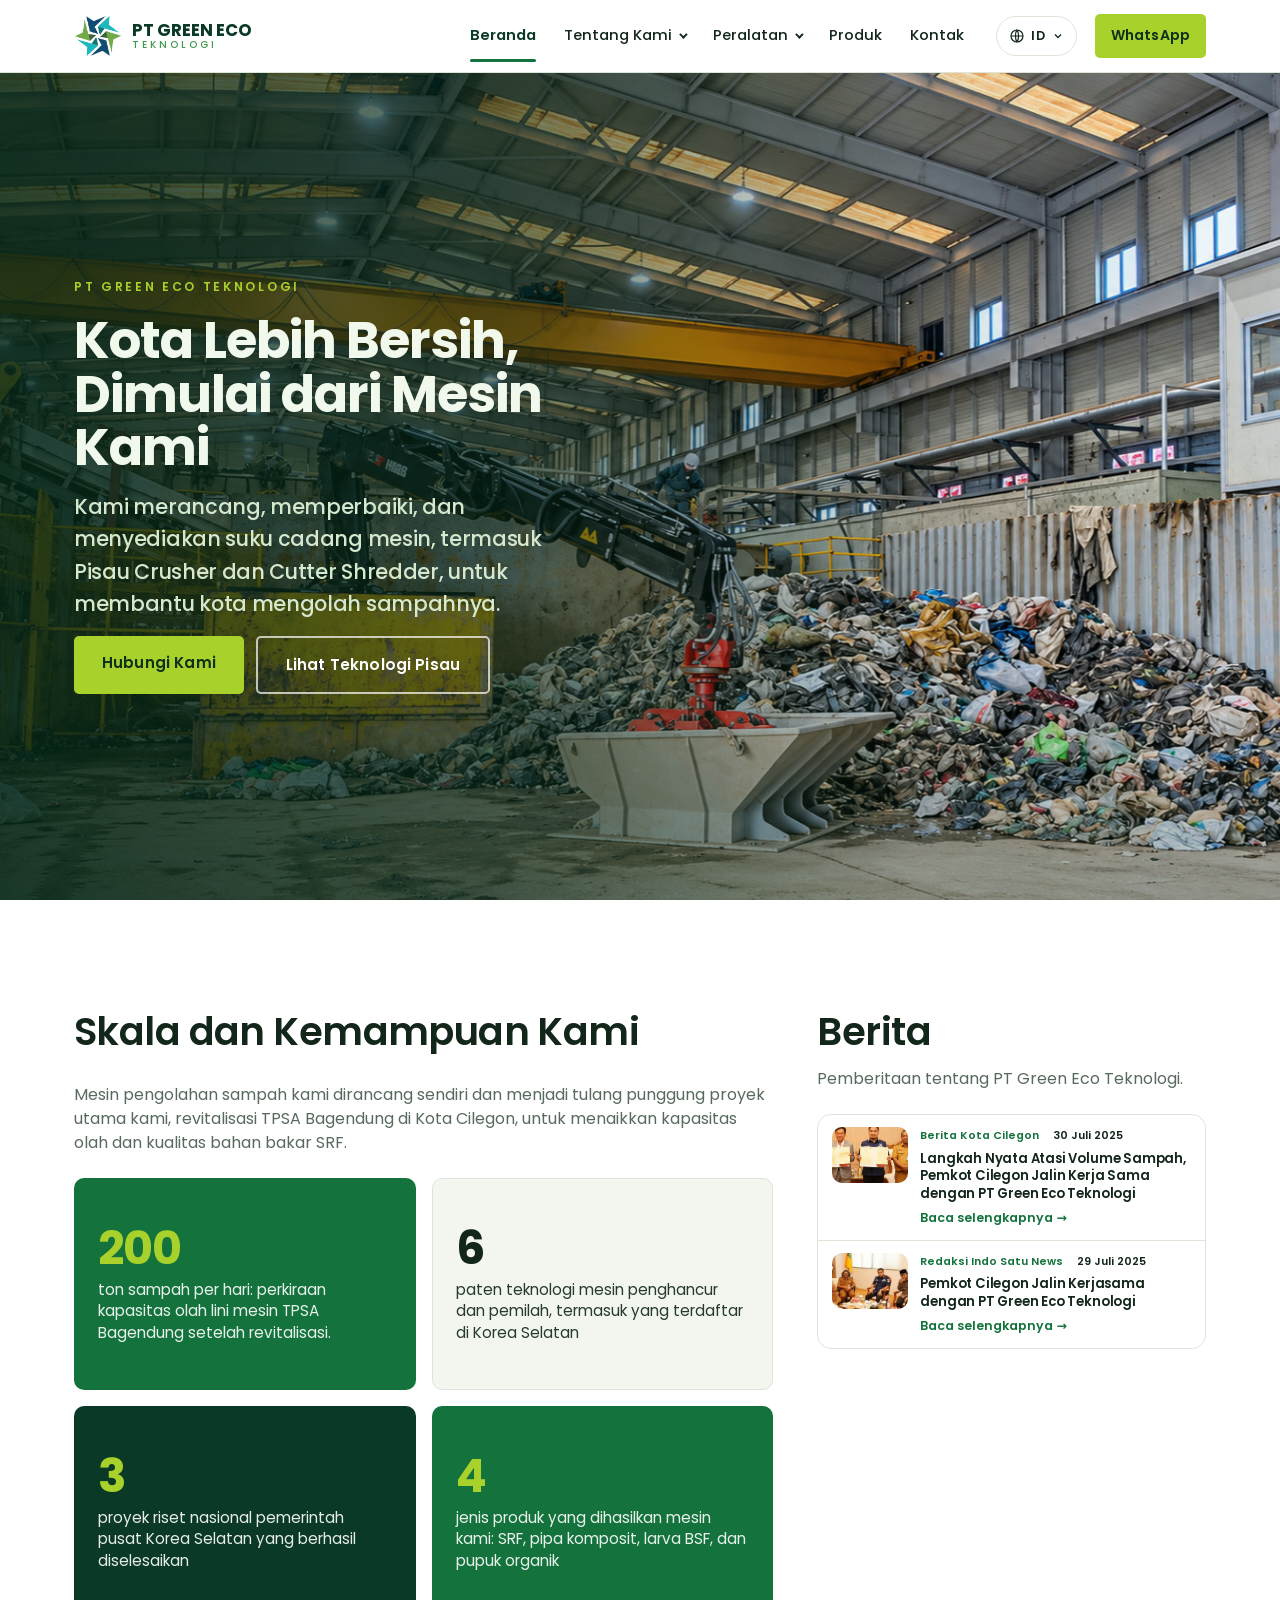
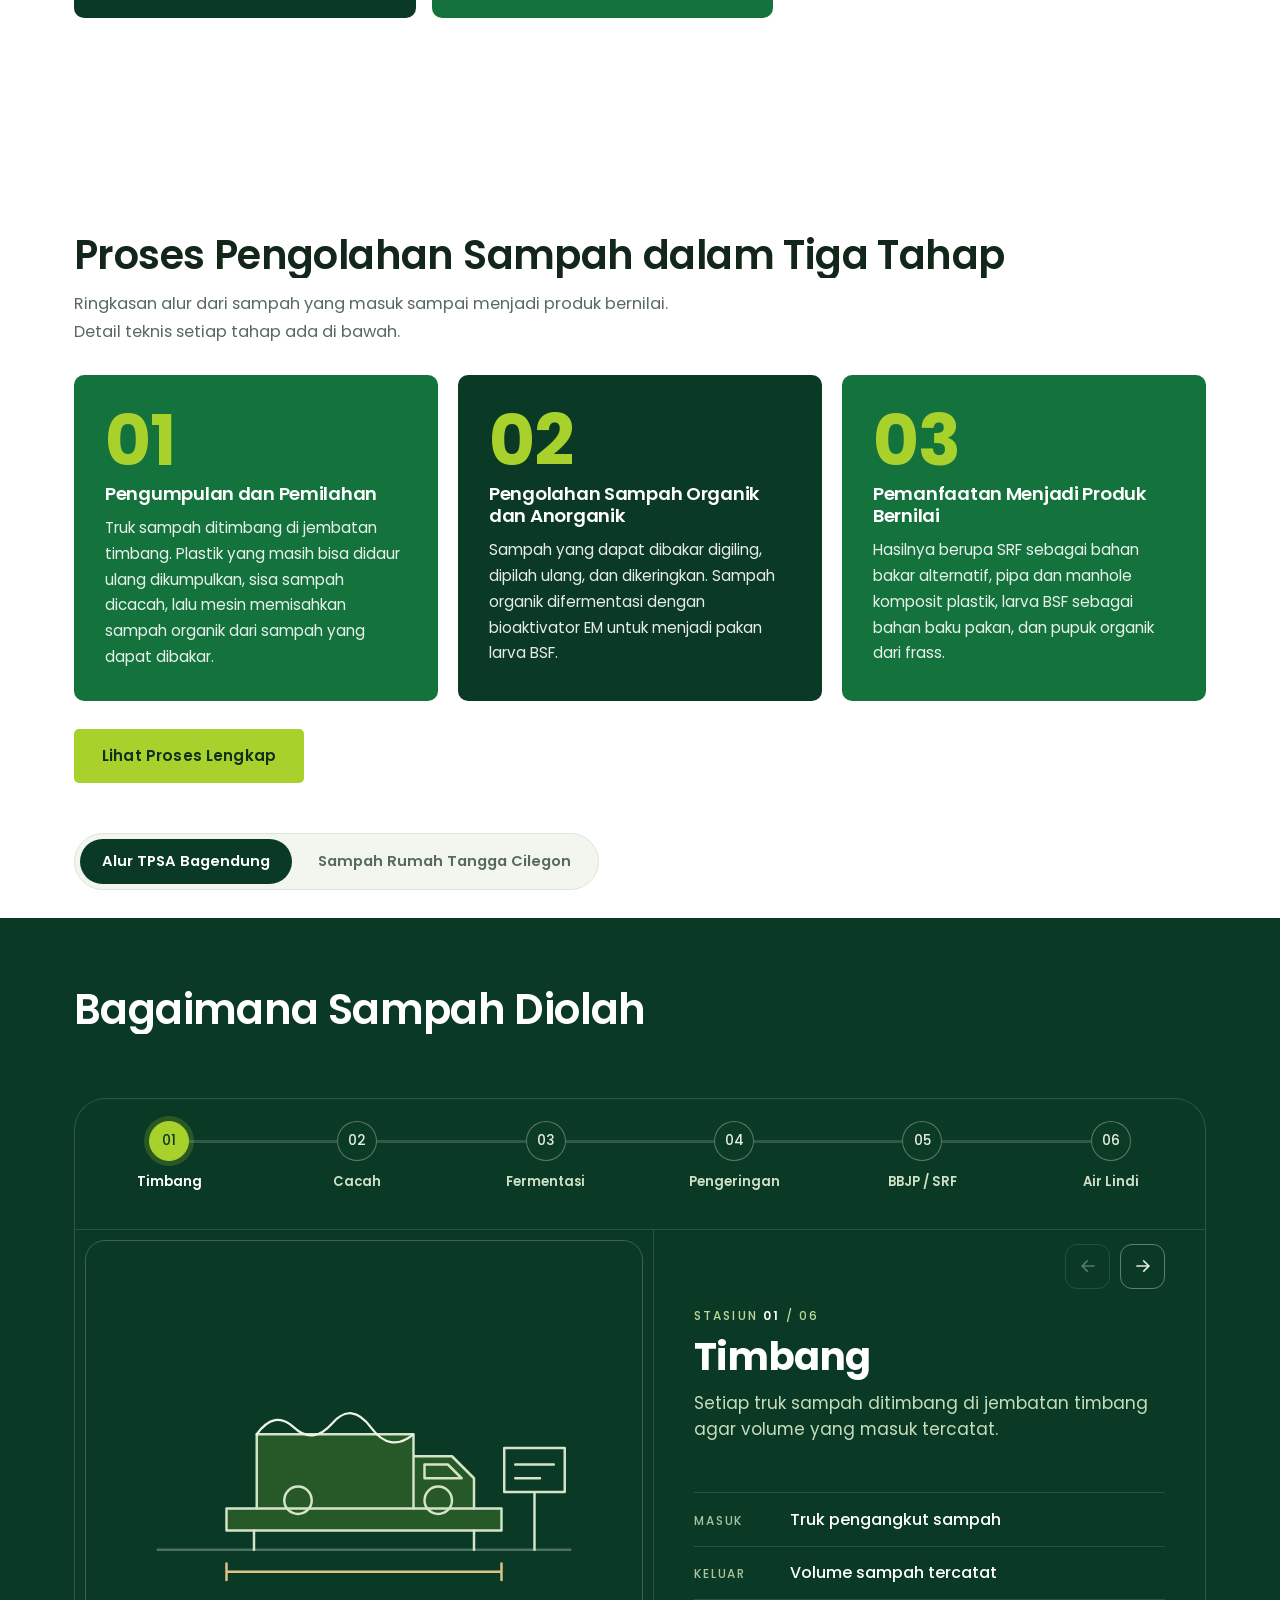
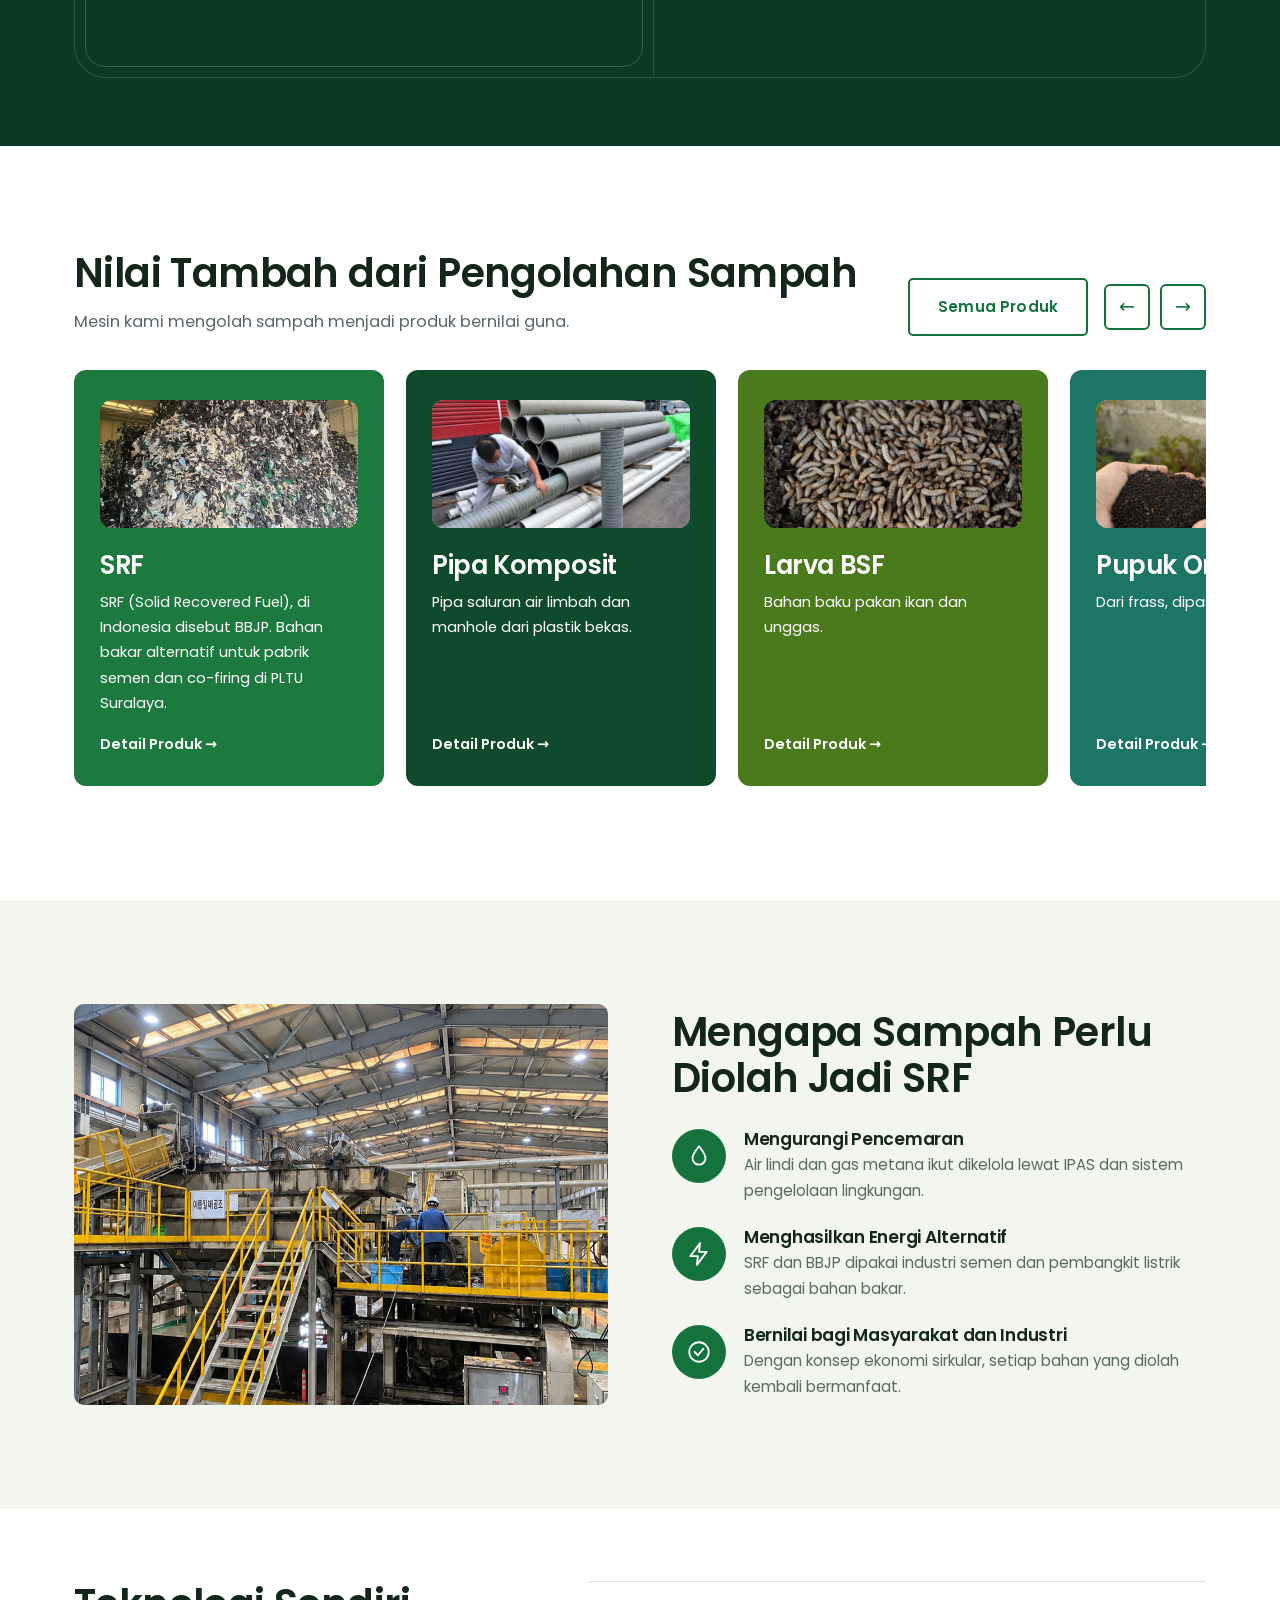
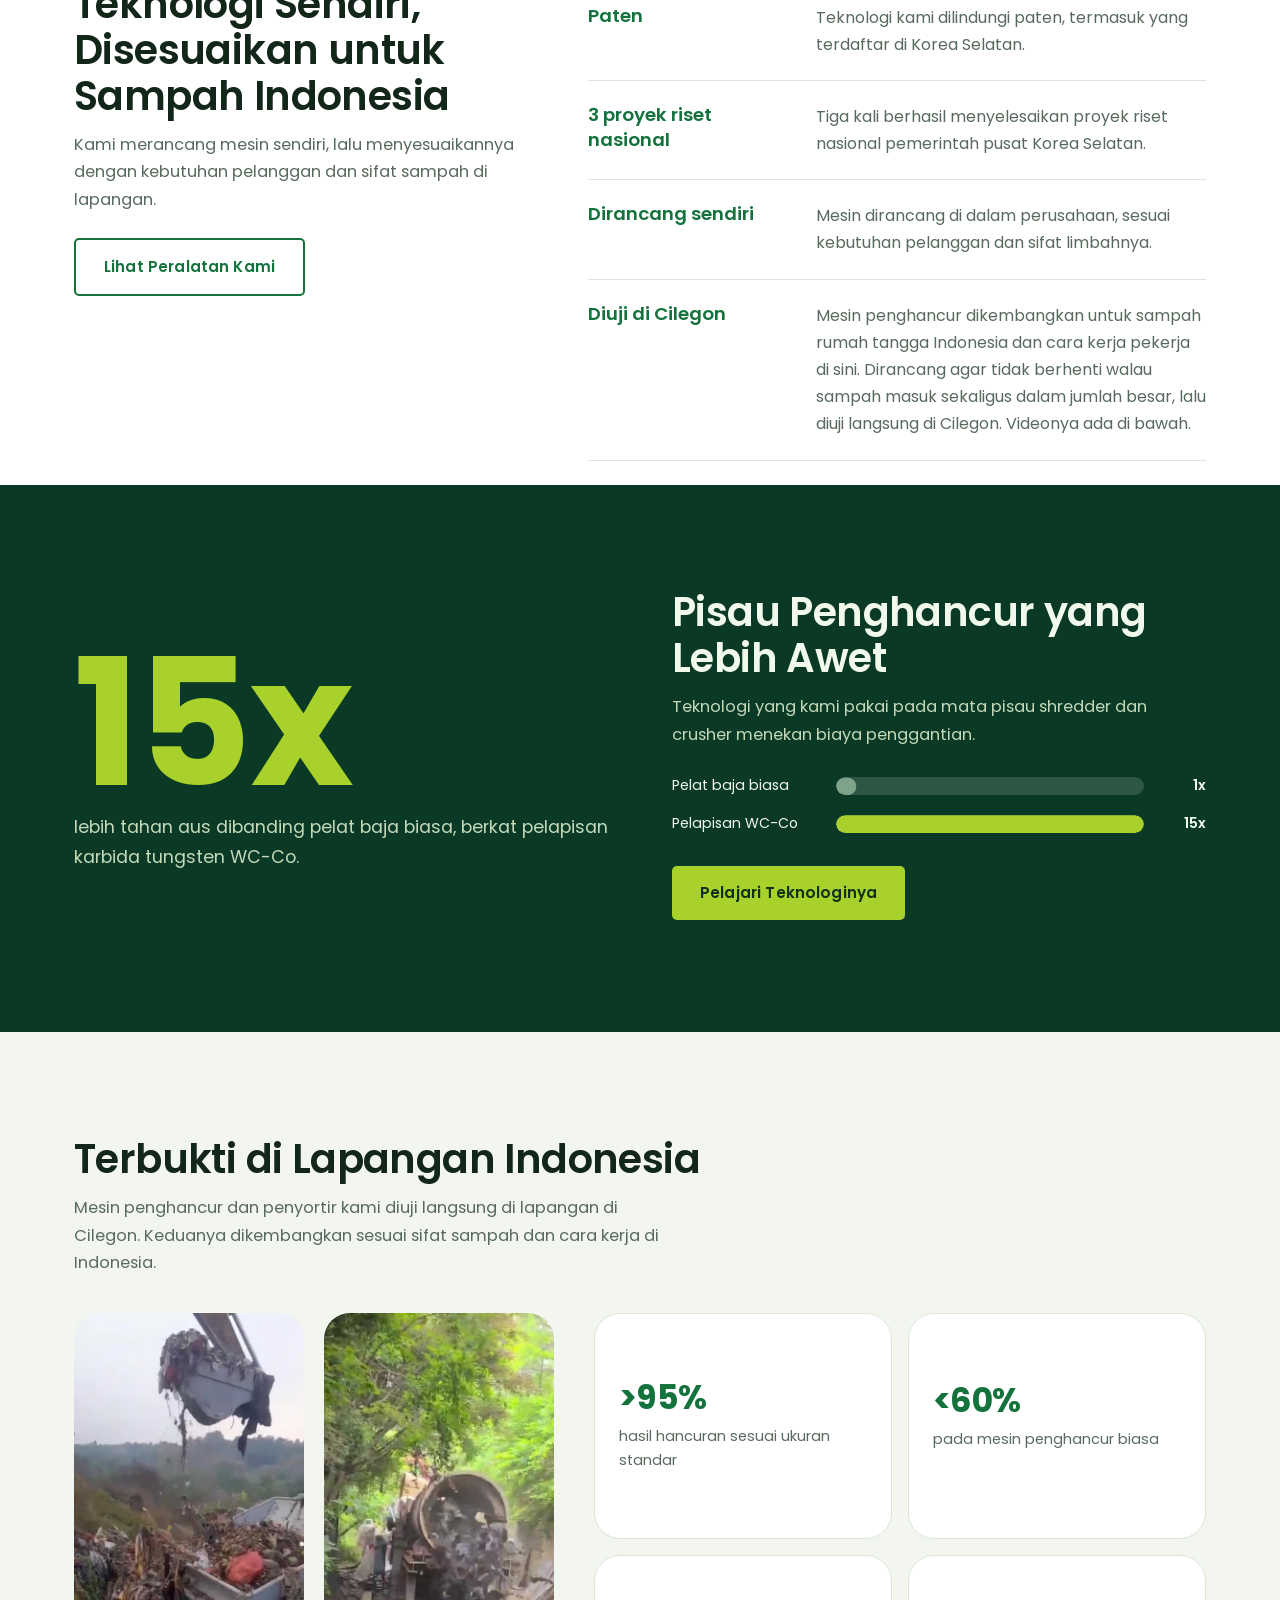
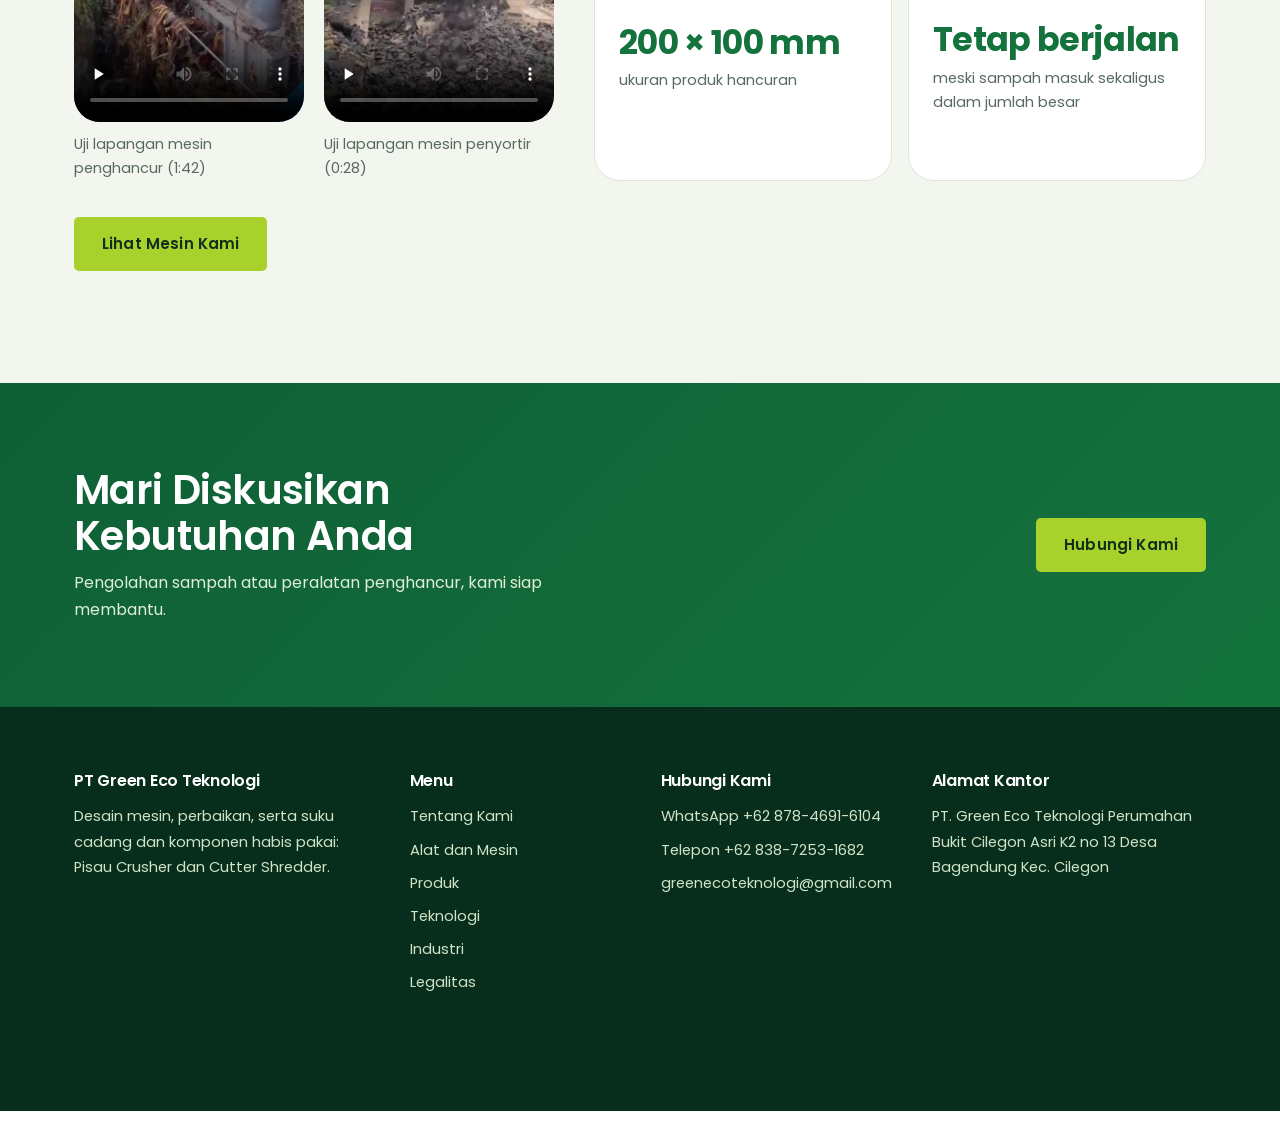
<file: index.html>
<!doctype html>
<html lang="id">
  <head>
    <meta charset="utf-8" />
    <meta
      name="viewport"
      content="width=device-width, initial-scale=1, viewport-fit=cover"
    />
    <title>
      PT Green Eco Teknologi | Desain Mesin, Perbaikan, dan Suku Cadang Crusher
      & Shredder
    </title>
    <meta
      name="description"
      content="Desain mesin, perbaikan, serta suku cadang dan komponen habis pakai. Penggantian dan pasokan Pisau Crusher dan Cutter Shredder. Konsultasi terbuka, Cilegon."
    />
    <meta name="robots" content="index, follow, max-image-preview:large" />
    <meta name="theme-color" content="#0f4a2a" />
    <meta name="color-scheme" content="light" />
    <link rel="canonical" href="https://greenecoteknologi.com/" />
    <link rel="icon" type="image/png" href="favicon.png" />
    <meta property="og:type" content="website" />
    <meta property="og:site_name" content="PT Green Eco Teknologi" />
    <meta property="og:locale" content="id_ID" />
    <meta
      property="og:title"
      content="PT Green Eco Teknologi | Desain Mesin, Perbaikan, dan Suku Cadang Crusher & Shredder"
    />
    <meta
      property="og:description"
      content="Desain mesin, perbaikan, serta suku cadang dan komponen habis pakai. Penggantian dan pasokan Pisau Crusher dan Cutter Shredder. Konsultasi terbuka, Cilegon."
    />
    <meta property="og:url" content="https://greenecoteknologi.com/" />
    <meta property="og:image" content="https://greenecoteknologi.com/og.jpg" />
    <meta property="og:image:width" content="1200" />
    <meta property="og:image:height" content="630" />
    <meta name="twitter:card" content="summary_large_image" />
    <meta
      name="twitter:title"
      content="PT Green Eco Teknologi | Desain Mesin, Perbaikan, dan Suku Cadang Crusher & Shredder"
    />
    <meta
      name="twitter:description"
      content="Desain mesin, perbaikan, serta suku cadang dan komponen habis pakai. Penggantian dan pasokan Pisau Crusher dan Cutter Shredder. Konsultasi terbuka, Cilegon."
    />
    <meta name="twitter:image" content="https://greenecoteknologi.com/og.jpg" />
    <link rel="preconnect" href="https://fonts.googleapis.com" />
    <link rel="preconnect" href="https://fonts.gstatic.com" crossorigin />
    <link
      href="https://fonts.googleapis.com/css2?family=Poppins:wght@400;500;600;700&display=swap"
      rel="stylesheet"
    />
    <link rel="preload" as="image" href="img/hero.jpg" fetchpriority="high" />
    <link rel="stylesheet" href="style.css" />
    <script type="application/ld+json">
      [
        {
          "@context": "https://schema.org",
          "@type": "Organization",
          "name": "PT Green Eco Teknologi",
          "url": "https://greenecoteknologi.com/",
          "logo": "https://greenecoteknologi.com/logo.png",
          "email": "greenecoteknologi@gmail.com",
          "telephone": "+62-838-7253-1682",
          "description": "PT Green Eco Teknologi bergerak di bidang desain mesin, perbaikan, serta penyediaan suku cadang dan komponen habis pakai. Penggantian dan pasokan Pisau Crusher dan Cutter Shredder.",
          "knowsAbout": [
            "Desain mesin",
            "Perbaikan mesin",
            "Suku cadang dan komponen habis pakai",
            "Pisau Crusher",
            "Cutter Shredder",
            "Teknologi pengolahan sampah"
          ],
          "address": {
            "@type": "PostalAddress",
            "streetAddress": "Perumahan Bukit Cilegon Asri K2 No. 13, Desa Bagendung",
            "addressLocality": "Cilegon",
            "addressRegion": "Banten",
            "addressCountry": "ID"
          },
          "geo": {
            "@type": "GeoCoordinates",
            "latitude": -6.049113,
            "longitude": 106.037613
          },
          "hasMap": "https://www.google.com/maps/search/?api=1&query=-6.049113,106.037613",
          "contactPoint": [
            {
              "@type": "ContactPoint",
              "contactType": "sales",
              "telephone": "+62-878-4691-6104",
              "availableLanguage": ["id", "en", "ko"]
            }
          ]
        },
        {
          "@context": "https://schema.org",
          "@type": "WebSite",
          "name": "PT Green Eco Teknologi",
          "url": "https://greenecoteknologi.com/",
          "inLanguage": "id"
        }
      ]
    </script>
  </head>
  <body data-p="beranda" data-pfx="">
    <div id="sp" aria-hidden="true"></div>
    <svg width="0" height="0" style="position: absolute" aria-hidden="true">
      <defs>
        <symbol id="s-fact" viewBox="0 0 600 420">
          <circle cx="480" cy="90" r="46" class="fd" opacity=".4" />
          <path d="M0 300Q120 230 240 290T480 270T600 290V420H0z" class="fb" />
          <path d="M0 345Q150 295 300 340T600 325V420H0z" class="fa" />
          <rect x="100" y="170" width="260" height="135" class="fd" />
          <path
            d="M100 170l43-42v42l43-42v42l43-42v42l43-42v42l43-42v42z"
            class="fw"
            opacity=".75"
          />
          <rect x="124" y="215" width="50" height="90" class="fb" />
          <rect x="196" y="210" width="134" height="36" rx="4" class="fc" />
          <rect x="206" y="262" width="114" height="14" class="fk" />
          <rect x="378" y="100" width="34" height="205" class="fd" />
          <rect x="374" y="94" width="42" height="12" class="fk" />
          <g class="fw">
            <circle class="puff" cx="395" cy="80" r="14" />
            <circle class="puff" cx="403" cy="80" r="12" />
            <circle class="puff" cx="389" cy="80" r="10" />
          </g>
          <path d="M360 290l125-72" stroke="#0b2e1a" stroke-width="10" />
          <rect
            x="400"
            y="236"
            width="16"
            height="12"
            class="fc"
            transform="rotate(-30 408 242)"
          />
          <rect
            x="442"
            y="212"
            width="16"
            height="12"
            class="fc"
            transform="rotate(-30 450 218)"
          />
          <rect x="452" y="322" width="110" height="40" rx="5" class="fw" />
          <rect x="522" y="304" width="40" height="30" rx="4" class="fc" />
          <circle cx="474" cy="366" r="12" class="fk" />
          <circle cx="542" cy="366" r="12" class="fk" />
          <rect x="62" y="300" width="8" height="42" class="fk" />
          <circle cx="66" cy="286" r="26" class="fb" />
          <rect x="560" y="268" width="8" height="34" class="fk" />
          <circle cx="564" cy="254" r="20" class="fb" />
        </symbol>
        <symbol id="s-truck" viewBox="0 0 480 400">
          <circle cx="380" cy="80" r="40" class="fd" opacity=".6" />
          <path d="M0 300Q140 240 260 290T480 270V400H0z" class="fb" />
          <path d="M0 340Q200 300 480 335V400H0z" class="fa" />
          <path
            d="M40 322l32-62 26 24 32-50 30 42 26-18 32 64z"
            class="fd"
            opacity=".8"
          />
          <rect x="290" y="250" width="140" height="66" rx="6" class="fa" />
          <rect x="408" y="270" width="52" height="46" rx="6" class="fc" />
          <rect x="300" y="226" width="34" height="26" rx="4" class="fb" />
          <rect x="344" y="214" width="40" height="38" rx="4" class="fc" />
          <circle cx="326" cy="320" r="15" class="fk" />
          <circle cx="430" cy="320" r="15" class="fk" />
        </symbol>
        <symbol id="s-shred" viewBox="0 0 400 300">
          <rect
            x="0"
            y="262"
            width="400"
            height="38"
            class="fk"
            opacity=".25"
          />
          <path d="M108 36h184l-42 84H150z" class="fb" />
          <rect x="118" y="120" width="164" height="96" rx="6" class="fa" />
          <circle cx="164" cy="168" r="32" class="fd" />
          <circle cx="236" cy="168" r="32" class="fd" />
          <g class="fc">
            <rect x="158" y="128" width="12" height="14" />
            <rect x="230" y="128" width="12" height="14" />
            <rect x="158" y="194" width="12" height="14" />
            <rect x="230" y="194" width="12" height="14" />
            <rect x="132" y="162" width="14" height="12" />
            <rect x="254" y="162" width="14" height="12" />
          </g>
          <rect x="296" y="150" width="62" height="54" rx="8" class="fy" />
          <rect x="104" y="216" width="192" height="30" class="fk" />
          <rect x="120" y="246" width="12" height="30" class="fk" />
          <rect x="268" y="246" width="12" height="30" class="fk" />
          <path d="M12 250l92-28v20l-92 28z" class="fb" />
          <g class="fc">
            <circle cx="40" cy="242" r="7" />
            <circle cx="66" cy="234" r="7" />
          </g>
        </symbol>
        <symbol id="s-dryer" viewBox="0 0 400 300">
          <rect
            x="0"
            y="268"
            width="400"
            height="32"
            class="fk"
            opacity=".25"
          />
          <g transform="rotate(-6 200 150)">
            <rect x="70" y="100" width="270" height="96" rx="48" class="fa" />
            <rect x="110" y="100" width="14" height="96" class="fc" />
            <rect x="250" y="100" width="14" height="96" class="fc" />
            <rect
              x="70"
              y="100"
              width="270"
              height="20"
              rx="10"
              class="fb"
              opacity=".6"
            />
          </g>
          <path d="M120 196l-20 76h40zM280 188l-20 84h40z" class="fk" />
          <rect x="14" y="140" width="52" height="70" rx="8" class="fb" />
          <circle cx="40" cy="175" r="12" class="fy" />
          <g
            fill="none"
            stroke="var(--c)"
            stroke-width="5"
            stroke-linecap="round"
          >
            <path d="M172 70q10-14 0-28q-10-14 0-28" />
            <path d="M212 62q10-14 0-28q-10-14 0-28" />
            <path d="M252 56q10-14 0-28" />
          </g>
        </symbol>
        <symbol id="s-pile" viewBox="0 0 400 300">
          <rect x="0" y="240" width="400" height="60" class="fk" opacity=".3" />
          <path d="M10 250Q80 120 190 250z" class="fa" />
          <path d="M120 250Q210 90 320 250z" class="fb" />
          <path d="M240 250Q310 140 395 250z" class="fa" />
          <g
            fill="none"
            stroke="var(--d)"
            stroke-width="5"
            stroke-linecap="round"
            opacity=".85"
          >
            <path d="M150 120q-10-14 0-28t0-28" />
            <path d="M220 90q-10-14 0-28t0-28" />
            <path d="M300 130q-10-14 0-28" />
          </g>
          <g class="fc">
            <circle cx="90" cy="215" r="6" />
            <circle cx="200" cy="190" r="6" />
            <circle cx="270" cy="220" r="6" />
            <circle cx="330" cy="225" r="5" />
          </g>
        </symbol>
        <symbol id="s-scale" viewBox="0 0 400 300">
          <rect
            x="0"
            y="262"
            width="400"
            height="38"
            class="fk"
            opacity=".25"
          />
          <rect x="30" y="232" width="260" height="30" rx="4" class="fk" />
          <rect x="50" y="170" width="150" height="62" rx="6" class="fw" />
          <rect x="200" y="186" width="56" height="46" rx="6" class="fc" />
          <circle cx="90" cy="236" r="14" class="fa" />
          <circle cx="228" cy="236" r="14" class="fa" />
          <rect x="310" y="80" width="64" height="182" rx="8" class="fa" />
          <rect x="320" y="94" width="44" height="30" rx="4" class="fc" />
          <rect x="322" y="140" width="40" height="6" class="fd" />
          <rect x="322" y="154" width="28" height="6" class="fd" />
          <path d="M60 150l14-20h50l14 20z" class="fb" opacity=".0" />
        </symbol>
        <symbol id="s-tank" viewBox="0 0 400 300">
          <rect
            x="0"
            y="258"
            width="400"
            height="42"
            class="fk"
            opacity=".25"
          />
          <rect x="40" y="110" width="130" height="150" class="fa" />
          <ellipse cx="105" cy="110" rx="65" ry="18" class="fb" />
          <rect x="210" y="70" width="150" height="190" class="fa" />
          <ellipse cx="285" cy="70" rx="75" ry="20" class="fb" />
          <g class="fc" opacity=".9">
            <rect x="40" y="196" width="130" height="64" />
            <rect x="210" y="190" width="150" height="70" />
          </g>
          <path
            d="M170 140h40M105 92V60h120V50"
            fill="none"
            stroke="#0b2e1a"
            stroke-width="8"
          />
          <g class="fd" opacity=".7">
            <rect x="62" y="130" width="10" height="50" rx="5" />
            <rect x="232" y="100" width="10" height="60" rx="5" />
          </g>
        </symbol>
      </defs>
    </svg>

    <div class="topbar">
      <div class="wrap">
        <span></span>
        <span
          ><a href="tel:+6283872531682">+62 838-7253-1682</a
          ><span class="sep">|</span
          ><a href="mailto:greenecoteknologi@gmail.com"
            >greenecoteknologi@gmail.com</a
          ></span
        >
      </div>
    </div>
    <header>
      <div class="wrap bar">
        <a
          class="brand"
          data-k="beranda"
          href="./"
          aria-label="PT Green Eco Teknologi, beranda"
        >
          <img
            class="brand-logo"
            src="logo.png"
            width="48"
            height="42"
            alt=""
            aria-hidden="true"
          />
          <span>PT GREEN ECO<small>TEKNOLOGI</small></span>
        </a>
        <button id="burger" aria-label="Buka menu" aria-expanded="false">
          <svg
            width="20"
            height="20"
            viewBox="0 0 24 24"
            fill="none"
            stroke="currentColor"
            stroke-width="2"
          >
            <path d="M3 7h18M3 12h18M3 17h18" />
          </svg>
        </button>
        <nav id="nav" aria-label="Menu utama">
          <ul>
            <li><a data-k="beranda" href="./">Beranda</a></li>
            <li class="dd">
              <button aria-haspopup="true">Tentang Kami</button>
              <ul class="sub">
                <li><a data-k="tentang" href="tentang/">Perusahaan</a></li>
                <li>
                  <a data-k="legalitas" href="legalitas/"
                    >Legalitas dan Sertifikasi</a
                  >
                </li>
              </ul>
            </li>
            <li class="dd">
              <button aria-haspopup="true">Peralatan</button>
              <ul class="sub">
                <li><a data-k="alat" href="alat/">Alat dan Mesin</a></li>
                <li><a data-k="teknologi" href="teknologi/">Teknologi</a></li>
                <li><a data-k="industri" href="industri/">Industri</a></li>
              </ul>
            </li>
            <li><a data-k="produk" href="produk/">Produk</a></li>
            <li><a data-k="kontak" href="kontak/">Kontak</a></li>
          </ul>
        </nav>
        <div class="lang">
          <button
            type="button"
            class="lg-cur"
            aria-haspopup="true"
            aria-expanded="false"
            aria-label="Language"
          >
            <svg
              width="16"
              height="16"
              viewBox="0 0 24 24"
              fill="none"
              stroke="currentColor"
              stroke-width="1.8"
              aria-hidden="true"
            >
              <circle cx="12" cy="12" r="9" />
              <path
                d="M3 12h18M12 3c3 3.2 3 14.8 0 18M12 3c-3 3.2-3 14.8 0 18"
              /></svg
            ><span id="lgc">ID</span
            ><svg
              class="cv"
              width="12"
              height="12"
              viewBox="0 0 24 24"
              fill="none"
              stroke="currentColor"
              stroke-width="2.5"
              aria-hidden="true"
            >
              <path d="M6 9l6 6 6-6" />
            </svg>
          </button>
          <ul class="lg-menu" role="list">
            <li>
              <button type="button" data-l="id" lang="id" aria-pressed="true">
                Bahasa Indonesia <small>ID</small>
              </button>
            </li>
            <li>
              <button type="button" data-l="en" lang="en" aria-pressed="false">
                English <small>EN</small>
              </button>
            </li>
            <li>
              <button type="button" data-l="ko" lang="ko" aria-pressed="false">
                한국어 <small>KO</small>
              </button>
            </li>
          </ul>
        </div>
        <a class="btn wa" href="https://wa.me/6287846916104">WhatsApp</a>
      </div>
    </header>

    <main id="main" tabindex="-1">
      <!-- BERANDA -->
      <div class="page on" data-p="beranda">
        <section class="hero">
          <div class="wrap">
            <div>
              <h1>Kota Lebih Bersih, Dimulai dari Mesin Kami</h1>
              <h2>
                Kami merancang, memperbaiki, dan menyediakan suku cadang mesin,
                termasuk Pisau Crusher dan Cutter Shredder, untuk membantu kota
                mengolah sampahnya.
              </h2>
              <div class="cta">
                <a class="btn" data-k="kontak" href="kontak/">Hubungi Kami</a
                ><a class="btn wl" data-k="teknologi" href="teknologi/"
                  >Lihat Teknologi Pisau</a
                >
              </div>
            </div>
            <div class="hv">
              <div class="frame hf">
                <img
                  class="ph"
                  data-i="hero"
                  src="img/hero.jpg"
                  alt="Fasilitas pengolahan sampah dengan crane grapple dan konveyor"
                  fetchpriority="high"
                />
              </div>
            </div>
          </div>
        </section>

        <section style="padding-bottom: 40px">
          <div class="wrap">
            <div class="sk-grid">
              <div class="sk-left">
                <div class="split">
                  <div class="rv">
                    <h2>Skala dan Kemampuan Kami</h2>
                  </div>
                  <p class="lede rv d1" style="margin: 0; max-width: none">
                    Mesin pengolahan sampah kami dirancang sendiri dan menjadi
                    tulang punggung proyek utama kami, revitalisasi TPSA
                    Bagendung di Kota Cilegon, untuk menaikkan kapasitas olah
                    dan kualitas bahan bakar SRF.
                  </p>
                </div>
                <div class="bento">
                  <div class="tile g span2 rv">
                    <div class="n"><span data-count="200">200</span></div>
                    <p style="font-size: 1.1rem">
                      ton sampah per hari: perkiraan kapasitas olah lini mesin
                      TPSA Bagendung setelah revitalisasi.
                    </p>
                  </div>
                  <div class="tile rv d1">
                    <div class="n"><span data-count="6">6</span></div>
                    <p>
                      paten teknologi mesin penghancur dan pemilah, termasuk
                      yang terdaftar di Korea Selatan
                    </p>
                  </div>
                  <div class="tile d rv d2">
                    <div class="n"><span data-count="3">3</span></div>
                    <p>
                      proyek riset nasional pemerintah pusat Korea Selatan yang
                      berhasil diselesaikan
                    </p>
                  </div>
                  <div class="tile g rv d1" style="grid-column: span 2">
                    <div class="n"><span data-count="4">4</span></div>
                    <p>
                      jenis produk yang dihasilkan mesin kami: SRF, pipa
                      komposit, larva BSF, dan pupuk organik
                    </p>
                  </div>
                </div>
              </div>
              <aside class="sk-right" aria-labelledby="press-h">
                <h2 id="press-h" class="rv">Berita</h2>
                <p
                  class="lede rv d1"
                  style="margin: 16px 0 0; font-size: 0.95rem"
                >
                  Pemberitaan tentang PT Green Eco Teknologi.
                </p>
                <div class="news-list">
                  <a
                    class="ni rv"
                    href="https://berita.cilegon.go.id/baca/Langkah-Nyata-Atasi-Volume-Sampah,-Pemkot-Cilegon-Jalin-Kerja-Sama-dengan-PT-Green-Eco-Teknologi/20261029/MTIwNjM4"
                    target="_blank"
                    rel="noopener"
                  >
                    <img
                      class="ni-img"
                      src="img/berita-kerja-sama.jpg"
                      alt="Foto dari berita: tiga orang memegang dokumen kerja sama Pemkot Cilegon dengan PT Green Eco Teknologi"
                      loading="lazy"
                    />
                    <div class="ni-body">
                      <div class="ni-meta">
                        <span class="ni-src">Berita Kota Cilegon</span
                        ><time datetime="2025-07-30">30 Juli 2025</time>
                      </div>
                      <h3>
                        Langkah Nyata Atasi Volume Sampah, Pemkot Cilegon Jalin
                        Kerja Sama dengan PT Green Eco Teknologi
                      </h3>
                      <span class="ni-more">Baca selengkapnya →</span>
                    </div>
                  </a>
                  <a
                    class="ni rv"
                    href="https://indosatunews.com/pemkot-cilegon-jalin-kerjasama-dengan-pt-green-eco-teknologi/"
                    target="_blank"
                    rel="noopener"
                  >
                    <img
                      class="ni-img"
                      src="img/berita-indosatunews.jpg"
                      alt="Foto dari berita: pertemuan di ruang kerja, beberapa orang duduk berbincang"
                      loading="lazy"
                    />
                    <div class="ni-body">
                      <div class="ni-meta">
                        <span class="ni-src">Redaksi Indo Satu News</span
                        ><time datetime="2025-07-29">29 Juli 2025</time>
                      </div>
                      <h3>
                        Pemkot Cilegon Jalin Kerjasama dengan PT Green Eco
                        Teknologi
                      </h3>
                      <span class="ni-more">Baca selengkapnya →</span>
                    </div>
                  </a>
                </div>
              </aside>
            </div>
          </div>
        </section>

        <section class="ps-sum" id="ringkasan-proses" style="padding-bottom: 0">
          <div class="wrap">
            <h2 class="rv">Proses Pengolahan Sampah dalam Tiga Tahap</h2>
            <p class="lede rv">
              Ringkasan alur dari sampah yang masuk sampai menjadi produk
              bernilai. Detail teknis setiap tahap ada di bawah.
            </p>
            <div class="ps3">
              <div class="tile g rv">
                <div class="n">01</div>
                <h3>Pengumpulan dan Pemilahan</h3>
                <p>
                  Truk sampah ditimbang di jembatan timbang. Plastik yang masih
                  bisa didaur ulang dikumpulkan, sisa sampah dicacah, lalu mesin
                  memisahkan sampah organik dari sampah yang dapat dibakar.
                </p>
              </div>
              <div class="tile d rv d1">
                <div class="n">02</div>
                <h3>Pengolahan Sampah Organik dan Anorganik</h3>
                <p>
                  Sampah yang dapat dibakar digiling, dipilah ulang, dan
                  dikeringkan. Sampah organik difermentasi dengan bioaktivator
                  EM untuk menjadi pakan larva BSF.
                </p>
              </div>
              <div class="tile g rv d2">
                <div class="n">03</div>
                <h3>Pemanfaatan Menjadi Produk Bernilai</h3>
                <p>
                  Hasilnya berupa SRF sebagai bahan bakar alternatif, pipa dan
                  manhole komposit plastik, larva BSF sebagai bahan baku pakan,
                  dan pupuk organik dari frass.
                </p>
              </div>
            </div>
            <div class="rv" style="margin: 28px 0 34px">
              <a class="btn" href="#proses-lengkap">Lihat Proses Lengkap</a>
            </div>
          </div>
        </section>

        <div class="hh-tabbar" id="proses-lengkap">
          <div class="wrap">
            <div
              class="hh-tabs"
              role="tablist"
              aria-label="Pilih alur pengolahan"
            >
              <button
                type="button"
                role="tab"
                id="hh-ta"
                aria-selected="true"
                aria-controls="pfd-sec"
              >
                Alur TPSA Bagendung</button
              ><button
                type="button"
                role="tab"
                id="hh-tb"
                aria-selected="false"
                aria-controls="metode-cilegon"
              >
                Sampah Rumah Tangga Cilegon
              </button>
            </div>
          </div>
        </div>
        <section id="pfd-sec" class="proc pfd-sec" style="margin-top: 40px">
          <div class="wrap">
            <h2 class="rv">Bagaimana Sampah Diolah</h2>
            <p class="lede rv">
              Klik tiap tahap untuk melihat apa yang terjadi di TPSA Bagendung.
            </p>
            <div class="pfd" id="pfd"></div>
          </div>
        </section>

        <!-- METODE PENGOLAHAN SAMPAH RUMAH TANGGA CILEGON -->
        <div id="metode-cilegon">
          <section
            class="proc pfd-sec cf-sec"
            aria-labelledby="hh-h"
            style="margin-top: 40px"
          >
            <div class="wrap">
              <h2 class="rv" id="hh-h">
                Dari Sampah Rumah Tangga Cilegon Menjadi Empat Produk
              </h2>
              <p class="lede rv">
                Sampah rumah tangga dipilah, dicacah, dan digiling secara
                bertahap. Plastik, bahan bakar, dan sisa makanan masing-masing
                mengalir ke jalur pengolahannya sendiri.
              </p>
              <div class="pfd cf" id="cfd"></div>
              <div class="cf-src" hidden>
                <h3 class="hh-lab rv">
                  Tahap awal: pengumpulan, pencacahan, dan pemilahan
                </h3>
                <ol class="hh-stem">
                  <li class="hh-c rv">
                    <div class="hh-i">
                      <svg
                        class="hh-s"
                        viewBox="0 0 160 110"
                        aria-hidden="true"
                        focusable="false"
                      >
                        <path class="s" d="M8 96H152" />
                        <rect
                          class="a f1"
                          x="10"
                          y="68"
                          width="140"
                          height="13"
                          rx="6.5"
                        />
                        <circle class="a f3" cx="20" cy="74.5" r="4" />
                        <circle class="a f3" cx="140" cy="74.5" r="4" />
                        <path class="s" d="M30 81V96M130 81V96" />
                        <rect
                          class="a f2"
                          x="30"
                          y="46"
                          width="12"
                          height="22"
                          rx="3"
                        />
                        <rect
                          class="a f2"
                          x="33"
                          y="39"
                          width="6"
                          height="7"
                          rx="1.5"
                        />
                        <path
                          class="a f1"
                          d="M52 68c-4-10 0-18 8-20 8 2 12 10 8 20z"
                        />
                        <rect
                          class="a f4"
                          x="112"
                          y="52"
                          width="12"
                          height="16"
                          rx="3"
                        />
                        <circle class="a f1" cx="90" cy="26" r="8" />
                        <path
                          class="a f3"
                          d="M76 62c0-14 5-24 14-24s14 10 14 24z"
                        />
                        <path class="a" d="M98 46l10 12" />
                      </svg>
                    </div>
                    <div class="hh-t">
                      <span class="hh-n">01</span>
                      <h4>Pengumpulan Plastik</h4>
                      <p>
                        Plastik yang masih bisa didaur ulang diletakkan di ban
                        berjalan datar, lalu dipilah dan dikumpulkan secara
                        manual oleh tenaga kerja.
                      </p>
                    </div>
                  </li>
                  <li class="hh-c rv">
                    <div class="hh-i">
                      <svg
                        class="hh-s"
                        viewBox="0 0 160 110"
                        aria-hidden="true"
                        focusable="false"
                      >
                        <path class="s" d="M8 96H152" />
                        <path class="s" d="M70 10l5 8M88 6l-4 9M100 14l-6 5" />
                        <path class="a f1" d="M42 24H118L98 52H62z" />
                        <rect
                          class="a f3"
                          x="54"
                          y="52"
                          width="52"
                          height="30"
                          rx="5"
                        />
                        <circle class="a f1" cx="70" cy="67" r="9" />
                        <circle class="a f1" cx="92" cy="67" r="9" />
                        <path
                          class="s"
                          d="M70 58v18M61 67h18M92 58v18M83 67h18"
                        />
                        <path class="a f2" d="M34 96Q80 72 126 96z" />
                      </svg>
                    </div>
                    <div class="hh-t">
                      <span class="hh-n">02</span>
                      <h4>Pencacahan</h4>
                      <p>
                        Sisa sampah rumah tangga dicacah sampai ukuran tertentu
                        sesuai kebutuhan proses berikutnya.
                      </p>
                    </div>
                  </li>
                  <li class="hh-c rv">
                    <div class="hh-i">
                      <svg
                        class="hh-s"
                        viewBox="0 0 160 110"
                        aria-hidden="true"
                        focusable="false"
                      >
                        <path class="s" d="M80 4V16M75 11l5 5 5-5" />
                        <rect
                          class="a f1"
                          x="48"
                          y="18"
                          width="64"
                          height="34"
                          rx="6"
                        />
                        <circle class="a f3" cx="68" cy="35" r="8" />
                        <circle class="a f3" cx="92" cy="35" r="8" />
                        <path class="a" d="M62 52L40 78M98 52L120 78" />
                        <rect
                          class="a f2"
                          x="14"
                          y="78"
                          width="40"
                          height="18"
                          rx="4"
                        />
                        <rect
                          class="a f4"
                          x="106"
                          y="78"
                          width="40"
                          height="18"
                          rx="4"
                        />
                        <path
                          class="a f1"
                          d="M28 91c0-7 5-10 12-10 0 7-5 10-12 10zM28 91l6-5"
                        />
                        <path
                          class="a f2"
                          d="M126 92c-4 0-6-3-6-6 0-4 6-8 6-8s6 4 6 8c0 3-2 6-6 6z"
                        />
                      </svg>
                    </div>
                    <div class="hh-t">
                      <span class="hh-n">03</span>
                      <h4>Pemilahan Tahap Pertama</h4>
                      <p>
                        Mesin memisahkan sampah organik, seperti sisa makanan
                        dan sayuran, dari sampah yang dapat dibakar. Keduanya
                        keluar otomatis lewat jalur berbeda.
                      </p>
                    </div>
                  </li>
                </ol>
                <svg
                  class="hh-fork"
                  viewBox="0 0 1000 56"
                  preserveAspectRatio="none"
                  aria-hidden="true"
                  focusable="false"
                >
                  <path
                    d="M500 0V20Q500 28 492 28H268Q250 28 250 44V56M500 20Q500 28 508 28H732Q750 28 750 44V56"
                    fill="none"
                    stroke="var(--green)"
                    stroke-width="2.5"
                    stroke-linecap="round"
                    vector-effect="non-scaling-stroke"
                  />
                </svg>
                <div class="hh-lanes">
                  <div class="hh-lane">
                    <div class="hh-lh rv">
                      <h3>Jalur sampah yang dapat dibakar</h3>
                      <span>Hasil: SRF</span>
                    </div>
                    <ol class="hh-col" start="4">
                      <li class="hh-c rv">
                        <div class="hh-i">
                          <svg
                            class="hh-s"
                            viewBox="0 0 160 110"
                            aria-hidden="true"
                            focusable="false"
                          >
                            <path class="s" d="M8 96H152" />
                            <path class="a f1" d="M46 8H114L98 38H62z" />
                            <rect
                              class="a f3"
                              x="30"
                              y="38"
                              width="100"
                              height="34"
                              rx="9"
                            />
                            <circle class="a f1" cx="80" cy="55" r="13" />
                            <circle class="a f1" cx="52" cy="55" r="6" />
                            <circle class="a f1" cx="108" cy="55" r="6" />
                            <path
                              class="s"
                              d="M80 42v26M67 55h26M73 46l14 18M87 46L73 64"
                            />
                            <g class="a f2">
                              <rect
                                x="38"
                                y="78"
                                width="12"
                                height="9"
                                rx="1.5"
                              />
                              <rect
                                x="56"
                                y="78"
                                width="12"
                                height="9"
                                rx="1.5"
                              />
                              <rect
                                x="74"
                                y="78"
                                width="12"
                                height="9"
                                rx="1.5"
                              />
                              <rect
                                x="92"
                                y="78"
                                width="12"
                                height="9"
                                rx="1.5"
                              />
                              <rect
                                x="110"
                                y="78"
                                width="12"
                                height="9"
                                rx="1.5"
                              />
                            </g>
                            <path class="s" d="M38 92H122M38 89v6M122 89v6" />
                          </svg>
                        </div>
                        <div class="hh-t">
                          <span class="hh-n">04</span>
                          <h4>Penggilingan</h4>
                          <p>
                            Sampah yang dapat dibakar digiling sampai ukurannya
                            seragam, kurang dari 100 mm.
                          </p>
                        </div>
                      </li>
                      <li class="hh-c rv">
                        <div class="hh-i">
                          <svg
                            class="hh-s"
                            viewBox="0 0 160 110"
                            aria-hidden="true"
                            focusable="false"
                          >
                            <path class="s" d="M8 96H152" />
                            <g transform="rotate(-9 70 50)">
                              <rect
                                class="a f1"
                                x="22"
                                y="30"
                                width="92"
                                height="38"
                                rx="16"
                              />
                              <path
                                class="s"
                                d="M42 32v34M60 32v34M78 32v34M96 32v34M24 49H112"
                              />
                            </g>
                            <path
                              class="a w"
                              d="M32 80c-3 5-5 7-5 10a5 5 0 0010 0c0-3-2-5-5-10z"
                            />
                            <path
                              class="a w"
                              d="M52 82c-3 5-5 7-5 10a5 5 0 0010 0c0-3-2-5-5-10z"
                            />
                            <circle class="a f4" cx="84" cy="84" r="3.5" />
                            <circle class="a f4" cx="96" cy="90" r="3" />
                            <path class="s" d="M118 50h24M136 44l6 6-6 6" />
                            <g class="a f2">
                              <rect
                                x="124"
                                y="64"
                                width="10"
                                height="8"
                                rx="1.5"
                              />
                              <rect
                                x="138"
                                y="64"
                                width="10"
                                height="8"
                                rx="1.5"
                              />
                            </g>
                          </svg>
                        </div>
                        <div class="hh-t">
                          <span class="hh-n">05</span>
                          <h4>Pemilahan Tahap Kedua</h4>
                          <p>
                            Sisa bahan organik dan kadar air dalam sampah hasil
                            gilingan dipisahkan dan dikeluarkan secara otomatis.
                          </p>
                        </div>
                      </li>
                      <li class="hh-c rv">
                        <div class="hh-i">
                          <svg
                            class="hh-s"
                            viewBox="0 0 160 110"
                            aria-hidden="true"
                            focusable="false"
                          >
                            <path class="s" d="M8 96H152" />
                            <rect
                              class="a f3"
                              x="14"
                              y="34"
                              width="74"
                              height="46"
                              rx="6"
                            />
                            <path
                              class="a h"
                              d="M30 28c-4-5 4-8 0-13M46 28c-4-5 4-8 0-13M62 28c-4-5 4-8 0-13"
                            />
                            <path class="s" d="M26 70H76M26 58H76M26 46H76" />
                            <path class="s" d="M88 62H100M96 56l6 6-6 6" />
                            <rect
                              class="a f2"
                              x="104"
                              y="60"
                              width="34"
                              height="26"
                              rx="3"
                            />
                            <path
                              class="s"
                              d="M104 69H138M104 78H138M115 60v26M127 60v26"
                            />
                            <rect
                              class="a f1"
                              x="120"
                              y="24"
                              width="12"
                              height="30"
                              rx="2"
                            />
                            <path class="a" d="M118 24h16" />
                          </svg>
                        </div>
                        <div class="hh-t">
                          <span class="hh-n">06</span>
                          <h4>Produksi SRF</h4>
                          <p>
                            Sampah dikeringkan sampai kadar airnya sesuai
                            spesifikasi. Hasilnya, SRF (Solid Recovered Fuel),
                            dijual ke pabrik semen sebagai bahan bakar
                            alternatif.
                          </p>
                        </div>
                      </li>
                    </ol>
                  </div>
                  <div class="hh-lane">
                    <div class="hh-lh rv">
                      <h3>Jalur sampah organik</h3>
                      <span>Hasil: larva BSF dan pupuk organik</span>
                    </div>
                    <ol class="hh-col" start="7">
                      <li class="hh-c rv">
                        <div class="hh-i">
                          <svg
                            class="hh-s"
                            viewBox="0 0 160 110"
                            aria-hidden="true"
                            focusable="false"
                          >
                            <path class="s" d="M8 96H152" />
                            <circle class="a f4" cx="52" cy="22" r="8" />
                            <path class="a f2" d="M80 14l10 4-6 12-8-6z" />
                            <path
                              class="a f1"
                              d="M108 28c0-9 5-14 14-14 0 9-5 14-14 14z"
                            />
                            <path
                              class="s"
                              d="M62 30l8 12M88 32l-4 10M110 30l-8 12"
                            />
                            <path
                              class="a f1"
                              d="M34 42H126L120 90Q119 94 114 94H46Q41 94 40 90z"
                            />
                            <path
                              class="a f2"
                              d="M37.5 64H122.5L120 90Q119 94 114 94H46Q41 94 40 90z"
                            />
                            <circle class="a f1" cx="62" cy="76" r="3" />
                            <circle class="a f1" cx="82" cy="82" r="3.5" />
                            <circle class="a f1" cx="102" cy="74" r="3" />
                            <circle class="a f1" cx="92" cy="86" r="2.5" />
                            <path class="s" d="M30 42H130" />
                          </svg>
                        </div>
                        <div class="hh-t">
                          <span class="hh-n">07</span>
                          <h4>Fermentasi Sampah Organik</h4>
                          <p>
                            Sisa makanan dan sayuran diolah sampai ukuran
                            sesuai, diberi bioaktivator seperti EM (Effective
                            Microorganisms), lalu kadar airnya diatur agar cocok
                            untuk pakan larva.
                          </p>
                        </div>
                      </li>
                      <li class="hh-c rv">
                        <div class="hh-i">
                          <svg
                            class="hh-s"
                            viewBox="0 0 160 110"
                            aria-hidden="true"
                            focusable="false"
                          >
                            <path class="s" d="M8 96H152" />
                            <ellipse
                              class="a f1"
                              cx="112"
                              cy="26"
                              rx="6"
                              ry="9"
                              transform="rotate(20 112 26)"
                            />
                            <ellipse
                              class="a f1"
                              cx="132"
                              cy="22"
                              rx="5"
                              ry="10"
                              transform="rotate(-25 132 22)"
                            />
                            <ellipse
                              class="a f3"
                              cx="122"
                              cy="34"
                              rx="6"
                              ry="11"
                            />
                            <circle class="a f3" cx="122" cy="20" r="4" />
                            <path
                              class="a f1"
                              d="M14 64H146V84Q146 94 136 94H24Q14 94 14 84z"
                            />
                            <path class="a f3" d="M15 66H145V80Q80 70 15 80z" />
                            <g transform="translate(26 52) rotate(-8)">
                              <rect
                                class="a f2"
                                width="22"
                                height="9"
                                rx="4.5"
                              />
                              <path class="s" d="M7 1V8M12 1V8M17 1V8" />
                            </g>
                            <g transform="translate(56 48) rotate(6)">
                              <rect
                                class="a f2"
                                width="22"
                                height="9"
                                rx="4.5"
                              />
                              <path class="s" d="M7 1V8M12 1V8M17 1V8" />
                            </g>
                            <g transform="translate(84 53) rotate(-4)">
                              <rect
                                class="a f2"
                                width="22"
                                height="9"
                                rx="4.5"
                              />
                              <path class="s" d="M7 1V8M12 1V8M17 1V8" />
                            </g>
                            <g transform="translate(40 66) rotate(10)">
                              <rect
                                class="a f2"
                                width="22"
                                height="9"
                                rx="4.5"
                              />
                              <path class="s" d="M7 1V8M12 1V8M17 1V8" />
                            </g>
                            <g transform="translate(70 66) rotate(-6)">
                              <rect
                                class="a f2"
                                width="22"
                                height="9"
                                rx="4.5"
                              />
                              <path class="s" d="M7 1V8M12 1V8M17 1V8" />
                            </g>
                            <g transform="translate(104 60) rotate(12)">
                              <rect
                                class="a f2"
                                width="22"
                                height="9"
                                rx="4.5"
                              />
                              <path class="s" d="M7 1V8M12 1V8M17 1V8" />
                            </g>
                          </svg>
                        </div>
                        <div class="hh-t">
                          <span class="hh-n">08</span>
                          <h4>Budidaya Larva BSF</h4>
                          <p>
                            Sampah organik hasil fermentasi menjadi pakan larva
                            BSF (Black Soldier Fly). Larvanya dimanfaatkan
                            sebagai bahan baku pakan ikan dan unggas, sesuai
                            standar keamanan dan mutu pakan.
                          </p>
                        </div>
                      </li>
                      <li class="hh-c rv">
                        <div class="hh-i">
                          <svg
                            class="hh-s"
                            viewBox="0 0 160 110"
                            aria-hidden="true"
                            focusable="false"
                          >
                            <path class="s" d="M8 96H152" />
                            <path
                              class="a f2"
                              d="M80 34C80 22 72 16 62 16c0 10 6 18 18 18zM80 34C80 22 88 14 100 14c0 12-8 20-20 20z"
                            />
                            <path class="s" d="M80 34V44" />
                            <path
                              class="a f1"
                              d="M50 50Q50 42 58 42H102Q110 42 110 50L114 88Q114 95 107 95H53Q46 95 46 88z"
                            />
                            <path class="a" d="M52 50H108" />
                            <path
                              class="a f3"
                              d="M80 82c-8 0-12-5-12-11 8-1 14 3 14 9 0-6 4-10 12-9 0 6-4 11-14 11z"
                            />
                            <path
                              class="a f4"
                              d="M14 96Q30 80 46 96zM114 96Q130 82 146 96z"
                            />
                          </svg>
                        </div>
                        <div class="hh-t">
                          <span class="hh-n">09</span>
                          <h4>Pupuk Organik dari Frass</h4>
                          <p>
                            Frass, residu budidaya larva BSF, dimatangkan dan
                            dikeringkan, lalu dipasok ke petani sebagai pupuk
                            organik.
                          </p>
                        </div>
                      </li>
                    </ol>
                  </div>
                </div>
              </div>
            </div>
          </section>
          <section class="hh cf-outsec">
            <div class="wrap">
              <div class="hh-out">
                <h3 class="rv">Empat Produk Akhir</h3>
                <ul class="hh-og">
                  <li class="hh-o rv">
                    <div class="hh-i">
                      <svg
                        class="hh-s"
                        viewBox="0 0 160 110"
                        aria-hidden="true"
                        focusable="false"
                      >
                        <path class="s" d="M8 96H152" />
                        <rect
                          class="a f3"
                          x="10"
                          y="52"
                          width="88"
                          height="28"
                          rx="5"
                        />
                        <path
                          class="s"
                          d="M26 52v28M42 52v28M58 52v28M74 52v28M90 52v28"
                        />
                        <ellipse class="a f1" cx="98" cy="66" rx="7" ry="14" />
                        <ellipse class="a f1" cx="124" cy="44" rx="24" ry="9" />
                        <path class="a f3" d="M100 44V90Q124 100 148 90V44" />
                        <ellipse
                          class="a f2"
                          cx="124"
                          cy="44"
                          rx="16"
                          ry="5.5"
                        />
                      </svg>
                    </div>
                    <span class="hh-b">Dari tahap 1</span>
                    <h4>Pipa dan Manhole Komposit Plastik</h4>
                    <p>
                      Pipa saluran air limbah dan manhole dari plastik bekas.
                    </p>
                  </li>
                  <li class="hh-o rv">
                    <div class="hh-i">
                      <svg
                        class="hh-s"
                        viewBox="0 0 160 110"
                        aria-hidden="true"
                        focusable="false"
                      >
                        <path class="s" d="M8 96H152" />
                        <path
                          class="a f2"
                          d="M18 96C28 62 56 52 80 52s52 10 62 44z"
                        />
                        <path
                          class="s"
                          d="M40 84l8-4M60 74l9 3M84 66l-7 5M104 78l9-3M120 88l-8-3M52 90l7-2M92 84l8 2"
                        />
                        <path
                          class="a h"
                          d="M80 44c-12-8-12-18 0-28 12 10 12 20 0 28z"
                        />
                      </svg>
                    </div>
                    <span class="hh-b">Dari tahap 6</span>
                    <h4>SRF (Solid Recovered Fuel)</h4>
                    <p>Bahan bakar alternatif untuk pabrik semen.</p>
                  </li>
                  <li class="hh-o rv">
                    <div class="hh-i">
                      <svg
                        class="hh-s"
                        viewBox="0 0 160 110"
                        aria-hidden="true"
                        focusable="false"
                      >
                        <path
                          class="a f1"
                          d="M26 56H134Q132 92 80 92Q28 92 26 56z"
                        />
                        <g transform="translate(46 46) rotate(-6)">
                          <rect class="a f2" width="22" height="9" rx="4.5" />
                          <path class="s" d="M7 1V8M12 1V8M17 1V8" />
                        </g>
                        <g transform="translate(74 42) rotate(4)">
                          <rect class="a f2" width="22" height="9" rx="4.5" />
                          <path class="s" d="M7 1V8M12 1V8M17 1V8" />
                        </g>
                        <g transform="translate(96 47) rotate(-8)">
                          <rect class="a f2" width="22" height="9" rx="4.5" />
                          <path class="s" d="M7 1V8M12 1V8M17 1V8" />
                        </g>
                        <g transform="translate(60 34) rotate(8)">
                          <rect class="a f2" width="22" height="9" rx="4.5" />
                          <path class="s" d="M7 1V8M12 1V8M17 1V8" />
                        </g>
                        <ellipse class="a f4" cx="124" cy="24" rx="14" ry="8" />
                        <path class="a f4" d="M138 24l10-7v14z" />
                        <circle class="a f1" cx="115" cy="22" r="2" />
                      </svg>
                    </div>
                    <span class="hh-b">Dari tahap 8</span>
                    <h4>Larva BSF</h4>
                    <p>Bahan baku pakan ikan dan unggas.</p>
                  </li>
                  <li class="hh-o rv">
                    <div class="hh-i">
                      <svg
                        class="hh-s"
                        viewBox="0 0 160 110"
                        aria-hidden="true"
                        focusable="false"
                      >
                        <path class="s" d="M8 96H152" />
                        <rect
                          class="a f3"
                          x="8"
                          y="76"
                          width="144"
                          height="20"
                          rx="3"
                        />
                        <path class="s" d="M8 86H152" />
                        <path
                          class="a f2"
                          d="M36 76V54M36 62c-10 0-14-6-14-12 10 0 14 6 14 12zM36 58c8 0 12-6 12-12-9 0-12 6-12 12z"
                        />
                        <path
                          class="a f2"
                          d="M80 76V44M80 56c-12 0-17-7-17-14 12 0 17 7 17 14zM80 50c10 0 15-8 15-16-11 0-15 8-15 16z"
                        />
                        <path
                          class="a f2"
                          d="M124 76V56M124 64c-10 0-13-6-13-12 9 0 13 6 13 12zM124 60c8 0 11-6 11-11-8 0-11 5-11 11z"
                        />
                      </svg>
                    </div>
                    <span class="hh-b">Dari tahap 9</span>
                    <h4>Pupuk Organik</h4>
                    <p>Dari frass, dipasok ke petani.</p>
                  </li>
                </ul>
                <p class="hh-close rv">
                  Hasilnya, volume sampah berkurang dan sampah berubah menjadi
                  produk bernilai ekonomi.
                </p>
              </div>
            </div>
          </section>
        </div>

        <section>
          <div class="wrap">
            <div class="prodhead">
              <div class="rv">
                <h2>Nilai Tambah dari Pengolahan Sampah</h2>
                <p class="lede">
                  Mesin kami mengolah sampah menjadi produk bernilai guna.
                </p>
              </div>
              <div
                style="
                  display: flex;
                  gap: 16px;
                  align-items: center;
                  flex-wrap: wrap;
                "
              >
                <a class="btn line" data-k="produk" href="produk/"
                  >Semua Produk</a
                >
                <div class="arrows">
                  <button id="prev" aria-label="Produk sebelumnya">
                    &#8592;</button
                  ><button id="next" aria-label="Produk berikutnya">
                    &#8594;
                  </button>
                </div>
              </div>
            </div>
            <div
              class="track"
              id="track"
              tabindex="0"
              aria-label="Daftar produk"
            ></div>
          </div>
        </section>

        <section style="background: var(--soft)">
          <div class="wrap split">
            <div class="rel rv">
              <div class="frame">
                <img
                  class="ph"
                  data-i="dtop"
                  src="img/dtop.jpg"
                  alt="Jalur konveyor dan peralatan di dalam fasilitas pengolahan"
                  style="aspect-ratio: 4/3; object-position: 50% 50%"
                />
              </div>
            </div>
            <div class="rv d1">
              <h2>Mengapa Sampah Perlu Diolah Jadi SRF</h2>
              <ul class="pts" id="why"></ul>
            </div>
          </div>
        </section>

        <section class="tk">
          <div class="wrap">
            <div class="tk-h rv">
              <h2>Teknologi Sendiri, Disesuaikan untuk Sampah Indonesia</h2>
              <p class="lede">
                Kami merancang mesin sendiri, lalu menyesuaikannya dengan
                kebutuhan pelanggan dan sifat sampah di lapangan.
              </p>
              <a class="btn line" data-k="alat" href="alat/"
                >Lihat Peralatan Kami</a
              >
            </div>
            <ul class="tk-l">
              <li class="rv">
                <b>Paten</b>
                <p>
                  Teknologi kami dilindungi paten, termasuk yang terdaftar di
                  Korea Selatan.
                </p>
              </li>
              <li class="rv">
                <b>3 proyek riset nasional</b>
                <p>
                  Tiga kali berhasil menyelesaikan proyek riset nasional
                  pemerintah pusat Korea Selatan.
                </p>
              </li>
              <li class="rv">
                <b>Dirancang sendiri</b>
                <p>
                  Mesin dirancang di dalam perusahaan, sesuai kebutuhan
                  pelanggan dan sifat limbahnya.
                </p>
              </li>
              <li class="rv">
                <b>Diuji di Cilegon</b>
                <p>
                  Mesin penghancur dikembangkan untuk sampah rumah tangga
                  Indonesia dan cara kerja pekerja di sini. Dirancang agar tidak
                  berhenti walau sampah masuk sekaligus dalam jumlah besar, lalu
                  diuji langsung di Cilegon. Videonya ada di bawah.
                </p>
              </li>
            </ul>
          </div>
        </section>
        <section class="dk">
          <div class="wrap split">
            <div class="rv">
              <div class="hugenum">15x</div>
              <p style="font-size: 1.1rem; margin-top: 10px; color: #c3d9b9">
                lebih tahan aus dibanding pelat baja biasa, berkat pelapisan
                karbida tungsten WC-Co.
              </p>
            </div>
            <div class="rv d1">
              <h2>Pisau Penghancur yang Lebih Awet</h2>
              <p class="lede">
                Teknologi yang kami pakai pada mata pisau shredder dan crusher
                menekan biaya penggantian.
              </p>
              <div class="bars" data-bars>
                <div class="b">
                  <span>Pelat baja biasa</span>
                  <div class="tr"><i style="--w: 6.6%"></i></div>
                  <b>1x</b>
                </div>
                <div class="b">
                  <span>Pelapisan WC-Co</span>
                  <div class="tr"><i style="--w: 100%"></i></div>
                  <b>15x</b>
                </div>
              </div>
              <a
                class="btn"
                style="margin-top: 30px"
                data-k="teknologi"
                href="teknologi/"
                >Pelajari Teknologinya</a
              >
            </div>
          </div>
        </section>

        <section style="background: var(--soft)">
          <div class="wrap">
            <div class="ft-head rv">
              <h2>Terbukti di Lapangan Indonesia</h2>
              <p class="lede">
                Mesin penghancur dan penyortir kami diuji langsung di lapangan
                di Cilegon. Keduanya dikembangkan sesuai sifat sampah dan cara
                kerja di Indonesia.
              </p>
            </div>
            <div class="proof rv">
              <div class="vids">
                <figure class="vid">
                  <video
                    controls
                    playsinline
                    preload="none"
                    poster="video/uji-crusher.jpg"
                    src="video/uji-crusher.mp4"
                    aria-label="Video uji lapangan mesin penghancur"
                  ></video>
                  <figcaption>Uji lapangan mesin penghancur (1:42)</figcaption>
                </figure>
                <figure class="vid">
                  <video
                    controls
                    playsinline
                    preload="none"
                    poster="video/uji-sorter.jpg"
                    src="video/uji-sorter.mp4"
                    aria-label="Video uji lapangan mesin penyortir"
                  ></video>
                  <figcaption>Uji lapangan mesin penyortir (0:28)</figcaption>
                </figure>
              </div>
              <div class="fstats">
                <div>
                  <b>&gt;95%</b>
                  <p>hasil hancuran sesuai ukuran standar</p>
                </div>
                <div>
                  <b>&lt;60%</b>
                  <p>pada mesin penghancur biasa</p>
                </div>
                <div>
                  <b>200 × 100 mm</b>
                  <p>ukuran produk hancuran</p>
                </div>
                <div>
                  <b>Tetap berjalan</b>
                  <p>meski sampah masuk sekaligus dalam jumlah besar</p>
                </div>
              </div>
            </div>
            <a class="btn" style="margin-top: 36px" data-k="alat" href="alat/"
              >Lihat Mesin Kami</a
            >
          </div>
        </section>

        <section class="band">
          <div class="wrap">
            <div>
              <h2>Mari Diskusikan Kebutuhan Anda</h2>
              <p>
                Pengolahan sampah atau peralatan penghancur, kami siap membantu.
              </p>
            </div>
            <a class="btn" data-k="kontak" href="kontak/">Hubungi Kami</a>
          </div>
        </section>
      </div>
    </main>
    <footer>
      <div class="wrap">
        <div class="fg">
          <div>
            <h4>PT Green Eco Teknologi</h4>
            <p>
              Desain mesin, perbaikan, serta suku cadang dan komponen habis
              pakai: Pisau Crusher dan Cutter Shredder.
            </p>
          </div>
          <div>
            <h4>Menu</h4>
            <ul>
              <li><a data-k="tentang" href="tentang/">Tentang Kami</a></li>
              <li><a data-k="alat" href="alat/">Alat dan Mesin</a></li>
              <li><a data-k="produk" href="produk/">Produk</a></li>
              <li><a data-k="teknologi" href="teknologi/">Teknologi</a></li>
              <li><a data-k="industri" href="industri/">Industri</a></li>
              <li><a data-k="legalitas" href="legalitas/">Legalitas</a></li>
            </ul>
          </div>
          <div>
            <h4>Hubungi Kami</h4>
            <ul>
              <li>
                <a href="https://wa.me/6287846916104"
                  >WhatsApp +62 878-4691-6104</a
                >
              </li>
              <li>
                <a href="tel:+6283872531682">Telepon +62 838-7253-1682</a>
              </li>
              <li>
                <a href="mailto:greenecoteknologi@gmail.com"
                  >greenecoteknologi@gmail.com</a
                >
              </li>
            </ul>
          </div>
          <div>
            <h4>Alamat Kantor</h4>
            <p>
              PT. Green Eco Teknologi Perumahan Bukit Cilegon Asri K2 no 13 Desa
              Bagendung Kec. Cilegon
            </p>
          </div>
        </div>
        <div class="copy">
          PT Green Eco Teknologi © 2026. Hak cipta dilindungi.
        </div>
      </div>
    </footer>
    <script src="app.js"></script>
  </body>
</html>
</file>
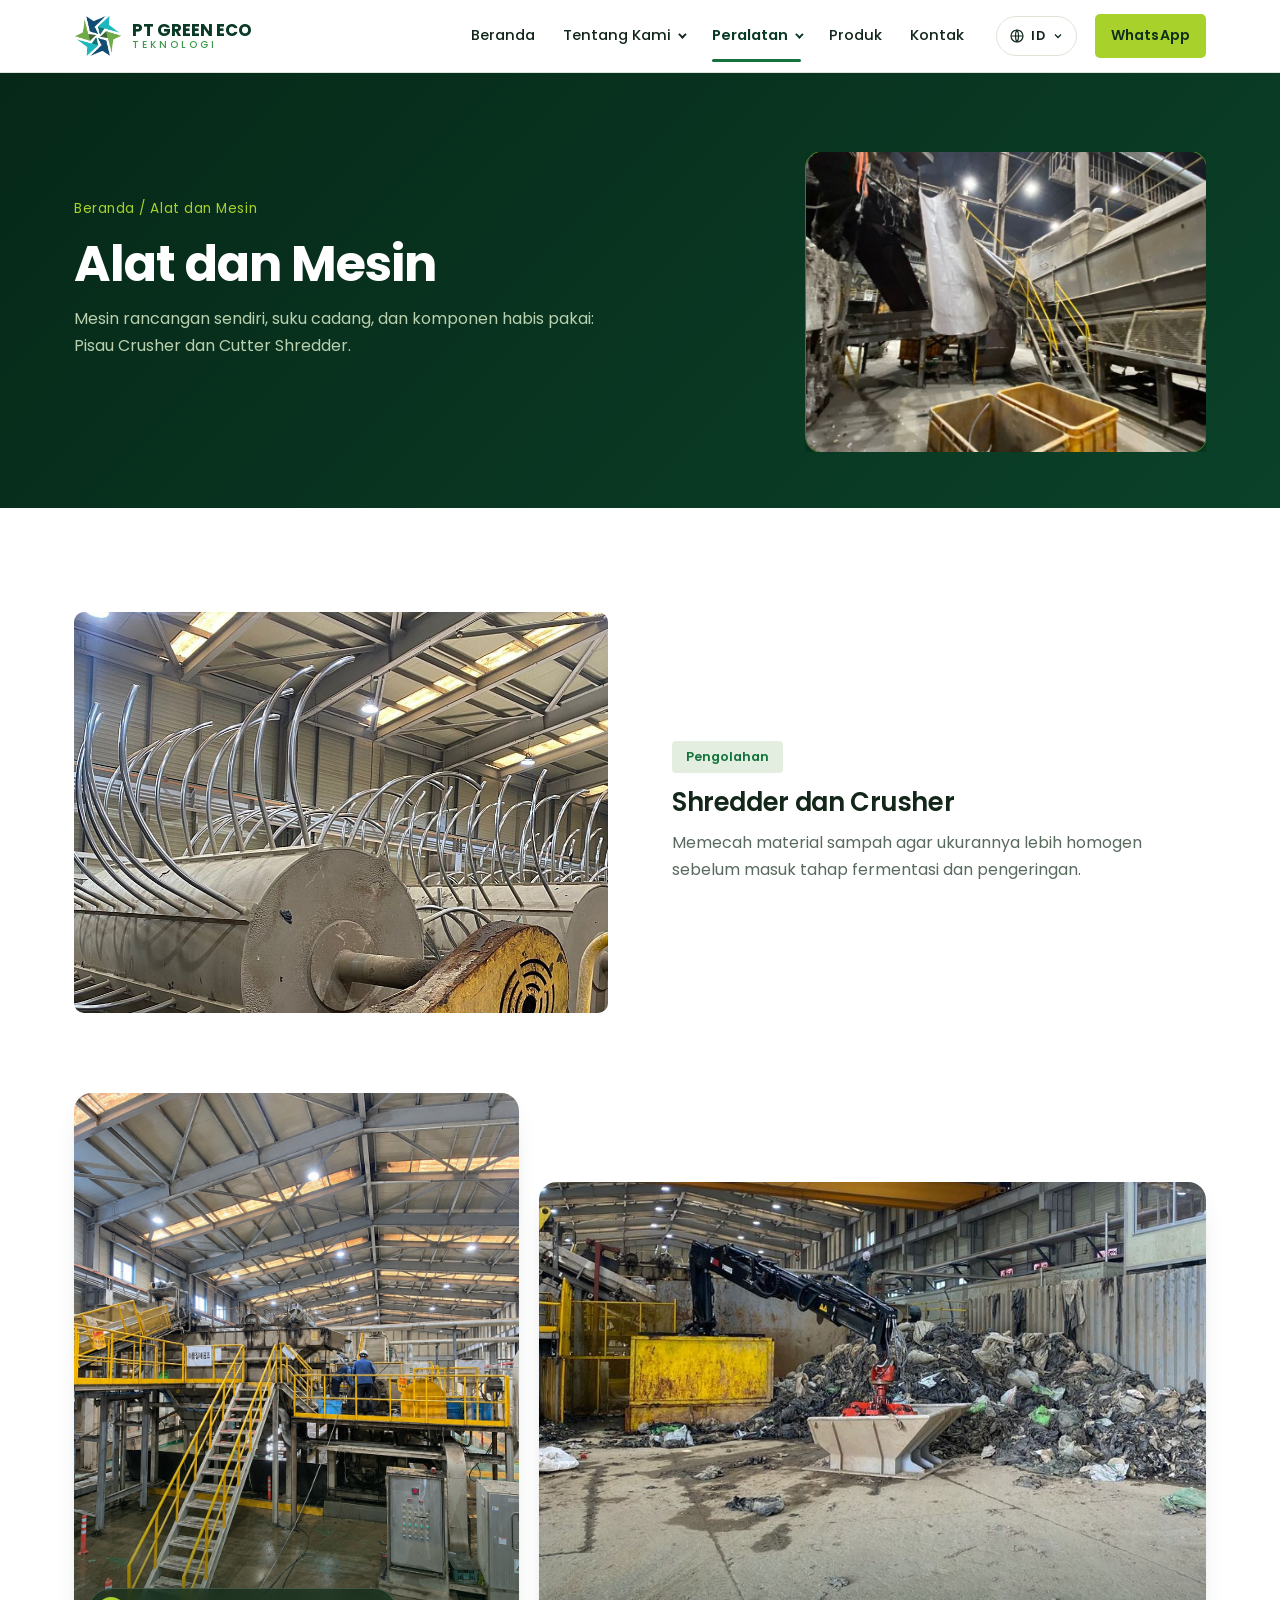
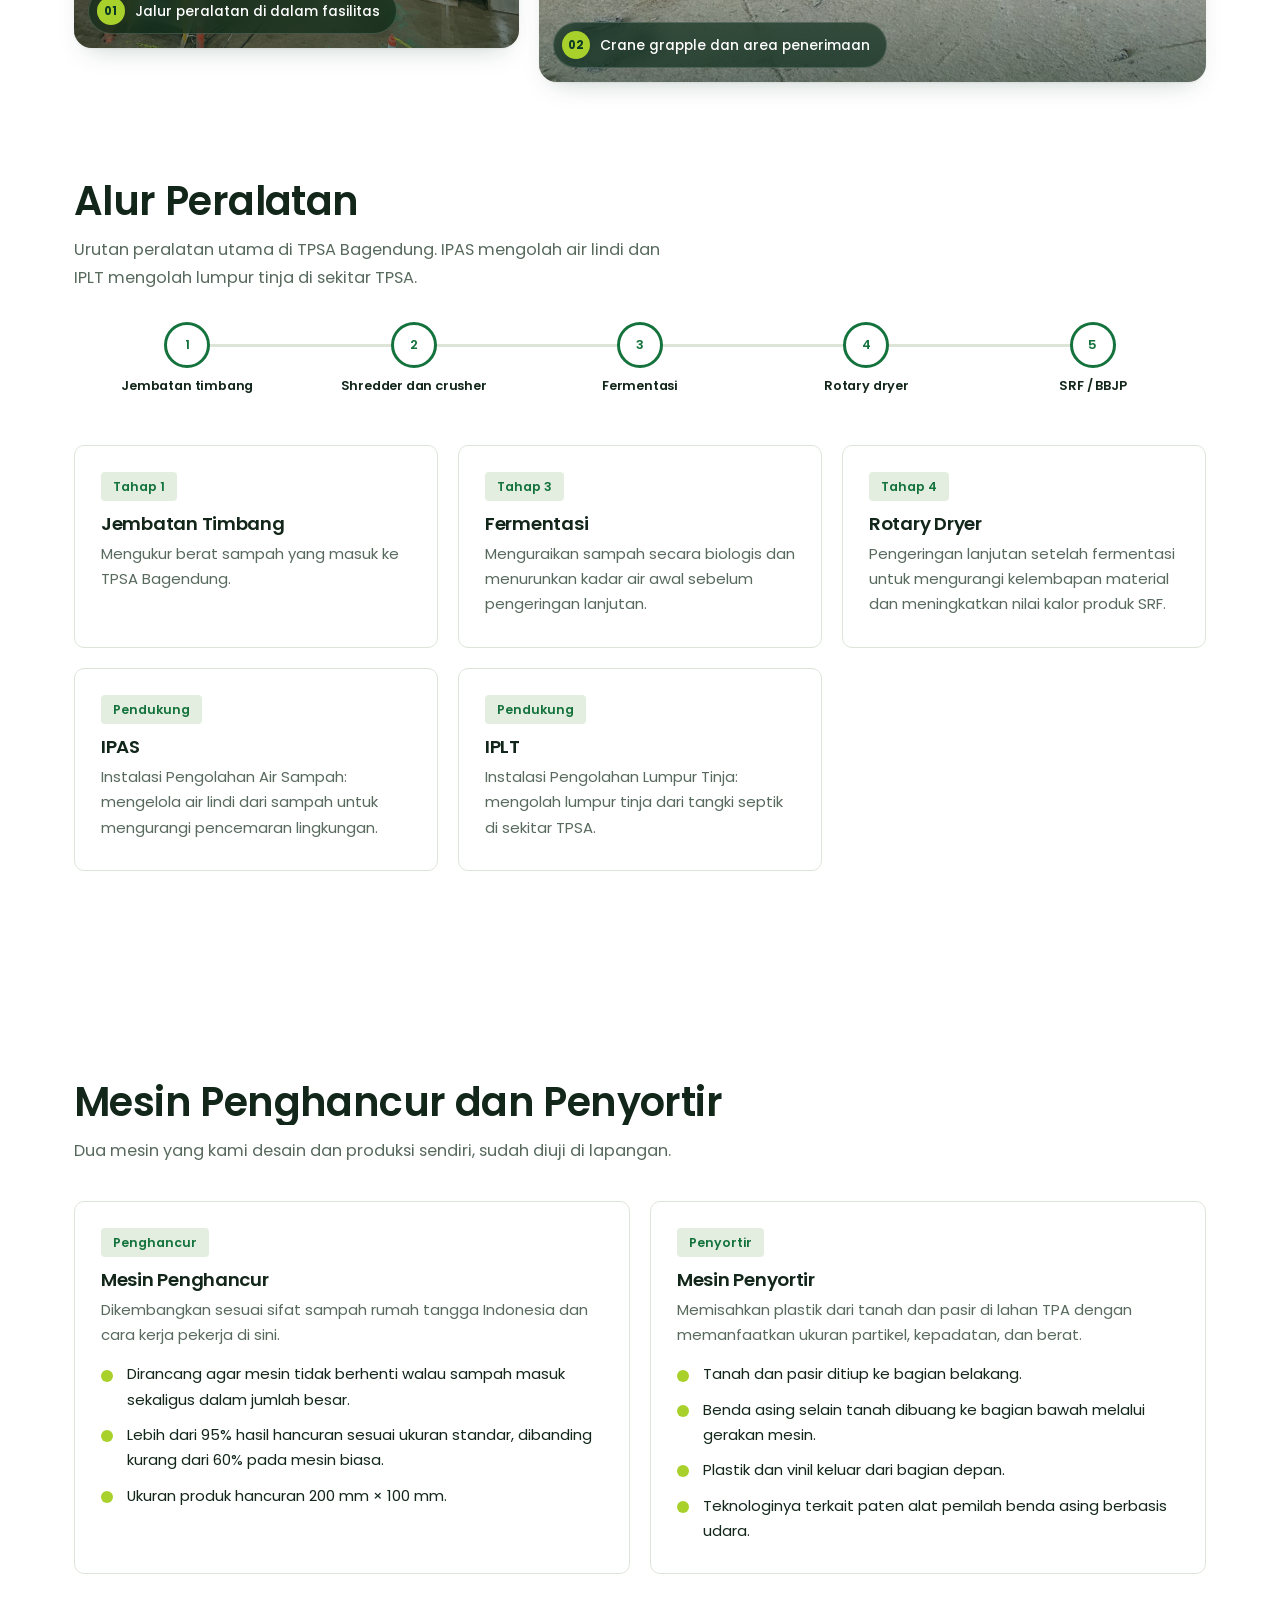
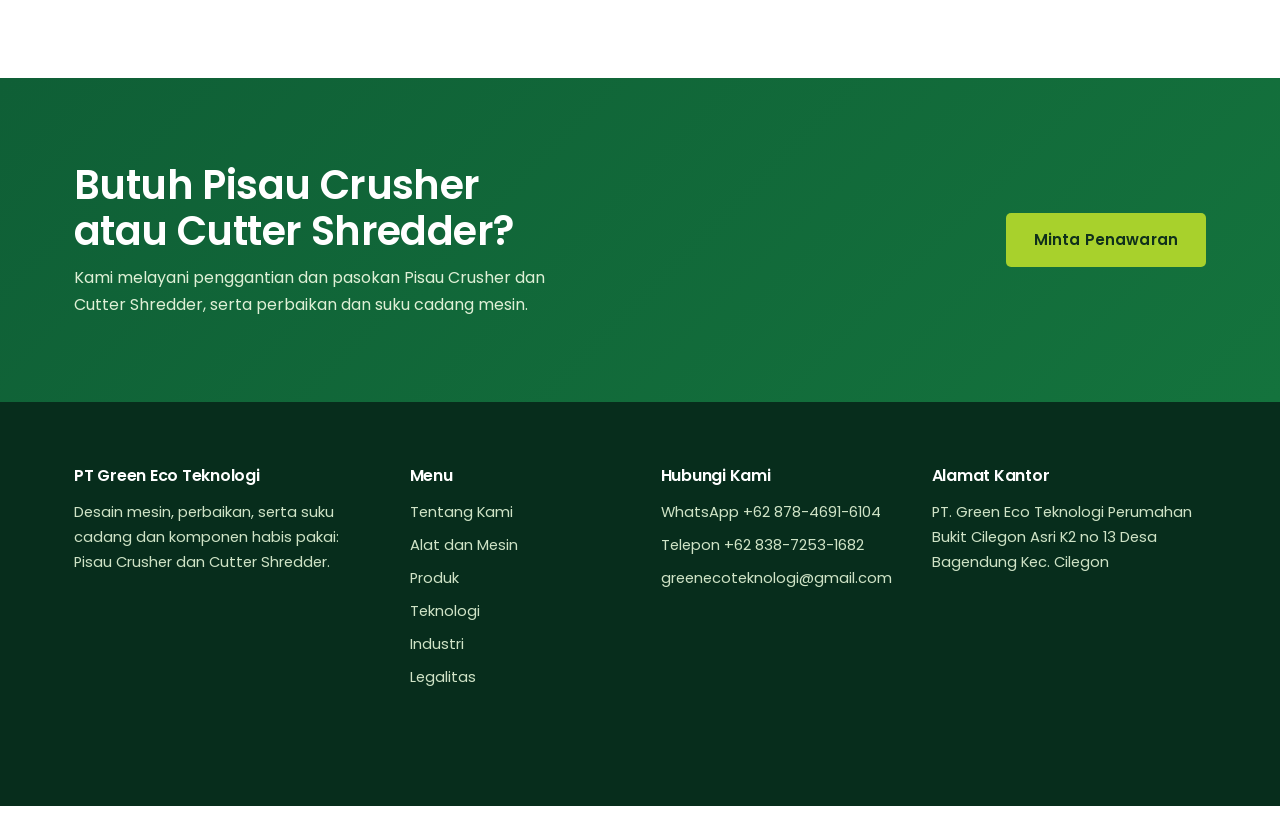
<file: alat/index.html>
<!doctype html>
<html lang="id">
  <head>
    <meta charset="utf-8" />
    <meta name="viewport" content="width=device-width, initial-scale=1, viewport-fit=cover" />
    <title>Alat dan Mesin Pengolah Sampah | PT Green Eco Teknologi</title>
    <meta name="description" content="Peralatan pengolahan sampah di TPSA Bagendung serta mesin penghancur dan penyortir sampah desain sendiri yang sudah diuji di lapangan di Cilegon." />
    <meta name="robots" content="index, follow, max-image-preview:large" />
    <meta name="theme-color" content="#0f4a2a" />
    <meta name="color-scheme" content="light" />
    <link rel="canonical" href="https://greenecoteknologi.com/alat/" />
    <link rel="icon" type="image/png" href="../favicon.png" />
    <meta property="og:type" content="website" />
    <meta property="og:site_name" content="PT Green Eco Teknologi" />
    <meta property="og:locale" content="id_ID" />
    <meta property="og:title" content="Alat dan Mesin Pengolah Sampah | PT Green Eco Teknologi" />
    <meta property="og:description" content="Peralatan pengolahan sampah di TPSA Bagendung serta mesin penghancur dan penyortir sampah desain sendiri yang sudah diuji di lapangan di Cilegon." />
    <meta property="og:url" content="https://greenecoteknologi.com/alat/" />
    <meta property="og:image" content="https://greenecoteknologi.com/og.jpg" />
    <meta property="og:image:width" content="1200" />
    <meta property="og:image:height" content="630" />
    <meta name="twitter:card" content="summary_large_image" />
    <meta name="twitter:title" content="Alat dan Mesin Pengolah Sampah | PT Green Eco Teknologi" />
    <meta name="twitter:description" content="Peralatan pengolahan sampah di TPSA Bagendung serta mesin penghancur dan penyortir sampah desain sendiri yang sudah diuji di lapangan di Cilegon." />
    <meta name="twitter:image" content="https://greenecoteknologi.com/og.jpg" />
    <link rel="preconnect" href="https://fonts.googleapis.com" />
    <link rel="preconnect" href="https://fonts.gstatic.com" crossorigin />
    <link href="https://fonts.googleapis.com/css2?family=Poppins:wght@400;500;600;700&display=swap" rel="stylesheet" />
    <link rel="stylesheet" href="../style.css" />
    <script type="application/ld+json">{"@context": "https://schema.org", "@type": "BreadcrumbList", "itemListElement": [{"@type": "ListItem", "position": 1, "name": "Beranda", "item": "https://greenecoteknologi.com/"}, {"@type": "ListItem", "position": 2, "name": "Alat dan Mesin", "item": "https://greenecoteknologi.com/alat/"}]}</script>
  </head>
  <body data-p="alat" data-pfx="../">
    <div id="sp" aria-hidden="true"></div>
        <svg width="0" height="0" style="position: absolute" aria-hidden="true">
          <defs>
            <symbol id="s-fact" viewBox="0 0 600 420">
              <circle cx="480" cy="90" r="46" class="fd" opacity=".4" />
              <path
                d="M0 300Q120 230 240 290T480 270T600 290V420H0z"
                class="fb"
              />
              <path d="M0 345Q150 295 300 340T600 325V420H0z" class="fa" />
              <rect x="100" y="170" width="260" height="135" class="fd" />
              <path
                d="M100 170l43-42v42l43-42v42l43-42v42l43-42v42l43-42v42z"
                class="fw"
                opacity=".75"
              />
              <rect x="124" y="215" width="50" height="90" class="fb" />
              <rect x="196" y="210" width="134" height="36" rx="4" class="fc" />
              <rect x="206" y="262" width="114" height="14" class="fk" />
              <rect x="378" y="100" width="34" height="205" class="fd" />
              <rect x="374" y="94" width="42" height="12" class="fk" />
              <g class="fw">
                <circle class="puff" cx="395" cy="80" r="14" />
                <circle class="puff" cx="403" cy="80" r="12" />
                <circle class="puff" cx="389" cy="80" r="10" />
              </g>
              <path d="M360 290l125-72" stroke="#0b2e1a" stroke-width="10" />
              <rect
                x="400"
                y="236"
                width="16"
                height="12"
                class="fc"
                transform="rotate(-30 408 242)"
              />
              <rect
                x="442"
                y="212"
                width="16"
                height="12"
                class="fc"
                transform="rotate(-30 450 218)"
              />
              <rect x="452" y="322" width="110" height="40" rx="5" class="fw" />
              <rect x="522" y="304" width="40" height="30" rx="4" class="fc" />
              <circle cx="474" cy="366" r="12" class="fk" />
              <circle cx="542" cy="366" r="12" class="fk" />
              <rect x="62" y="300" width="8" height="42" class="fk" />
              <circle cx="66" cy="286" r="26" class="fb" />
              <rect x="560" y="268" width="8" height="34" class="fk" />
              <circle cx="564" cy="254" r="20" class="fb" />
            </symbol>
            <symbol id="s-truck" viewBox="0 0 480 400">
              <circle cx="380" cy="80" r="40" class="fd" opacity=".6" />
              <path d="M0 300Q140 240 260 290T480 270V400H0z" class="fb" />
              <path d="M0 340Q200 300 480 335V400H0z" class="fa" />
              <path
                d="M40 322l32-62 26 24 32-50 30 42 26-18 32 64z"
                class="fd"
                opacity=".8"
              />
              <rect x="290" y="250" width="140" height="66" rx="6" class="fa" />
              <rect x="408" y="270" width="52" height="46" rx="6" class="fc" />
              <rect x="300" y="226" width="34" height="26" rx="4" class="fb" />
              <rect x="344" y="214" width="40" height="38" rx="4" class="fc" />
              <circle cx="326" cy="320" r="15" class="fk" />
              <circle cx="430" cy="320" r="15" class="fk" />
            </symbol>
            <symbol id="s-shred" viewBox="0 0 400 300">
              <rect
                x="0"
                y="262"
                width="400"
                height="38"
                class="fk"
                opacity=".25"
              />
              <path d="M108 36h184l-42 84H150z" class="fb" />
              <rect x="118" y="120" width="164" height="96" rx="6" class="fa" />
              <circle cx="164" cy="168" r="32" class="fd" />
              <circle cx="236" cy="168" r="32" class="fd" />
              <g class="fc">
                <rect x="158" y="128" width="12" height="14" />
                <rect x="230" y="128" width="12" height="14" />
                <rect x="158" y="194" width="12" height="14" />
                <rect x="230" y="194" width="12" height="14" />
                <rect x="132" y="162" width="14" height="12" />
                <rect x="254" y="162" width="14" height="12" />
              </g>
              <rect x="296" y="150" width="62" height="54" rx="8" class="fy" />
              <rect x="104" y="216" width="192" height="30" class="fk" />
              <rect x="120" y="246" width="12" height="30" class="fk" />
              <rect x="268" y="246" width="12" height="30" class="fk" />
              <path d="M12 250l92-28v20l-92 28z" class="fb" />
              <g class="fc">
                <circle cx="40" cy="242" r="7" />
                <circle cx="66" cy="234" r="7" />
              </g>
            </symbol>
            <symbol id="s-dryer" viewBox="0 0 400 300">
              <rect
                x="0"
                y="268"
                width="400"
                height="32"
                class="fk"
                opacity=".25"
              />
              <g transform="rotate(-6 200 150)">
                <rect
                  x="70"
                  y="100"
                  width="270"
                  height="96"
                  rx="48"
                  class="fa"
                />
                <rect x="110" y="100" width="14" height="96" class="fc" />
                <rect x="250" y="100" width="14" height="96" class="fc" />
                <rect
                  x="70"
                  y="100"
                  width="270"
                  height="20"
                  rx="10"
                  class="fb"
                  opacity=".6"
                />
              </g>
              <path d="M120 196l-20 76h40zM280 188l-20 84h40z" class="fk" />
              <rect x="14" y="140" width="52" height="70" rx="8" class="fb" />
              <circle cx="40" cy="175" r="12" class="fy" />
              <g
                fill="none"
                stroke="var(--c)"
                stroke-width="5"
                stroke-linecap="round"
              >
                <path d="M172 70q10-14 0-28q-10-14 0-28" />
                <path d="M212 62q10-14 0-28q-10-14 0-28" />
                <path d="M252 56q10-14 0-28" />
              </g>
            </symbol>
            <symbol id="s-pile" viewBox="0 0 400 300">
              <rect
                x="0"
                y="240"
                width="400"
                height="60"
                class="fk"
                opacity=".3"
              />
              <path d="M10 250Q80 120 190 250z" class="fa" />
              <path d="M120 250Q210 90 320 250z" class="fb" />
              <path d="M240 250Q310 140 395 250z" class="fa" />
              <g
                fill="none"
                stroke="var(--d)"
                stroke-width="5"
                stroke-linecap="round"
                opacity=".85"
              >
                <path d="M150 120q-10-14 0-28t0-28" />
                <path d="M220 90q-10-14 0-28t0-28" />
                <path d="M300 130q-10-14 0-28" />
              </g>
              <g class="fc">
                <circle cx="90" cy="215" r="6" />
                <circle cx="200" cy="190" r="6" />
                <circle cx="270" cy="220" r="6" />
                <circle cx="330" cy="225" r="5" />
              </g>
            </symbol>
            <symbol id="s-scale" viewBox="0 0 400 300">
              <rect
                x="0"
                y="262"
                width="400"
                height="38"
                class="fk"
                opacity=".25"
              />
              <rect x="30" y="232" width="260" height="30" rx="4" class="fk" />
              <rect x="50" y="170" width="150" height="62" rx="6" class="fw" />
              <rect x="200" y="186" width="56" height="46" rx="6" class="fc" />
              <circle cx="90" cy="236" r="14" class="fa" />
              <circle cx="228" cy="236" r="14" class="fa" />
              <rect x="310" y="80" width="64" height="182" rx="8" class="fa" />
              <rect x="320" y="94" width="44" height="30" rx="4" class="fc" />
              <rect x="322" y="140" width="40" height="6" class="fd" />
              <rect x="322" y="154" width="28" height="6" class="fd" />
              <path d="M60 150l14-20h50l14 20z" class="fb" opacity=".0" />
            </symbol>
            <symbol id="s-tank" viewBox="0 0 400 300">
              <rect
                x="0"
                y="258"
                width="400"
                height="42"
                class="fk"
                opacity=".25"
              />
              <rect x="40" y="110" width="130" height="150" class="fa" />
              <ellipse cx="105" cy="110" rx="65" ry="18" class="fb" />
              <rect x="210" y="70" width="150" height="190" class="fa" />
              <ellipse cx="285" cy="70" rx="75" ry="20" class="fb" />
              <g class="fc" opacity=".9">
                <rect x="40" y="196" width="130" height="64" />
                <rect x="210" y="190" width="150" height="70" />
              </g>
              <path
                d="M170 140h40M105 92V60h120V50"
                fill="none"
                stroke="#0b2e1a"
                stroke-width="8"
              />
              <g class="fd" opacity=".7">
                <rect x="62" y="130" width="10" height="50" rx="5" />
                <rect x="232" y="100" width="10" height="60" rx="5" />
              </g>
            </symbol>
          </defs>
        </svg>

        <div class="topbar">
          <div class="wrap">
            <span></span>
            <span
              ><a href="tel:+6283872531682">+62 838-7253-1682</a
              ><span class="sep">|</span
              ><a href="mailto:greenecoteknologi@gmail.com"
                >greenecoteknologi@gmail.com</a
              ></span
            >
          </div>
        </div>
        <header>
          <div class="wrap bar">
            <a
              class="brand"
              data-k="beranda" href="../"
              aria-label="PT Green Eco Teknologi, beranda"
            >
              <img
                class="brand-logo"
                src="../logo.png"
                width="48"
                height="42"
                alt=""
                aria-hidden="true"
              />
              <span>PT GREEN ECO<small>TEKNOLOGI</small></span>
            </a>
            <button id="burger" aria-label="Buka menu" aria-expanded="false">
              <svg
                width="20"
                height="20"
                viewBox="0 0 24 24"
                fill="none"
                stroke="currentColor"
                stroke-width="2"
              >
                <path d="M3 7h18M3 12h18M3 17h18" />
              </svg>
            </button>
            <nav id="nav" aria-label="Menu utama">
              <ul>
                <li><a data-k="beranda" href="../">Beranda</a></li>
                <li class="dd">
                  <button aria-haspopup="true">Tentang Kami</button>
                  <ul class="sub">
                    <li><a data-k="tentang" href="../tentang/">Perusahaan</a></li>
                    <li><a data-k="legalitas" href="../legalitas/">Legalitas dan Sertifikasi</a></li>
                  </ul>
                </li>
                <li class="dd">
                  <button aria-haspopup="true">Peralatan</button>
                  <ul class="sub">
                    <li><a data-k="alat" href="../alat/">Alat dan Mesin</a></li>
                    <li><a data-k="teknologi" href="../teknologi/">Teknologi</a></li>
                    <li><a data-k="industri" href="../industri/">Industri</a></li>
                  </ul>
                </li>
                <li><a data-k="produk" href="../produk/">Produk</a></li>
                <li><a data-k="kontak" href="../kontak/">Kontak</a></li>
              </ul>
            </nav>
            <div class="lang">
              <button
                type="button"
                class="lg-cur"
                aria-haspopup="true"
                aria-expanded="false"
                aria-label="Language"
              >
                <svg
                  width="16"
                  height="16"
                  viewBox="0 0 24 24"
                  fill="none"
                  stroke="currentColor"
                  stroke-width="1.8"
                  aria-hidden="true"
                >
                  <circle cx="12" cy="12" r="9" />
                  <path
                    d="M3 12h18M12 3c3 3.2 3 14.8 0 18M12 3c-3 3.2-3 14.8 0 18"
                  /></svg
                ><span id="lgc">ID</span
                ><svg
                  class="cv"
                  width="12"
                  height="12"
                  viewBox="0 0 24 24"
                  fill="none"
                  stroke="currentColor"
                  stroke-width="2.5"
                  aria-hidden="true"
                >
                  <path d="M6 9l6 6 6-6" />
                </svg>
              </button>
              <ul class="lg-menu" role="list">
                <li>
                  <button
                    type="button"
                    data-l="id"
                    lang="id"
                    aria-pressed="true"
                  >
                    Bahasa Indonesia <small>ID</small>
                  </button>
                </li>
                <li>
                  <button
                    type="button"
                    data-l="en"
                    lang="en"
                    aria-pressed="false"
                  >
                    English <small>EN</small>
                  </button>
                </li>
                <li>
                  <button
                    type="button"
                    data-l="ko"
                    lang="ko"
                    aria-pressed="false"
                  >
                    한국어 <small>KO</small>
                  </button>
                </li>
              </ul>
            </div>
            <a class="btn wa" href="https://wa.me/6287846916104">WhatsApp</a>
          </div>
        </header>

        
    <main id="main" tabindex="-1">
<!-- ALAT -->
          <div class="page on" data-p="alat">
            <div class="phead v-tools">
              <div class="wrap">
                <div>
                  <div class="crumb">
                    <a data-k="beranda" href="../">Beranda</a> / Alat dan Mesin
                  </div>
                  <h1>Alat dan Mesin</h1>
                  <p>
                    Mesin rancangan sendiri, suku cadang, dan komponen habis pakai: Pisau Crusher dan Cutter Shredder.
                  </p>
                </div>
                <img
                  class="pimg"
                  data-i="line" src="../img/line.jpg"
                  alt="Konveyor dan peralatan pemilahan di dalam fasilitas"
                />
              </div>
            </div>
            <section>
              <div class="wrap">
                <div id="toolsZ"></div>
                <div class="mos mos-c" style="margin-top: 80px">
                  <figure class="m1 rv">
                    <img data-i="dtop" src="../img/dtop.jpg" alt="Jalur peralatan di dalam fasilitas" loading="lazy" />
                    <figcaption data-n="01">Jalur peralatan di dalam fasilitas</figcaption>
                  </figure>
                  <figure class="m2 rv d1">
                    <img data-i="atop" src="../img/atop.jpg" alt="Crane grapple di area penerimaan sampah" loading="lazy" />
                    <figcaption data-n="02">Crane grapple dan area penerimaan</figcaption>
                  </figure>
                </div>
                <h2 style="margin-top: 96px" class="rv">Alur Peralatan</h2>
                <p class="lede rv">
                  Urutan peralatan utama di TPSA Bagendung. IPAS mengolah air
                  lindi dan IPLT mengolah lumpur tinja di sekitar TPSA.
                </p>
                <ol class="fg2 rv" id="toolsG"></ol>
                <div class="cards3" id="toolsC" style="margin-top: 50px"></div>
              </div>
            </section>
            <section>
              <div class="wrap">
                <h2 class="rv">Mesin Penghancur dan Penyortir</h2>
                <p class="lede rv">
                  Dua mesin yang kami desain dan produksi sendiri, sudah diuji
                  di lapangan.
                </p>
                <div class="cards2">
                  <div class="cc rv">
                    <div class="tx" style="padding: 26px 26px 30px">
                      <span class="stg">Penghancur</span>
                      <h3>Mesin Penghancur</h3>
                      <p>
                        Dikembangkan sesuai sifat sampah rumah tangga Indonesia
                        dan cara kerja pekerja di sini.
                      </p>
                      <ul class="mlist">
                        <li>
                          Dirancang agar mesin tidak berhenti walau sampah masuk
                          sekaligus dalam jumlah besar.
                        </li>
                        <li>
                          Lebih dari 95% hasil hancuran sesuai ukuran standar,
                          dibanding kurang dari 60% pada mesin biasa.
                        </li>
                        <li>Ukuran produk hancuran 200 mm × 100 mm.</li>
                      </ul>
                    </div>
                  </div>
                  <div class="cc rv d1">
                    <div class="tx" style="padding: 26px 26px 30px">
                      <span class="stg">Penyortir</span>
                      <h3>Mesin Penyortir</h3>
                      <p>
                        Memisahkan plastik dari tanah dan pasir di lahan TPA
                        dengan memanfaatkan ukuran partikel, kepadatan, dan
                        berat.
                      </p>
                      <ul class="mlist">
                        <li>Tanah dan pasir ditiup ke bagian belakang.</li>
                        <li>
                          Benda asing selain tanah dibuang ke bagian bawah
                          melalui gerakan mesin.
                        </li>
                        <li>Plastik dan vinil keluar dari bagian depan.</li>
                        <li>
                          Teknologinya terkait paten alat pemilah benda asing
                          berbasis udara.
                        </li>
                      </ul>
                    </div>
                  </div>
                </div>
              </div>
            </section>
            <section class="band">
              <div class="wrap">
                <div>
                  <h2>Butuh Pisau Crusher atau Cutter Shredder?</h2>
                  <p>
                    Kami melayani penggantian dan pasokan Pisau Crusher dan Cutter Shredder, serta perbaikan dan suku cadang mesin.
                  </p>
                </div>
                <a class="btn" data-k="kontak" href="../kontak/">Minta Penawaran</a>
              </div>
            </section>
          </div>

          
    </main>
    <footer>
          <div class="wrap">
            <div class="fg">
              <div>
                <h4>PT Green Eco Teknologi</h4>
                <p>
                  Desain mesin, perbaikan, serta suku cadang dan komponen habis pakai: Pisau Crusher dan Cutter Shredder.
                </p>
              </div>
              <div>
                <h4>Menu</h4>
                <ul>
                  <li><a data-k="tentang" href="../tentang/">Tentang Kami</a></li>
                  <li><a data-k="alat" href="../alat/">Alat dan Mesin</a></li>
                  <li><a data-k="produk" href="../produk/">Produk</a></li>
                  <li><a data-k="teknologi" href="../teknologi/">Teknologi</a></li>
                  <li><a data-k="industri" href="../industri/">Industri</a></li>
                  <li><a data-k="legalitas" href="../legalitas/">Legalitas</a></li>
                </ul>
              </div>
              <div>
                <h4>Hubungi Kami</h4>
                <ul>
                  <li>
                    <a href="https://wa.me/6287846916104"
                      >WhatsApp +62 878-4691-6104</a
                    >
                  </li>
                  <li>
                    <a href="tel:+6283872531682">Telepon +62 838-7253-1682</a>
                  </li>
                  <li>
                    <a href="mailto:greenecoteknologi@gmail.com"
                      >greenecoteknologi@gmail.com</a
                    >
                  </li>
                </ul>
              </div>
              <div>
                <h4>Alamat Kantor</h4>
                <p>
                  PT. Green Eco Teknologi Perumahan Bukit Cilegon Asri K2 no 13
                  Desa Bagendung Kec. Cilegon
                </p>
              </div>
            </div>
            <div class="copy">
              PT Green Eco Teknologi © 2026. Hak cipta dilindungi.
            </div>
          </div>
        </footer>
    <script src="../app.js"></script>
  </body>
</html>
</file>
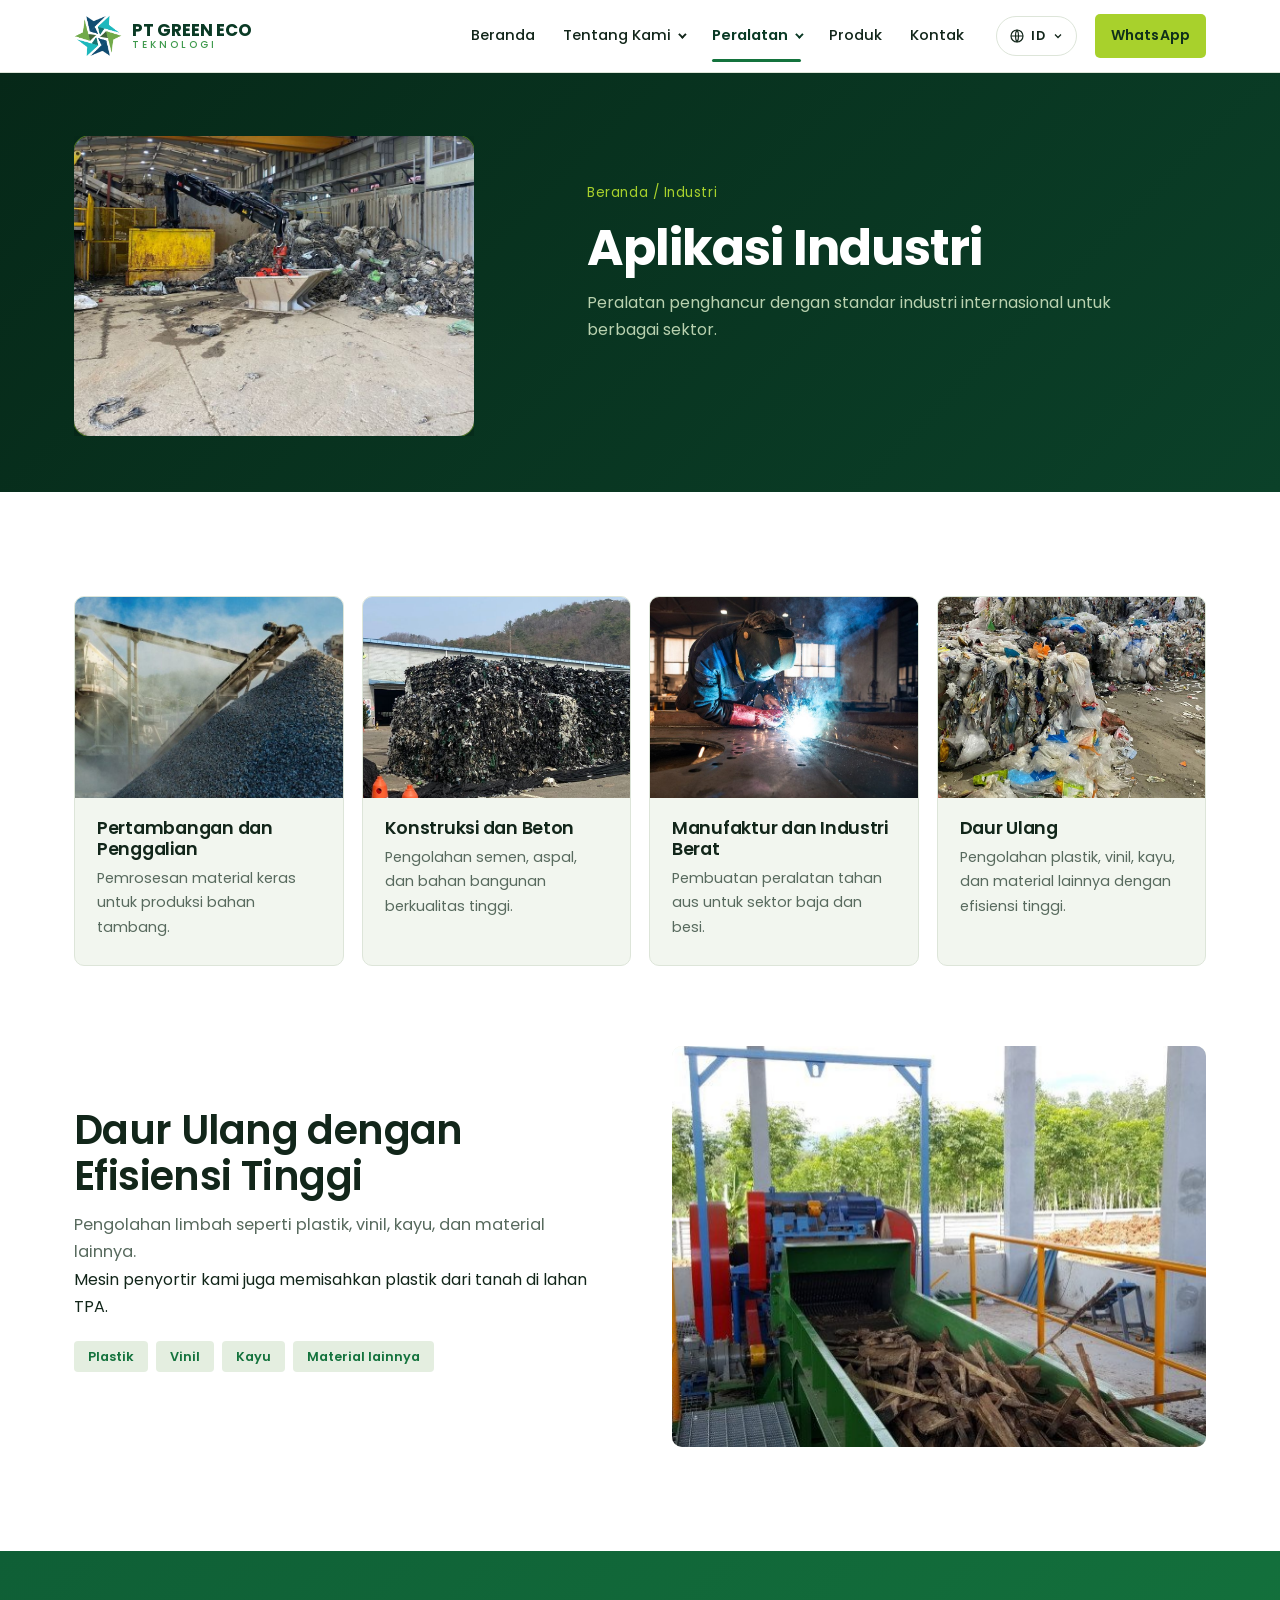
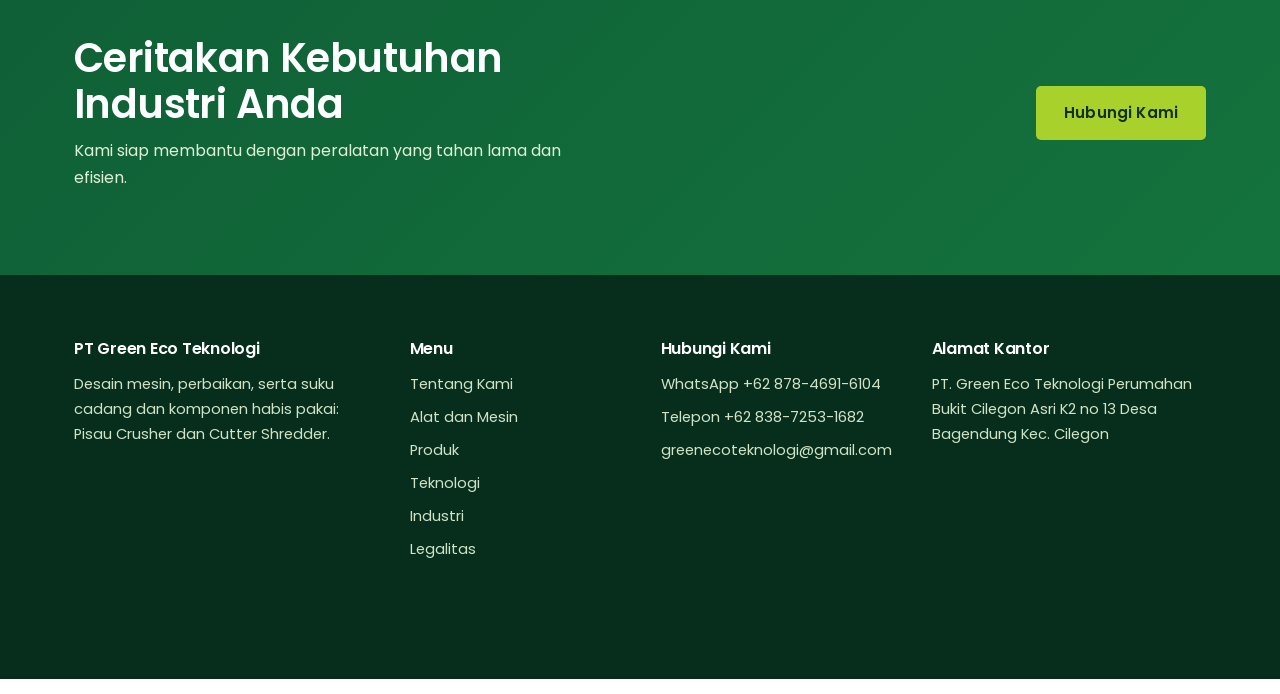
<file: industri/index.html>
<!doctype html>
<html lang="id">
  <head>
    <meta charset="utf-8" />
    <meta name="viewport" content="width=device-width, initial-scale=1, viewport-fit=cover" />
    <title>Aplikasi Industri Peralatan Penghancur | PT Green Eco Teknologi</title>
    <meta name="description" content="Peralatan penghancur dan penyortir untuk daur ulang plastik, vinil, kayu, dan material lain, termasuk memisahkan plastik dari tanah di lahan TPA." />
    <meta name="robots" content="index, follow, max-image-preview:large" />
    <meta name="theme-color" content="#0f4a2a" />
    <meta name="color-scheme" content="light" />
    <link rel="canonical" href="https://greenecoteknologi.com/industri/" />
    <link rel="icon" type="image/png" href="../favicon.png" />
    <meta property="og:type" content="website" />
    <meta property="og:site_name" content="PT Green Eco Teknologi" />
    <meta property="og:locale" content="id_ID" />
    <meta property="og:title" content="Aplikasi Industri Peralatan Penghancur | PT Green Eco Teknologi" />
    <meta property="og:description" content="Peralatan penghancur dan penyortir untuk daur ulang plastik, vinil, kayu, dan material lain, termasuk memisahkan plastik dari tanah di lahan TPA." />
    <meta property="og:url" content="https://greenecoteknologi.com/industri/" />
    <meta property="og:image" content="https://greenecoteknologi.com/og.jpg" />
    <meta property="og:image:width" content="1200" />
    <meta property="og:image:height" content="630" />
    <meta name="twitter:card" content="summary_large_image" />
    <meta name="twitter:title" content="Aplikasi Industri Peralatan Penghancur | PT Green Eco Teknologi" />
    <meta name="twitter:description" content="Peralatan penghancur dan penyortir untuk daur ulang plastik, vinil, kayu, dan material lain, termasuk memisahkan plastik dari tanah di lahan TPA." />
    <meta name="twitter:image" content="https://greenecoteknologi.com/og.jpg" />
    <link rel="preconnect" href="https://fonts.googleapis.com" />
    <link rel="preconnect" href="https://fonts.gstatic.com" crossorigin />
    <link href="https://fonts.googleapis.com/css2?family=Poppins:wght@400;500;600;700&display=swap" rel="stylesheet" />
    <link rel="stylesheet" href="../style.css" />
    <script type="application/ld+json">{"@context": "https://schema.org", "@type": "BreadcrumbList", "itemListElement": [{"@type": "ListItem", "position": 1, "name": "Beranda", "item": "https://greenecoteknologi.com/"}, {"@type": "ListItem", "position": 2, "name": "Industri", "item": "https://greenecoteknologi.com/industri/"}]}</script>
  </head>
  <body data-p="industri" data-pfx="../">
    <div id="sp" aria-hidden="true"></div>
        <svg width="0" height="0" style="position: absolute" aria-hidden="true">
          <defs>
            <symbol id="s-fact" viewBox="0 0 600 420">
              <circle cx="480" cy="90" r="46" class="fd" opacity=".4" />
              <path
                d="M0 300Q120 230 240 290T480 270T600 290V420H0z"
                class="fb"
              />
              <path d="M0 345Q150 295 300 340T600 325V420H0z" class="fa" />
              <rect x="100" y="170" width="260" height="135" class="fd" />
              <path
                d="M100 170l43-42v42l43-42v42l43-42v42l43-42v42l43-42v42z"
                class="fw"
                opacity=".75"
              />
              <rect x="124" y="215" width="50" height="90" class="fb" />
              <rect x="196" y="210" width="134" height="36" rx="4" class="fc" />
              <rect x="206" y="262" width="114" height="14" class="fk" />
              <rect x="378" y="100" width="34" height="205" class="fd" />
              <rect x="374" y="94" width="42" height="12" class="fk" />
              <g class="fw">
                <circle class="puff" cx="395" cy="80" r="14" />
                <circle class="puff" cx="403" cy="80" r="12" />
                <circle class="puff" cx="389" cy="80" r="10" />
              </g>
              <path d="M360 290l125-72" stroke="#0b2e1a" stroke-width="10" />
              <rect
                x="400"
                y="236"
                width="16"
                height="12"
                class="fc"
                transform="rotate(-30 408 242)"
              />
              <rect
                x="442"
                y="212"
                width="16"
                height="12"
                class="fc"
                transform="rotate(-30 450 218)"
              />
              <rect x="452" y="322" width="110" height="40" rx="5" class="fw" />
              <rect x="522" y="304" width="40" height="30" rx="4" class="fc" />
              <circle cx="474" cy="366" r="12" class="fk" />
              <circle cx="542" cy="366" r="12" class="fk" />
              <rect x="62" y="300" width="8" height="42" class="fk" />
              <circle cx="66" cy="286" r="26" class="fb" />
              <rect x="560" y="268" width="8" height="34" class="fk" />
              <circle cx="564" cy="254" r="20" class="fb" />
            </symbol>
            <symbol id="s-truck" viewBox="0 0 480 400">
              <circle cx="380" cy="80" r="40" class="fd" opacity=".6" />
              <path d="M0 300Q140 240 260 290T480 270V400H0z" class="fb" />
              <path d="M0 340Q200 300 480 335V400H0z" class="fa" />
              <path
                d="M40 322l32-62 26 24 32-50 30 42 26-18 32 64z"
                class="fd"
                opacity=".8"
              />
              <rect x="290" y="250" width="140" height="66" rx="6" class="fa" />
              <rect x="408" y="270" width="52" height="46" rx="6" class="fc" />
              <rect x="300" y="226" width="34" height="26" rx="4" class="fb" />
              <rect x="344" y="214" width="40" height="38" rx="4" class="fc" />
              <circle cx="326" cy="320" r="15" class="fk" />
              <circle cx="430" cy="320" r="15" class="fk" />
            </symbol>
            <symbol id="s-shred" viewBox="0 0 400 300">
              <rect
                x="0"
                y="262"
                width="400"
                height="38"
                class="fk"
                opacity=".25"
              />
              <path d="M108 36h184l-42 84H150z" class="fb" />
              <rect x="118" y="120" width="164" height="96" rx="6" class="fa" />
              <circle cx="164" cy="168" r="32" class="fd" />
              <circle cx="236" cy="168" r="32" class="fd" />
              <g class="fc">
                <rect x="158" y="128" width="12" height="14" />
                <rect x="230" y="128" width="12" height="14" />
                <rect x="158" y="194" width="12" height="14" />
                <rect x="230" y="194" width="12" height="14" />
                <rect x="132" y="162" width="14" height="12" />
                <rect x="254" y="162" width="14" height="12" />
              </g>
              <rect x="296" y="150" width="62" height="54" rx="8" class="fy" />
              <rect x="104" y="216" width="192" height="30" class="fk" />
              <rect x="120" y="246" width="12" height="30" class="fk" />
              <rect x="268" y="246" width="12" height="30" class="fk" />
              <path d="M12 250l92-28v20l-92 28z" class="fb" />
              <g class="fc">
                <circle cx="40" cy="242" r="7" />
                <circle cx="66" cy="234" r="7" />
              </g>
            </symbol>
            <symbol id="s-dryer" viewBox="0 0 400 300">
              <rect
                x="0"
                y="268"
                width="400"
                height="32"
                class="fk"
                opacity=".25"
              />
              <g transform="rotate(-6 200 150)">
                <rect
                  x="70"
                  y="100"
                  width="270"
                  height="96"
                  rx="48"
                  class="fa"
                />
                <rect x="110" y="100" width="14" height="96" class="fc" />
                <rect x="250" y="100" width="14" height="96" class="fc" />
                <rect
                  x="70"
                  y="100"
                  width="270"
                  height="20"
                  rx="10"
                  class="fb"
                  opacity=".6"
                />
              </g>
              <path d="M120 196l-20 76h40zM280 188l-20 84h40z" class="fk" />
              <rect x="14" y="140" width="52" height="70" rx="8" class="fb" />
              <circle cx="40" cy="175" r="12" class="fy" />
              <g
                fill="none"
                stroke="var(--c)"
                stroke-width="5"
                stroke-linecap="round"
              >
                <path d="M172 70q10-14 0-28q-10-14 0-28" />
                <path d="M212 62q10-14 0-28q-10-14 0-28" />
                <path d="M252 56q10-14 0-28" />
              </g>
            </symbol>
            <symbol id="s-pile" viewBox="0 0 400 300">
              <rect
                x="0"
                y="240"
                width="400"
                height="60"
                class="fk"
                opacity=".3"
              />
              <path d="M10 250Q80 120 190 250z" class="fa" />
              <path d="M120 250Q210 90 320 250z" class="fb" />
              <path d="M240 250Q310 140 395 250z" class="fa" />
              <g
                fill="none"
                stroke="var(--d)"
                stroke-width="5"
                stroke-linecap="round"
                opacity=".85"
              >
                <path d="M150 120q-10-14 0-28t0-28" />
                <path d="M220 90q-10-14 0-28t0-28" />
                <path d="M300 130q-10-14 0-28" />
              </g>
              <g class="fc">
                <circle cx="90" cy="215" r="6" />
                <circle cx="200" cy="190" r="6" />
                <circle cx="270" cy="220" r="6" />
                <circle cx="330" cy="225" r="5" />
              </g>
            </symbol>
            <symbol id="s-scale" viewBox="0 0 400 300">
              <rect
                x="0"
                y="262"
                width="400"
                height="38"
                class="fk"
                opacity=".25"
              />
              <rect x="30" y="232" width="260" height="30" rx="4" class="fk" />
              <rect x="50" y="170" width="150" height="62" rx="6" class="fw" />
              <rect x="200" y="186" width="56" height="46" rx="6" class="fc" />
              <circle cx="90" cy="236" r="14" class="fa" />
              <circle cx="228" cy="236" r="14" class="fa" />
              <rect x="310" y="80" width="64" height="182" rx="8" class="fa" />
              <rect x="320" y="94" width="44" height="30" rx="4" class="fc" />
              <rect x="322" y="140" width="40" height="6" class="fd" />
              <rect x="322" y="154" width="28" height="6" class="fd" />
              <path d="M60 150l14-20h50l14 20z" class="fb" opacity=".0" />
            </symbol>
            <symbol id="s-tank" viewBox="0 0 400 300">
              <rect
                x="0"
                y="258"
                width="400"
                height="42"
                class="fk"
                opacity=".25"
              />
              <rect x="40" y="110" width="130" height="150" class="fa" />
              <ellipse cx="105" cy="110" rx="65" ry="18" class="fb" />
              <rect x="210" y="70" width="150" height="190" class="fa" />
              <ellipse cx="285" cy="70" rx="75" ry="20" class="fb" />
              <g class="fc" opacity=".9">
                <rect x="40" y="196" width="130" height="64" />
                <rect x="210" y="190" width="150" height="70" />
              </g>
              <path
                d="M170 140h40M105 92V60h120V50"
                fill="none"
                stroke="#0b2e1a"
                stroke-width="8"
              />
              <g class="fd" opacity=".7">
                <rect x="62" y="130" width="10" height="50" rx="5" />
                <rect x="232" y="100" width="10" height="60" rx="5" />
              </g>
            </symbol>
          </defs>
        </svg>

        <div class="topbar">
          <div class="wrap">
            <span></span>
            <span
              ><a href="tel:+6283872531682">+62 838-7253-1682</a
              ><span class="sep">|</span
              ><a href="mailto:greenecoteknologi@gmail.com"
                >greenecoteknologi@gmail.com</a
              ></span
            >
          </div>
        </div>
        <header>
          <div class="wrap bar">
            <a
              class="brand"
              data-k="beranda" href="../"
              aria-label="PT Green Eco Teknologi, beranda"
            >
              <img
                class="brand-logo"
                src="../logo.png"
                width="48"
                height="42"
                alt=""
                aria-hidden="true"
              />
              <span>PT GREEN ECO<small>TEKNOLOGI</small></span>
            </a>
            <button id="burger" aria-label="Buka menu" aria-expanded="false">
              <svg
                width="20"
                height="20"
                viewBox="0 0 24 24"
                fill="none"
                stroke="currentColor"
                stroke-width="2"
              >
                <path d="M3 7h18M3 12h18M3 17h18" />
              </svg>
            </button>
            <nav id="nav" aria-label="Menu utama">
              <ul>
                <li><a data-k="beranda" href="../">Beranda</a></li>
                <li class="dd">
                  <button aria-haspopup="true">Tentang Kami</button>
                  <ul class="sub">
                    <li><a data-k="tentang" href="../tentang/">Perusahaan</a></li>
                    <li><a data-k="legalitas" href="../legalitas/">Legalitas dan Sertifikasi</a></li>
                  </ul>
                </li>
                <li class="dd">
                  <button aria-haspopup="true">Peralatan</button>
                  <ul class="sub">
                    <li><a data-k="alat" href="../alat/">Alat dan Mesin</a></li>
                    <li><a data-k="teknologi" href="../teknologi/">Teknologi</a></li>
                    <li><a data-k="industri" href="../industri/">Industri</a></li>
                  </ul>
                </li>
                <li><a data-k="produk" href="../produk/">Produk</a></li>
                <li><a data-k="kontak" href="../kontak/">Kontak</a></li>
              </ul>
            </nav>
            <div class="lang">
              <button
                type="button"
                class="lg-cur"
                aria-haspopup="true"
                aria-expanded="false"
                aria-label="Language"
              >
                <svg
                  width="16"
                  height="16"
                  viewBox="0 0 24 24"
                  fill="none"
                  stroke="currentColor"
                  stroke-width="1.8"
                  aria-hidden="true"
                >
                  <circle cx="12" cy="12" r="9" />
                  <path
                    d="M3 12h18M12 3c3 3.2 3 14.8 0 18M12 3c-3 3.2-3 14.8 0 18"
                  /></svg
                ><span id="lgc">ID</span
                ><svg
                  class="cv"
                  width="12"
                  height="12"
                  viewBox="0 0 24 24"
                  fill="none"
                  stroke="currentColor"
                  stroke-width="2.5"
                  aria-hidden="true"
                >
                  <path d="M6 9l6 6 6-6" />
                </svg>
              </button>
              <ul class="lg-menu" role="list">
                <li>
                  <button
                    type="button"
                    data-l="id"
                    lang="id"
                    aria-pressed="true"
                  >
                    Bahasa Indonesia <small>ID</small>
                  </button>
                </li>
                <li>
                  <button
                    type="button"
                    data-l="en"
                    lang="en"
                    aria-pressed="false"
                  >
                    English <small>EN</small>
                  </button>
                </li>
                <li>
                  <button
                    type="button"
                    data-l="ko"
                    lang="ko"
                    aria-pressed="false"
                  >
                    한국어 <small>KO</small>
                  </button>
                </li>
              </ul>
            </div>
            <a class="btn wa" href="https://wa.me/6287846916104">WhatsApp</a>
          </div>
        </header>

        
    <main id="main" tabindex="-1">
<!-- INDUSTRI -->
          <div class="page on" data-p="industri">
            <div class="phead v-bleed">
              <div class="wrap">
                <div>
                  <div class="crumb"><a data-k="beranda" href="../">Beranda</a> / Industri</div>
                  <h1>Aplikasi Industri</h1>
                  <p>
                    Peralatan penghancur dengan standar industri internasional
                    untuk berbagai sektor.
                  </p>
                </div>
                <img
                  class="pimg"
                  data-i="atop" src="../img/atop.jpg"
                  alt="Crane grapple di area penerimaan sampah"
                />
              </div>
            </div>
            <section>
              <div class="wrap">
                <div class="tiles" id="tilesInd" style="margin-top: 0"></div>
                <div class="split" style="margin-top: 80px">
                  <div class="rv">
                    <h2>Daur Ulang dengan Efisiensi Tinggi</h2>
                    <p class="lede">
                      Pengolahan limbah seperti plastik, vinil, kayu, dan
                      material lainnya.
                    </p>
                    <p>
                      Mesin penyortir kami juga memisahkan plastik dari tanah di
                      lahan TPA.
                    </p>
                    <div class="chips" style="margin-top: 20px">
                      <span class="tag">Plastik</span>
                      <span class="tag">Vinil</span>
                      <span class="tag">Kayu</span>
                      <span class="tag">Material lainnya</span>
                    </div>
                  </div>
                  <div class="frame rv d1">
                    <img
                      class="ph"
                      data-i="chipper" src="../img/chipper.jpg"
                      alt="Mesin pencacah kayu"
                      loading="lazy"
                    />
                  </div>
                </div>
              </div>
            </section>
            <section class="band">
              <div class="wrap">
                <div>
                  <h2>Ceritakan Kebutuhan Industri Anda</h2>
                  <p>
                    Kami siap membantu dengan peralatan yang tahan lama dan
                    efisien.
                  </p>
                </div>
                <a class="btn" data-k="kontak" href="../kontak/">Hubungi Kami</a>
              </div>
            </section>
          </div>

          
    </main>
    <footer>
          <div class="wrap">
            <div class="fg">
              <div>
                <h4>PT Green Eco Teknologi</h4>
                <p>
                  Desain mesin, perbaikan, serta suku cadang dan komponen habis pakai: Pisau Crusher dan Cutter Shredder.
                </p>
              </div>
              <div>
                <h4>Menu</h4>
                <ul>
                  <li><a data-k="tentang" href="../tentang/">Tentang Kami</a></li>
                  <li><a data-k="alat" href="../alat/">Alat dan Mesin</a></li>
                  <li><a data-k="produk" href="../produk/">Produk</a></li>
                  <li><a data-k="teknologi" href="../teknologi/">Teknologi</a></li>
                  <li><a data-k="industri" href="../industri/">Industri</a></li>
                  <li><a data-k="legalitas" href="../legalitas/">Legalitas</a></li>
                </ul>
              </div>
              <div>
                <h4>Hubungi Kami</h4>
                <ul>
                  <li>
                    <a href="https://wa.me/6287846916104"
                      >WhatsApp +62 878-4691-6104</a
                    >
                  </li>
                  <li>
                    <a href="tel:+6283872531682">Telepon +62 838-7253-1682</a>
                  </li>
                  <li>
                    <a href="mailto:greenecoteknologi@gmail.com"
                      >greenecoteknologi@gmail.com</a
                    >
                  </li>
                </ul>
              </div>
              <div>
                <h4>Alamat Kantor</h4>
                <p>
                  PT. Green Eco Teknologi Perumahan Bukit Cilegon Asri K2 no 13
                  Desa Bagendung Kec. Cilegon
                </p>
              </div>
            </div>
            <div class="copy">
              PT Green Eco Teknologi © 2026. Hak cipta dilindungi.
            </div>
          </div>
        </footer>
    <script src="../app.js"></script>
  </body>
</html>
</file>
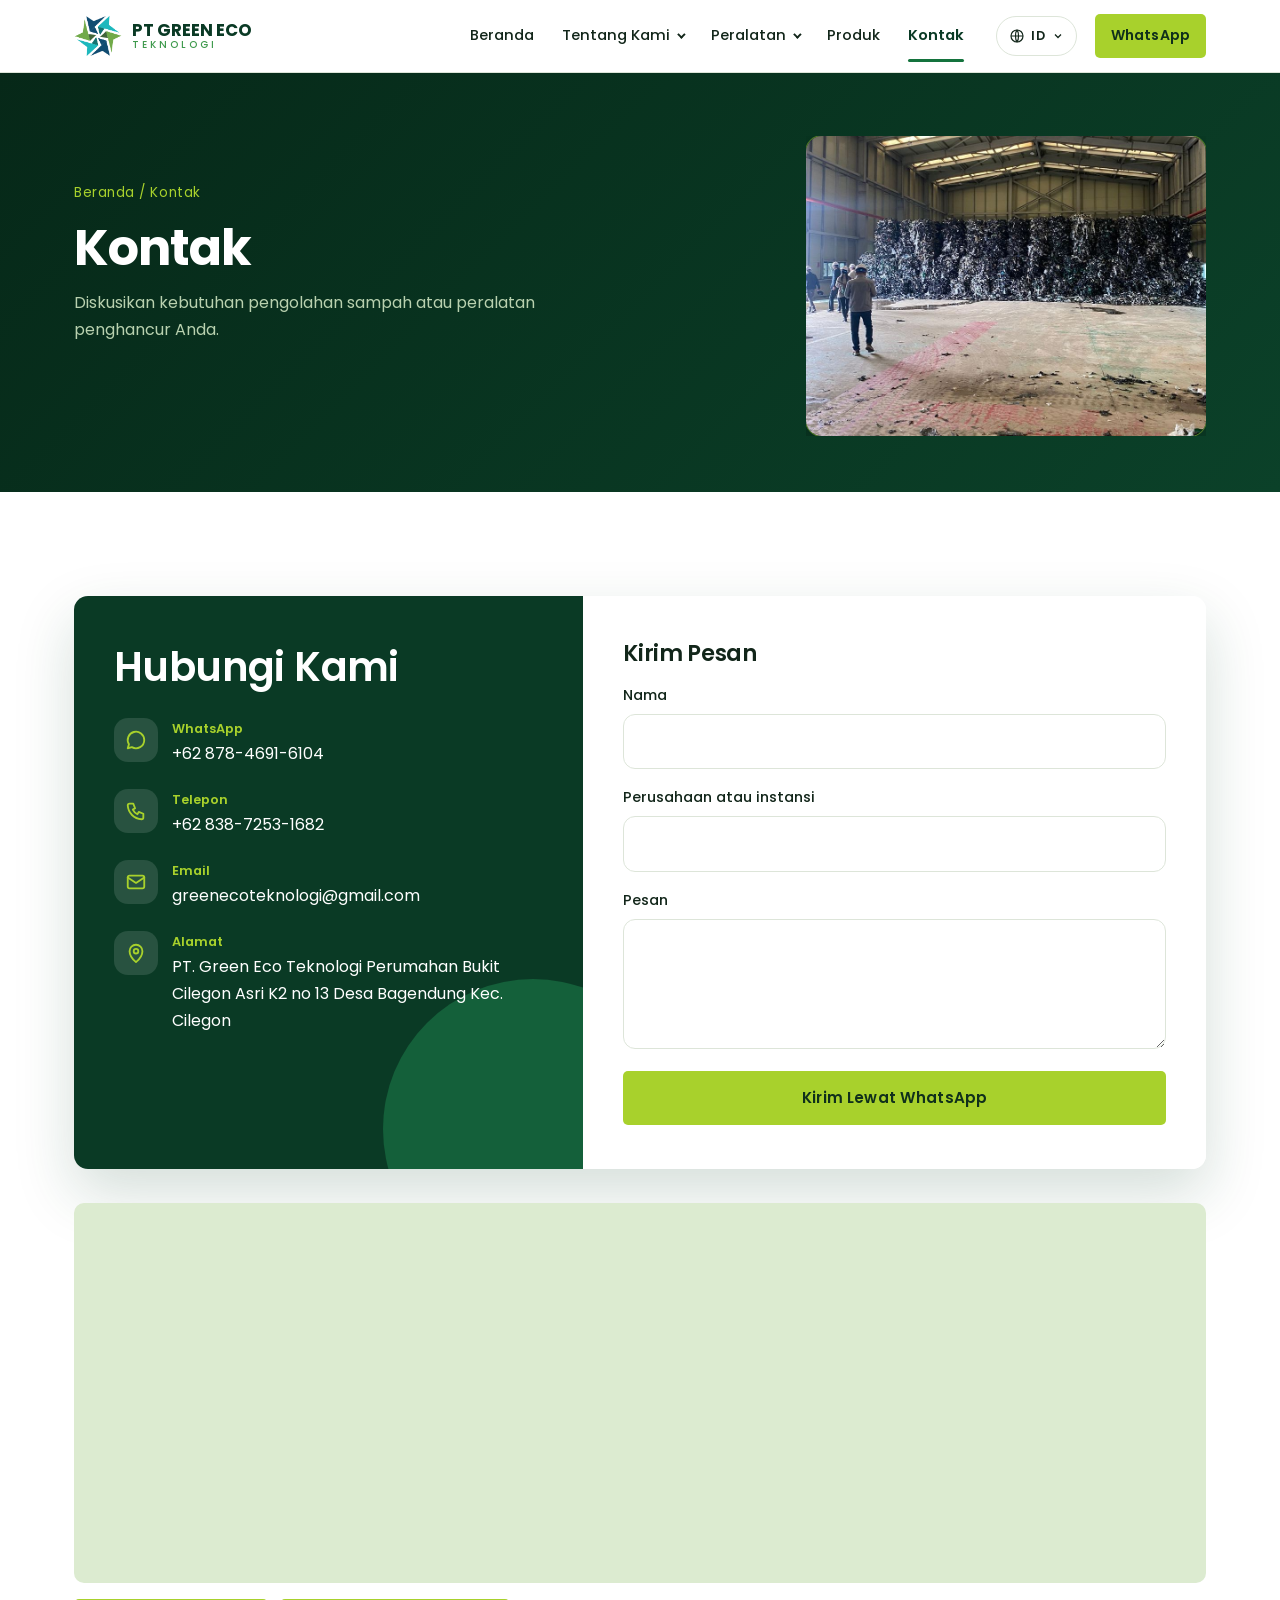
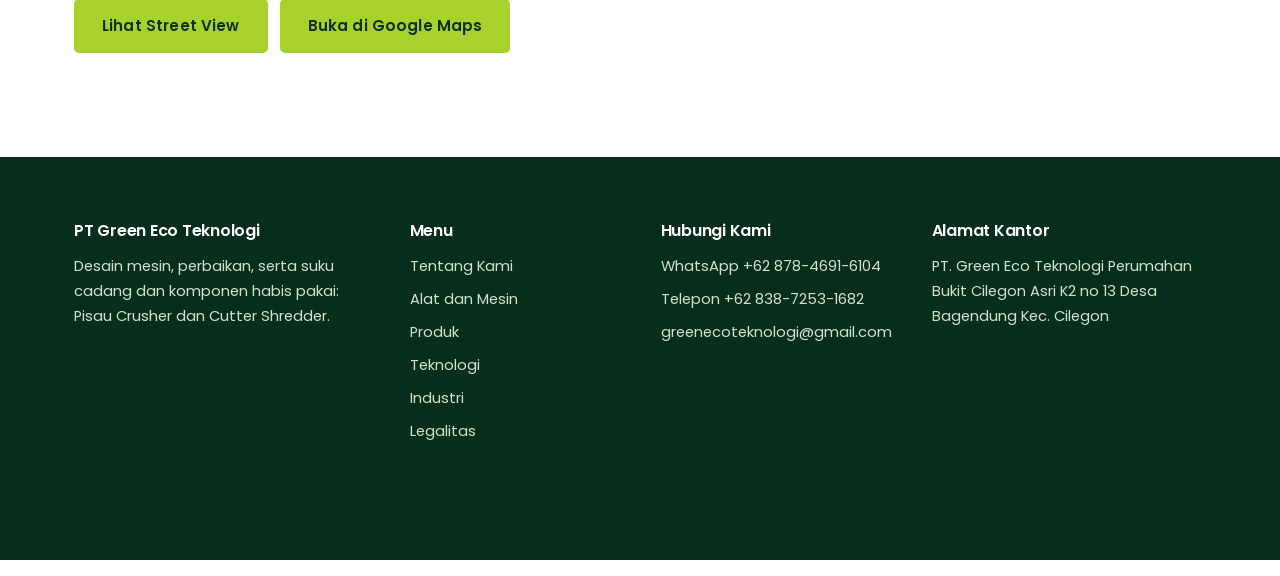
<file: kontak/index.html>
<!doctype html>
<html lang="id">
  <head>
    <meta charset="utf-8" />
    <meta name="viewport" content="width=device-width, initial-scale=1, viewport-fit=cover" />
    <title>Kontak dan Minta Penawaran | PT Green Eco Teknologi</title>
    <meta name="description" content="Hubungi PT Green Eco Teknologi untuk kebutuhan pengolahan sampah dan peralatan penghancur. WhatsApp, telepon, email, dan alamat kantor di Bagendung, Cilegon." />
    <meta name="robots" content="index, follow, max-image-preview:large" />
    <meta name="theme-color" content="#0f4a2a" />
    <meta name="color-scheme" content="light" />
    <link rel="canonical" href="https://greenecoteknologi.com/kontak/" />
    <link rel="icon" type="image/png" href="../favicon.png" />
    <meta property="og:type" content="website" />
    <meta property="og:site_name" content="PT Green Eco Teknologi" />
    <meta property="og:locale" content="id_ID" />
    <meta property="og:title" content="Kontak dan Minta Penawaran | PT Green Eco Teknologi" />
    <meta property="og:description" content="Hubungi PT Green Eco Teknologi untuk kebutuhan pengolahan sampah dan peralatan penghancur. WhatsApp, telepon, email, dan alamat kantor di Bagendung, Cilegon." />
    <meta property="og:url" content="https://greenecoteknologi.com/kontak/" />
    <meta property="og:image" content="https://greenecoteknologi.com/og.jpg" />
    <meta property="og:image:width" content="1200" />
    <meta property="og:image:height" content="630" />
    <meta name="twitter:card" content="summary_large_image" />
    <meta name="twitter:title" content="Kontak dan Minta Penawaran | PT Green Eco Teknologi" />
    <meta name="twitter:description" content="Hubungi PT Green Eco Teknologi untuk kebutuhan pengolahan sampah dan peralatan penghancur. WhatsApp, telepon, email, dan alamat kantor di Bagendung, Cilegon." />
    <meta name="twitter:image" content="https://greenecoteknologi.com/og.jpg" />
    <link rel="preconnect" href="https://fonts.googleapis.com" />
    <link rel="preconnect" href="https://fonts.gstatic.com" crossorigin />
    <link href="https://fonts.googleapis.com/css2?family=Poppins:wght@400;500;600;700&display=swap" rel="stylesheet" />
    <link rel="stylesheet" href="../style.css" />
    <script type="application/ld+json">{"@context": "https://schema.org", "@type": "BreadcrumbList", "itemListElement": [{"@type": "ListItem", "position": 1, "name": "Beranda", "item": "https://greenecoteknologi.com/"}, {"@type": "ListItem", "position": 2, "name": "Kontak", "item": "https://greenecoteknologi.com/kontak/"}]}</script>
  </head>
  <body data-p="kontak" data-pfx="../">
    <div id="sp" aria-hidden="true"></div>
        <svg width="0" height="0" style="position: absolute" aria-hidden="true">
          <defs>
            <symbol id="s-fact" viewBox="0 0 600 420">
              <circle cx="480" cy="90" r="46" class="fd" opacity=".4" />
              <path
                d="M0 300Q120 230 240 290T480 270T600 290V420H0z"
                class="fb"
              />
              <path d="M0 345Q150 295 300 340T600 325V420H0z" class="fa" />
              <rect x="100" y="170" width="260" height="135" class="fd" />
              <path
                d="M100 170l43-42v42l43-42v42l43-42v42l43-42v42l43-42v42z"
                class="fw"
                opacity=".75"
              />
              <rect x="124" y="215" width="50" height="90" class="fb" />
              <rect x="196" y="210" width="134" height="36" rx="4" class="fc" />
              <rect x="206" y="262" width="114" height="14" class="fk" />
              <rect x="378" y="100" width="34" height="205" class="fd" />
              <rect x="374" y="94" width="42" height="12" class="fk" />
              <g class="fw">
                <circle class="puff" cx="395" cy="80" r="14" />
                <circle class="puff" cx="403" cy="80" r="12" />
                <circle class="puff" cx="389" cy="80" r="10" />
              </g>
              <path d="M360 290l125-72" stroke="#0b2e1a" stroke-width="10" />
              <rect
                x="400"
                y="236"
                width="16"
                height="12"
                class="fc"
                transform="rotate(-30 408 242)"
              />
              <rect
                x="442"
                y="212"
                width="16"
                height="12"
                class="fc"
                transform="rotate(-30 450 218)"
              />
              <rect x="452" y="322" width="110" height="40" rx="5" class="fw" />
              <rect x="522" y="304" width="40" height="30" rx="4" class="fc" />
              <circle cx="474" cy="366" r="12" class="fk" />
              <circle cx="542" cy="366" r="12" class="fk" />
              <rect x="62" y="300" width="8" height="42" class="fk" />
              <circle cx="66" cy="286" r="26" class="fb" />
              <rect x="560" y="268" width="8" height="34" class="fk" />
              <circle cx="564" cy="254" r="20" class="fb" />
            </symbol>
            <symbol id="s-truck" viewBox="0 0 480 400">
              <circle cx="380" cy="80" r="40" class="fd" opacity=".6" />
              <path d="M0 300Q140 240 260 290T480 270V400H0z" class="fb" />
              <path d="M0 340Q200 300 480 335V400H0z" class="fa" />
              <path
                d="M40 322l32-62 26 24 32-50 30 42 26-18 32 64z"
                class="fd"
                opacity=".8"
              />
              <rect x="290" y="250" width="140" height="66" rx="6" class="fa" />
              <rect x="408" y="270" width="52" height="46" rx="6" class="fc" />
              <rect x="300" y="226" width="34" height="26" rx="4" class="fb" />
              <rect x="344" y="214" width="40" height="38" rx="4" class="fc" />
              <circle cx="326" cy="320" r="15" class="fk" />
              <circle cx="430" cy="320" r="15" class="fk" />
            </symbol>
            <symbol id="s-shred" viewBox="0 0 400 300">
              <rect
                x="0"
                y="262"
                width="400"
                height="38"
                class="fk"
                opacity=".25"
              />
              <path d="M108 36h184l-42 84H150z" class="fb" />
              <rect x="118" y="120" width="164" height="96" rx="6" class="fa" />
              <circle cx="164" cy="168" r="32" class="fd" />
              <circle cx="236" cy="168" r="32" class="fd" />
              <g class="fc">
                <rect x="158" y="128" width="12" height="14" />
                <rect x="230" y="128" width="12" height="14" />
                <rect x="158" y="194" width="12" height="14" />
                <rect x="230" y="194" width="12" height="14" />
                <rect x="132" y="162" width="14" height="12" />
                <rect x="254" y="162" width="14" height="12" />
              </g>
              <rect x="296" y="150" width="62" height="54" rx="8" class="fy" />
              <rect x="104" y="216" width="192" height="30" class="fk" />
              <rect x="120" y="246" width="12" height="30" class="fk" />
              <rect x="268" y="246" width="12" height="30" class="fk" />
              <path d="M12 250l92-28v20l-92 28z" class="fb" />
              <g class="fc">
                <circle cx="40" cy="242" r="7" />
                <circle cx="66" cy="234" r="7" />
              </g>
            </symbol>
            <symbol id="s-dryer" viewBox="0 0 400 300">
              <rect
                x="0"
                y="268"
                width="400"
                height="32"
                class="fk"
                opacity=".25"
              />
              <g transform="rotate(-6 200 150)">
                <rect
                  x="70"
                  y="100"
                  width="270"
                  height="96"
                  rx="48"
                  class="fa"
                />
                <rect x="110" y="100" width="14" height="96" class="fc" />
                <rect x="250" y="100" width="14" height="96" class="fc" />
                <rect
                  x="70"
                  y="100"
                  width="270"
                  height="20"
                  rx="10"
                  class="fb"
                  opacity=".6"
                />
              </g>
              <path d="M120 196l-20 76h40zM280 188l-20 84h40z" class="fk" />
              <rect x="14" y="140" width="52" height="70" rx="8" class="fb" />
              <circle cx="40" cy="175" r="12" class="fy" />
              <g
                fill="none"
                stroke="var(--c)"
                stroke-width="5"
                stroke-linecap="round"
              >
                <path d="M172 70q10-14 0-28q-10-14 0-28" />
                <path d="M212 62q10-14 0-28q-10-14 0-28" />
                <path d="M252 56q10-14 0-28" />
              </g>
            </symbol>
            <symbol id="s-pile" viewBox="0 0 400 300">
              <rect
                x="0"
                y="240"
                width="400"
                height="60"
                class="fk"
                opacity=".3"
              />
              <path d="M10 250Q80 120 190 250z" class="fa" />
              <path d="M120 250Q210 90 320 250z" class="fb" />
              <path d="M240 250Q310 140 395 250z" class="fa" />
              <g
                fill="none"
                stroke="var(--d)"
                stroke-width="5"
                stroke-linecap="round"
                opacity=".85"
              >
                <path d="M150 120q-10-14 0-28t0-28" />
                <path d="M220 90q-10-14 0-28t0-28" />
                <path d="M300 130q-10-14 0-28" />
              </g>
              <g class="fc">
                <circle cx="90" cy="215" r="6" />
                <circle cx="200" cy="190" r="6" />
                <circle cx="270" cy="220" r="6" />
                <circle cx="330" cy="225" r="5" />
              </g>
            </symbol>
            <symbol id="s-scale" viewBox="0 0 400 300">
              <rect
                x="0"
                y="262"
                width="400"
                height="38"
                class="fk"
                opacity=".25"
              />
              <rect x="30" y="232" width="260" height="30" rx="4" class="fk" />
              <rect x="50" y="170" width="150" height="62" rx="6" class="fw" />
              <rect x="200" y="186" width="56" height="46" rx="6" class="fc" />
              <circle cx="90" cy="236" r="14" class="fa" />
              <circle cx="228" cy="236" r="14" class="fa" />
              <rect x="310" y="80" width="64" height="182" rx="8" class="fa" />
              <rect x="320" y="94" width="44" height="30" rx="4" class="fc" />
              <rect x="322" y="140" width="40" height="6" class="fd" />
              <rect x="322" y="154" width="28" height="6" class="fd" />
              <path d="M60 150l14-20h50l14 20z" class="fb" opacity=".0" />
            </symbol>
            <symbol id="s-tank" viewBox="0 0 400 300">
              <rect
                x="0"
                y="258"
                width="400"
                height="42"
                class="fk"
                opacity=".25"
              />
              <rect x="40" y="110" width="130" height="150" class="fa" />
              <ellipse cx="105" cy="110" rx="65" ry="18" class="fb" />
              <rect x="210" y="70" width="150" height="190" class="fa" />
              <ellipse cx="285" cy="70" rx="75" ry="20" class="fb" />
              <g class="fc" opacity=".9">
                <rect x="40" y="196" width="130" height="64" />
                <rect x="210" y="190" width="150" height="70" />
              </g>
              <path
                d="M170 140h40M105 92V60h120V50"
                fill="none"
                stroke="#0b2e1a"
                stroke-width="8"
              />
              <g class="fd" opacity=".7">
                <rect x="62" y="130" width="10" height="50" rx="5" />
                <rect x="232" y="100" width="10" height="60" rx="5" />
              </g>
            </symbol>
          </defs>
        </svg>

        <div class="topbar">
          <div class="wrap">
            <span></span>
            <span
              ><a href="tel:+6283872531682">+62 838-7253-1682</a
              ><span class="sep">|</span
              ><a href="mailto:greenecoteknologi@gmail.com"
                >greenecoteknologi@gmail.com</a
              ></span
            >
          </div>
        </div>
        <header>
          <div class="wrap bar">
            <a
              class="brand"
              data-k="beranda" href="../"
              aria-label="PT Green Eco Teknologi, beranda"
            >
              <img
                class="brand-logo"
                src="../logo.png"
                width="48"
                height="42"
                alt=""
                aria-hidden="true"
              />
              <span>PT GREEN ECO<small>TEKNOLOGI</small></span>
            </a>
            <button id="burger" aria-label="Buka menu" aria-expanded="false">
              <svg
                width="20"
                height="20"
                viewBox="0 0 24 24"
                fill="none"
                stroke="currentColor"
                stroke-width="2"
              >
                <path d="M3 7h18M3 12h18M3 17h18" />
              </svg>
            </button>
            <nav id="nav" aria-label="Menu utama">
              <ul>
                <li><a data-k="beranda" href="../">Beranda</a></li>
                <li class="dd">
                  <button aria-haspopup="true">Tentang Kami</button>
                  <ul class="sub">
                    <li><a data-k="tentang" href="../tentang/">Perusahaan</a></li>
                    <li><a data-k="legalitas" href="../legalitas/">Legalitas dan Sertifikasi</a></li>
                  </ul>
                </li>
                <li class="dd">
                  <button aria-haspopup="true">Peralatan</button>
                  <ul class="sub">
                    <li><a data-k="alat" href="../alat/">Alat dan Mesin</a></li>
                    <li><a data-k="teknologi" href="../teknologi/">Teknologi</a></li>
                    <li><a data-k="industri" href="../industri/">Industri</a></li>
                  </ul>
                </li>
                <li><a data-k="produk" href="../produk/">Produk</a></li>
                <li><a data-k="kontak" href="../kontak/">Kontak</a></li>
              </ul>
            </nav>
            <div class="lang">
              <button
                type="button"
                class="lg-cur"
                aria-haspopup="true"
                aria-expanded="false"
                aria-label="Language"
              >
                <svg
                  width="16"
                  height="16"
                  viewBox="0 0 24 24"
                  fill="none"
                  stroke="currentColor"
                  stroke-width="1.8"
                  aria-hidden="true"
                >
                  <circle cx="12" cy="12" r="9" />
                  <path
                    d="M3 12h18M12 3c3 3.2 3 14.8 0 18M12 3c-3 3.2-3 14.8 0 18"
                  /></svg
                ><span id="lgc">ID</span
                ><svg
                  class="cv"
                  width="12"
                  height="12"
                  viewBox="0 0 24 24"
                  fill="none"
                  stroke="currentColor"
                  stroke-width="2.5"
                  aria-hidden="true"
                >
                  <path d="M6 9l6 6 6-6" />
                </svg>
              </button>
              <ul class="lg-menu" role="list">
                <li>
                  <button
                    type="button"
                    data-l="id"
                    lang="id"
                    aria-pressed="true"
                  >
                    Bahasa Indonesia <small>ID</small>
                  </button>
                </li>
                <li>
                  <button
                    type="button"
                    data-l="en"
                    lang="en"
                    aria-pressed="false"
                  >
                    English <small>EN</small>
                  </button>
                </li>
                <li>
                  <button
                    type="button"
                    data-l="ko"
                    lang="ko"
                    aria-pressed="false"
                  >
                    한국어 <small>KO</small>
                  </button>
                </li>
              </ul>
            </div>
            <a class="btn wa" href="https://wa.me/6287846916104">WhatsApp</a>
          </div>
        </header>

        
    <main id="main" tabindex="-1">
<!-- KONTAK -->
          <div class="page on" data-p="kontak">
            <div class="phead v-contact">
              <div class="wrap">
                <div>
                  <div class="crumb"><a data-k="beranda" href="../">Beranda</a> / Kontak</div>
                  <h1>Kontak</h1>
                  <p>
                    Diskusikan kebutuhan pengolahan sampah atau peralatan
                    penghancur Anda.
                  </p>
                </div>
                <img
                  class="pimg"
                  data-i="hall" src="../img/hall.jpg"
                  alt="Gudang penyimpanan produk SRF"
                />
              </div>
            </div>
            <section>
              <div class="wrap">
                <div class="cg">
                  <div class="cl">
                    <h2>Hubungi Kami</h2>
                    <ul class="ci">
                      <li>
                        <i
                          ><svg
                            viewBox="0 0 24 24"
                            fill="none"
                            stroke="currentColor"
                            stroke-width="2"
                            stroke-linecap="round"
                            stroke-linejoin="round"
                          >
                            <path
                              d="M21 12a9 9 0 01-13.5 7.8L3 21l1.3-4.4A9 9 0 1121 12z"
                            /></svg
                        ></i>
                        <div>
                          <b>WhatsApp</b
                          ><a href="https://wa.me/6287846916104"
                            >+62 878-4691-6104</a
                          >
                        </div>
                      </li>
                      <li>
                        <i
                          ><svg
                            viewBox="0 0 24 24"
                            fill="none"
                            stroke="currentColor"
                            stroke-width="2"
                            stroke-linecap="round"
                            stroke-linejoin="round"
                          >
                            <path
                              d="M5 4h4l2 5-2.5 1.5a11 11 0 005 5L15 13l5 2v4a2 2 0 01-2 2A16 16 0 013 6a2 2 0 012-2z"
                            /></svg
                        ></i>
                        <div>
                          <b>Telepon</b
                          ><a href="tel:+6283872531682">+62 838-7253-1682</a>
                        </div>
                      </li>
                      <li>
                        <i
                          ><svg
                            viewBox="0 0 24 24"
                            fill="none"
                            stroke="currentColor"
                            stroke-width="2"
                            stroke-linecap="round"
                            stroke-linejoin="round"
                          >
                            <rect x="3" y="5" width="18" height="14" rx="2" />
                            <path d="M3 7l9 6 9-6" /></svg
                        ></i>
                        <div>
                          <b>Email</b
                          ><a href="mailto:greenecoteknologi@gmail.com"
                            >greenecoteknologi@gmail.com</a
                          >
                        </div>
                      </li>
                      <li>
                        <i
                          ><svg
                            viewBox="0 0 24 24"
                            fill="none"
                            stroke="currentColor"
                            stroke-width="2"
                            stroke-linecap="round"
                            stroke-linejoin="round"
                          >
                            <path
                              d="M12 22s7-6 7-12a7 7 0 10-14 0c0 6 7 12 7 12z"
                            />
                            <circle cx="12" cy="10" r="2.5" /></svg
                        ></i>
                        <div>
                          <b>Alamat</b>PT. Green Eco Teknologi Perumahan Bukit
                          Cilegon Asri K2 no 13 Desa Bagendung Kec. Cilegon
                        </div>
                      </li>
                    </ul>
                  </div>
                  <form id="form">
                    <h3 style="font-size: 1.4rem">Kirim Pesan</h3>
                    <div>
                      <label for="n">Nama</label
                      ><input id="n" required autocomplete="name" />
                    </div>
                    <div>
                      <label for="c">Perusahaan atau instansi</label
                      ><input id="c" autocomplete="organization" />
                    </div>
                    <div>
                      <label for="m">Pesan</label
                      ><textarea id="m" required></textarea>
                    </div>
                    <button class="btn" type="submit">
                      Kirim Lewat WhatsApp
                    </button>
                  </form>
                </div>
                <div class="map sv">
                  <iframe src="https://www.google.com/maps/embed?pb=!1m14!1m12!1m3!1d247.97516496729725!2d106.0374626083278!3d-6.049125658723261!2m3!1f0!2f0!3f0!3m2!1i1024!2i768!4f13.1!5e0!3m2!1sid!2sid!4v1793942842268!5m2!1sid!2sid" title="Peta lokasi kantor PT Green Eco Teknologi" loading="lazy" allowfullscreen referrerpolicy="strict-origin-when-cross-origin"></iframe>
                </div>
                <div class="mapbtns">
                  <a class="btn" href="https://www.google.com/maps/@?api=1&amp;map_action=pano&amp;viewpoint=-6.049113,106.037613" target="_blank" rel="noopener">Lihat Street View</a>
                  <a class="btn" href="https://www.google.com/maps/search/?api=1&amp;query=-6.049113,106.037613" target="_blank" rel="noopener">Buka di Google Maps</a>
                </div>
              </div>
            </section>
          </div>
        
    </main>
    <footer>
          <div class="wrap">
            <div class="fg">
              <div>
                <h4>PT Green Eco Teknologi</h4>
                <p>
                  Desain mesin, perbaikan, serta suku cadang dan komponen habis pakai: Pisau Crusher dan Cutter Shredder.
                </p>
              </div>
              <div>
                <h4>Menu</h4>
                <ul>
                  <li><a data-k="tentang" href="../tentang/">Tentang Kami</a></li>
                  <li><a data-k="alat" href="../alat/">Alat dan Mesin</a></li>
                  <li><a data-k="produk" href="../produk/">Produk</a></li>
                  <li><a data-k="teknologi" href="../teknologi/">Teknologi</a></li>
                  <li><a data-k="industri" href="../industri/">Industri</a></li>
                  <li><a data-k="legalitas" href="../legalitas/">Legalitas</a></li>
                </ul>
              </div>
              <div>
                <h4>Hubungi Kami</h4>
                <ul>
                  <li>
                    <a href="https://wa.me/6287846916104"
                      >WhatsApp +62 878-4691-6104</a
                    >
                  </li>
                  <li>
                    <a href="tel:+6283872531682">Telepon +62 838-7253-1682</a>
                  </li>
                  <li>
                    <a href="mailto:greenecoteknologi@gmail.com"
                      >greenecoteknologi@gmail.com</a
                    >
                  </li>
                </ul>
              </div>
              <div>
                <h4>Alamat Kantor</h4>
                <p>
                  PT. Green Eco Teknologi Perumahan Bukit Cilegon Asri K2 no 13
                  Desa Bagendung Kec. Cilegon
                </p>
              </div>
            </div>
            <div class="copy">
              PT Green Eco Teknologi © 2026. Hak cipta dilindungi.
            </div>
          </div>
        </footer>
    <script src="../app.js"></script>
  </body>
</html>
</file>
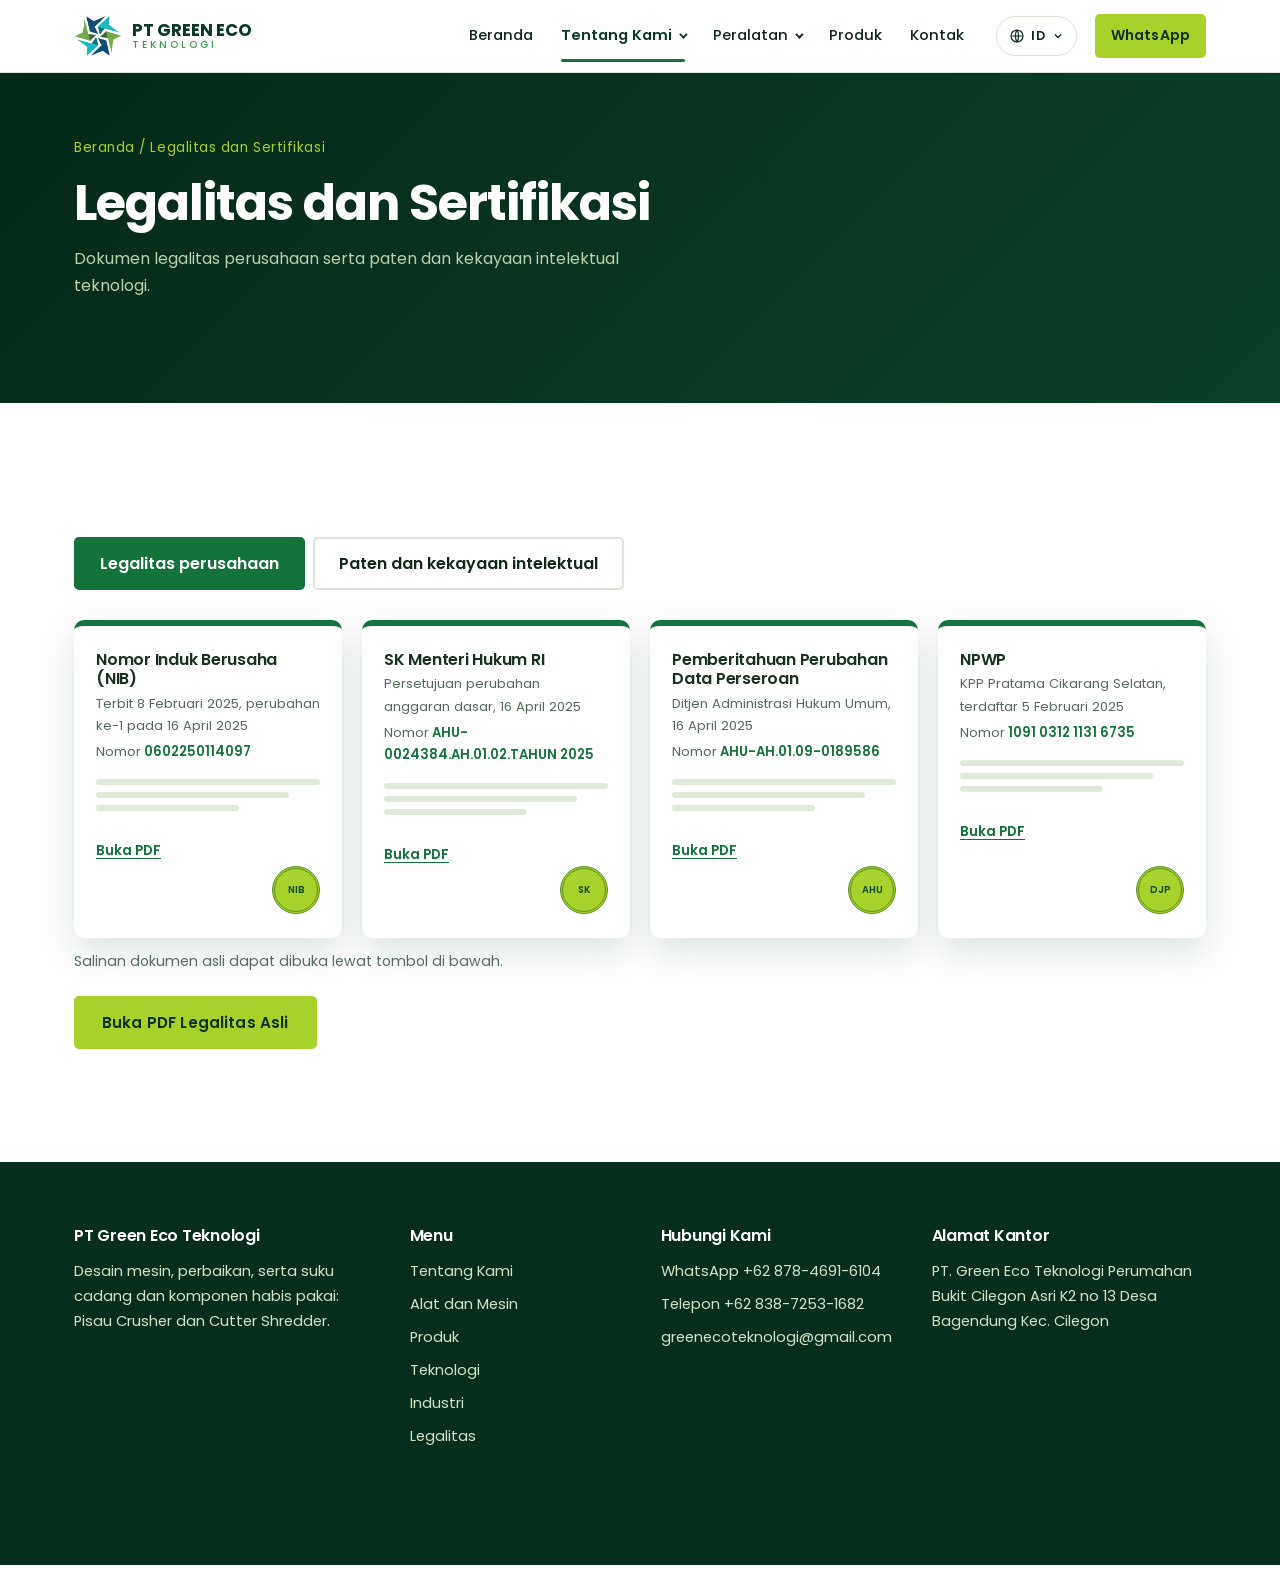
<file: legalitas/index.html>
<!doctype html>
<html lang="id">
  <head>
    <meta charset="utf-8" />
    <meta name="viewport" content="width=device-width, initial-scale=1, viewport-fit=cover" />
    <title>Legalitas dan Sertifikasi | PT Green Eco Teknologi</title>
    <meta name="description" content="Dokumen legalitas perusahaan dan paten teknologi penghancur dan pemilah PT Green Eco Teknologi, termasuk paten yang terdaftar di Korea Selatan." />
    <meta name="robots" content="index, follow, max-image-preview:large" />
    <meta name="theme-color" content="#0f4a2a" />
    <meta name="color-scheme" content="light" />
    <link rel="canonical" href="https://greenecoteknologi.com/legalitas/" />
    <link rel="icon" type="image/png" href="../favicon.png" />
    <meta property="og:type" content="website" />
    <meta property="og:site_name" content="PT Green Eco Teknologi" />
    <meta property="og:locale" content="id_ID" />
    <meta property="og:title" content="Legalitas dan Sertifikasi | PT Green Eco Teknologi" />
    <meta property="og:description" content="Dokumen legalitas perusahaan dan paten teknologi penghancur dan pemilah PT Green Eco Teknologi, termasuk paten yang terdaftar di Korea Selatan." />
    <meta property="og:url" content="https://greenecoteknologi.com/legalitas/" />
    <meta property="og:image" content="https://greenecoteknologi.com/og.jpg" />
    <meta property="og:image:width" content="1200" />
    <meta property="og:image:height" content="630" />
    <meta name="twitter:card" content="summary_large_image" />
    <meta name="twitter:title" content="Legalitas dan Sertifikasi | PT Green Eco Teknologi" />
    <meta name="twitter:description" content="Dokumen legalitas perusahaan dan paten teknologi penghancur dan pemilah PT Green Eco Teknologi, termasuk paten yang terdaftar di Korea Selatan." />
    <meta name="twitter:image" content="https://greenecoteknologi.com/og.jpg" />
    <link rel="preconnect" href="https://fonts.googleapis.com" />
    <link rel="preconnect" href="https://fonts.gstatic.com" crossorigin />
    <link href="https://fonts.googleapis.com/css2?family=Poppins:wght@400;500;600;700&display=swap" rel="stylesheet" />
    <link rel="stylesheet" href="../style.css" />
    <script type="application/ld+json">{"@context": "https://schema.org", "@type": "BreadcrumbList", "itemListElement": [{"@type": "ListItem", "position": 1, "name": "Beranda", "item": "https://greenecoteknologi.com/"}, {"@type": "ListItem", "position": 2, "name": "Legalitas dan Sertifikasi", "item": "https://greenecoteknologi.com/legalitas/"}]}</script>
  </head>
  <body data-p="legalitas" data-pfx="../">
    <div id="sp" aria-hidden="true"></div>
        <svg width="0" height="0" style="position: absolute" aria-hidden="true">
          <defs>
            <symbol id="s-fact" viewBox="0 0 600 420">
              <circle cx="480" cy="90" r="46" class="fd" opacity=".4" />
              <path
                d="M0 300Q120 230 240 290T480 270T600 290V420H0z"
                class="fb"
              />
              <path d="M0 345Q150 295 300 340T600 325V420H0z" class="fa" />
              <rect x="100" y="170" width="260" height="135" class="fd" />
              <path
                d="M100 170l43-42v42l43-42v42l43-42v42l43-42v42l43-42v42z"
                class="fw"
                opacity=".75"
              />
              <rect x="124" y="215" width="50" height="90" class="fb" />
              <rect x="196" y="210" width="134" height="36" rx="4" class="fc" />
              <rect x="206" y="262" width="114" height="14" class="fk" />
              <rect x="378" y="100" width="34" height="205" class="fd" />
              <rect x="374" y="94" width="42" height="12" class="fk" />
              <g class="fw">
                <circle class="puff" cx="395" cy="80" r="14" />
                <circle class="puff" cx="403" cy="80" r="12" />
                <circle class="puff" cx="389" cy="80" r="10" />
              </g>
              <path d="M360 290l125-72" stroke="#0b2e1a" stroke-width="10" />
              <rect
                x="400"
                y="236"
                width="16"
                height="12"
                class="fc"
                transform="rotate(-30 408 242)"
              />
              <rect
                x="442"
                y="212"
                width="16"
                height="12"
                class="fc"
                transform="rotate(-30 450 218)"
              />
              <rect x="452" y="322" width="110" height="40" rx="5" class="fw" />
              <rect x="522" y="304" width="40" height="30" rx="4" class="fc" />
              <circle cx="474" cy="366" r="12" class="fk" />
              <circle cx="542" cy="366" r="12" class="fk" />
              <rect x="62" y="300" width="8" height="42" class="fk" />
              <circle cx="66" cy="286" r="26" class="fb" />
              <rect x="560" y="268" width="8" height="34" class="fk" />
              <circle cx="564" cy="254" r="20" class="fb" />
            </symbol>
            <symbol id="s-truck" viewBox="0 0 480 400">
              <circle cx="380" cy="80" r="40" class="fd" opacity=".6" />
              <path d="M0 300Q140 240 260 290T480 270V400H0z" class="fb" />
              <path d="M0 340Q200 300 480 335V400H0z" class="fa" />
              <path
                d="M40 322l32-62 26 24 32-50 30 42 26-18 32 64z"
                class="fd"
                opacity=".8"
              />
              <rect x="290" y="250" width="140" height="66" rx="6" class="fa" />
              <rect x="408" y="270" width="52" height="46" rx="6" class="fc" />
              <rect x="300" y="226" width="34" height="26" rx="4" class="fb" />
              <rect x="344" y="214" width="40" height="38" rx="4" class="fc" />
              <circle cx="326" cy="320" r="15" class="fk" />
              <circle cx="430" cy="320" r="15" class="fk" />
            </symbol>
            <symbol id="s-shred" viewBox="0 0 400 300">
              <rect
                x="0"
                y="262"
                width="400"
                height="38"
                class="fk"
                opacity=".25"
              />
              <path d="M108 36h184l-42 84H150z" class="fb" />
              <rect x="118" y="120" width="164" height="96" rx="6" class="fa" />
              <circle cx="164" cy="168" r="32" class="fd" />
              <circle cx="236" cy="168" r="32" class="fd" />
              <g class="fc">
                <rect x="158" y="128" width="12" height="14" />
                <rect x="230" y="128" width="12" height="14" />
                <rect x="158" y="194" width="12" height="14" />
                <rect x="230" y="194" width="12" height="14" />
                <rect x="132" y="162" width="14" height="12" />
                <rect x="254" y="162" width="14" height="12" />
              </g>
              <rect x="296" y="150" width="62" height="54" rx="8" class="fy" />
              <rect x="104" y="216" width="192" height="30" class="fk" />
              <rect x="120" y="246" width="12" height="30" class="fk" />
              <rect x="268" y="246" width="12" height="30" class="fk" />
              <path d="M12 250l92-28v20l-92 28z" class="fb" />
              <g class="fc">
                <circle cx="40" cy="242" r="7" />
                <circle cx="66" cy="234" r="7" />
              </g>
            </symbol>
            <symbol id="s-dryer" viewBox="0 0 400 300">
              <rect
                x="0"
                y="268"
                width="400"
                height="32"
                class="fk"
                opacity=".25"
              />
              <g transform="rotate(-6 200 150)">
                <rect
                  x="70"
                  y="100"
                  width="270"
                  height="96"
                  rx="48"
                  class="fa"
                />
                <rect x="110" y="100" width="14" height="96" class="fc" />
                <rect x="250" y="100" width="14" height="96" class="fc" />
                <rect
                  x="70"
                  y="100"
                  width="270"
                  height="20"
                  rx="10"
                  class="fb"
                  opacity=".6"
                />
              </g>
              <path d="M120 196l-20 76h40zM280 188l-20 84h40z" class="fk" />
              <rect x="14" y="140" width="52" height="70" rx="8" class="fb" />
              <circle cx="40" cy="175" r="12" class="fy" />
              <g
                fill="none"
                stroke="var(--c)"
                stroke-width="5"
                stroke-linecap="round"
              >
                <path d="M172 70q10-14 0-28q-10-14 0-28" />
                <path d="M212 62q10-14 0-28q-10-14 0-28" />
                <path d="M252 56q10-14 0-28" />
              </g>
            </symbol>
            <symbol id="s-pile" viewBox="0 0 400 300">
              <rect
                x="0"
                y="240"
                width="400"
                height="60"
                class="fk"
                opacity=".3"
              />
              <path d="M10 250Q80 120 190 250z" class="fa" />
              <path d="M120 250Q210 90 320 250z" class="fb" />
              <path d="M240 250Q310 140 395 250z" class="fa" />
              <g
                fill="none"
                stroke="var(--d)"
                stroke-width="5"
                stroke-linecap="round"
                opacity=".85"
              >
                <path d="M150 120q-10-14 0-28t0-28" />
                <path d="M220 90q-10-14 0-28t0-28" />
                <path d="M300 130q-10-14 0-28" />
              </g>
              <g class="fc">
                <circle cx="90" cy="215" r="6" />
                <circle cx="200" cy="190" r="6" />
                <circle cx="270" cy="220" r="6" />
                <circle cx="330" cy="225" r="5" />
              </g>
            </symbol>
            <symbol id="s-scale" viewBox="0 0 400 300">
              <rect
                x="0"
                y="262"
                width="400"
                height="38"
                class="fk"
                opacity=".25"
              />
              <rect x="30" y="232" width="260" height="30" rx="4" class="fk" />
              <rect x="50" y="170" width="150" height="62" rx="6" class="fw" />
              <rect x="200" y="186" width="56" height="46" rx="6" class="fc" />
              <circle cx="90" cy="236" r="14" class="fa" />
              <circle cx="228" cy="236" r="14" class="fa" />
              <rect x="310" y="80" width="64" height="182" rx="8" class="fa" />
              <rect x="320" y="94" width="44" height="30" rx="4" class="fc" />
              <rect x="322" y="140" width="40" height="6" class="fd" />
              <rect x="322" y="154" width="28" height="6" class="fd" />
              <path d="M60 150l14-20h50l14 20z" class="fb" opacity=".0" />
            </symbol>
            <symbol id="s-tank" viewBox="0 0 400 300">
              <rect
                x="0"
                y="258"
                width="400"
                height="42"
                class="fk"
                opacity=".25"
              />
              <rect x="40" y="110" width="130" height="150" class="fa" />
              <ellipse cx="105" cy="110" rx="65" ry="18" class="fb" />
              <rect x="210" y="70" width="150" height="190" class="fa" />
              <ellipse cx="285" cy="70" rx="75" ry="20" class="fb" />
              <g class="fc" opacity=".9">
                <rect x="40" y="196" width="130" height="64" />
                <rect x="210" y="190" width="150" height="70" />
              </g>
              <path
                d="M170 140h40M105 92V60h120V50"
                fill="none"
                stroke="#0b2e1a"
                stroke-width="8"
              />
              <g class="fd" opacity=".7">
                <rect x="62" y="130" width="10" height="50" rx="5" />
                <rect x="232" y="100" width="10" height="60" rx="5" />
              </g>
            </symbol>
          </defs>
        </svg>

        <div class="topbar">
          <div class="wrap">
            <span></span>
            <span
              ><a href="tel:+6283872531682">+62 838-7253-1682</a
              ><span class="sep">|</span
              ><a href="mailto:greenecoteknologi@gmail.com"
                >greenecoteknologi@gmail.com</a
              ></span
            >
          </div>
        </div>
        <header>
          <div class="wrap bar">
            <a
              class="brand"
              data-k="beranda" href="../"
              aria-label="PT Green Eco Teknologi, beranda"
            >
              <img
                class="brand-logo"
                src="../logo.png"
                width="48"
                height="42"
                alt=""
                aria-hidden="true"
              />
              <span>PT GREEN ECO<small>TEKNOLOGI</small></span>
            </a>
            <button id="burger" aria-label="Buka menu" aria-expanded="false">
              <svg
                width="20"
                height="20"
                viewBox="0 0 24 24"
                fill="none"
                stroke="currentColor"
                stroke-width="2"
              >
                <path d="M3 7h18M3 12h18M3 17h18" />
              </svg>
            </button>
            <nav id="nav" aria-label="Menu utama">
              <ul>
                <li><a data-k="beranda" href="../">Beranda</a></li>
                <li class="dd">
                  <button aria-haspopup="true">Tentang Kami</button>
                  <ul class="sub">
                    <li><a data-k="tentang" href="../tentang/">Perusahaan</a></li>
                    <li><a data-k="legalitas" href="../legalitas/">Legalitas dan Sertifikasi</a></li>
                  </ul>
                </li>
                <li class="dd">
                  <button aria-haspopup="true">Peralatan</button>
                  <ul class="sub">
                    <li><a data-k="alat" href="../alat/">Alat dan Mesin</a></li>
                    <li><a data-k="teknologi" href="../teknologi/">Teknologi</a></li>
                    <li><a data-k="industri" href="../industri/">Industri</a></li>
                  </ul>
                </li>
                <li><a data-k="produk" href="../produk/">Produk</a></li>
                <li><a data-k="kontak" href="../kontak/">Kontak</a></li>
              </ul>
            </nav>
            <div class="lang">
              <button
                type="button"
                class="lg-cur"
                aria-haspopup="true"
                aria-expanded="false"
                aria-label="Language"
              >
                <svg
                  width="16"
                  height="16"
                  viewBox="0 0 24 24"
                  fill="none"
                  stroke="currentColor"
                  stroke-width="1.8"
                  aria-hidden="true"
                >
                  <circle cx="12" cy="12" r="9" />
                  <path
                    d="M3 12h18M12 3c3 3.2 3 14.8 0 18M12 3c-3 3.2-3 14.8 0 18"
                  /></svg
                ><span id="lgc">ID</span
                ><svg
                  class="cv"
                  width="12"
                  height="12"
                  viewBox="0 0 24 24"
                  fill="none"
                  stroke="currentColor"
                  stroke-width="2.5"
                  aria-hidden="true"
                >
                  <path d="M6 9l6 6 6-6" />
                </svg>
              </button>
              <ul class="lg-menu" role="list">
                <li>
                  <button
                    type="button"
                    data-l="id"
                    lang="id"
                    aria-pressed="true"
                  >
                    Bahasa Indonesia <small>ID</small>
                  </button>
                </li>
                <li>
                  <button
                    type="button"
                    data-l="en"
                    lang="en"
                    aria-pressed="false"
                  >
                    English <small>EN</small>
                  </button>
                </li>
                <li>
                  <button
                    type="button"
                    data-l="ko"
                    lang="ko"
                    aria-pressed="false"
                  >
                    한국어 <small>KO</small>
                  </button>
                </li>
              </ul>
            </div>
            <a class="btn wa" href="https://wa.me/6287846916104">WhatsApp</a>
          </div>
        </header>

        
    <main id="main" tabindex="-1">
<!-- LEGALITAS -->
          <div class="page on" data-p="legalitas">
            <div class="phead">
              <div class="wrap">
                <div>
                  <div class="crumb">
                    <a data-k="beranda" href="../">Beranda</a> / Legalitas dan Sertifikasi
                  </div>
                  <h1>Legalitas dan Sertifikasi</h1>
                  <p>Dokumen legalitas perusahaan serta paten dan kekayaan intelektual teknologi.</p>
                </div>
              </div>
            </div>
            <section>
              <div class="wrap">
                <div class="ltabs" role="tablist" id="ltabs">
                  <button role="tab" aria-selected="true" data-k="doc">
                    Legalitas perusahaan</button
                  ><button role="tab" aria-selected="false" data-k="pat">
                    Paten dan kekayaan intelektual
                  </button>
                </div>
                <div class="docs" id="docs"></div>
                <p class="lede" id="lnote" style="font-size: 0.88rem"></p>
                <div style="margin-top: 22px">
                  <a
                    class="btn"
                    id="pdfbtn"
                    href="../Legalitas_PT_Green_Eco_Teknologi.pdf"
                    target="_blank"
                    rel="noopener"
                    ><span id="pdfbtnt">Buka PDF Legalitas Asli</span></a
                  >
                </div>
              </div>
            </section>
          </div>

          
    </main>
    <footer>
          <div class="wrap">
            <div class="fg">
              <div>
                <h4>PT Green Eco Teknologi</h4>
                <p>
                  Desain mesin, perbaikan, serta suku cadang dan komponen habis pakai: Pisau Crusher dan Cutter Shredder.
                </p>
              </div>
              <div>
                <h4>Menu</h4>
                <ul>
                  <li><a data-k="tentang" href="../tentang/">Tentang Kami</a></li>
                  <li><a data-k="alat" href="../alat/">Alat dan Mesin</a></li>
                  <li><a data-k="produk" href="../produk/">Produk</a></li>
                  <li><a data-k="teknologi" href="../teknologi/">Teknologi</a></li>
                  <li><a data-k="industri" href="../industri/">Industri</a></li>
                  <li><a data-k="legalitas" href="../legalitas/">Legalitas</a></li>
                </ul>
              </div>
              <div>
                <h4>Hubungi Kami</h4>
                <ul>
                  <li>
                    <a href="https://wa.me/6287846916104"
                      >WhatsApp +62 878-4691-6104</a
                    >
                  </li>
                  <li>
                    <a href="tel:+6283872531682">Telepon +62 838-7253-1682</a>
                  </li>
                  <li>
                    <a href="mailto:greenecoteknologi@gmail.com"
                      >greenecoteknologi@gmail.com</a
                    >
                  </li>
                </ul>
              </div>
              <div>
                <h4>Alamat Kantor</h4>
                <p>
                  PT. Green Eco Teknologi Perumahan Bukit Cilegon Asri K2 no 13
                  Desa Bagendung Kec. Cilegon
                </p>
              </div>
            </div>
            <div class="copy">
              PT Green Eco Teknologi © 2026. Hak cipta dilindungi.
            </div>
          </div>
        </footer>
    <script src="../app.js"></script>
  </body>
</html>
</file>
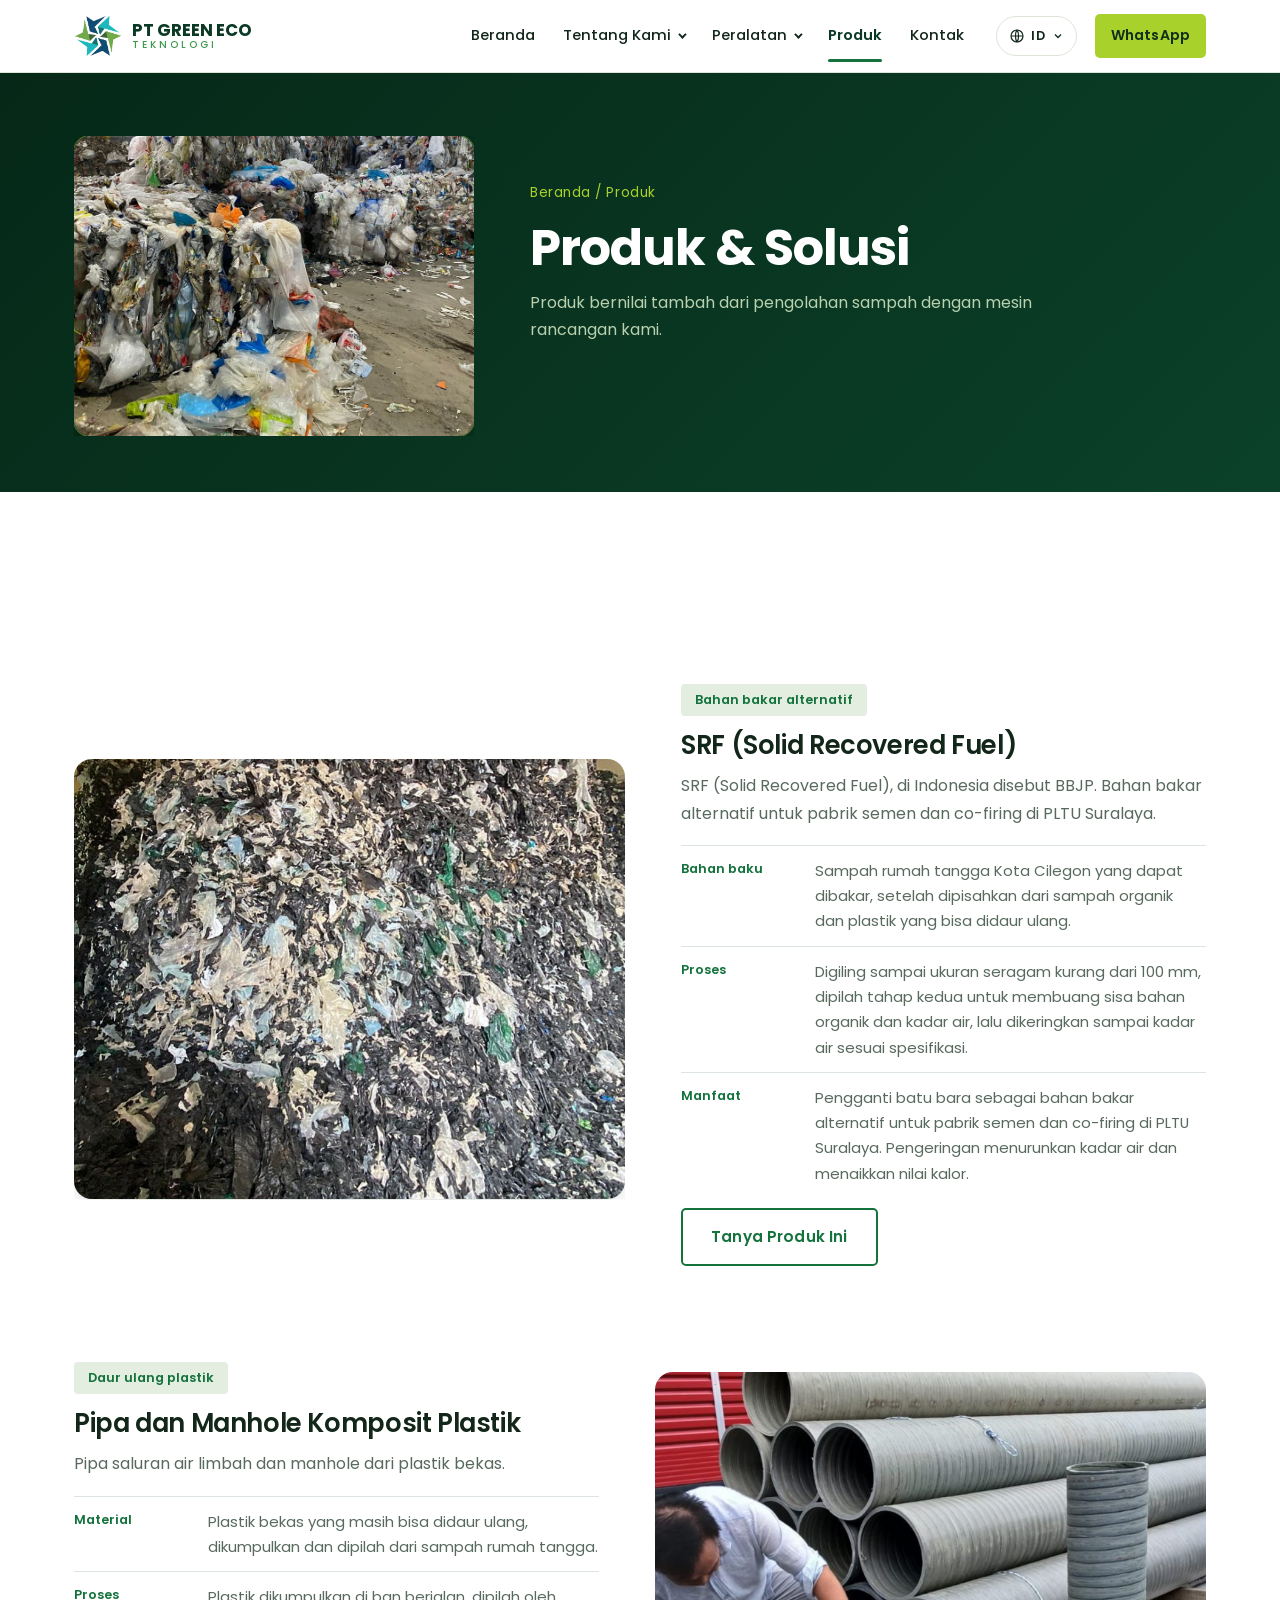
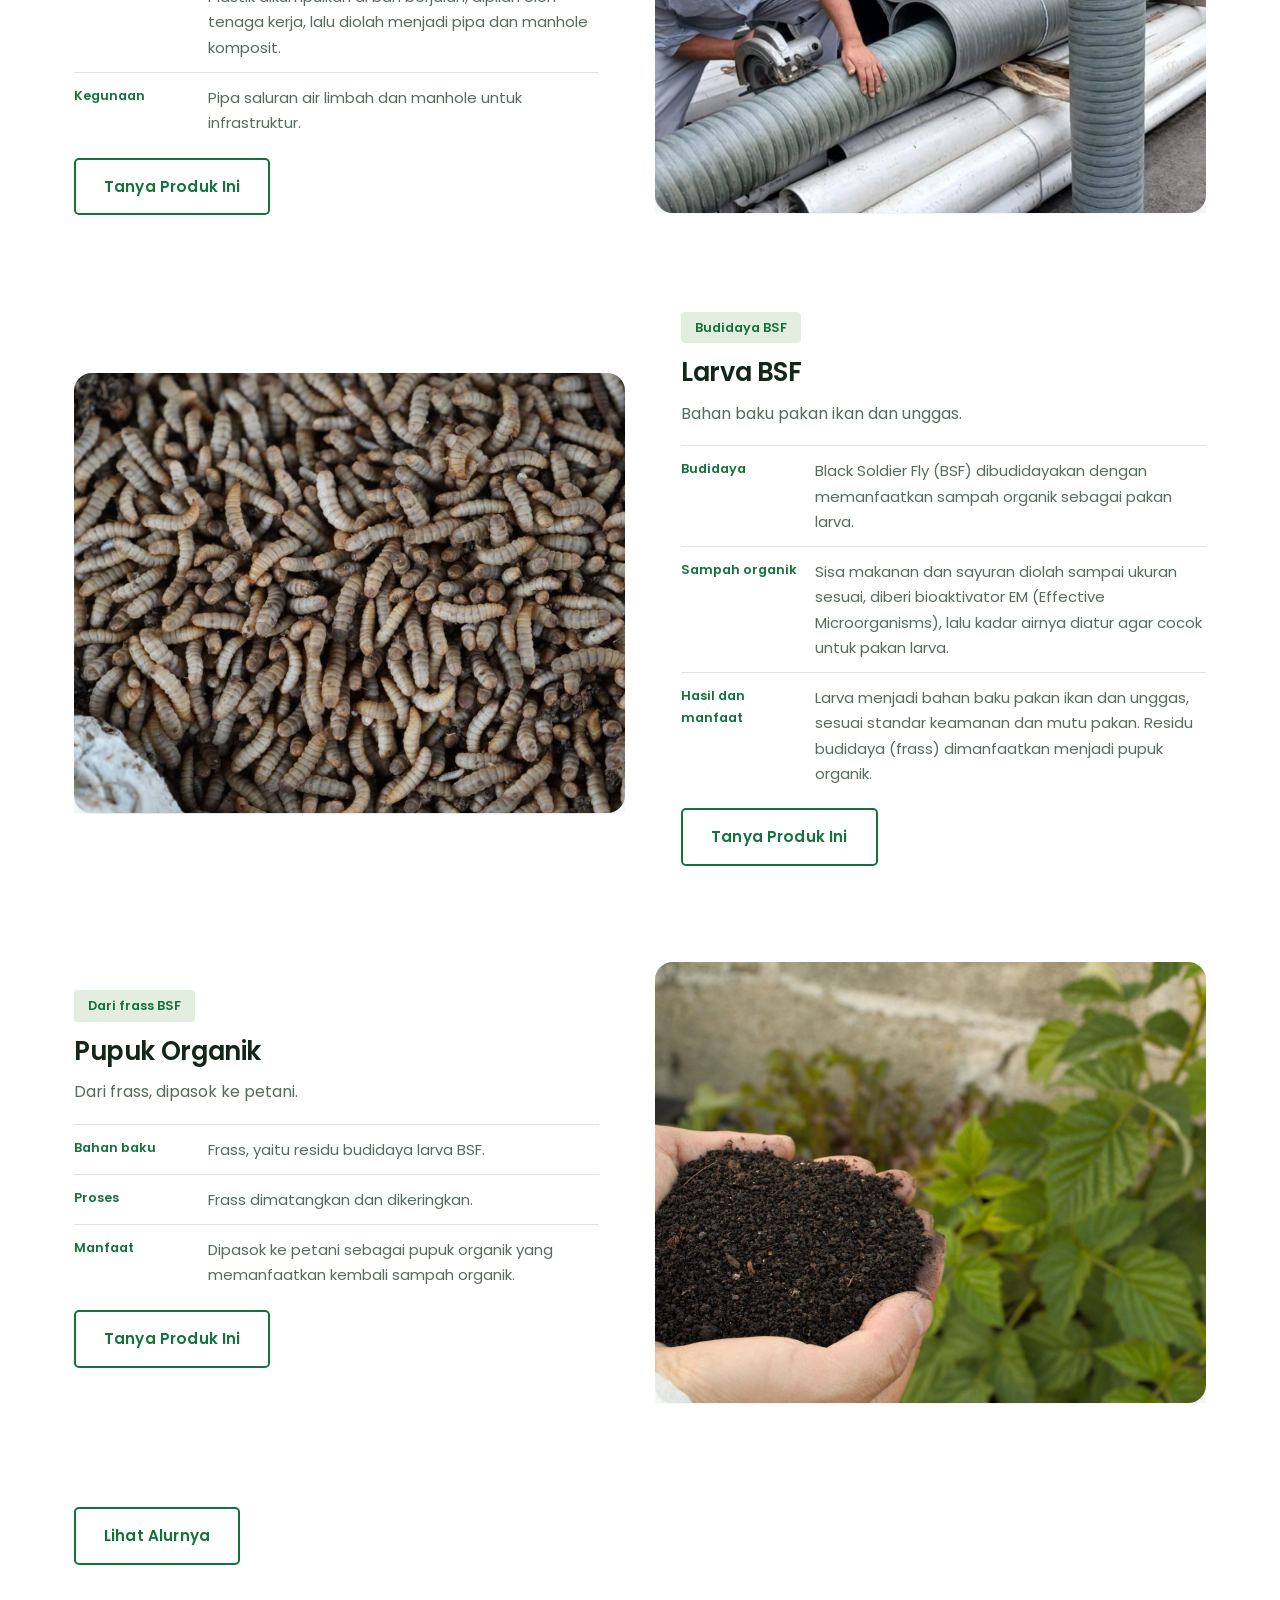
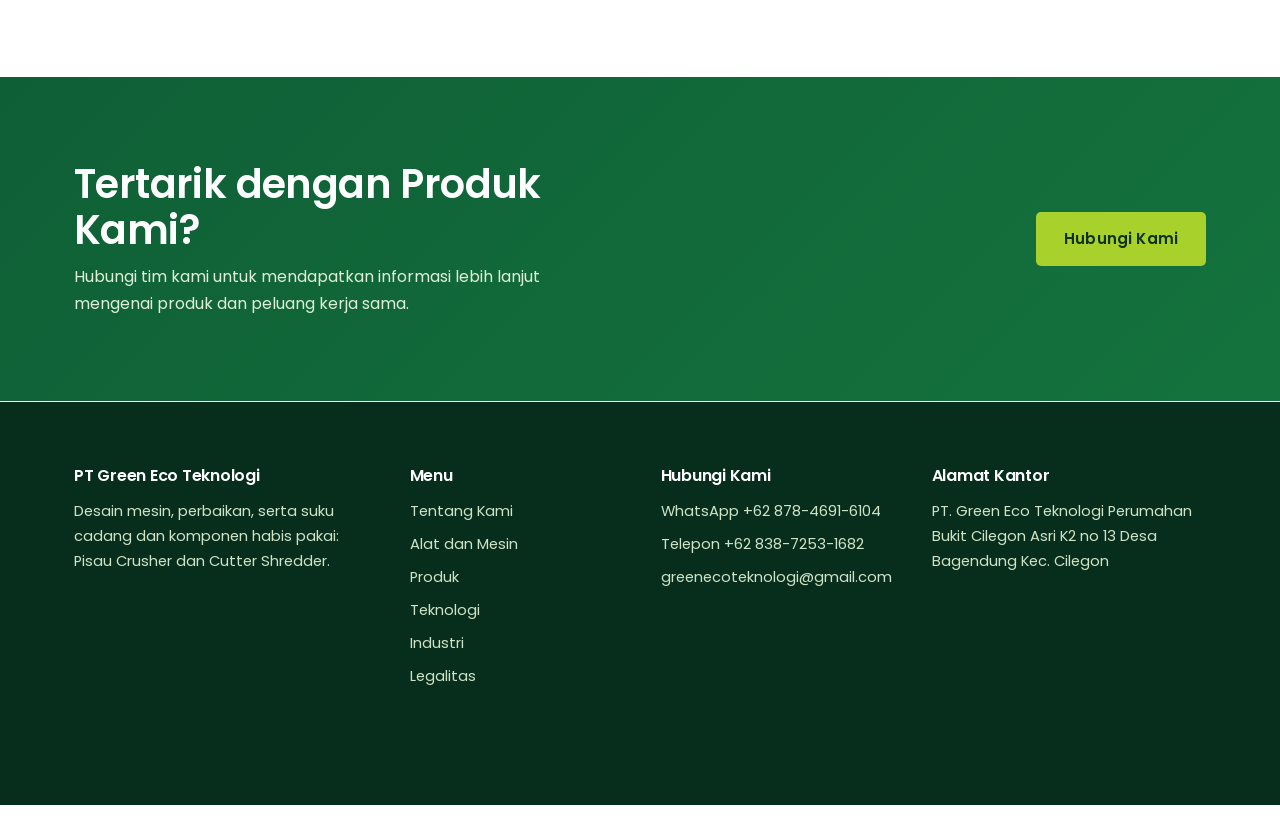
<file: produk/index.html>
<!doctype html>
<html lang="id">
  <head>
    <meta charset="utf-8" />
    <meta name="viewport" content="width=device-width, initial-scale=1, viewport-fit=cover" />
    <title>Produk &amp; Solusi: SRF, Pipa Komposit, Larva BSF, Pupuk Organik | PT Green Eco Teknologi</title>
    <meta name="description" content="Produk dari pengolahan sampah: SRF (Solid Recovered Fuel), pipa dan manhole komposit plastik, larva BSF, dan pupuk organik. Hubungi kami untuk kerja sama." />
    <meta name="robots" content="index, follow, max-image-preview:large" />
    <meta name="theme-color" content="#0f4a2a" />
    <meta name="color-scheme" content="light" />
    <link rel="canonical" href="https://greenecoteknologi.com/produk/" />
    <link rel="icon" type="image/png" href="../favicon.png" />
    <meta property="og:type" content="website" />
    <meta property="og:site_name" content="PT Green Eco Teknologi" />
    <meta property="og:locale" content="id_ID" />
    <meta property="og:title" content="Produk &amp; Solusi: SRF, Pipa Komposit, Larva BSF, Pupuk Organik | PT Green Eco Teknologi" />
    <meta property="og:description" content="Produk dari pengolahan sampah: SRF (Solid Recovered Fuel), pipa dan manhole komposit plastik, larva BSF, dan pupuk organik. Hubungi kami untuk kerja sama." />
    <meta property="og:url" content="https://greenecoteknologi.com/produk/" />
    <meta property="og:image" content="https://greenecoteknologi.com/og.jpg" />
    <meta property="og:image:width" content="1200" />
    <meta property="og:image:height" content="630" />
    <meta name="twitter:card" content="summary_large_image" />
    <meta name="twitter:title" content="Produk &amp; Solusi: SRF, Pipa Komposit, Larva BSF, Pupuk Organik | PT Green Eco Teknologi" />
    <meta name="twitter:description" content="Produk dari pengolahan sampah: SRF (Solid Recovered Fuel), pipa dan manhole komposit plastik, larva BSF, dan pupuk organik. Hubungi kami untuk kerja sama." />
    <meta name="twitter:image" content="https://greenecoteknologi.com/og.jpg" />
    <link rel="preconnect" href="https://fonts.googleapis.com" />
    <link rel="preconnect" href="https://fonts.gstatic.com" crossorigin />
    <link href="https://fonts.googleapis.com/css2?family=Poppins:wght@400;500;600;700&display=swap" rel="stylesheet" />
    <link rel="stylesheet" href="../style.css" />
    <script type="application/ld+json">{"@context": "https://schema.org", "@type": "BreadcrumbList", "itemListElement": [{"@type": "ListItem", "position": 1, "name": "Beranda", "item": "https://greenecoteknologi.com/"}, {"@type": "ListItem", "position": 2, "name": "Produk", "item": "https://greenecoteknologi.com/produk/"}]}</script>
    <script type="application/ld+json">{"@context": "https://schema.org", "@type": "ItemList", "name": "Produk PT Green Eco Teknologi", "itemListElement": [{"@type": "ListItem", "position": 1, "item": {"@type": "Product", "name": "SRF (Solid Recovered Fuel)", "description": "Bahan bakar alternatif dari sampah rumah tangga untuk pabrik semen dan co-firing.", "brand": {"@type": "Brand", "name": "PT Green Eco Teknologi"}, "url": "https://greenecoteknologi.com/produk/#srf"}}, {"@type": "ListItem", "position": 2, "item": {"@type": "Product", "name": "Pipa dan Manhole Komposit Plastik", "description": "Pipa saluran air limbah dan manhole dari plastik bekas.", "brand": {"@type": "Brand", "name": "PT Green Eco Teknologi"}, "url": "https://greenecoteknologi.com/produk/#pipa"}}, {"@type": "ListItem", "position": 3, "item": {"@type": "Product", "name": "Larva BSF", "description": "Bahan baku pakan ikan dan unggas dari budidaya Black Soldier Fly.", "brand": {"@type": "Brand", "name": "PT Green Eco Teknologi"}, "url": "https://greenecoteknologi.com/produk/#bsf"}}, {"@type": "ListItem", "position": 4, "item": {"@type": "Product", "name": "Pupuk Organik", "description": "Pupuk organik dari frass budidaya larva BSF.", "brand": {"@type": "Brand", "name": "PT Green Eco Teknologi"}, "url": "https://greenecoteknologi.com/produk/#pupuk"}}]}</script>
  </head>
  <body data-p="produk" data-pfx="../">
    <div id="sp" aria-hidden="true"></div>
        <svg width="0" height="0" style="position: absolute" aria-hidden="true">
          <defs>
            <symbol id="s-fact" viewBox="0 0 600 420">
              <circle cx="480" cy="90" r="46" class="fd" opacity=".4" />
              <path
                d="M0 300Q120 230 240 290T480 270T600 290V420H0z"
                class="fb"
              />
              <path d="M0 345Q150 295 300 340T600 325V420H0z" class="fa" />
              <rect x="100" y="170" width="260" height="135" class="fd" />
              <path
                d="M100 170l43-42v42l43-42v42l43-42v42l43-42v42l43-42v42z"
                class="fw"
                opacity=".75"
              />
              <rect x="124" y="215" width="50" height="90" class="fb" />
              <rect x="196" y="210" width="134" height="36" rx="4" class="fc" />
              <rect x="206" y="262" width="114" height="14" class="fk" />
              <rect x="378" y="100" width="34" height="205" class="fd" />
              <rect x="374" y="94" width="42" height="12" class="fk" />
              <g class="fw">
                <circle class="puff" cx="395" cy="80" r="14" />
                <circle class="puff" cx="403" cy="80" r="12" />
                <circle class="puff" cx="389" cy="80" r="10" />
              </g>
              <path d="M360 290l125-72" stroke="#0b2e1a" stroke-width="10" />
              <rect
                x="400"
                y="236"
                width="16"
                height="12"
                class="fc"
                transform="rotate(-30 408 242)"
              />
              <rect
                x="442"
                y="212"
                width="16"
                height="12"
                class="fc"
                transform="rotate(-30 450 218)"
              />
              <rect x="452" y="322" width="110" height="40" rx="5" class="fw" />
              <rect x="522" y="304" width="40" height="30" rx="4" class="fc" />
              <circle cx="474" cy="366" r="12" class="fk" />
              <circle cx="542" cy="366" r="12" class="fk" />
              <rect x="62" y="300" width="8" height="42" class="fk" />
              <circle cx="66" cy="286" r="26" class="fb" />
              <rect x="560" y="268" width="8" height="34" class="fk" />
              <circle cx="564" cy="254" r="20" class="fb" />
            </symbol>
            <symbol id="s-truck" viewBox="0 0 480 400">
              <circle cx="380" cy="80" r="40" class="fd" opacity=".6" />
              <path d="M0 300Q140 240 260 290T480 270V400H0z" class="fb" />
              <path d="M0 340Q200 300 480 335V400H0z" class="fa" />
              <path
                d="M40 322l32-62 26 24 32-50 30 42 26-18 32 64z"
                class="fd"
                opacity=".8"
              />
              <rect x="290" y="250" width="140" height="66" rx="6" class="fa" />
              <rect x="408" y="270" width="52" height="46" rx="6" class="fc" />
              <rect x="300" y="226" width="34" height="26" rx="4" class="fb" />
              <rect x="344" y="214" width="40" height="38" rx="4" class="fc" />
              <circle cx="326" cy="320" r="15" class="fk" />
              <circle cx="430" cy="320" r="15" class="fk" />
            </symbol>
            <symbol id="s-shred" viewBox="0 0 400 300">
              <rect
                x="0"
                y="262"
                width="400"
                height="38"
                class="fk"
                opacity=".25"
              />
              <path d="M108 36h184l-42 84H150z" class="fb" />
              <rect x="118" y="120" width="164" height="96" rx="6" class="fa" />
              <circle cx="164" cy="168" r="32" class="fd" />
              <circle cx="236" cy="168" r="32" class="fd" />
              <g class="fc">
                <rect x="158" y="128" width="12" height="14" />
                <rect x="230" y="128" width="12" height="14" />
                <rect x="158" y="194" width="12" height="14" />
                <rect x="230" y="194" width="12" height="14" />
                <rect x="132" y="162" width="14" height="12" />
                <rect x="254" y="162" width="14" height="12" />
              </g>
              <rect x="296" y="150" width="62" height="54" rx="8" class="fy" />
              <rect x="104" y="216" width="192" height="30" class="fk" />
              <rect x="120" y="246" width="12" height="30" class="fk" />
              <rect x="268" y="246" width="12" height="30" class="fk" />
              <path d="M12 250l92-28v20l-92 28z" class="fb" />
              <g class="fc">
                <circle cx="40" cy="242" r="7" />
                <circle cx="66" cy="234" r="7" />
              </g>
            </symbol>
            <symbol id="s-dryer" viewBox="0 0 400 300">
              <rect
                x="0"
                y="268"
                width="400"
                height="32"
                class="fk"
                opacity=".25"
              />
              <g transform="rotate(-6 200 150)">
                <rect
                  x="70"
                  y="100"
                  width="270"
                  height="96"
                  rx="48"
                  class="fa"
                />
                <rect x="110" y="100" width="14" height="96" class="fc" />
                <rect x="250" y="100" width="14" height="96" class="fc" />
                <rect
                  x="70"
                  y="100"
                  width="270"
                  height="20"
                  rx="10"
                  class="fb"
                  opacity=".6"
                />
              </g>
              <path d="M120 196l-20 76h40zM280 188l-20 84h40z" class="fk" />
              <rect x="14" y="140" width="52" height="70" rx="8" class="fb" />
              <circle cx="40" cy="175" r="12" class="fy" />
              <g
                fill="none"
                stroke="var(--c)"
                stroke-width="5"
                stroke-linecap="round"
              >
                <path d="M172 70q10-14 0-28q-10-14 0-28" />
                <path d="M212 62q10-14 0-28q-10-14 0-28" />
                <path d="M252 56q10-14 0-28" />
              </g>
            </symbol>
            <symbol id="s-pile" viewBox="0 0 400 300">
              <rect
                x="0"
                y="240"
                width="400"
                height="60"
                class="fk"
                opacity=".3"
              />
              <path d="M10 250Q80 120 190 250z" class="fa" />
              <path d="M120 250Q210 90 320 250z" class="fb" />
              <path d="M240 250Q310 140 395 250z" class="fa" />
              <g
                fill="none"
                stroke="var(--d)"
                stroke-width="5"
                stroke-linecap="round"
                opacity=".85"
              >
                <path d="M150 120q-10-14 0-28t0-28" />
                <path d="M220 90q-10-14 0-28t0-28" />
                <path d="M300 130q-10-14 0-28" />
              </g>
              <g class="fc">
                <circle cx="90" cy="215" r="6" />
                <circle cx="200" cy="190" r="6" />
                <circle cx="270" cy="220" r="6" />
                <circle cx="330" cy="225" r="5" />
              </g>
            </symbol>
            <symbol id="s-scale" viewBox="0 0 400 300">
              <rect
                x="0"
                y="262"
                width="400"
                height="38"
                class="fk"
                opacity=".25"
              />
              <rect x="30" y="232" width="260" height="30" rx="4" class="fk" />
              <rect x="50" y="170" width="150" height="62" rx="6" class="fw" />
              <rect x="200" y="186" width="56" height="46" rx="6" class="fc" />
              <circle cx="90" cy="236" r="14" class="fa" />
              <circle cx="228" cy="236" r="14" class="fa" />
              <rect x="310" y="80" width="64" height="182" rx="8" class="fa" />
              <rect x="320" y="94" width="44" height="30" rx="4" class="fc" />
              <rect x="322" y="140" width="40" height="6" class="fd" />
              <rect x="322" y="154" width="28" height="6" class="fd" />
              <path d="M60 150l14-20h50l14 20z" class="fb" opacity=".0" />
            </symbol>
            <symbol id="s-tank" viewBox="0 0 400 300">
              <rect
                x="0"
                y="258"
                width="400"
                height="42"
                class="fk"
                opacity=".25"
              />
              <rect x="40" y="110" width="130" height="150" class="fa" />
              <ellipse cx="105" cy="110" rx="65" ry="18" class="fb" />
              <rect x="210" y="70" width="150" height="190" class="fa" />
              <ellipse cx="285" cy="70" rx="75" ry="20" class="fb" />
              <g class="fc" opacity=".9">
                <rect x="40" y="196" width="130" height="64" />
                <rect x="210" y="190" width="150" height="70" />
              </g>
              <path
                d="M170 140h40M105 92V60h120V50"
                fill="none"
                stroke="#0b2e1a"
                stroke-width="8"
              />
              <g class="fd" opacity=".7">
                <rect x="62" y="130" width="10" height="50" rx="5" />
                <rect x="232" y="100" width="10" height="60" rx="5" />
              </g>
            </symbol>
          </defs>
        </svg>

        <div class="topbar">
          <div class="wrap">
            <span></span>
            <span
              ><a href="tel:+6283872531682">+62 838-7253-1682</a
              ><span class="sep">|</span
              ><a href="mailto:greenecoteknologi@gmail.com"
                >greenecoteknologi@gmail.com</a
              ></span
            >
          </div>
        </div>
        <header>
          <div class="wrap bar">
            <a
              class="brand"
              data-k="beranda" href="../"
              aria-label="PT Green Eco Teknologi, beranda"
            >
              <img
                class="brand-logo"
                src="../logo.png"
                width="48"
                height="42"
                alt=""
                aria-hidden="true"
              />
              <span>PT GREEN ECO<small>TEKNOLOGI</small></span>
            </a>
            <button id="burger" aria-label="Buka menu" aria-expanded="false">
              <svg
                width="20"
                height="20"
                viewBox="0 0 24 24"
                fill="none"
                stroke="currentColor"
                stroke-width="2"
              >
                <path d="M3 7h18M3 12h18M3 17h18" />
              </svg>
            </button>
            <nav id="nav" aria-label="Menu utama">
              <ul>
                <li><a data-k="beranda" href="../">Beranda</a></li>
                <li class="dd">
                  <button aria-haspopup="true">Tentang Kami</button>
                  <ul class="sub">
                    <li><a data-k="tentang" href="../tentang/">Perusahaan</a></li>
                    <li><a data-k="legalitas" href="../legalitas/">Legalitas dan Sertifikasi</a></li>
                  </ul>
                </li>
                <li class="dd">
                  <button aria-haspopup="true">Peralatan</button>
                  <ul class="sub">
                    <li><a data-k="alat" href="../alat/">Alat dan Mesin</a></li>
                    <li><a data-k="teknologi" href="../teknologi/">Teknologi</a></li>
                    <li><a data-k="industri" href="../industri/">Industri</a></li>
                  </ul>
                </li>
                <li><a data-k="produk" href="../produk/">Produk</a></li>
                <li><a data-k="kontak" href="../kontak/">Kontak</a></li>
              </ul>
            </nav>
            <div class="lang">
              <button
                type="button"
                class="lg-cur"
                aria-haspopup="true"
                aria-expanded="false"
                aria-label="Language"
              >
                <svg
                  width="16"
                  height="16"
                  viewBox="0 0 24 24"
                  fill="none"
                  stroke="currentColor"
                  stroke-width="1.8"
                  aria-hidden="true"
                >
                  <circle cx="12" cy="12" r="9" />
                  <path
                    d="M3 12h18M12 3c3 3.2 3 14.8 0 18M12 3c-3 3.2-3 14.8 0 18"
                  /></svg
                ><span id="lgc">ID</span
                ><svg
                  class="cv"
                  width="12"
                  height="12"
                  viewBox="0 0 24 24"
                  fill="none"
                  stroke="currentColor"
                  stroke-width="2.5"
                  aria-hidden="true"
                >
                  <path d="M6 9l6 6 6-6" />
                </svg>
              </button>
              <ul class="lg-menu" role="list">
                <li>
                  <button
                    type="button"
                    data-l="id"
                    lang="id"
                    aria-pressed="true"
                  >
                    Bahasa Indonesia <small>ID</small>
                  </button>
                </li>
                <li>
                  <button
                    type="button"
                    data-l="en"
                    lang="en"
                    aria-pressed="false"
                  >
                    English <small>EN</small>
                  </button>
                </li>
                <li>
                  <button
                    type="button"
                    data-l="ko"
                    lang="ko"
                    aria-pressed="false"
                  >
                    한국어 <small>KO</small>
                  </button>
                </li>
              </ul>
            </div>
            <a class="btn wa" href="https://wa.me/6287846916104">WhatsApp</a>
          </div>
        </header>

        
    <main id="main" tabindex="-1">
<!-- PRODUK -->
          <div class="page on" data-p="produk">
            <div class="phead v-rev">
              <div class="wrap">
                <div>
                  <div class="crumb"><a data-k="beranda" href="../">Beranda</a> / Produk</div>
                  <h1>Produk &amp; Solusi</h1>
                  <p>
                    Produk bernilai tambah dari pengolahan sampah dengan mesin rancangan kami.
                  </p>
                </div>
                <img
                  class="pimg"
                  data-i="daur" src="../img/daur.jpg"
                  alt="Lini pengolahan daur ulang"
                />
              </div>
            </div>
            <section><div class="wrap" id="prodZ"></div></section>
            <section style="padding-top: 0">
              <div class="wrap">
                <a class="btn line" data-k="beranda" href="../" id="hh-go">Lihat Alurnya</a>
              </div>
            </section>
            <section class="band">
              <div class="wrap">
                <div>
                  <h2>Tertarik dengan Produk Kami?</h2>
                  <p>
                    Hubungi tim kami untuk mendapatkan informasi lebih lanjut
                    mengenai produk dan peluang kerja sama.
                  </p>
                </div>
                <a class="btn" data-k="kontak" href="../kontak/">Hubungi Kami</a>
              </div>
            </section>
          </div>

          
    </main>
    <footer>
          <div class="wrap">
            <div class="fg">
              <div>
                <h4>PT Green Eco Teknologi</h4>
                <p>
                  Desain mesin, perbaikan, serta suku cadang dan komponen habis pakai: Pisau Crusher dan Cutter Shredder.
                </p>
              </div>
              <div>
                <h4>Menu</h4>
                <ul>
                  <li><a data-k="tentang" href="../tentang/">Tentang Kami</a></li>
                  <li><a data-k="alat" href="../alat/">Alat dan Mesin</a></li>
                  <li><a data-k="produk" href="../produk/">Produk</a></li>
                  <li><a data-k="teknologi" href="../teknologi/">Teknologi</a></li>
                  <li><a data-k="industri" href="../industri/">Industri</a></li>
                  <li><a data-k="legalitas" href="../legalitas/">Legalitas</a></li>
                </ul>
              </div>
              <div>
                <h4>Hubungi Kami</h4>
                <ul>
                  <li>
                    <a href="https://wa.me/6287846916104"
                      >WhatsApp +62 878-4691-6104</a
                    >
                  </li>
                  <li>
                    <a href="tel:+6283872531682">Telepon +62 838-7253-1682</a>
                  </li>
                  <li>
                    <a href="mailto:greenecoteknologi@gmail.com"
                      >greenecoteknologi@gmail.com</a
                    >
                  </li>
                </ul>
              </div>
              <div>
                <h4>Alamat Kantor</h4>
                <p>
                  PT. Green Eco Teknologi Perumahan Bukit Cilegon Asri K2 no 13
                  Desa Bagendung Kec. Cilegon
                </p>
              </div>
            </div>
            <div class="copy">
              PT Green Eco Teknologi © 2026. Hak cipta dilindungi.
            </div>
          </div>
        </footer>
    <script src="../app.js"></script>
  </body>
</html>
</file>
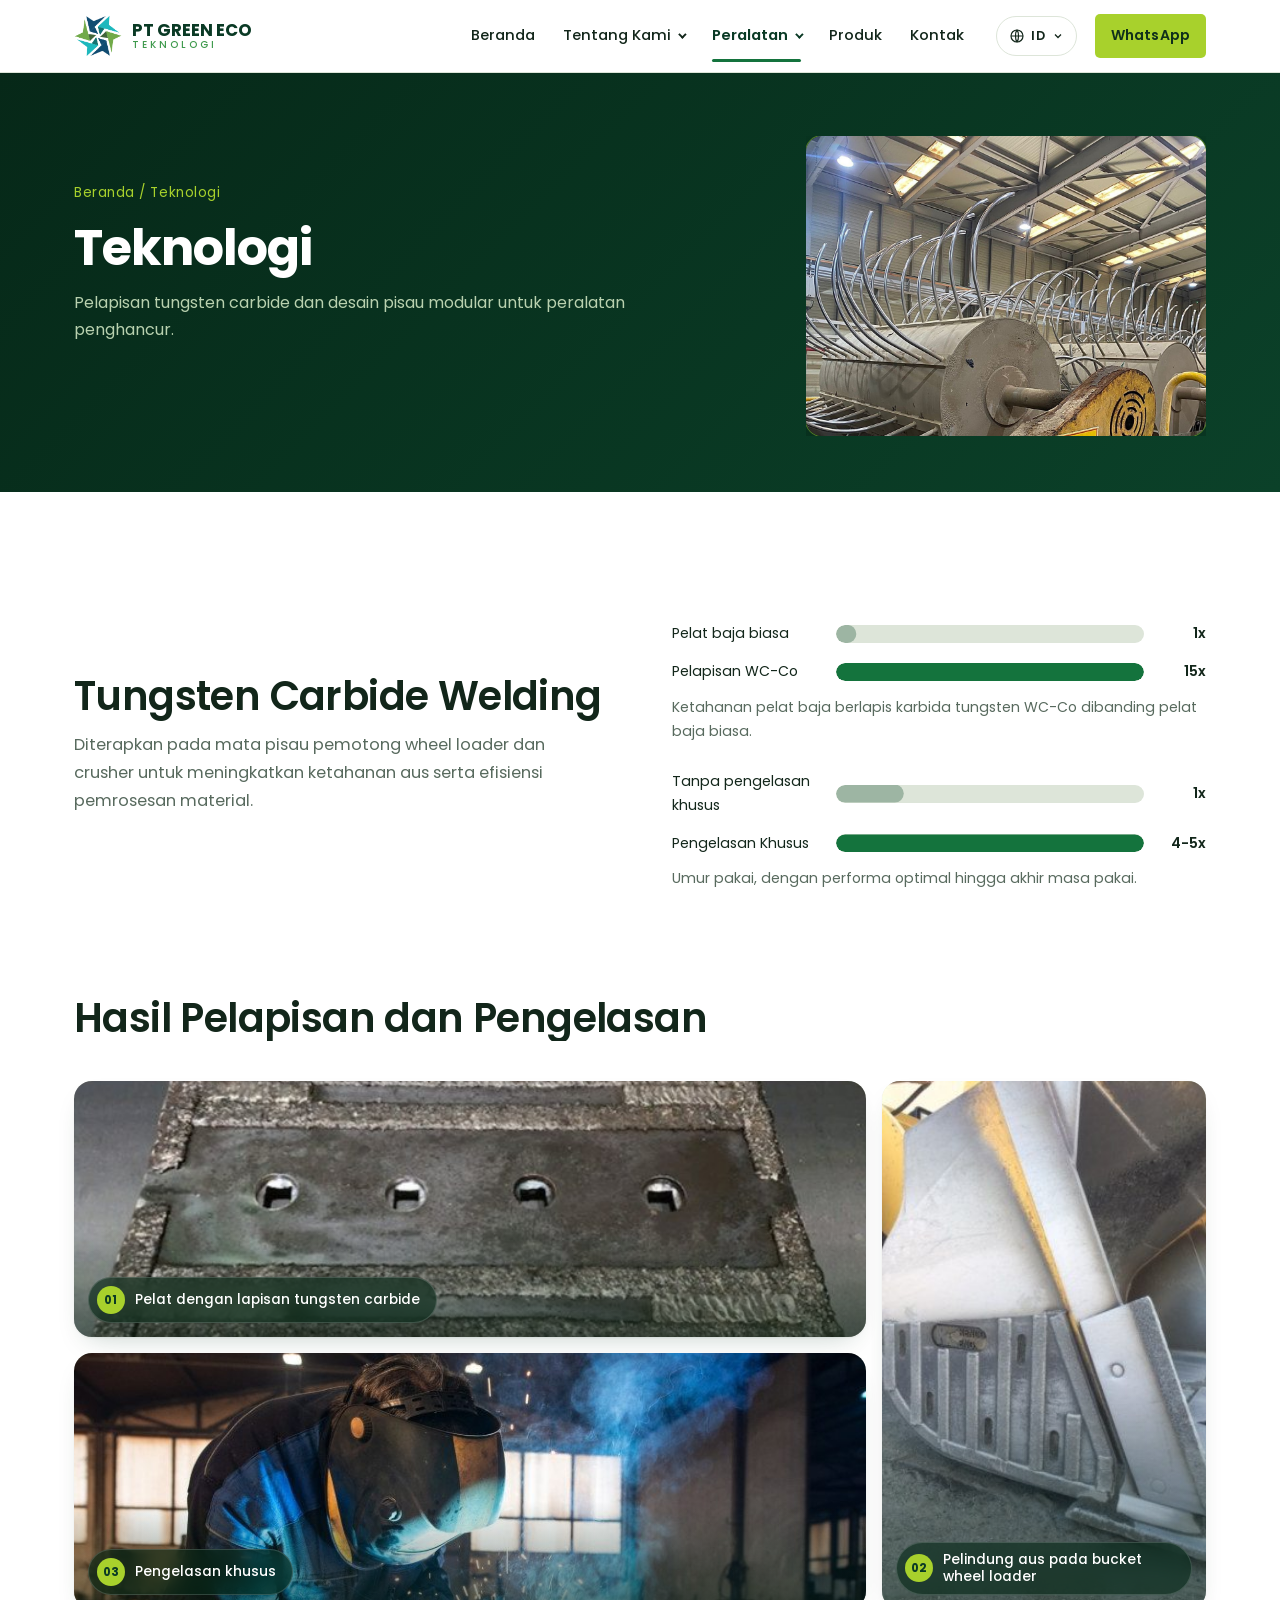
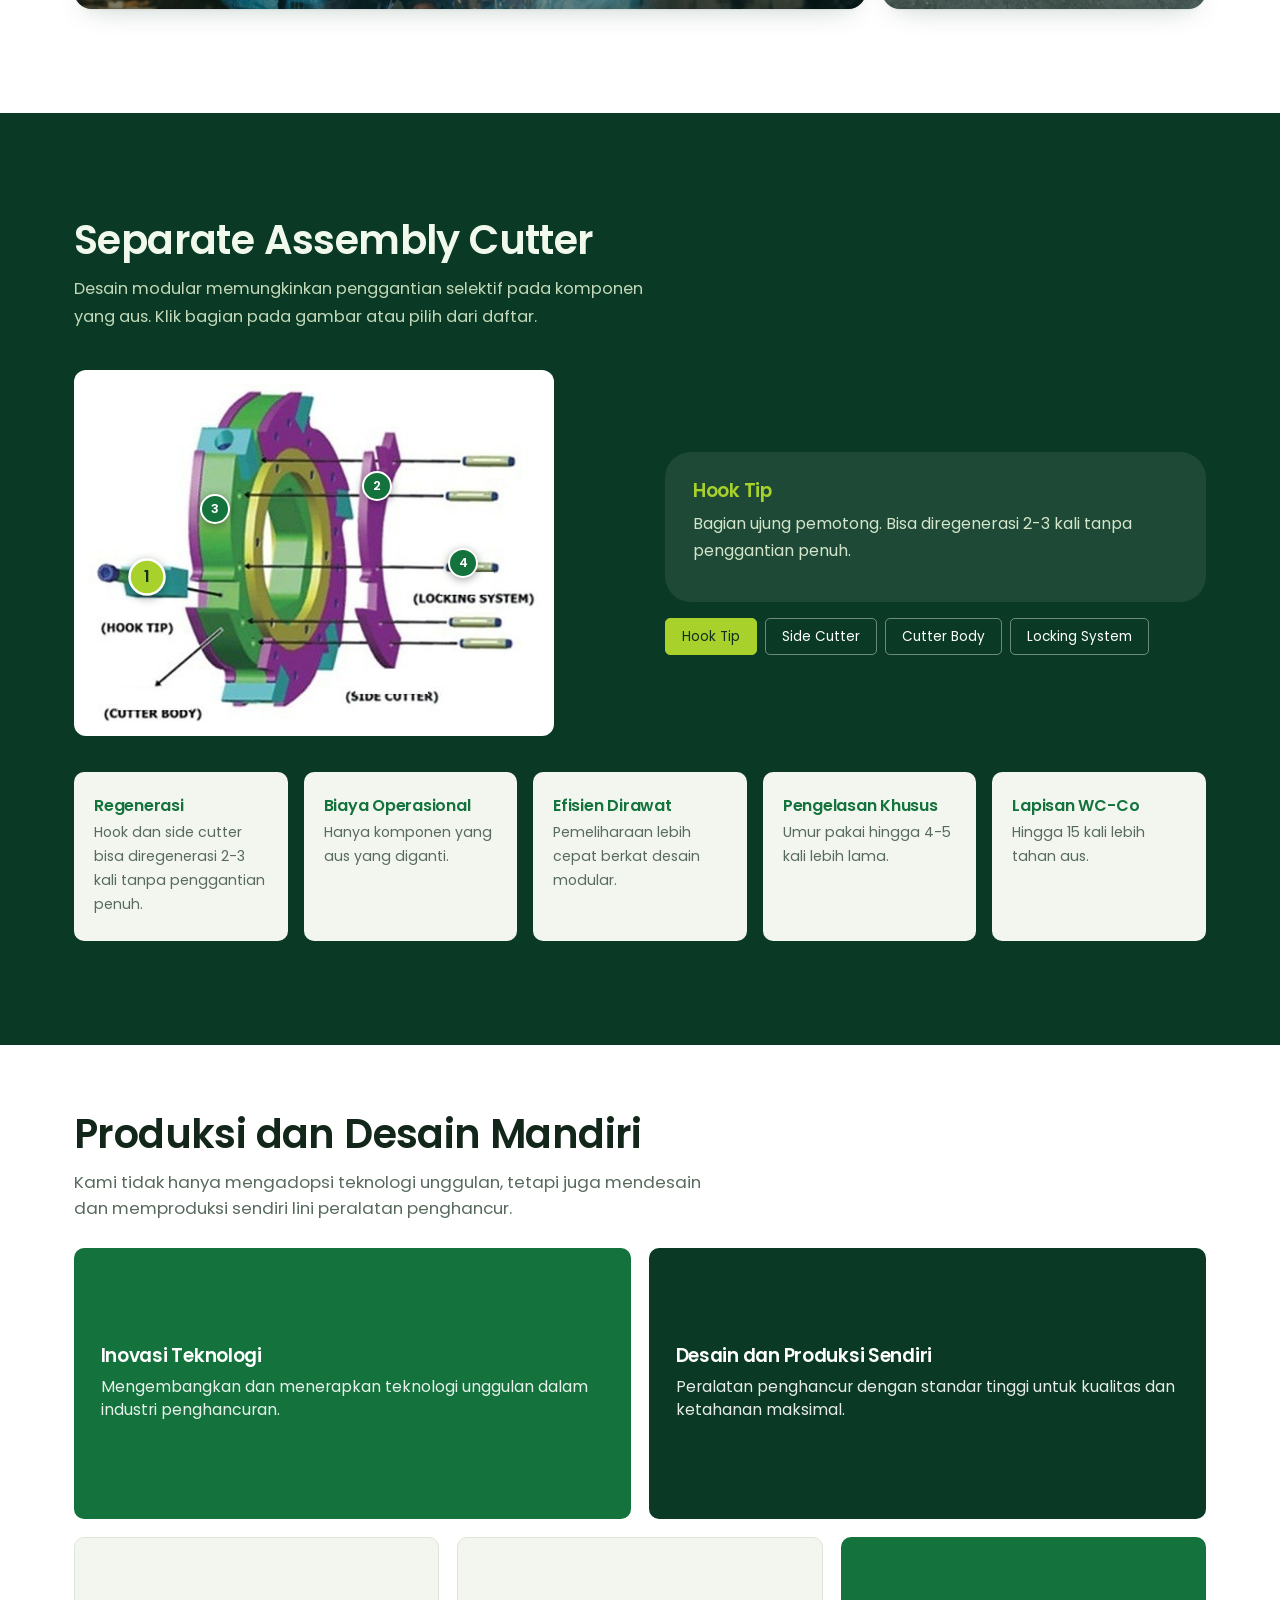
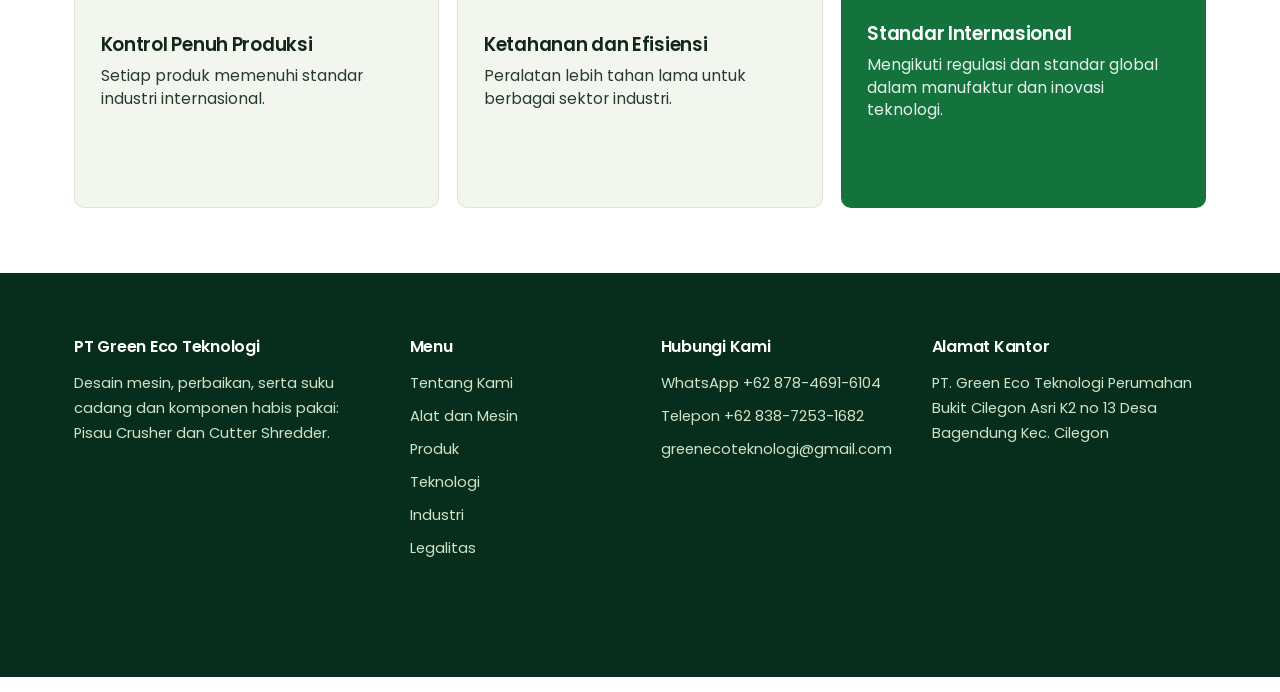
<file: teknologi/index.html>
<!doctype html>
<html lang="id">
  <head>
    <meta charset="utf-8" />
    <meta name="viewport" content="width=device-width, initial-scale=1, viewport-fit=cover" />
    <title>Teknologi Tungsten Carbide dan Pisau Modular | Green Eco Teknologi</title>
    <meta name="description" content="Pelapisan tungsten carbide WC-Co dan desain pisau modular untuk crusher dan wheel loader: ketahanan aus hingga 15x dibanding pelat baja biasa." />
    <meta name="robots" content="index, follow, max-image-preview:large" />
    <meta name="theme-color" content="#0f4a2a" />
    <meta name="color-scheme" content="light" />
    <link rel="canonical" href="https://greenecoteknologi.com/teknologi/" />
    <link rel="icon" type="image/png" href="../favicon.png" />
    <meta property="og:type" content="website" />
    <meta property="og:site_name" content="PT Green Eco Teknologi" />
    <meta property="og:locale" content="id_ID" />
    <meta property="og:title" content="Teknologi Tungsten Carbide dan Pisau Modular | Green Eco Teknologi" />
    <meta property="og:description" content="Pelapisan tungsten carbide WC-Co dan desain pisau modular untuk crusher dan wheel loader: ketahanan aus hingga 15x dibanding pelat baja biasa." />
    <meta property="og:url" content="https://greenecoteknologi.com/teknologi/" />
    <meta property="og:image" content="https://greenecoteknologi.com/og.jpg" />
    <meta property="og:image:width" content="1200" />
    <meta property="og:image:height" content="630" />
    <meta name="twitter:card" content="summary_large_image" />
    <meta name="twitter:title" content="Teknologi Tungsten Carbide dan Pisau Modular | Green Eco Teknologi" />
    <meta name="twitter:description" content="Pelapisan tungsten carbide WC-Co dan desain pisau modular untuk crusher dan wheel loader: ketahanan aus hingga 15x dibanding pelat baja biasa." />
    <meta name="twitter:image" content="https://greenecoteknologi.com/og.jpg" />
    <link rel="preconnect" href="https://fonts.googleapis.com" />
    <link rel="preconnect" href="https://fonts.gstatic.com" crossorigin />
    <link href="https://fonts.googleapis.com/css2?family=Poppins:wght@400;500;600;700&display=swap" rel="stylesheet" />
    <link rel="stylesheet" href="../style.css" />
    <script type="application/ld+json">{"@context": "https://schema.org", "@type": "BreadcrumbList", "itemListElement": [{"@type": "ListItem", "position": 1, "name": "Beranda", "item": "https://greenecoteknologi.com/"}, {"@type": "ListItem", "position": 2, "name": "Teknologi", "item": "https://greenecoteknologi.com/teknologi/"}]}</script>
  </head>
  <body data-p="teknologi" data-pfx="../">
    <div id="sp" aria-hidden="true"></div>
        <svg width="0" height="0" style="position: absolute" aria-hidden="true">
          <defs>
            <symbol id="s-fact" viewBox="0 0 600 420">
              <circle cx="480" cy="90" r="46" class="fd" opacity=".4" />
              <path
                d="M0 300Q120 230 240 290T480 270T600 290V420H0z"
                class="fb"
              />
              <path d="M0 345Q150 295 300 340T600 325V420H0z" class="fa" />
              <rect x="100" y="170" width="260" height="135" class="fd" />
              <path
                d="M100 170l43-42v42l43-42v42l43-42v42l43-42v42l43-42v42z"
                class="fw"
                opacity=".75"
              />
              <rect x="124" y="215" width="50" height="90" class="fb" />
              <rect x="196" y="210" width="134" height="36" rx="4" class="fc" />
              <rect x="206" y="262" width="114" height="14" class="fk" />
              <rect x="378" y="100" width="34" height="205" class="fd" />
              <rect x="374" y="94" width="42" height="12" class="fk" />
              <g class="fw">
                <circle class="puff" cx="395" cy="80" r="14" />
                <circle class="puff" cx="403" cy="80" r="12" />
                <circle class="puff" cx="389" cy="80" r="10" />
              </g>
              <path d="M360 290l125-72" stroke="#0b2e1a" stroke-width="10" />
              <rect
                x="400"
                y="236"
                width="16"
                height="12"
                class="fc"
                transform="rotate(-30 408 242)"
              />
              <rect
                x="442"
                y="212"
                width="16"
                height="12"
                class="fc"
                transform="rotate(-30 450 218)"
              />
              <rect x="452" y="322" width="110" height="40" rx="5" class="fw" />
              <rect x="522" y="304" width="40" height="30" rx="4" class="fc" />
              <circle cx="474" cy="366" r="12" class="fk" />
              <circle cx="542" cy="366" r="12" class="fk" />
              <rect x="62" y="300" width="8" height="42" class="fk" />
              <circle cx="66" cy="286" r="26" class="fb" />
              <rect x="560" y="268" width="8" height="34" class="fk" />
              <circle cx="564" cy="254" r="20" class="fb" />
            </symbol>
            <symbol id="s-truck" viewBox="0 0 480 400">
              <circle cx="380" cy="80" r="40" class="fd" opacity=".6" />
              <path d="M0 300Q140 240 260 290T480 270V400H0z" class="fb" />
              <path d="M0 340Q200 300 480 335V400H0z" class="fa" />
              <path
                d="M40 322l32-62 26 24 32-50 30 42 26-18 32 64z"
                class="fd"
                opacity=".8"
              />
              <rect x="290" y="250" width="140" height="66" rx="6" class="fa" />
              <rect x="408" y="270" width="52" height="46" rx="6" class="fc" />
              <rect x="300" y="226" width="34" height="26" rx="4" class="fb" />
              <rect x="344" y="214" width="40" height="38" rx="4" class="fc" />
              <circle cx="326" cy="320" r="15" class="fk" />
              <circle cx="430" cy="320" r="15" class="fk" />
            </symbol>
            <symbol id="s-shred" viewBox="0 0 400 300">
              <rect
                x="0"
                y="262"
                width="400"
                height="38"
                class="fk"
                opacity=".25"
              />
              <path d="M108 36h184l-42 84H150z" class="fb" />
              <rect x="118" y="120" width="164" height="96" rx="6" class="fa" />
              <circle cx="164" cy="168" r="32" class="fd" />
              <circle cx="236" cy="168" r="32" class="fd" />
              <g class="fc">
                <rect x="158" y="128" width="12" height="14" />
                <rect x="230" y="128" width="12" height="14" />
                <rect x="158" y="194" width="12" height="14" />
                <rect x="230" y="194" width="12" height="14" />
                <rect x="132" y="162" width="14" height="12" />
                <rect x="254" y="162" width="14" height="12" />
              </g>
              <rect x="296" y="150" width="62" height="54" rx="8" class="fy" />
              <rect x="104" y="216" width="192" height="30" class="fk" />
              <rect x="120" y="246" width="12" height="30" class="fk" />
              <rect x="268" y="246" width="12" height="30" class="fk" />
              <path d="M12 250l92-28v20l-92 28z" class="fb" />
              <g class="fc">
                <circle cx="40" cy="242" r="7" />
                <circle cx="66" cy="234" r="7" />
              </g>
            </symbol>
            <symbol id="s-dryer" viewBox="0 0 400 300">
              <rect
                x="0"
                y="268"
                width="400"
                height="32"
                class="fk"
                opacity=".25"
              />
              <g transform="rotate(-6 200 150)">
                <rect
                  x="70"
                  y="100"
                  width="270"
                  height="96"
                  rx="48"
                  class="fa"
                />
                <rect x="110" y="100" width="14" height="96" class="fc" />
                <rect x="250" y="100" width="14" height="96" class="fc" />
                <rect
                  x="70"
                  y="100"
                  width="270"
                  height="20"
                  rx="10"
                  class="fb"
                  opacity=".6"
                />
              </g>
              <path d="M120 196l-20 76h40zM280 188l-20 84h40z" class="fk" />
              <rect x="14" y="140" width="52" height="70" rx="8" class="fb" />
              <circle cx="40" cy="175" r="12" class="fy" />
              <g
                fill="none"
                stroke="var(--c)"
                stroke-width="5"
                stroke-linecap="round"
              >
                <path d="M172 70q10-14 0-28q-10-14 0-28" />
                <path d="M212 62q10-14 0-28q-10-14 0-28" />
                <path d="M252 56q10-14 0-28" />
              </g>
            </symbol>
            <symbol id="s-pile" viewBox="0 0 400 300">
              <rect
                x="0"
                y="240"
                width="400"
                height="60"
                class="fk"
                opacity=".3"
              />
              <path d="M10 250Q80 120 190 250z" class="fa" />
              <path d="M120 250Q210 90 320 250z" class="fb" />
              <path d="M240 250Q310 140 395 250z" class="fa" />
              <g
                fill="none"
                stroke="var(--d)"
                stroke-width="5"
                stroke-linecap="round"
                opacity=".85"
              >
                <path d="M150 120q-10-14 0-28t0-28" />
                <path d="M220 90q-10-14 0-28t0-28" />
                <path d="M300 130q-10-14 0-28" />
              </g>
              <g class="fc">
                <circle cx="90" cy="215" r="6" />
                <circle cx="200" cy="190" r="6" />
                <circle cx="270" cy="220" r="6" />
                <circle cx="330" cy="225" r="5" />
              </g>
            </symbol>
            <symbol id="s-scale" viewBox="0 0 400 300">
              <rect
                x="0"
                y="262"
                width="400"
                height="38"
                class="fk"
                opacity=".25"
              />
              <rect x="30" y="232" width="260" height="30" rx="4" class="fk" />
              <rect x="50" y="170" width="150" height="62" rx="6" class="fw" />
              <rect x="200" y="186" width="56" height="46" rx="6" class="fc" />
              <circle cx="90" cy="236" r="14" class="fa" />
              <circle cx="228" cy="236" r="14" class="fa" />
              <rect x="310" y="80" width="64" height="182" rx="8" class="fa" />
              <rect x="320" y="94" width="44" height="30" rx="4" class="fc" />
              <rect x="322" y="140" width="40" height="6" class="fd" />
              <rect x="322" y="154" width="28" height="6" class="fd" />
              <path d="M60 150l14-20h50l14 20z" class="fb" opacity=".0" />
            </symbol>
            <symbol id="s-tank" viewBox="0 0 400 300">
              <rect
                x="0"
                y="258"
                width="400"
                height="42"
                class="fk"
                opacity=".25"
              />
              <rect x="40" y="110" width="130" height="150" class="fa" />
              <ellipse cx="105" cy="110" rx="65" ry="18" class="fb" />
              <rect x="210" y="70" width="150" height="190" class="fa" />
              <ellipse cx="285" cy="70" rx="75" ry="20" class="fb" />
              <g class="fc" opacity=".9">
                <rect x="40" y="196" width="130" height="64" />
                <rect x="210" y="190" width="150" height="70" />
              </g>
              <path
                d="M170 140h40M105 92V60h120V50"
                fill="none"
                stroke="#0b2e1a"
                stroke-width="8"
              />
              <g class="fd" opacity=".7">
                <rect x="62" y="130" width="10" height="50" rx="5" />
                <rect x="232" y="100" width="10" height="60" rx="5" />
              </g>
            </symbol>
          </defs>
        </svg>

        <div class="topbar">
          <div class="wrap">
            <span></span>
            <span
              ><a href="tel:+6283872531682">+62 838-7253-1682</a
              ><span class="sep">|</span
              ><a href="mailto:greenecoteknologi@gmail.com"
                >greenecoteknologi@gmail.com</a
              ></span
            >
          </div>
        </div>
        <header>
          <div class="wrap bar">
            <a
              class="brand"
              data-k="beranda" href="../"
              aria-label="PT Green Eco Teknologi, beranda"
            >
              <img
                class="brand-logo"
                src="../logo.png"
                width="48"
                height="42"
                alt=""
                aria-hidden="true"
              />
              <span>PT GREEN ECO<small>TEKNOLOGI</small></span>
            </a>
            <button id="burger" aria-label="Buka menu" aria-expanded="false">
              <svg
                width="20"
                height="20"
                viewBox="0 0 24 24"
                fill="none"
                stroke="currentColor"
                stroke-width="2"
              >
                <path d="M3 7h18M3 12h18M3 17h18" />
              </svg>
            </button>
            <nav id="nav" aria-label="Menu utama">
              <ul>
                <li><a data-k="beranda" href="../">Beranda</a></li>
                <li class="dd">
                  <button aria-haspopup="true">Tentang Kami</button>
                  <ul class="sub">
                    <li><a data-k="tentang" href="../tentang/">Perusahaan</a></li>
                    <li><a data-k="legalitas" href="../legalitas/">Legalitas dan Sertifikasi</a></li>
                  </ul>
                </li>
                <li class="dd">
                  <button aria-haspopup="true">Peralatan</button>
                  <ul class="sub">
                    <li><a data-k="alat" href="../alat/">Alat dan Mesin</a></li>
                    <li><a data-k="teknologi" href="../teknologi/">Teknologi</a></li>
                    <li><a data-k="industri" href="../industri/">Industri</a></li>
                  </ul>
                </li>
                <li><a data-k="produk" href="../produk/">Produk</a></li>
                <li><a data-k="kontak" href="../kontak/">Kontak</a></li>
              </ul>
            </nav>
            <div class="lang">
              <button
                type="button"
                class="lg-cur"
                aria-haspopup="true"
                aria-expanded="false"
                aria-label="Language"
              >
                <svg
                  width="16"
                  height="16"
                  viewBox="0 0 24 24"
                  fill="none"
                  stroke="currentColor"
                  stroke-width="1.8"
                  aria-hidden="true"
                >
                  <circle cx="12" cy="12" r="9" />
                  <path
                    d="M3 12h18M12 3c3 3.2 3 14.8 0 18M12 3c-3 3.2-3 14.8 0 18"
                  /></svg
                ><span id="lgc">ID</span
                ><svg
                  class="cv"
                  width="12"
                  height="12"
                  viewBox="0 0 24 24"
                  fill="none"
                  stroke="currentColor"
                  stroke-width="2.5"
                  aria-hidden="true"
                >
                  <path d="M6 9l6 6 6-6" />
                </svg>
              </button>
              <ul class="lg-menu" role="list">
                <li>
                  <button
                    type="button"
                    data-l="id"
                    lang="id"
                    aria-pressed="true"
                  >
                    Bahasa Indonesia <small>ID</small>
                  </button>
                </li>
                <li>
                  <button
                    type="button"
                    data-l="en"
                    lang="en"
                    aria-pressed="false"
                  >
                    English <small>EN</small>
                  </button>
                </li>
                <li>
                  <button
                    type="button"
                    data-l="ko"
                    lang="ko"
                    aria-pressed="false"
                  >
                    한국어 <small>KO</small>
                  </button>
                </li>
              </ul>
            </div>
            <a class="btn wa" href="https://wa.me/6287846916104">WhatsApp</a>
          </div>
        </header>

        
    <main id="main" tabindex="-1">
<!-- TEKNOLOGI -->
          <div class="page on" data-p="teknologi">
            <div class="phead v-tech">
              <div class="wrap">
                <div>
                  <div class="crumb"><a data-k="beranda" href="../">Beranda</a> / Teknologi</div>
                  <h1>Teknologi</h1>
                  <p>
                    Pelapisan tungsten carbide dan desain pisau modular untuk
                    peralatan penghancur.
                  </p>
                </div>
                <img
                  class="pimg"
                  data-i="shred" src="../img/shred.jpg"
                  alt="Mesin shredder dan jalur konveyor"
                />
              </div>
            </div>
            <section>
              <div class="wrap split">
                <div class="rv">
                  <h2>Tungsten Carbide Welding</h2>
                  <p class="lede">
                    Diterapkan pada mata pisau pemotong wheel loader dan crusher
                    untuk meningkatkan ketahanan aus serta efisiensi pemrosesan
                    material.
                  </p>
                </div>
                <div class="lt rv d1">
                  <div class="bars" data-bars>
                    <div class="b">
                      <span>Pelat baja biasa</span>
                      <div class="tr"><i style="--w: 6.6%"></i></div>
                      <b>1x</b>
                    </div>
                    <div class="b">
                      <span>Pelapisan WC-Co</span>
                      <div class="tr"><i style="--w: 100%"></i></div>
                      <b>15x</b>
                    </div>
                  </div>
                  <p class="lede" style="font-size: 0.88rem">
                    Ketahanan pelat baja berlapis karbida tungsten WC-Co
                    dibanding pelat baja biasa.
                  </p>
                  <div class="bars" data-bars style="margin-top: 26px">
                    <div class="b">
                      <span>Tanpa pengelasan khusus</span>
                      <div class="tr"><i style="--w: 22%"></i></div>
                      <b>1x</b>
                    </div>
                    <div class="b">
                      <span>Pengelasan Khusus</span>
                      <div class="tr"><i style="--w: 100%"></i></div>
                      <b>4-5x</b>
                    </div>
                  </div>
                  <p class="lede" style="font-size: 0.88rem">
                    Umur pakai, dengan performa optimal hingga akhir masa pakai.
                  </p>
                </div>
              </div>
            </section>
            <section style="padding-top: 0">
              <div class="wrap">
                <h2 class="rv">Hasil Pelapisan dan Pengelasan</h2>
                <div class="mos mos-b">
                  <figure class="m1 rv">
                    <img data-i="tungsten" src="../img/tungsten.jpg" alt="Pelat baja berlapis tungsten carbide" loading="lazy" />
                    <figcaption data-n="01">Pelat dengan lapisan tungsten carbide</figcaption>
                  </figure>
                  <figure class="m2 rv d1">
                    <img data-i="bucket" src="../img/bucket.jpg" alt="Bucket wheel loader dengan pelindung aus" loading="lazy" />
                    <figcaption data-n="02">Pelindung aus pada bucket wheel loader</figcaption>
                  </figure>
                  <figure class="m3 rv d2">
                    <img data-i="las" src="../img/las.jpg" alt="Pengelasan logam" loading="lazy" />
                    <figcaption data-n="03">Pengelasan khusus</figcaption>
                  </figure>
                </div>
              </div>
            </section>
            <section class="dk" style="border-radius: 48px">
              <div class="wrap">
                <h2 class="rv">Separate Assembly Cutter</h2>
                <p class="lede rv">
                  Desain modular memungkinkan penggantian selektif pada komponen
                  yang aus. Klik bagian pada gambar atau pilih dari daftar.
                </p>
                <div class="cut">
                  <div class="cutimg">
                    <div class="cutin" id="cutter">
                      <img
                        data-i="cutter" src="../img/cutter.jpg"
                        alt="Diagram rakitan cutter: hook tip, cutter body, side cutter, dan locking system"
                      />
                      <button
                        class="mk"
                        data-k="hook"
                        style="left: 13%; top: 57%"
                        aria-label="Hook Tip"
                      >
                        1
                      </button>
                      <button
                        class="mk"
                        data-k="side"
                        style="left: 64%; top: 30%"
                        aria-label="Side Cutter"
                      >
                        2
                      </button>
                      <button
                        class="mk"
                        data-k="body"
                        style="left: 28%; top: 37%"
                        aria-label="Cutter Body"
                      >
                        3
                      </button>
                      <button
                        class="mk"
                        data-k="lock"
                        style="left: 83%; top: 53%"
                        aria-label="Locking System"
                      >
                        4
                      </button>
                    </div>
                  </div>
                  <div>
                    <div class="cinfo" id="cinfo" aria-live="polite"></div>
                    <div class="chips" id="cchips"></div>
                  </div>
                </div>
                <div class="ow">
                  <div class="rv">
                    <h3>Regenerasi</h3>
                    <p>
                      Hook dan side cutter bisa diregenerasi 2-3 kali tanpa
                      penggantian penuh.
                    </p>
                  </div>
                  <div class="rv d1">
                    <h3>Biaya Operasional</h3>
                    <p>Hanya komponen yang aus yang diganti.</p>
                  </div>
                  <div class="rv d2">
                    <h3>Efisien Dirawat</h3>
                    <p>Pemeliharaan lebih cepat berkat desain modular.</p>
                  </div>
                  <div class="rv d3">
                    <h3>Pengelasan Khusus</h3>
                    <p>Umur pakai hingga 4-5 kali lebih lama.</p>
                  </div>
                  <div class="rv">
                    <h3>Lapisan WC-Co</h3>
                    <p>Hingga 15 kali lebih tahan aus.</p>
                  </div>
                </div>
              </div>
            </section>
            <section>
              <div class="wrap">
                <h2 class="rv">Produksi dan Desain Mandiri</h2>
                <p class="lede rv">
                  Kami tidak hanya mengadopsi teknologi unggulan, tetapi juga
                  mendesain dan memproduksi sendiri lini peralatan penghancur.
                </p>
                <div
                  class="bento"
                  style="grid-template-columns: repeat(6, 1fr)"
                  id="mand"
                ></div>
              </div>
            </section>
          </div>

          
    </main>
    <footer>
          <div class="wrap">
            <div class="fg">
              <div>
                <h4>PT Green Eco Teknologi</h4>
                <p>
                  Desain mesin, perbaikan, serta suku cadang dan komponen habis pakai: Pisau Crusher dan Cutter Shredder.
                </p>
              </div>
              <div>
                <h4>Menu</h4>
                <ul>
                  <li><a data-k="tentang" href="../tentang/">Tentang Kami</a></li>
                  <li><a data-k="alat" href="../alat/">Alat dan Mesin</a></li>
                  <li><a data-k="produk" href="../produk/">Produk</a></li>
                  <li><a data-k="teknologi" href="../teknologi/">Teknologi</a></li>
                  <li><a data-k="industri" href="../industri/">Industri</a></li>
                  <li><a data-k="legalitas" href="../legalitas/">Legalitas</a></li>
                </ul>
              </div>
              <div>
                <h4>Hubungi Kami</h4>
                <ul>
                  <li>
                    <a href="https://wa.me/6287846916104"
                      >WhatsApp +62 878-4691-6104</a
                    >
                  </li>
                  <li>
                    <a href="tel:+6283872531682">Telepon +62 838-7253-1682</a>
                  </li>
                  <li>
                    <a href="mailto:greenecoteknologi@gmail.com"
                      >greenecoteknologi@gmail.com</a
                    >
                  </li>
                </ul>
              </div>
              <div>
                <h4>Alamat Kantor</h4>
                <p>
                  PT. Green Eco Teknologi Perumahan Bukit Cilegon Asri K2 no 13
                  Desa Bagendung Kec. Cilegon
                </p>
              </div>
            </div>
            <div class="copy">
              PT Green Eco Teknologi © 2026. Hak cipta dilindungi.
            </div>
          </div>
        </footer>
    <script src="../app.js"></script>
  </body>
</html>
</file>
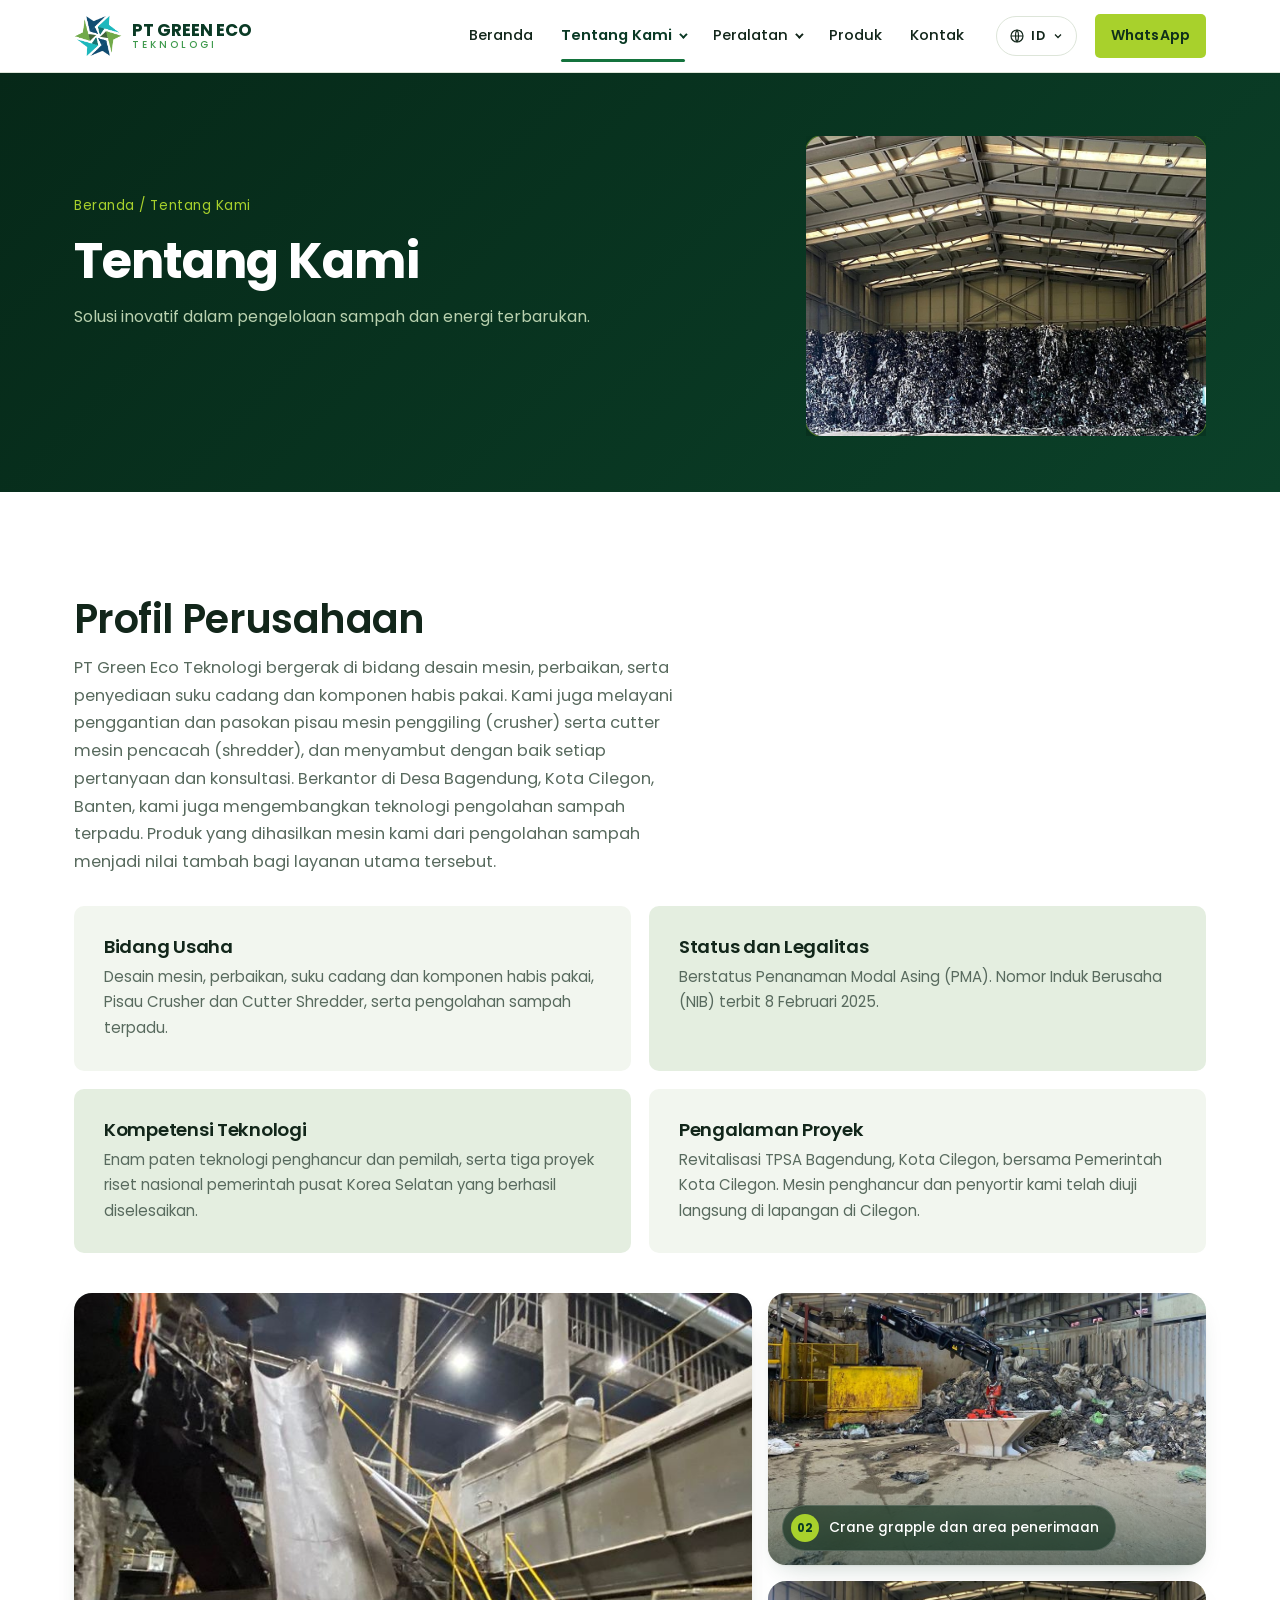
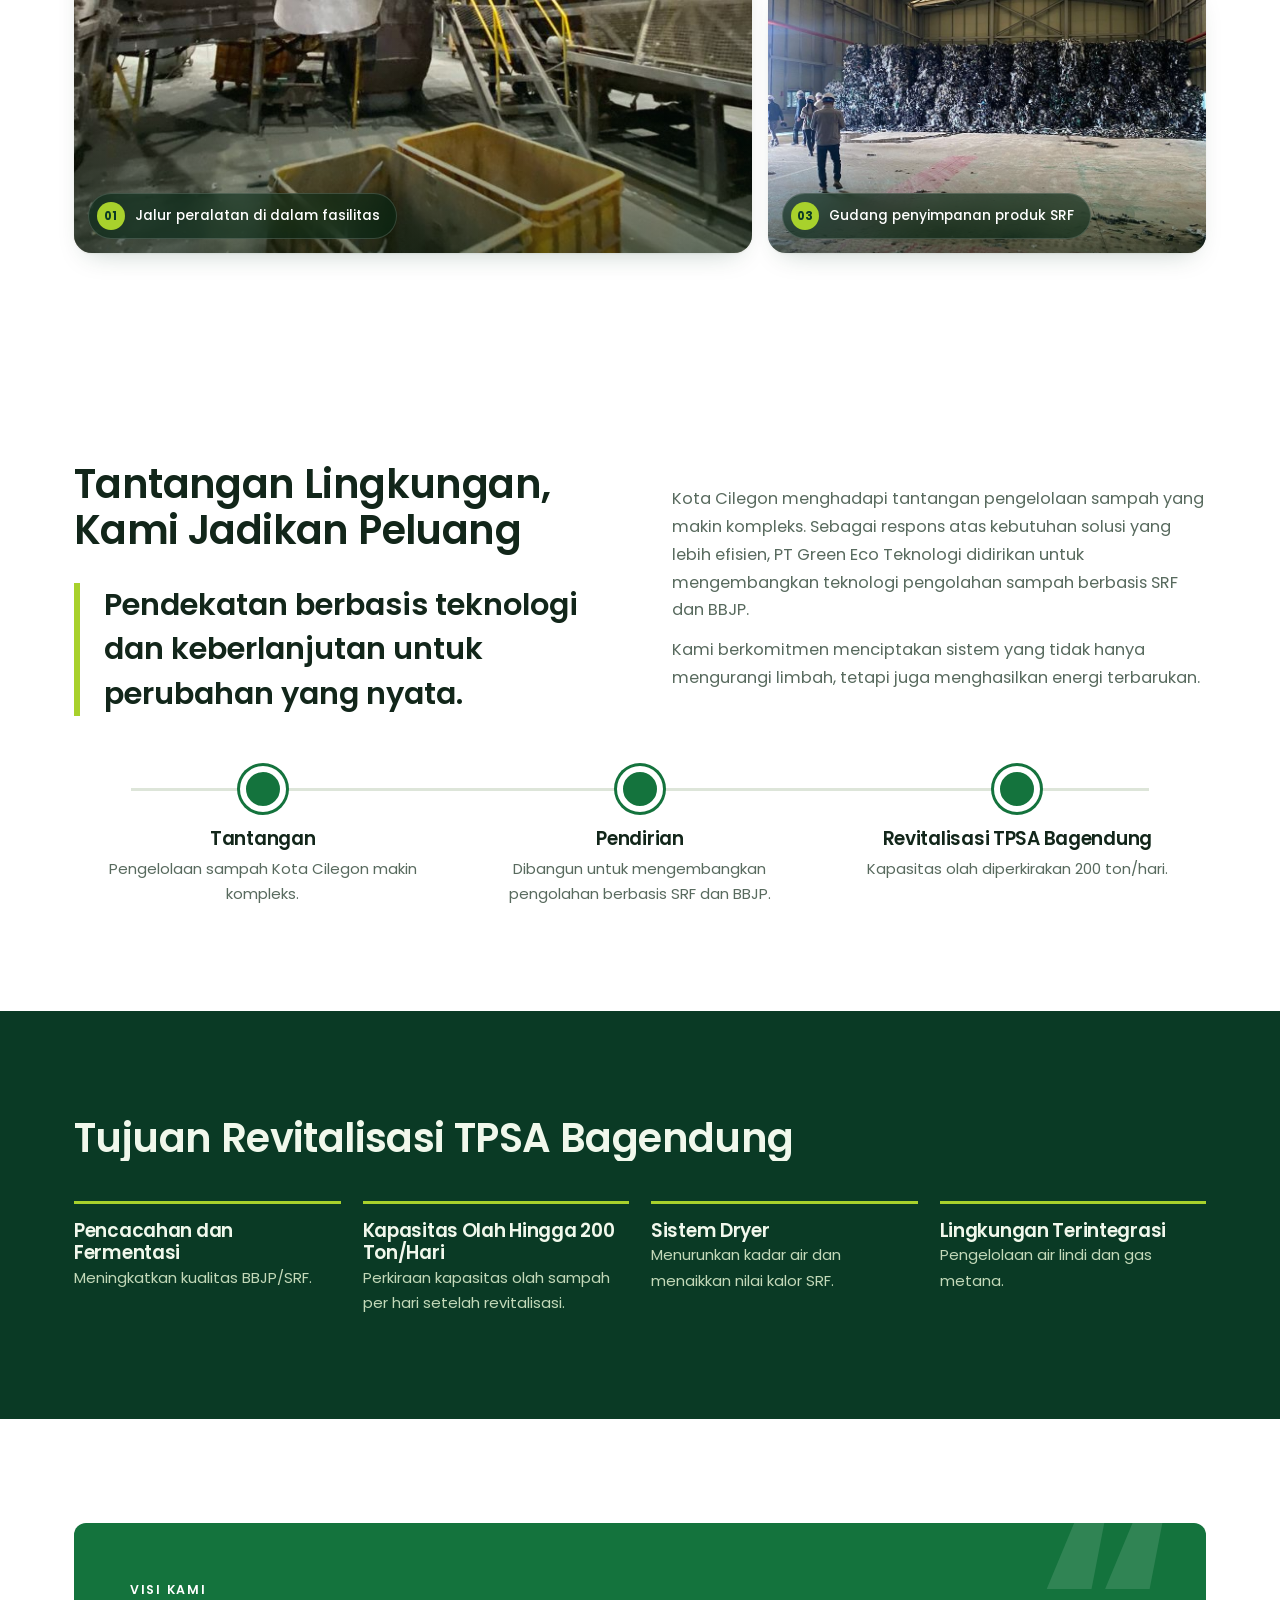
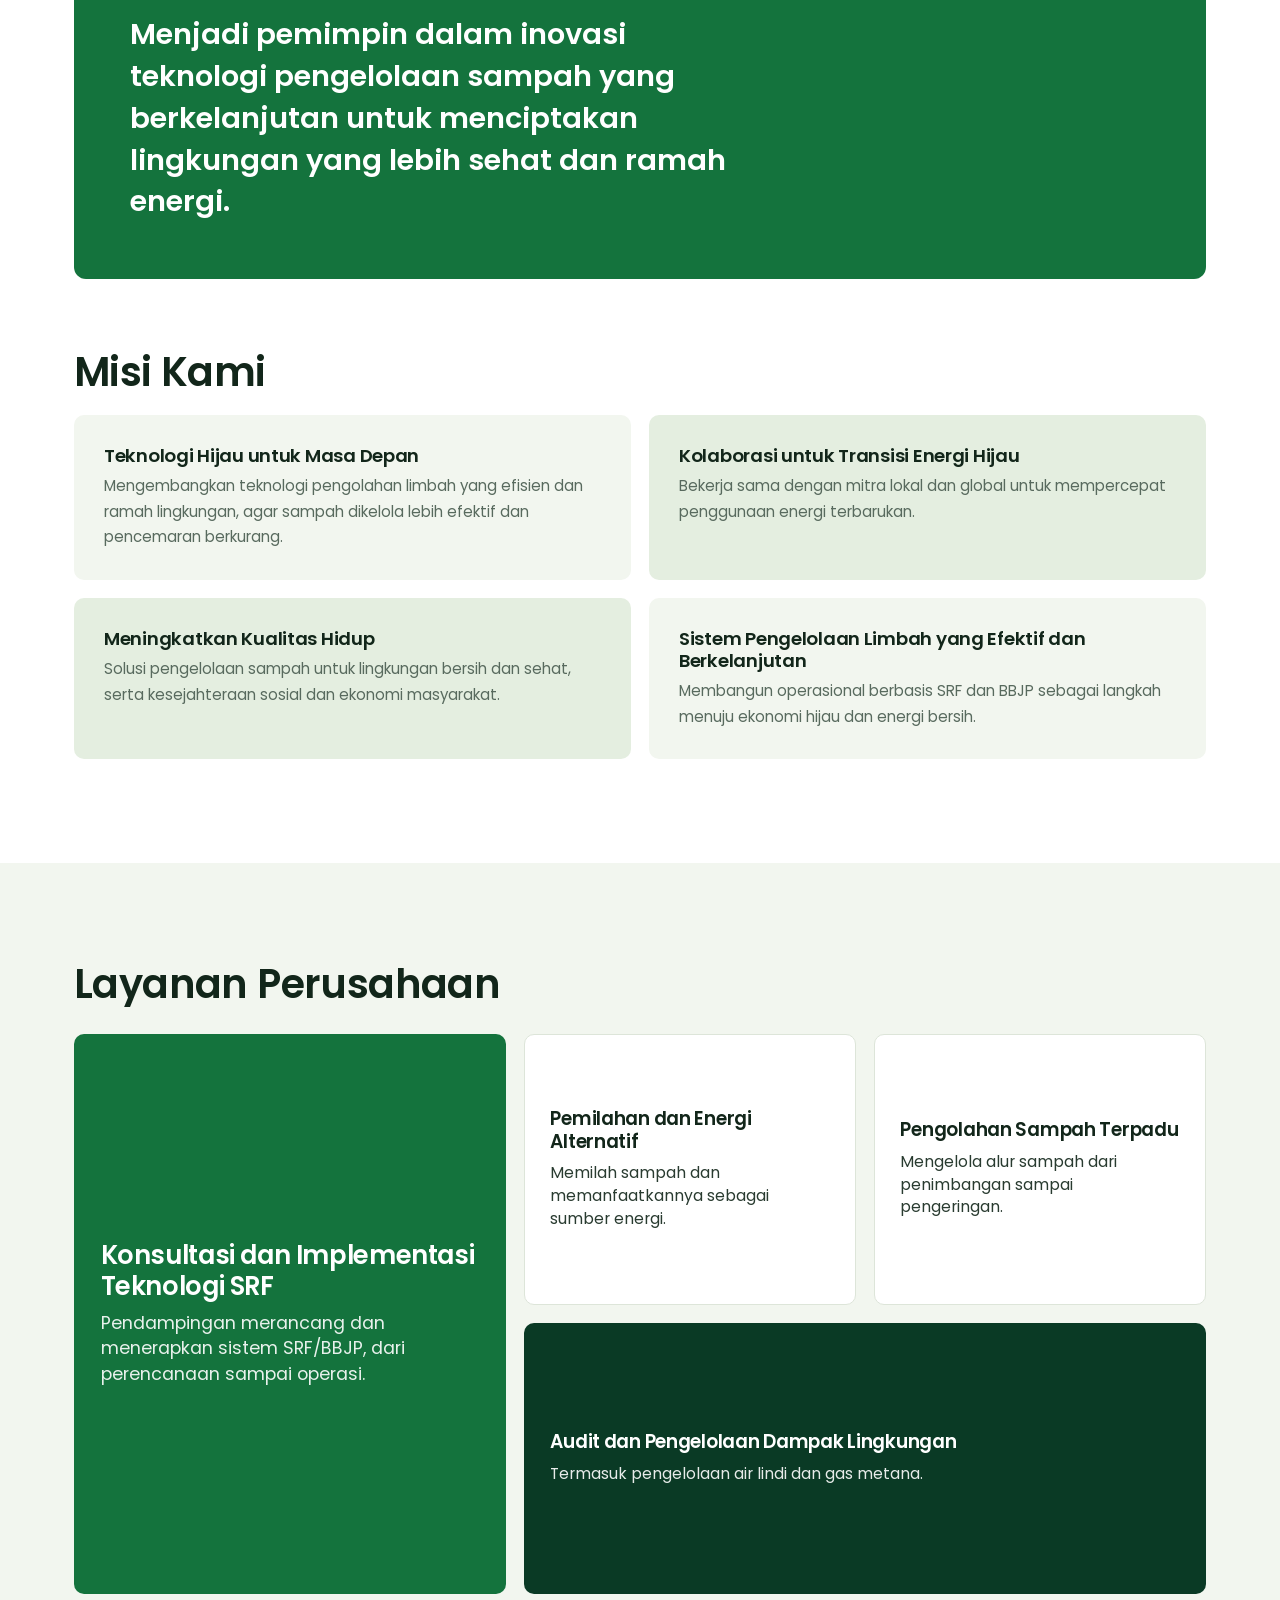
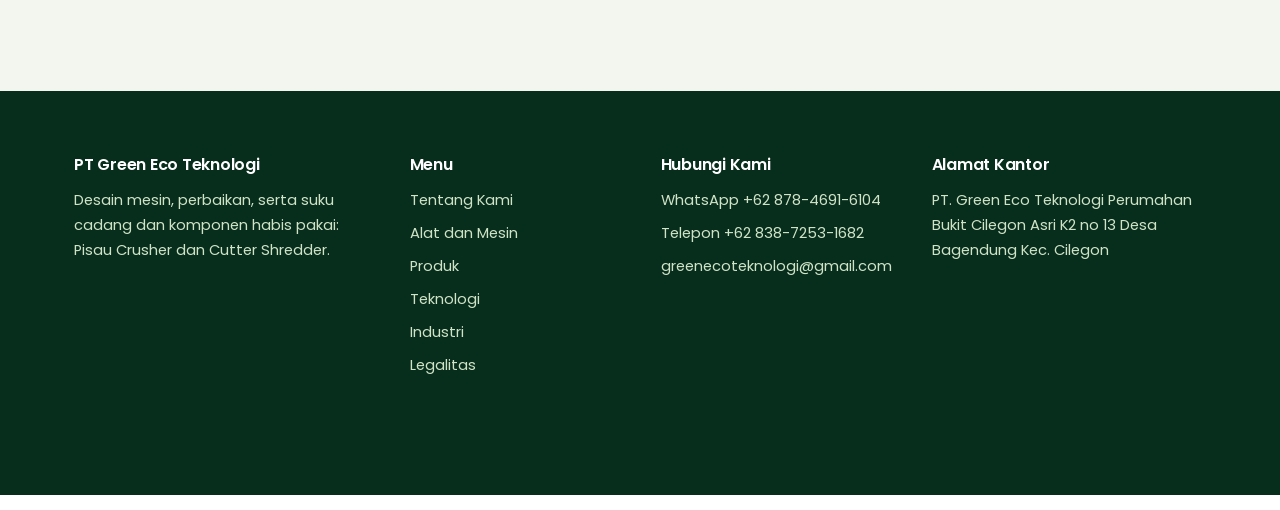
<file: tentang/index.html>
<!doctype html>
<html lang="id">
  <head>
    <meta charset="utf-8" />
    <meta name="viewport" content="width=device-width, initial-scale=1, viewport-fit=cover" />
    <title>Tentang Kami | PT Green Eco Teknologi</title>
    <meta name="description" content="Profil PT Green Eco Teknologi: perusahaan teknologi pengolahan sampah terpadu di Cilegon dengan paten teknologi, mesin buatan sendiri, dan proyek revitalisasi TPSA Bagendung." />
    <meta name="robots" content="index, follow, max-image-preview:large" />
    <meta name="theme-color" content="#0f4a2a" />
    <meta name="color-scheme" content="light" />
    <link rel="canonical" href="https://greenecoteknologi.com/tentang/" />
    <link rel="icon" type="image/png" href="../favicon.png" />
    <meta property="og:type" content="website" />
    <meta property="og:site_name" content="PT Green Eco Teknologi" />
    <meta property="og:locale" content="id_ID" />
    <meta property="og:title" content="Tentang Kami | PT Green Eco Teknologi" />
    <meta property="og:description" content="Profil PT Green Eco Teknologi: perusahaan teknologi pengolahan sampah terpadu di Cilegon dengan paten teknologi, mesin buatan sendiri, dan proyek revitalisasi TPSA Bagendung." />
    <meta property="og:url" content="https://greenecoteknologi.com/tentang/" />
    <meta property="og:image" content="https://greenecoteknologi.com/og.jpg" />
    <meta property="og:image:width" content="1200" />
    <meta property="og:image:height" content="630" />
    <meta name="twitter:card" content="summary_large_image" />
    <meta name="twitter:title" content="Tentang Kami | PT Green Eco Teknologi" />
    <meta name="twitter:description" content="Profil PT Green Eco Teknologi: perusahaan teknologi pengolahan sampah terpadu di Cilegon dengan paten teknologi, mesin buatan sendiri, dan proyek revitalisasi TPSA Bagendung." />
    <meta name="twitter:image" content="https://greenecoteknologi.com/og.jpg" />
    <link rel="preconnect" href="https://fonts.googleapis.com" />
    <link rel="preconnect" href="https://fonts.gstatic.com" crossorigin />
    <link href="https://fonts.googleapis.com/css2?family=Poppins:wght@400;500;600;700&display=swap" rel="stylesheet" />
    <link rel="stylesheet" href="../style.css" />
    <script type="application/ld+json">{"@context": "https://schema.org", "@type": "BreadcrumbList", "itemListElement": [{"@type": "ListItem", "position": 1, "name": "Beranda", "item": "https://greenecoteknologi.com/"}, {"@type": "ListItem", "position": 2, "name": "Tentang Kami", "item": "https://greenecoteknologi.com/tentang/"}]}</script>
  </head>
  <body data-p="tentang" data-pfx="../">
    <div id="sp" aria-hidden="true"></div>
        <svg width="0" height="0" style="position: absolute" aria-hidden="true">
          <defs>
            <symbol id="s-fact" viewBox="0 0 600 420">
              <circle cx="480" cy="90" r="46" class="fd" opacity=".4" />
              <path
                d="M0 300Q120 230 240 290T480 270T600 290V420H0z"
                class="fb"
              />
              <path d="M0 345Q150 295 300 340T600 325V420H0z" class="fa" />
              <rect x="100" y="170" width="260" height="135" class="fd" />
              <path
                d="M100 170l43-42v42l43-42v42l43-42v42l43-42v42l43-42v42z"
                class="fw"
                opacity=".75"
              />
              <rect x="124" y="215" width="50" height="90" class="fb" />
              <rect x="196" y="210" width="134" height="36" rx="4" class="fc" />
              <rect x="206" y="262" width="114" height="14" class="fk" />
              <rect x="378" y="100" width="34" height="205" class="fd" />
              <rect x="374" y="94" width="42" height="12" class="fk" />
              <g class="fw">
                <circle class="puff" cx="395" cy="80" r="14" />
                <circle class="puff" cx="403" cy="80" r="12" />
                <circle class="puff" cx="389" cy="80" r="10" />
              </g>
              <path d="M360 290l125-72" stroke="#0b2e1a" stroke-width="10" />
              <rect
                x="400"
                y="236"
                width="16"
                height="12"
                class="fc"
                transform="rotate(-30 408 242)"
              />
              <rect
                x="442"
                y="212"
                width="16"
                height="12"
                class="fc"
                transform="rotate(-30 450 218)"
              />
              <rect x="452" y="322" width="110" height="40" rx="5" class="fw" />
              <rect x="522" y="304" width="40" height="30" rx="4" class="fc" />
              <circle cx="474" cy="366" r="12" class="fk" />
              <circle cx="542" cy="366" r="12" class="fk" />
              <rect x="62" y="300" width="8" height="42" class="fk" />
              <circle cx="66" cy="286" r="26" class="fb" />
              <rect x="560" y="268" width="8" height="34" class="fk" />
              <circle cx="564" cy="254" r="20" class="fb" />
            </symbol>
            <symbol id="s-truck" viewBox="0 0 480 400">
              <circle cx="380" cy="80" r="40" class="fd" opacity=".6" />
              <path d="M0 300Q140 240 260 290T480 270V400H0z" class="fb" />
              <path d="M0 340Q200 300 480 335V400H0z" class="fa" />
              <path
                d="M40 322l32-62 26 24 32-50 30 42 26-18 32 64z"
                class="fd"
                opacity=".8"
              />
              <rect x="290" y="250" width="140" height="66" rx="6" class="fa" />
              <rect x="408" y="270" width="52" height="46" rx="6" class="fc" />
              <rect x="300" y="226" width="34" height="26" rx="4" class="fb" />
              <rect x="344" y="214" width="40" height="38" rx="4" class="fc" />
              <circle cx="326" cy="320" r="15" class="fk" />
              <circle cx="430" cy="320" r="15" class="fk" />
            </symbol>
            <symbol id="s-shred" viewBox="0 0 400 300">
              <rect
                x="0"
                y="262"
                width="400"
                height="38"
                class="fk"
                opacity=".25"
              />
              <path d="M108 36h184l-42 84H150z" class="fb" />
              <rect x="118" y="120" width="164" height="96" rx="6" class="fa" />
              <circle cx="164" cy="168" r="32" class="fd" />
              <circle cx="236" cy="168" r="32" class="fd" />
              <g class="fc">
                <rect x="158" y="128" width="12" height="14" />
                <rect x="230" y="128" width="12" height="14" />
                <rect x="158" y="194" width="12" height="14" />
                <rect x="230" y="194" width="12" height="14" />
                <rect x="132" y="162" width="14" height="12" />
                <rect x="254" y="162" width="14" height="12" />
              </g>
              <rect x="296" y="150" width="62" height="54" rx="8" class="fy" />
              <rect x="104" y="216" width="192" height="30" class="fk" />
              <rect x="120" y="246" width="12" height="30" class="fk" />
              <rect x="268" y="246" width="12" height="30" class="fk" />
              <path d="M12 250l92-28v20l-92 28z" class="fb" />
              <g class="fc">
                <circle cx="40" cy="242" r="7" />
                <circle cx="66" cy="234" r="7" />
              </g>
            </symbol>
            <symbol id="s-dryer" viewBox="0 0 400 300">
              <rect
                x="0"
                y="268"
                width="400"
                height="32"
                class="fk"
                opacity=".25"
              />
              <g transform="rotate(-6 200 150)">
                <rect
                  x="70"
                  y="100"
                  width="270"
                  height="96"
                  rx="48"
                  class="fa"
                />
                <rect x="110" y="100" width="14" height="96" class="fc" />
                <rect x="250" y="100" width="14" height="96" class="fc" />
                <rect
                  x="70"
                  y="100"
                  width="270"
                  height="20"
                  rx="10"
                  class="fb"
                  opacity=".6"
                />
              </g>
              <path d="M120 196l-20 76h40zM280 188l-20 84h40z" class="fk" />
              <rect x="14" y="140" width="52" height="70" rx="8" class="fb" />
              <circle cx="40" cy="175" r="12" class="fy" />
              <g
                fill="none"
                stroke="var(--c)"
                stroke-width="5"
                stroke-linecap="round"
              >
                <path d="M172 70q10-14 0-28q-10-14 0-28" />
                <path d="M212 62q10-14 0-28q-10-14 0-28" />
                <path d="M252 56q10-14 0-28" />
              </g>
            </symbol>
            <symbol id="s-pile" viewBox="0 0 400 300">
              <rect
                x="0"
                y="240"
                width="400"
                height="60"
                class="fk"
                opacity=".3"
              />
              <path d="M10 250Q80 120 190 250z" class="fa" />
              <path d="M120 250Q210 90 320 250z" class="fb" />
              <path d="M240 250Q310 140 395 250z" class="fa" />
              <g
                fill="none"
                stroke="var(--d)"
                stroke-width="5"
                stroke-linecap="round"
                opacity=".85"
              >
                <path d="M150 120q-10-14 0-28t0-28" />
                <path d="M220 90q-10-14 0-28t0-28" />
                <path d="M300 130q-10-14 0-28" />
              </g>
              <g class="fc">
                <circle cx="90" cy="215" r="6" />
                <circle cx="200" cy="190" r="6" />
                <circle cx="270" cy="220" r="6" />
                <circle cx="330" cy="225" r="5" />
              </g>
            </symbol>
            <symbol id="s-scale" viewBox="0 0 400 300">
              <rect
                x="0"
                y="262"
                width="400"
                height="38"
                class="fk"
                opacity=".25"
              />
              <rect x="30" y="232" width="260" height="30" rx="4" class="fk" />
              <rect x="50" y="170" width="150" height="62" rx="6" class="fw" />
              <rect x="200" y="186" width="56" height="46" rx="6" class="fc" />
              <circle cx="90" cy="236" r="14" class="fa" />
              <circle cx="228" cy="236" r="14" class="fa" />
              <rect x="310" y="80" width="64" height="182" rx="8" class="fa" />
              <rect x="320" y="94" width="44" height="30" rx="4" class="fc" />
              <rect x="322" y="140" width="40" height="6" class="fd" />
              <rect x="322" y="154" width="28" height="6" class="fd" />
              <path d="M60 150l14-20h50l14 20z" class="fb" opacity=".0" />
            </symbol>
            <symbol id="s-tank" viewBox="0 0 400 300">
              <rect
                x="0"
                y="258"
                width="400"
                height="42"
                class="fk"
                opacity=".25"
              />
              <rect x="40" y="110" width="130" height="150" class="fa" />
              <ellipse cx="105" cy="110" rx="65" ry="18" class="fb" />
              <rect x="210" y="70" width="150" height="190" class="fa" />
              <ellipse cx="285" cy="70" rx="75" ry="20" class="fb" />
              <g class="fc" opacity=".9">
                <rect x="40" y="196" width="130" height="64" />
                <rect x="210" y="190" width="150" height="70" />
              </g>
              <path
                d="M170 140h40M105 92V60h120V50"
                fill="none"
                stroke="#0b2e1a"
                stroke-width="8"
              />
              <g class="fd" opacity=".7">
                <rect x="62" y="130" width="10" height="50" rx="5" />
                <rect x="232" y="100" width="10" height="60" rx="5" />
              </g>
            </symbol>
          </defs>
        </svg>

        <div class="topbar">
          <div class="wrap">
            <span></span>
            <span
              ><a href="tel:+6283872531682">+62 838-7253-1682</a
              ><span class="sep">|</span
              ><a href="mailto:greenecoteknologi@gmail.com"
                >greenecoteknologi@gmail.com</a
              ></span
            >
          </div>
        </div>
        <header>
          <div class="wrap bar">
            <a
              class="brand"
              data-k="beranda" href="../"
              aria-label="PT Green Eco Teknologi, beranda"
            >
              <img
                class="brand-logo"
                src="../logo.png"
                width="48"
                height="42"
                alt=""
                aria-hidden="true"
              />
              <span>PT GREEN ECO<small>TEKNOLOGI</small></span>
            </a>
            <button id="burger" aria-label="Buka menu" aria-expanded="false">
              <svg
                width="20"
                height="20"
                viewBox="0 0 24 24"
                fill="none"
                stroke="currentColor"
                stroke-width="2"
              >
                <path d="M3 7h18M3 12h18M3 17h18" />
              </svg>
            </button>
            <nav id="nav" aria-label="Menu utama">
              <ul>
                <li><a data-k="beranda" href="../">Beranda</a></li>
                <li class="dd">
                  <button aria-haspopup="true">Tentang Kami</button>
                  <ul class="sub">
                    <li><a data-k="tentang" href="../tentang/">Perusahaan</a></li>
                    <li><a data-k="legalitas" href="../legalitas/">Legalitas dan Sertifikasi</a></li>
                  </ul>
                </li>
                <li class="dd">
                  <button aria-haspopup="true">Peralatan</button>
                  <ul class="sub">
                    <li><a data-k="alat" href="../alat/">Alat dan Mesin</a></li>
                    <li><a data-k="teknologi" href="../teknologi/">Teknologi</a></li>
                    <li><a data-k="industri" href="../industri/">Industri</a></li>
                  </ul>
                </li>
                <li><a data-k="produk" href="../produk/">Produk</a></li>
                <li><a data-k="kontak" href="../kontak/">Kontak</a></li>
              </ul>
            </nav>
            <div class="lang">
              <button
                type="button"
                class="lg-cur"
                aria-haspopup="true"
                aria-expanded="false"
                aria-label="Language"
              >
                <svg
                  width="16"
                  height="16"
                  viewBox="0 0 24 24"
                  fill="none"
                  stroke="currentColor"
                  stroke-width="1.8"
                  aria-hidden="true"
                >
                  <circle cx="12" cy="12" r="9" />
                  <path
                    d="M3 12h18M12 3c3 3.2 3 14.8 0 18M12 3c-3 3.2-3 14.8 0 18"
                  /></svg
                ><span id="lgc">ID</span
                ><svg
                  class="cv"
                  width="12"
                  height="12"
                  viewBox="0 0 24 24"
                  fill="none"
                  stroke="currentColor"
                  stroke-width="2.5"
                  aria-hidden="true"
                >
                  <path d="M6 9l6 6 6-6" />
                </svg>
              </button>
              <ul class="lg-menu" role="list">
                <li>
                  <button
                    type="button"
                    data-l="id"
                    lang="id"
                    aria-pressed="true"
                  >
                    Bahasa Indonesia <small>ID</small>
                  </button>
                </li>
                <li>
                  <button
                    type="button"
                    data-l="en"
                    lang="en"
                    aria-pressed="false"
                  >
                    English <small>EN</small>
                  </button>
                </li>
                <li>
                  <button
                    type="button"
                    data-l="ko"
                    lang="ko"
                    aria-pressed="false"
                  >
                    한국어 <small>KO</small>
                  </button>
                </li>
              </ul>
            </div>
            <a class="btn wa" href="https://wa.me/6287846916104">WhatsApp</a>
          </div>
        </header>

        
    <main id="main" tabindex="-1">
<!-- TENTANG -->
          <div class="page on" data-p="tentang">
            <div class="phead">
              <div class="wrap">
                <div>
                  <div class="crumb">
                    <a data-k="beranda" href="../">Beranda</a> / Tentang Kami
                  </div>
                  <h1>Tentang Kami</h1>
                  <p>
                    Solusi inovatif dalam pengelolaan sampah dan energi
                    terbarukan.
                  </p>
                </div>
                <img
                  class="pimg"
                  data-i="fasil" src="../img/fasil.jpg"
                  alt="Fasilitas pengolahan dengan tumpukan produk SRF"
                />
              </div>
            </div>
            <section>
              <div class="wrap">
                <h2 class="rv">Profil Perusahaan</h2>
                <p class="lede rv">
                  PT Green Eco Teknologi bergerak di bidang desain mesin, perbaikan, serta penyediaan suku cadang dan komponen habis pakai. Kami juga melayani penggantian dan pasokan pisau mesin penggiling (crusher) serta cutter mesin pencacah (shredder), dan menyambut dengan baik setiap pertanyaan dan konsultasi. Berkantor di Desa Bagendung, Kota Cilegon, Banten, kami juga mengembangkan teknologi pengolahan sampah terpadu. Produk yang dihasilkan mesin kami dari pengolahan sampah menjadi nilai tambah bagi layanan utama tersebut.
                </p>
                <div class="mis prof">
                  <div class="rv">
                    <h3>Bidang Usaha</h3>
                    <p>
                      Desain mesin, perbaikan, suku cadang dan komponen habis pakai, Pisau Crusher dan Cutter Shredder, serta pengolahan sampah terpadu.
                    </p>
                  </div>
                  <div class="rv d1">
                    <h3>Status dan Legalitas</h3>
                    <p>
                      Berstatus Penanaman Modal Asing (PMA). Nomor Induk
                      Berusaha (NIB) terbit 8 Februari 2025.
                    </p>
                  </div>
                  <div class="rv d2">
                    <h3>Kompetensi Teknologi</h3>
                    <p>
                      Enam paten teknologi penghancur dan pemilah, serta tiga
                      proyek riset nasional pemerintah pusat Korea Selatan yang
                      berhasil diselesaikan.
                    </p>
                  </div>
                  <div class="rv d3">
                    <h3>Pengalaman Proyek</h3>
                    <p>
                      Revitalisasi TPSA Bagendung, Kota Cilegon, bersama
                      Pemerintah Kota Cilegon. Mesin penghancur dan penyortir
                      kami telah diuji langsung di lapangan di Cilegon.
                    </p>
                  </div>
                </div>
                <div class="mos mos-a">
                  <figure class="m1 rv">
                    <img class="ph" loading="lazy" src="../img/line.jpg" width="900" height="675" alt="Jalur konveyor dan peralatan pemilahan di dalam fasilitas" />
                    <figcaption data-n="01">Jalur peralatan di dalam fasilitas</figcaption>
                  </figure>
                  <figure class="m2 rv d1">
                    <img class="ph" loading="lazy" src="../img/atop.jpg" width="900" height="675" alt="Crane grapple di area penerimaan sampah" />
                    <figcaption data-n="02">Crane grapple dan area penerimaan</figcaption>
                  </figure>
                  <figure class="m3 rv d2">
                    <img class="ph" loading="lazy" src="../img/hall.jpg" width="900" height="675" alt="Gudang penyimpanan produk SRF" />
                    <figcaption data-n="03">Gudang penyimpanan produk SRF</figcaption>
                  </figure>
                </div>
              </div>
            </section>
            <section>
              <div class="wrap">
                <div class="split">
                  <div class="rv">
                    <h2>Tantangan Lingkungan, Kami Jadikan Peluang</h2>
                    <p class="pull">
                      Pendekatan berbasis teknologi dan keberlanjutan untuk
                      perubahan yang nyata.
                    </p>
                  </div>
                  <div class="rv d1">
                    <p class="lede" style="margin-top: 0">
                      Kota Cilegon menghadapi tantangan pengelolaan sampah yang
                      makin kompleks. Sebagai respons atas kebutuhan solusi yang
                      lebih efisien, PT Green Eco Teknologi didirikan untuk
                      mengembangkan teknologi pengolahan sampah berbasis SRF dan
                      BBJP.
                    </p>
                    <p class="lede">
                      Kami berkomitmen menciptakan sistem yang tidak hanya
                      mengurangi limbah, tetapi juga menghasilkan energi
                      terbarukan.
                    </p>
                  </div>
                </div>
                <div class="tl rv">
                  <div>
                    <i></i>
                    <h3>Tantangan</h3>
                    <p>Pengelolaan sampah Kota Cilegon makin kompleks.</p>
                  </div>
                  <div>
                    <i></i>
                    <h3>Pendirian</h3>
                    <p>
                      Dibangun untuk mengembangkan pengolahan berbasis SRF dan
                      BBJP.
                    </p>
                  </div>
                  <div>
                    <i></i>
                    <h3>Revitalisasi TPSA Bagendung</h3>
                    <p>Kapasitas olah diperkirakan 200 ton/hari.</p>
                  </div>
                </div>
              </div>
            </section>

            <section class="dk" style="border-radius: 48px">
              <div class="wrap">
                <h2 class="rv">Tujuan Revitalisasi TPSA Bagendung</h2>
                <div class="obj">
                  <div class="rv">
                    <h3>Pencacahan dan Fermentasi</h3>
                    <p>Meningkatkan kualitas BBJP/SRF.</p>
                  </div>
                  <div class="rv d1">
                    <h3>Kapasitas Olah Hingga 200 Ton/Hari</h3>
                    <p>Perkiraan kapasitas olah sampah per hari setelah revitalisasi.</p>
                  </div>
                  <div class="rv d2">
                    <h3>Sistem Dryer</h3>
                    <p>Menurunkan kadar air dan menaikkan nilai kalor SRF.</p>
                  </div>
                  <div class="rv d3">
                    <h3>Lingkungan Terintegrasi</h3>
                    <p>Pengelolaan air lindi dan gas metana.</p>
                  </div>
                </div>
              </div>
            </section>
            <section>
              <div class="wrap">
                <div class="vis rv">
                  <small>Visi kami</small>
                  <p>
                    Menjadi pemimpin dalam inovasi teknologi pengelolaan sampah
                    yang berkelanjutan untuk menciptakan lingkungan yang lebih
                    sehat dan ramah energi.
                  </p>
                </div>
                <h2 style="margin-top: 70px" class="rv">Misi Kami</h2>
                <div class="mis" id="mis"></div>
              </div>
            </section>
            <section style="background: var(--soft)">
              <div class="wrap">
                <h2 class="rv">Layanan Perusahaan</h2>
                <div class="bento" style="grid-template-columns: 1.3fr 1fr 1fr">
                  <div class="tile g span2 rv">
                    <h3 style="font-size: 1.6rem">
                      Konsultasi dan Implementasi Teknologi SRF
                    </h3>
                    <p style="font-size: 1.02rem">
                      Pendampingan merancang dan menerapkan sistem SRF/BBJP,
                      dari perencanaan sampai operasi.
                    </p>
                  </div>
                  <div class="tile rv d1" style="background: var(--card)">
                    <h3>Pemilahan dan Energi Alternatif</h3>
                    <p>
                      Memilah sampah dan memanfaatkannya sebagai sumber energi.
                    </p>
                  </div>
                  <div class="tile rv d2" style="background: var(--card)">
                    <h3>Pengolahan Sampah Terpadu</h3>
                    <p>
                      Mengelola alur sampah dari penimbangan sampai pengeringan.
                    </p>
                  </div>
                  <div class="tile d rv d1" style="grid-column: span 2">
                    <h3>Audit dan Pengelolaan Dampak Lingkungan</h3>
                    <p>Termasuk pengelolaan air lindi dan gas metana.</p>
                  </div>
                </div>
              </div>
            </section>
          </div>

          
    </main>
    <footer>
          <div class="wrap">
            <div class="fg">
              <div>
                <h4>PT Green Eco Teknologi</h4>
                <p>
                  Desain mesin, perbaikan, serta suku cadang dan komponen habis pakai: Pisau Crusher dan Cutter Shredder.
                </p>
              </div>
              <div>
                <h4>Menu</h4>
                <ul>
                  <li><a data-k="tentang" href="../tentang/">Tentang Kami</a></li>
                  <li><a data-k="alat" href="../alat/">Alat dan Mesin</a></li>
                  <li><a data-k="produk" href="../produk/">Produk</a></li>
                  <li><a data-k="teknologi" href="../teknologi/">Teknologi</a></li>
                  <li><a data-k="industri" href="../industri/">Industri</a></li>
                  <li><a data-k="legalitas" href="../legalitas/">Legalitas</a></li>
                </ul>
              </div>
              <div>
                <h4>Hubungi Kami</h4>
                <ul>
                  <li>
                    <a href="https://wa.me/6287846916104"
                      >WhatsApp +62 878-4691-6104</a
                    >
                  </li>
                  <li>
                    <a href="tel:+6283872531682">Telepon +62 838-7253-1682</a>
                  </li>
                  <li>
                    <a href="mailto:greenecoteknologi@gmail.com"
                      >greenecoteknologi@gmail.com</a
                    >
                  </li>
                </ul>
              </div>
              <div>
                <h4>Alamat Kantor</h4>
                <p>
                  PT. Green Eco Teknologi Perumahan Bukit Cilegon Asri K2 no 13
                  Desa Bagendung Kec. Cilegon
                </p>
              </div>
            </div>
            <div class="copy">
              PT Green Eco Teknologi © 2026. Hak cipta dilindungi.
            </div>
          </div>
        </footer>
    <script src="../app.js"></script>
  </body>
</html>
</file>
<file: style.css>
:root {
            --bg: #ffffff;
            --soft: #eef5e9;
            --ink: #17301f;
            --muted: #56695c;
            --line: #d9e6d2;
            --deep: #0f4a2a;
            --green: #1d7a3e;
            --leaf: #4aa04f;
            --lime: #9ccf3b;
            --on-deep: #f1f8ec;
            --card: #ffffff;
            --mint: #e1efd6;
            color-scheme: light;
            box-sizing: border-box;
            padding-top: env(safe-area-inset-top, 0px);
            padding-bottom: env(safe-area-inset-bottom, 0px);
          }
          *,
          *::before,
          *::after {
            box-sizing: border-box;
          }
          html {
            scroll-behavior: smooth;
            scroll-padding-top: calc(env(safe-area-inset-top, 0px) + 80px);
          }
          body {
            margin: 0;
            font:
              400 16px/1.7 "Poppins",
              system-ui,
              -apple-system,
              "Segoe UI",
              sans-serif;
            background: var(--bg);
            color: var(--ink);
            overflow-x: hidden;
          }
          h1,
          h2,
          h3,
          h4,
          h2.h3 {
            margin: 0;
            font-weight: 600;
            line-height: 1.2;
          }
          p {
            margin: 0;
          }
          a {
            color: inherit;
          }
          button {
            font: inherit;
            color: inherit;
            cursor: pointer;
          }
          :focus-visible {
            outline: 3px solid var(--lime);
            outline-offset: 2px;
          }
          .wrap {
            max-width: 1180px;
            margin: 0 auto;
            padding: 0 24px;
          }
          section {
            padding: 92px 0;
          }
          h2 {
            font-size: clamp(1.7rem, 3.6vw, 2.6rem);
          }
          .lede {
            color: var(--muted);
            max-width: 60ch;
            margin-top: 12px;
          }
          .btn {
            display: inline-block;
            background: var(--lime);
            color: #10301b;
            font-weight: 600;
            padding: 13px 30px;
            border-radius: 50px;
            text-decoration: none;
            border: 0;
            font-size: 0.95rem;
            transition:
              transform 0.2s,
              background 0.2s;
          }
          .btn:hover {
            background: #b0e04e;
            transform: translateY(-2px);
          }
          .btn.line {
            background: none;
            color: var(--green);
            border: 2px solid var(--green);
          }
          .btn.line:hover {
            background: var(--green);
            color: #fff;
          }
          .btn.wl {
            background: none;
            color: #fff;
            border: 2px solid rgba(255, 255, 255, 0.7);
          }
          .btn.wl:hover {
            background: #fff;
            color: var(--deep);
          }
          .page {
            display: none;
          }
          .page.on {
            display: block;
          }

          /* illustration palette */
          .fa {
            fill: var(--a);
          }
          .fb {
            fill: var(--b);
          }
          .fc {
            fill: var(--c);
          }
          .fd {
            fill: var(--d);
          }
          .fk {
            fill: #0b2e1a;
          }
          .fw {
            fill: #f1f8ec;
          }
          .fy {
            fill: #f2c94c;
          }
          .art {
            --a: #0f4a2a;
            --b: #2c8f4a;
            --c: #9ccf3b;
            --d: #e3f0d8;
            display: block;
            width: 100%;
            height: auto;
          }
          .t2 {
            --a: #14532d;
            --b: #4aa04f;
            --c: #d9f27a;
            --d: #f4f9ea;
          }
          .t3 {
            --a: #0b3b3a;
            --b: #2a8f7a;
            --c: #9ce0b8;
            --d: #e1f3ee;
          }
          .t4 {
            --a: #3b5d12;
            --b: #7aa82a;
            --c: #e4f59a;
            --d: #f6fbe0;
          }
          .frame {
            border-radius: 32px 32px 32px 8px;
            overflow: hidden;
            background: var(--mint);
          }

          /* header */
          header {
            position: sticky;
            top: 0;
            z-index: 30;
            background: var(--bg);
            border-bottom: 1px solid var(--line);
            padding-top: env(safe-area-inset-top, 0px);
          }
          .bar {
            display: flex;
            align-items: center;
            gap: 32px;
            height: 76px;
          }
          .brand {
            display: flex;
            align-items: center;
            gap: 10px;
            text-decoration: none;
            font-weight: 600;
            line-height: 1.1;
            font-size: 1.05rem;
            color: var(--deep);
          }
          .brand small {
            display: block;
            font-weight: 500;
            font-size: 0.62rem;
            letter-spacing: 0.3em;
            color: var(--leaf);
          }
          nav {
            margin-left: auto;
          }
          nav > ul {
            display: flex;
            gap: 4px;
            list-style: none;
            margin: 0;
            padding: 0;
          }
          nav a,
          nav .dd > button {
            display: block;
            padding: 8px 13px;
            text-decoration: none;
            font-weight: 500;
            font-size: 0.92rem;
            background: none;
            border: 0;
            border-radius: 8px;
          }
          nav a:hover,
          nav .dd > button:hover {
            color: var(--green);
          }
          nav a[aria-current],
          nav .dd > button[aria-current] {
            color: var(--green);
            font-weight: 600;
          }
          .dd {
            position: relative;
          }
          .dd > button::after {
            content: "";
            display: inline-block;
            margin-left: 7px;
            width: 6px;
            height: 6px;
            border: solid currentColor;
            border-width: 0 2px 2px 0;
            transform: rotate(45deg) translateY(-2px);
          }
          .sub {
            position: absolute;
            top: 100%;
            left: 0;
            min-width: 230px;
            list-style: none;
            margin: 0;
            padding: 8px;
            background: var(--card);
            border: 1px solid var(--line);
            border-radius: 12px;
            box-shadow: 0 12px 30px rgba(0, 0, 0, 0.12);
            display: none;
          }
          .dd:hover .sub,
          .dd:focus-within .sub {
            display: block;
          }
          .wa {
            padding: 10px 22px;
            font-size: 0.88rem;
          }
          #burger {
            display: none;
            margin-left: auto;
            background: none;
            border: 1.5px solid var(--line);
            border-radius: 10px;
            width: 44px;
            height: 44px;
          }
          @media (max-width: 1140px) {
            #burger {
              display: block;
            }
            .wa {
              display: none;
            }
            nav {
              position: absolute;
              left: 0;
              right: 0;
              top: 100%;
              margin: 0;
              background: var(--bg);
              border-bottom: 1px solid var(--line);
              padding: 8px 24px 18px;
              display: none;
            }
            nav.open {
              display: block;
            }
            nav > ul {
              flex-direction: column;
              gap: 0;
            }
            .sub {
              position: static;
              display: block;
              box-shadow: none;
              border: 0;
              padding: 0 0 0 14px;
              background: none;
            }
            .dd > button::after {
              display: none;
            }
          }

          /* reveal */
          .rv {
            opacity: 0;
            transform: translateY(26px);
            transition:
              opacity 0.7s,
              transform 0.7s;
          }
          .rv.in {
            opacity: 1;
            transform: none;
          }
          .rv.d1 {
            transition-delay: 0.1s;
          }
          .rv.d2 {
            transition-delay: 0.2s;
          }
          .rv.d3 {
            transition-delay: 0.3s;
          }

          /* hero */
          .hero {
            background: var(--deep);
            color: var(--on-deep);
            padding: 0;
            position: relative;
            overflow: hidden;
          }
          .hero::before {
            content: "";
            position: absolute;
            width: 640px;
            height: 640px;
            border-radius: 50%;
            background: #14603a;
            right: -160px;
            top: -200px;
          }
          .hero .wrap {
            display: grid;
            grid-template-columns: 1fr 1.1fr;
            align-items: center;
            gap: 30px;
            min-height: 640px;
            position: relative;
          }
          .hero h1 {
            font-size: clamp(2.6rem, 6vw, 4.8rem);
            font-weight: 700;
            letter-spacing: -0.02em;
          }
          .hero h2 {
            font-size: clamp(1.15rem, 2.2vw, 1.6rem);
            font-weight: 500;
            color: var(--lime);
            margin: 14px 0 22px;
            line-height: 1.45;
          }
          .hero p {
            max-width: 46ch;
            color: #cfe3c6;
            margin-bottom: 30px;
          }
          .cta {
            display: flex;
            gap: 12px;
            flex-wrap: wrap;
          }
          .hv {
            position: relative;
            align-self: end;
          }
          .chip {
            position: absolute;
            background: #fff;
            color: var(--ink);
            border-radius: 18px;
            padding: 12px 18px;
            box-shadow: 0 14px 30px rgba(0, 0, 0, 0.25);
            font-size: 0.8rem;
            line-height: 1.3;
          }
          .chip b {
            display: block;
            font-size: 1.35rem;
            color: var(--green);
          }
          .chip.c1 {
            left: -4%;
            top: 18%;
          }
          .chip.c2 {
            right: 2%;
            top: 48%;
          }
          .puff {
            animation: rise 7s ease-in infinite;
            transform-box: fill-box;
            transform-origin: center;
          }
          .puff:nth-child(2) {
            animation-delay: 2.3s;
          }
          .puff:nth-child(3) {
            animation-delay: 4.6s;
          }
          @keyframes rise {
            0% {
              opacity: 0;
              transform: translateY(14px) scale(0.6);
            }
            20% {
              opacity: 0.8;
            }
            100% {
              opacity: 0;
              transform: translateY(-60px) scale(1.5);
            }
          }
          @media (max-width: 860px) {
            .hero .wrap {
              grid-template-columns: 1fr;
              min-height: 0;
              padding-top: 52px;
            }
            .chip.c1 {
              left: 2%;
            }
            .chip.c2 {
              right: 2%;
            }
          }

          /* marquee */
          .mq {
            background: var(--lime);
            color: #10301b;
            overflow: hidden;
            white-space: nowrap;
            padding: 16px 0;
            font-weight: 600;
            font-size: 1.05rem;
          }
          .mq div {
            display: inline-block;
            animation: mq 28s linear infinite;
          }
          .mq span {
            margin: 0 22px;
          }
          .mq span::after {
            content: "\2022";
            margin-left: 44px;
            color: var(--green);
          }
          @keyframes mq {
            to {
              transform: translateX(-50%);
            }
          }

          /* bento */
          .bento {
            display: grid;
            grid-template-columns: 1.2fr 1fr 1fr;
            grid-auto-rows: minmax(150px, auto);
            gap: 18px;
            margin-top: 40px;
          }
          .tile {
            border-radius: 26px;
            padding: 28px;
            background: var(--soft);
          }
          .tile.g {
            background: var(--green);
            color: #fff;
          }
          .tile.d {
            background: var(--deep);
            color: #fff;
          }
          .tile.span2 {
            grid-row: span 2;
          }
          .tile .n {
            font-size: clamp(2.6rem, 6vw, 4.4rem);
            font-weight: 700;
            line-height: 1;
            letter-spacing: -0.02em;
          }
          .tile.g .n,
          .tile.d .n {
            color: var(--lime);
          }
          .tile p {
            margin-top: 10px;
            font-size: 0.93rem;
            opacity: 0.9;
          }
          @media (max-width: 860px) {
            .bento {
              grid-template-columns: 1fr 1fr;
            }
            .tile.span2 {
              grid-row: auto;
              grid-column: span 2;
            }
          }
          @media (max-width: 520px) {
            .bento {
              grid-template-columns: 1fr;
            }
            .tile.span2 {
              grid-column: auto;
            }
          }

          /* process */
          .proc {
            background: var(--soft);
            border-radius: 48px;
            margin: 0 16px;
          }
          .pgrid2 {
            display: grid;
            grid-template-columns: 0.9fr 1.1fr;
            gap: 56px;
            align-items: center;
            margin-top: 44px;
          }
          @media (max-width: 860px) {
            .pgrid2 {
              grid-template-columns: 1fr;
              gap: 28px;
            }
          }
          .plist {
            display: grid;
            gap: 0;
            position: relative;
          }
          .plist::before {
            content: "";
            position: absolute;
            left: 27px;
            top: 28px;
            bottom: 28px;
            width: 3px;
            background: var(--line);
          }
          .pstep {
            display: flex;
            gap: 18px;
            align-items: center;
            background: none;
            border: 0;
            text-align: left;
            padding: 10px 0;
            font-weight: 600;
            position: relative;
          }
          .pstep i {
            flex: none;
            width: 56px;
            height: 56px;
            border-radius: 50%;
            background: var(--bg);
            border: 3px solid var(--line);
            display: grid;
            place-items: center;
            color: var(--green);
            transition: 0.25s;
          }
          .pstep svg {
            width: 24px;
            height: 24px;
          }
          .pstep[aria-selected="true"] i {
            background: var(--green);
            border-color: var(--green);
            color: var(--lime);
            transform: scale(1.12);
          }
          .pstep[aria-selected="true"] {
            color: var(--green);
          }
          .pview {
            background: var(--card);
            border-radius: 32px;
            padding: 18px 18px 28px;
            box-shadow: 0 20px 50px rgba(15, 74, 42, 0.12);
          }
          .pview .frame {
            margin-bottom: 20px;
          }
          .pview h3,
          .pview h2.h3 {
            font-size: 1.4rem;
            padding: 0 10px;
          }
          .pview p {
            color: var(--muted);
            padding: 6px 10px 0;
          }

          /* carousel */
          .prodhead {
            display: flex;
            justify-content: space-between;
            align-items: end;
            gap: 20px;
            flex-wrap: wrap;
          }
          .arrows {
            display: flex;
            gap: 10px;
          }
          .arrows button {
            width: 48px;
            height: 48px;
            border-radius: 50%;
            border: 2px solid var(--green);
            background: none;
            color: var(--green);
            font-size: 1.2rem;
            line-height: 1;
          }
          .arrows button:hover {
            background: var(--green);
            color: #fff;
          }
          .track {
            display: flex;
            gap: 22px;
            overflow-x: auto;
            scroll-snap-type: x mandatory;
            padding: 34px 0 10px;
            scrollbar-width: none;
          }
          .track::-webkit-scrollbar {
            display: none;
          }
          .pcard {
            flex: 0 0 min(310px, 82%);
            scroll-snap-align: start;
            border-radius: 28px;
            padding: 30px 26px;
            color: #fff;
            min-height: 380px;
            display: flex;
            flex-direction: column;
            position: relative;
            overflow: hidden;
            text-decoration: none;
          }
          .pcard::after {
            content: "";
            position: absolute;
            width: 220px;
            height: 220px;
            border-radius: 50%;
            background: rgba(255, 255, 255, 0.09);
            right: -70px;
            top: -70px;
          }
          .pcard .ico {
            width: 84px;
            height: 84px;
            border-radius: 26px;
            background: rgba(255, 255, 255, 0.16);
            display: grid;
            place-items: center;
            margin-bottom: auto;
            position: relative;
            z-index: 1;
          }
          .pcard .ico svg {
            width: 46px;
            height: 46px;
          }
          .pcard h3,
          .pcard h2.h3 {
            font-size: 1.6rem;
            margin: 30px 0 8px;
          }
          .pcard p {
            font-size: 0.92rem;
            opacity: 0.93;
          }
          .pcard u {
            margin-top: 16px;
            font-weight: 600;
            font-size: 0.9rem;
            text-decoration: none;
            color: var(--lime);
          }
          .k1 {
            background: #1d7a3e;
          }
          .k2 {
            background: #0f4a2a;
          }
          .k3 {
            background: #5f8f26;
          }
          .k4 {
            background: #23806f;
          }

          /* ===== uji lapangan, penghancur dan penyortir ===== */
          .ft-head {
            max-width: 720px;
          }
          .eyebrow {
            display: inline-block;
            font-size: 0.8rem;
            font-weight: 600;
            letter-spacing: 0.08em;
            text-transform: uppercase;
            color: var(--green);
            margin-bottom: 8px;
          }
          .vids {
            display: grid;
            grid-template-columns: repeat(2, minmax(0, 240px));
            justify-content: start;
            gap: 28px;
            margin-top: 36px;
            align-items: start;
          }
          @media (max-width: 760px) {
            .vids {
              grid-template-columns: minmax(0, 240px);
            }
          }
          .vid {
            margin: 0;
          }
          .vid video {
            aspect-ratio: 9/16;
            object-fit: cover;
          }
          .vid video,
          .vid .vph {
            display: block;
            width: 100%;
            border-radius: 26px;
            background: var(--deep);
          }
          .vid .vph {
            aspect-ratio: 16/9;
            display: grid;
            place-items: center;
            color: var(--on-deep);
            text-align: center;
            padding: 20px;
          }
          .vid.tall .vph {
            aspect-ratio: 4/5;
          }
          .vid .vph svg {
            width: 64px;
            height: 64px;
            margin: 0 auto 10px;
            display: block;
            opacity: 0.9;
          }
          .vid .vph span {
            font-size: 0.9rem;
            color: #c3d9b9;
          }
          .vid figcaption {
            margin-top: 10px;
            font-size: 0.9rem;
            color: var(--muted);
          }
          .fstats {
            display: grid;
            grid-template-columns: repeat(4, 1fr);
            gap: 20px;
            margin-top: 44px;
          }
          @media (max-width: 860px) {
            .fstats {
              grid-template-columns: 1fr 1fr;
            }
          }
          .fstats > div {
            background: var(--card);
            border: 1px solid var(--line);
            border-radius: 26px;
            padding: 24px;
          }
          .fstats b {
            display: block;
            font-size: clamp(1.7rem, 3.4vw, 2.4rem);
            line-height: 1.1;
            color: var(--green);
            letter-spacing: -0.02em;
          }
          .fstats p {
            margin-top: 8px;
            font-size: 0.9rem;
            color: var(--muted);
          }
          .cards2 {
            display: grid;
            grid-template-columns: 1fr 1fr;
            gap: 20px;
            margin-top: 36px;
          }
          @media (max-width: 860px) {
            .cards2 {
              grid-template-columns: 1fr;
            }
          }
          .mlist {
            list-style: none;
            margin: 14px 0 0;
            padding: 0;
            display: grid;
            gap: 10px;
          }
          .mlist li {
            position: relative;
            padding-left: 26px;
            color: var(--ink);
            font-size: 0.93rem;
          }
          .mlist li::before {
            content: "";
            position: absolute;
            left: 0;
            top: 0.55em;
            width: 12px;
            height: 12px;
            border-radius: 50%;
            background: var(--lime);
          }

          /* split */
          .split {
            display: grid;
            grid-template-columns: 1fr 1fr;
            gap: 64px;
            align-items: center;
          }
          @media (max-width: 860px) {
            .split {
              grid-template-columns: 1fr;
              gap: 30px;
            }
          }
          .badge {
            position: absolute;
            right: -12px;
            bottom: 26px;
            background: var(--lime);
            color: #10301b;
            border-radius: 20px;
            padding: 12px 18px;
            font-weight: 600;
            font-size: 0.85rem;
            box-shadow: 0 12px 28px rgba(0, 0, 0, 0.18);
          }
          .rel {
            position: relative;
          }
          .pts {
            list-style: none;
            margin: 28px 0 0;
            padding: 0;
            display: grid;
            gap: 24px;
          }
          .pts li {
            display: grid;
            grid-template-columns: 54px 1fr;
            gap: 18px;
          }
          .pts i {
            width: 54px;
            height: 54px;
            border-radius: 50%;
            background: var(--green);
            color: #fff;
            display: grid;
            place-items: center;
          }
          .pts svg {
            width: 26px;
            height: 26px;
          }
          .pts h3,
          .pts h2.h3 {
            font-size: 1.08rem;
            margin-bottom: 2px;
          }
          .pts p {
            color: var(--muted);
            font-size: 0.94rem;
          }

          /* dark band */
          .dk {
            background: var(--deep);
            color: var(--on-deep);
            border-radius: 48px 48px 0 0;
          }
          .dk .lede {
            color: #c3d9b9;
          }
          .hugenum {
            font-size: clamp(5rem, 16vw, 11rem);
            font-weight: 700;
            line-height: 0.9;
            color: var(--lime);
            letter-spacing: -0.04em;
          }
          .bars {
            display: grid;
            gap: 14px;
            margin-top: 26px;
          }
          .bars .b {
            display: grid;
            grid-template-columns: 150px 1fr 48px;
            align-items: center;
            gap: 14px;
            font-size: 0.88rem;
          }
          @media (max-width: 520px) {
            .bars .b {
              grid-template-columns: 100px 1fr 40px;
              font-size: 0.78rem;
            }
          }
          .bars .tr {
            height: 18px;
            border-radius: 99px;
            background: rgba(255, 255, 255, 0.14);
            overflow: hidden;
          }
          .bars i {
            display: block;
            height: 100%;
            width: 0;
            border-radius: 99px;
            background: var(--lime);
            transition: width 1.4s cubic-bezier(0.2, 0.8, 0.2, 1);
          }
          .bars .b:first-child i {
            background: #7fa28a;
          }
          .in .bars i,
          .bars.in i {
            width: var(--w);
          }
          .bars b {
            font-weight: 600;
            text-align: right;
          }
          .lt .bars .tr {
            background: var(--line);
          }
          .lt .bars .b:first-child i {
            background: #9db5a3;
          }
          .lt .bars i {
            background: var(--green);
          }

          /* industry tiles */
          .tiles {
            display: grid;
            grid-template-columns: repeat(4, 1fr);
            gap: 18px;
            margin-top: 40px;
          }
          @media (max-width: 960px) {
            .tiles {
              grid-template-columns: repeat(2, 1fr);
            }
          }
          @media (max-width: 520px) {
            .tiles {
              grid-template-columns: 1fr;
            }
          }
          .itile {
            border-radius: 26px;
            padding: 26px;
            background: var(--soft);
            transition:
              transform 0.25s,
              background 0.25s,
              color 0.25s;
            min-height: 240px;
            display: flex;
            flex-direction: column;
          }
          .itile:hover {
            transform: translateY(-8px);
            background: var(--green);
            color: #fff;
          }
          .itile svg {
            width: 52px;
            height: 52px;
            color: var(--green);
            margin-bottom: auto;
            transition: color 0.25s;
          }
          .itile:hover svg {
            color: var(--lime);
          }
          .itile h3,
          .itile h2.h3 {
            font-size: 1.1rem;
            margin: 26px 0 6px;
          }
          .itile p {
            font-size: 0.9rem;
            color: var(--muted);
          }
          .itile:hover p {
            color: #e3f2da;
          }
          .itile:nth-child(2) {
            border-radius: 26px 26px 26px 6px;
          }
          .itile:nth-child(3) {
            border-radius: 6px 26px 26px 26px;
          }

          /* cta */
          .band {
            background: var(--green);
            color: #fff;
            position: relative;
            overflow: hidden;
            padding: 80px 0;
          }
          .band::before {
            content: "";
            position: absolute;
            width: 420px;
            height: 420px;
            border-radius: 50%;
            background: rgba(255, 255, 255, 0.08);
            left: -120px;
            bottom: -200px;
          }
          .band .wrap {
            display: flex;
            align-items: center;
            justify-content: space-between;
            gap: 30px;
            flex-wrap: wrap;
            position: relative;
          }
          .band h2 {
            max-width: 18ch;
          }
          .band p {
            margin-top: 10px;
            color: #dff0d6;
            max-width: 50ch;
          }

          /* page head */
          .phead {
            background: var(--deep);
            color: var(--on-deep);
            padding: 56px 0 0;
            position: relative;
            overflow: hidden;
          }
          .phead::before {
            content: "";
            position: absolute;
            width: 480px;
            height: 480px;
            border-radius: 50%;
            background: #14603a;
            right: -120px;
            top: -180px;
          }
          .phead .wrap {
            display: grid;
            grid-template-columns: 1.2fr 0.8fr;
            gap: 30px;
            align-items: end;
            position: relative;
          }
          .phead h1 {
            font-size: clamp(2.2rem, 5vw, 3.6rem);
            font-weight: 700;
            letter-spacing: -0.02em;
          }
          .phead p {
            color: #cfe3c6;
            margin: 12px 0 48px;
            max-width: 56ch;
          }
          .phead .art {
            max-width: 340px;
            margin-left: auto;
          }
          .crumb {
            font-size: 0.85rem;
            color: var(--lime);
            margin-bottom: 14px;
          }
          .crumb a {
            text-decoration: none;
          }
          @media (max-width: 760px) {
            .phead .wrap {
              grid-template-columns: 1fr;
            }
            .phead .art {
              display: none;
            }
            .phead p {
              margin-bottom: 40px;
            }
          }

          /* zigzag + feat */
          .zz {
            display: grid;
            grid-template-columns: 1fr 1fr;
            gap: 64px;
            align-items: center;
            margin-top: 76px;
          }
          .zz:first-child {
            margin-top: 0;
          }
          .zz:nth-child(even) .frame {
            order: 2;
          }
          .zz h3,
          .zz h2.h3 {
            font-size: 1.7rem;
            margin-bottom: 12px;
          }
          .zz p {
            color: var(--muted);
          }
          .tag {
            display: inline-block;
            background: var(--mint);
            color: var(--green);
            padding: 5px 14px;
            border-radius: 50px;
            font-size: 0.8rem;
            font-weight: 600;
            margin-bottom: 14px;
          }
          @media (max-width: 860px) {
            .zz {
              grid-template-columns: 1fr;
              gap: 24px;
              margin-top: 56px;
            }
            .zz:nth-child(even) .frame {
              order: 0;
            }
          }
          .cards3 {
            display: grid;
            grid-template-columns: repeat(3, 1fr);
            gap: 20px;
            margin-top: 36px;
          }
          @media (max-width: 860px) {
            .cards3 {
              grid-template-columns: 1fr;
            }
          }
          .cc {
            background: var(--card);
            border: 1px solid var(--line);
            border-radius: 26px;
            overflow: hidden;
          }
          .cc .frame {
            border-radius: 0;
          }
          .cc div.tx {
            padding: 22px 24px 26px;
          }
          .cc h3,
          .cc h2.h3 {
            font-size: 1.15rem;
            margin-bottom: 6px;
          }
          .cc p {
            color: var(--muted);
            font-size: 0.93rem;
          }

          /* about */
          .pull {
            font-size: clamp(1.3rem, 2.6vw, 1.9rem);
            font-weight: 600;
            line-height: 1.45;
            border-left: 6px solid var(--lime);
            padding-left: 24px;
            margin-top: 30px;
          }
          .tl {
            display: grid;
            grid-template-columns: repeat(3, 1fr);
            gap: 0;
            margin-top: 50px;
            position: relative;
          }
          .tl::before {
            content: "";
            position: absolute;
            left: 5%;
            right: 5%;
            top: 22px;
            height: 3px;
            background: var(--line);
          }
          .tl div {
            position: relative;
            padding: 0 18px;
            text-align: center;
          }
          .tl i {
            display: block;
            width: 46px;
            height: 46px;
            border-radius: 50%;
            background: var(--green);
            border: 6px solid var(--bg);
            margin: 0 auto 16px;
            box-shadow: 0 0 0 3px var(--green);
          }
          .tl p {
            color: var(--muted);
            font-size: 0.93rem;
            margin-top: 6px;
          }
          @media (max-width: 760px) {
            .tl {
              grid-template-columns: 1fr;
              gap: 30px;
            }
            .tl::before {
              display: none;
            }
          }
          .vis {
            background: var(--green);
            color: #fff;
            border-radius: 36px;
            padding: 56px;
            position: relative;
            overflow: hidden;
          }
          .vis::before {
            content: "\201C";
            position: absolute;
            font-size: 16rem;
            line-height: 1;
            right: 30px;
            top: -40px;
            color: rgba(255, 255, 255, 0.12);
            font-weight: 700;
          }
          .vis p {
            font-size: clamp(1.2rem, 2.4vw, 1.8rem);
            font-weight: 600;
            max-width: 30ch;
            line-height: 1.45;
            position: relative;
          }
          .vis small {
            display: block;
            margin-bottom: 14px;
            color: var(--lime);
            font-weight: 600;
            letter-spacing: 0.14em;
            text-transform: uppercase;
            font-size: 0.78rem;
          }
          @media (max-width: 600px) {
            .vis {
              padding: 36px 26px;
            }
          }
          .mis {
            display: grid;
            grid-template-columns: 1fr 1fr;
            gap: 18px;
            margin-top: 20px;
          }
          @media (max-width: 760px) {
            .mis {
              grid-template-columns: 1fr;
            }
          }
          .mis div {
            border-radius: 26px;
            padding: 30px;
            background: var(--soft);
          }
          .mis div:nth-child(2),
          .mis div:nth-child(3) {
            background: var(--mint);
          }
          .mis svg {
            width: 44px;
            height: 44px;
            color: var(--green);
            margin-bottom: 16px;
          }
          .mis h3,
          .mis h2.h3 {
            font-size: 1.15rem;
            margin-bottom: 6px;
          }
          .mis p {
            color: var(--muted);
            font-size: 0.94rem;
          }
          .obj {
            display: grid;
            grid-template-columns: repeat(4, 1fr);
            gap: 22px;
            margin-top: 40px;
          }
          @media (max-width: 900px) {
            .obj {
              grid-template-columns: repeat(2, 1fr);
            }
          }
          @media (max-width: 520px) {
            .obj {
              grid-template-columns: 1fr;
            }
          }
          .obj div {
            border-top: 3px solid var(--lime);
            padding-top: 16px;
          }
          .obj p {
            color: #c3d9b9;
            font-size: 0.93rem;
          }

          /* cutter */
          .cut {
            display: grid;
            grid-template-columns: 1fr 1fr;
            gap: 50px;
            align-items: center;
            margin-top: 40px;
          }
          @media (max-width: 860px) {
            .cut {
              grid-template-columns: 1fr;
            }
          }
          .hs {
            cursor: pointer;
          }
          .hs:hover * {
            opacity: 0.85;
          }
          .hs.on * {
            stroke: #fff;
            stroke-width: 4;
          }
          .cinfo {
            background: rgba(255, 255, 255, 0.08);
            border-radius: 26px;
            padding: 28px;
            min-height: 150px;
          }
          .cinfo h3,
          .cinfo h2.h3 {
            color: var(--lime);
            margin-bottom: 8px;
          }
          .cinfo p {
            color: #d3e5ca;
          }
          .chips {
            display: flex;
            gap: 8px;
            flex-wrap: wrap;
            margin-top: 16px;
          }
          .chips button {
            background: none;
            border: 1.5px solid rgba(255, 255, 255, 0.4);
            color: #fff;
            border-radius: 50px;
            padding: 6px 16px;
            font-size: 0.85rem;
          }
          .chips button[aria-pressed="true"] {
            background: var(--lime);
            color: #10301b;
            border-color: var(--lime);
          }
          .ow {
            display: grid;
            grid-template-columns: repeat(5, 1fr);
            gap: 16px;
            margin-top: 36px;
          }
          @media (max-width: 960px) {
            .ow {
              grid-template-columns: repeat(2, 1fr);
            }
          }
          @media (max-width: 520px) {
            .ow {
              grid-template-columns: 1fr;
            }
          }
          .ow div {
            background: var(--soft);
            border-radius: 22px;
            padding: 24px 20px;
          }
          .ow h3,
          .ow h2.h3 {
            font-size: 1rem;
            margin-bottom: 6px;
            color: var(--green);
          }
          .ow p {
            font-size: 0.88rem;
            color: var(--muted);
          }

          /* legal */
          .ltabs {
            display: flex;
            gap: 8px;
            margin-top: 30px;
          }
          .ltabs button {
            padding: 11px 24px;
            border-radius: 50px;
            border: 2px solid var(--line);
            background: none;
            font-weight: 600;
          }
          .ltabs button[aria-selected="true"] {
            background: var(--green);
            border-color: var(--green);
            color: #fff;
          }
          .docs {
            display: grid;
            grid-template-columns: repeat(4, 1fr);
            gap: 20px;
            margin-top: 30px;
          }
          .docs.six {
            grid-template-columns: repeat(3, 1fr);
          }
          @media (max-width: 960px) {
            .docs,
            .docs.six {
              grid-template-columns: repeat(2, 1fr);
            }
          }
          @media (max-width: 560px) {
            .docs,
            .docs.six {
              grid-template-columns: 1fr;
            }
          }
          .doc {
            background: #fff;
            color: #17301f;
            border-radius: 10px;
            padding: 24px 22px;
            box-shadow: 0 14px 34px rgba(15, 74, 42, 0.15);
            min-height: 300px;
            display: flex;
            flex-direction: column;
            border-top: 6px solid var(--green);
            transition: transform 0.25s;
          }
          .doc:hover {
            transform: translateY(-6px) rotate(-0.6deg);
          }
          .doc .lines {
            margin: 16px 0;
            display: grid;
            gap: 7px;
          }
          .doc .lines i {
            height: 6px;
            border-radius: 3px;
            background: #dfe9d8;
          }
          .doc .lines i:nth-child(2) {
            width: 86%;
          }
          .doc .lines i:nth-child(3) {
            width: 64%;
          }
          .doc h3,
          .doc h2.h3 {
            font-size: 1rem;
          }
          .doc small {
            color: #56695c;
            display: block;
            margin-top: 4px;
            font-size: 0.82rem;
          }
          .seal {
            margin-top: auto;
            align-self: flex-end;
            width: 48px;
            height: 48px;
            border-radius: 50%;
            background: var(--lime);
            display: grid;
            place-items: center;
            color: #0f4a2a;
            font-size: 0.6rem;
            font-weight: 600;
            border: 3px double #5f8f26;
          }

          /* contact */
          .cg {
            display: grid;
            grid-template-columns: 0.9fr 1.1fr;
            gap: 0;
            border-radius: 36px;
            overflow: hidden;
            box-shadow: 0 24px 60px rgba(15, 74, 42, 0.18);
          }
          @media (max-width: 860px) {
            .cg {
              grid-template-columns: 1fr;
            }
          }
          .cl {
            background: var(--deep);
            color: #fff;
            padding: 48px 40px;
            position: relative;
            overflow: hidden;
          }
          .cl::after {
            content: "";
            position: absolute;
            width: 300px;
            height: 300px;
            border-radius: 50%;
            background: #14603a;
            right: -100px;
            bottom: -110px;
          }
          .ci {
            list-style: none;
            margin: 28px 0 0;
            padding: 0;
            display: grid;
            gap: 22px;
            position: relative;
            z-index: 1;
          }
          .ci li {
            display: grid;
            grid-template-columns: 44px 1fr;
            gap: 14px;
          }
          .ci i {
            width: 44px;
            height: 44px;
            border-radius: 14px;
            background: rgba(255, 255, 255, 0.12);
            display: grid;
            place-items: center;
            color: var(--lime);
          }
          .ci svg {
            width: 22px;
            height: 22px;
          }
          .ci b {
            display: block;
            font-size: 0.8rem;
            color: var(--lime);
            font-weight: 600;
          }
          .ci a {
            text-decoration: none;
          }
          .ci a:hover {
            text-decoration: underline;
          }
          form {
            padding: 44px 40px;
            background: var(--card);
            display: grid;
            gap: 14px;
          }
          label {
            font-weight: 500;
            font-size: 0.9rem;
          }
          input,
          textarea {
            width: 100%;
            font: inherit;
            padding: 13px 16px;
            border-radius: 12px;
            border: 1.5px solid var(--line);
            background: var(--bg);
            color: var(--ink);
            margin-top: 6px;
          }
          textarea {
            min-height: 130px;
            resize: vertical;
          }
          .map {
            margin-top: 34px;
            border-radius: 30px;
            overflow: hidden;
            position: relative;
            background: #dcebd0;
            height: 230px;
          }
          .map svg {
            width: 100%;
            height: 100%;
            display: block;
          }
          .map a {
            position: absolute;
            right: 20px;
            bottom: 20px;
          }

          /* footer */
          footer {
            background: #0b2e1a;
            color: #cfe3c6;
            padding: 64px 0 28px;
            font-size: 0.92rem;
          }
          .fg {
            display: grid;
            grid-template-columns: 1.4fr 1fr 1fr 1.3fr;
            gap: 40px;
          }
          @media (max-width: 860px) {
            .fg {
              grid-template-columns: 1fr 1fr;
            }
          }
          @media (max-width: 520px) {
            .fg {
              grid-template-columns: 1fr;
            }
          }
          footer h4 {
            color: #fff;
            margin-bottom: 14px;
            font-size: 1rem;
          }
          footer ul {
            list-style: none;
            margin: 0;
            padding: 0;
            display: grid;
            gap: 8px;
          }
          footer a {
            text-decoration: none;
          }
          footer a:hover {
            color: var(--lime);
          }
          .copy {
            margin-top: 44px;
            padding-top: 20px;
            border-top: 1px solid rgba(255, 255, 255, 0.12);
            font-size: 0.85rem;
          }
          @media (max-width: 860px) {
            .bento {
              grid-template-columns: 1fr 1fr !important;
            }
            #mand {
              grid-template-columns: 1fr 1fr !important;
            }
            #mand .tile {
              grid-column: auto !important;
            }
          }
          @media (max-width: 520px) {
            .bento,
            #mand {
              grid-template-columns: 1fr !important;
            }
            .bento .tile {
              grid-column: auto !important;
            }
          }

          .ph {
            display: block;
            width: 100%;
            object-fit: cover;
          }
          .frame .ph {
            aspect-ratio: 4/3;
          }
          .hf {
            border-radius: 36px 36px 0 0;
            margin-top: 40px;
            aspect-ratio: 1100/756;
            background: #14603a;
          }
          .hf .ph {
            aspect-ratio: 1100/756;
            height: 100%;
          }
          .pimg {
            display: block;
            width: 100%;
            max-width: 400px;
            margin-left: auto;
            aspect-ratio: 4/3;
            object-fit: cover;
            border-radius: 28px 28px 0 0;
          }
          @media (max-width: 760px) {
            .pimg {
              display: none;
            }
          }
          .itile {
            padding: 0;
            min-height: 0;
            overflow: hidden;
          }
          .itile .ph {
            aspect-ratio: 4/3;
          }
          .itile .tx {
            padding: 20px 22px 26px;
          }
          .itile h3,
          .itile h2.h3 {
            margin: 0 0 6px;
          }
          .gal2 {
            display: grid;
            grid-template-columns: 2fr 1fr;
            gap: 18px;
            margin-top: 40px;
          }
          .gal2 figure,
          .gal3 figure,
          .gal4 figure {
            position: relative;
            margin: 0;
            border-radius: 26px;
            overflow: hidden;
            background: var(--soft);
          }
          .gal2 img,
          .gal3 img,
          .gal4 img {
            position: absolute;
            inset: 0;
            display: block;
            width: 100%;
            height: 100%;
            object-fit: cover;
          }
          .gal2 .c,
          .gal2 .b {
            aspect-ratio: 2/1;
          }
          .gal2 .a {
            grid-row: span 2;
            grid-column: 2;
            grid-row-start: 1;
          }
          .gal3 {
            display: grid;
            grid-template-columns: repeat(3, 1fr);
            gap: 18px;
            margin-top: 36px;
          }
          .gal3 figure {
            aspect-ratio: 1/1;
          }
          .gal4 {
            display: grid;
            grid-template-columns: 1fr 1fr;
            gap: 18px;
            margin-top: 70px;
          }
          .gal4 figure {
            aspect-ratio: 4/5;
          }
          .gal2 figcaption,
          .gal3 figcaption,
          .gal4 figcaption {
            position: absolute;
            left: 0;
            right: 0;
            bottom: 0;
            padding: 38px 20px 16px;
            color: #fff;
            font-size: 0.88rem;
            line-height: 1.4;
            background: linear-gradient(transparent, rgba(5, 25, 12, 0.72));
          }
          @media (max-width: 760px) {
            .gal2,
            .gal3,
            .gal4 {
              grid-template-columns: 1fr;
            }
            .gal2 .a {
              grid-column: 1;
              grid-row: auto;
              aspect-ratio: 4/5;
            }
            .gal3 figure {
              aspect-ratio: 4/3;
            }
          }

          .gal4.L figure {
            aspect-ratio: 16/10;
          }
          .fg2 {
            display: flex;
            list-style: none;
            margin: 30px 0 0;
            padding: 0;
          }
          .fg2 li {
            flex: 1;
            text-align: center;
            position: relative;
            font-size: 0.8rem;
            font-weight: 600;
            padding: 0 4px;
            line-height: 1.3;
          }
          .fg2 li::before {
            content: "";
            position: absolute;
            top: 22px;
            left: -50%;
            width: 100%;
            height: 3px;
            background: var(--line);
            z-index: 0;
          }
          .fg2 li:first-child::before {
            display: none;
          }
          .fg2 i {
            position: relative;
            z-index: 1;
            display: grid;
            place-items: center;
            width: 46px;
            height: 46px;
            border-radius: 50%;
            margin: 0 auto 10px;
            background: var(--card);
            border: 3px solid var(--green);
            color: var(--green);
            font-style: normal;
            font-weight: 600;
          }
          .fg2 li.on i {
            background: var(--green);
            color: #fff;
          }
          .fg2 li.on::before,
          .fg2 li.done::before {
            background: var(--green);
          }
          .fg2 li.done i {
            background: var(--mint);
          }
          @media (max-width: 560px) {
            .fg2 {
              flex-direction: column;
              gap: 14px;
              align-items: flex-start;
            }
            .fg2 li {
              text-align: left;
              display: flex;
              gap: 12px;
              align-items: center;
            }
            .fg2 li::before {
              display: none;
            }
            .fg2 i {
              margin: 0;
              flex: none;
            }
          }
          .pv-n {
            font-size: 5rem;
            font-weight: 700;
            line-height: 1;
            color: var(--green);
            padding: 6px 10px 0;
          }
          .pv-bar {
            height: 10px;
            border-radius: 9px;
            background: var(--line);
            margin: 14px 10px 0;
            overflow: hidden;
          }
          .pv-bar i {
            display: block;
            height: 100%;
            background: var(--green);
            border-radius: 9px;
            transition: width 0.5s;
          }
          .pvf {
            margin: 26px 0 24px;
            padding: 0 6px;
          }
          .chartbox {
            background: var(--soft);
            border-radius: 32px;
            padding: 40px 36px;
            margin-top: 30px;
          }
          .chartbox .bars {
            margin-top: 0;
          }
          .chartbox .bars .b {
            grid-template-columns: 190px 1fr 56px;
            font-size: 0.95rem;
          }
          @media (max-width: 560px) {
            .chartbox {
              padding: 28px 20px;
            }
            .chartbox .bars .b {
              grid-template-columns: 110px 1fr 44px;
              font-size: 0.8rem;
            }
          }
          .chartbox .bars .tr {
            height: 26px;
          }
          .chartbox small {
            display: block;
            margin-top: 18px;
            color: var(--muted);
          }
          .stg {
            display: inline-block;
            background: var(--mint);
            color: var(--green);
            border-radius: 50px;
            padding: 4px 12px;
            font-size: 0.78rem;
            font-weight: 600;
            margin-bottom: 12px;
          }
          .cc .tx h3,
          .cc .tx h2.h3 {
            margin-bottom: 6px;
          }

          /* ===== professional theme layer ===== */
          :root {
            --deep: #0a3a25;
            --green: #14733d;
            --leaf: #3f9a4d;
            --lime: #a8d12c;
            --soft: #f2f6ef;
            --mint: #e4eee0;
            --line: #dde5d9;
            --muted: #586a5e;
            --ink: #12261a;
          }
          body {
            font-size: 16px;
            line-height: 1.7;
            -webkit-font-smoothing: antialiased;
          }
          h1,
          h2,
          h3,
          h4,
          .brand,
          .pv-n,
          .hugenum,
          .tile .n,
          .fg2 li,
          .itile h3,
          h2.h3,
          .itile h2.h3 {
            font-family: "Poppins", "Poppins", system-ui, sans-serif;
            letter-spacing: -0.015em;
          }
          h1,
          h2 {
            font-weight: 600;
          }
          section {
            padding: 104px 0;
          }
          @media (max-width: 860px) {
            section {
              padding: 72px 0;
            }
          }
          h2 {
            font-size: clamp(1.8rem, 3.4vw, 2.5rem);
            line-height: 1.15;
          }
          main h2::before {
            content: "";
            display: block;
            width: 44px;
            height: 4px;
            background: var(--green);
            margin-bottom: 18px;
          }
          .dk h2::before,
          .band h2::before,
          .cl h2::before,
          .phead h2::before {
            background: var(--lime);
          }
          .hero h2::before {
            display: none;
          }
          .lede {
            font-size: 1.02rem;
          }
          .topbar {
            background: #072d1c;
            color: #c7dcbe;
            font-size: 0.8rem;
            padding: 9px 0;
          }
          .topbar .wrap {
            display: flex;
            justify-content: space-between;
            gap: 16px;
            flex-wrap: wrap;
          }
          .topbar a {
            text-decoration: none;
          }
          .topbar a:hover {
            color: var(--lime);
          }
          .topbar .sep {
            opacity: 0.4;
            margin: 0 10px;
          }
          @media (max-width: 640px) {
            .topbar {
              display: none;
            }
          }
          header {
            box-shadow: 0 1px 0 var(--line);
            border-bottom: 0;
          }
          .bar {
            height: 72px;
          }
          .brand {
            font-weight: 700;
            letter-spacing: -0.01em;
          }
          nav a,
          nav .dd > button {
            font-weight: 500;
            border-radius: 0;
            padding: 26px 14px;
          }
          nav a[aria-current],
          nav .dd > button[aria-current] {
            color: var(--deep);
            box-shadow: inset 0 -3px 0 var(--green);
          }
          nav .sub a {
            padding: 10px 14px;
          }
          .sub {
            border-radius: 8px;
            top: calc(100% - 8px);
          }
          @media (max-width: 1000px) {
            nav a,
            nav .dd > button {
              padding: 12px 4px;
            }
            nav a[aria-current] {
              box-shadow: none;
            }
          }
          .btn {
            border-radius: 5px;
            padding: 14px 28px;
            font-weight: 600;
            letter-spacing: 0.01em;
          }
          .btn.line,
          .btn.wl {
            border-radius: 5px;
          }
          .wa {
            padding: 11px 22px !important;
            border-radius: 5px;
          }
          .arrows button {
            border-radius: 6px;
            width: 46px;
            height: 46px;
          }
          .hero {
            background: linear-gradient(135deg, #062818 0%, #0b4129 100%);
          }
          .hero::before,
          .phead::before,
          .band::before {
            display: none;
          }
          .hero,
          .phead {
            background-image:
              linear-gradient(rgba(255, 255, 255, 0.035) 1px, transparent 1px),
              linear-gradient(
                90deg,
                rgba(255, 255, 255, 0.035) 1px,
                transparent 1px
              ),
              linear-gradient(135deg, #062818 0%, #0b4129 100%);
            background-size:
              56px 56px,
              56px 56px,
              100% 100%;
          }
          .hero .wrap {
            min-height: 600px;
            gap: 56px;
          }
          .hero h1 {
            font-size: clamp(2.4rem, 5.2vw, 4.2rem);
            font-weight: 700;
            line-height: 1.05;
          }
          .hero h1::before {
            content: "PT GREEN ECO TEKNOLOGI";
            display: block;
            font:
              600 0.76rem "Poppins",
              sans-serif;
            letter-spacing: 0.22em;
            color: var(--lime);
            margin-bottom: 20px;
          }
          .hero h2 {
            font-family: "Poppins", sans-serif;
            font-weight: 500;
            font-size: clamp(1.05rem, 1.8vw, 1.3rem);
            line-height: 1.55;
            color: #d6e8cd;
            margin: 18px 0 18px;
          }
          .hero p {
            color: #b9d1af;
          }
          .hf {
            border-radius: 10px 10px 0 0;
          }
          .chip {
            border-radius: 8px;
            border-left: 4px solid var(--lime);
            box-shadow: 0 12px 32px rgba(0, 0, 0, 0.28);
            padding: 12px 16px;
          }
          .chip b {
            font-family: "Poppins", sans-serif;
            font-size: 1.3rem;
          }
          .facts {
            background: #fff;
            border-bottom: 1px solid var(--line);
          }
          .facts .wrap {
            display: grid;
            grid-template-columns: repeat(4, 1fr);
          }
          .facts div {
            padding: 24px 22px;
            border-left: 1px solid var(--line);
            font-size: 0.9rem;
            color: var(--muted);
            line-height: 1.4;
          }
          .facts div:first-child {
            border-left: 0;
            padding-left: 0;
          }
          .facts b {
            display: block;
            font:
              600 1.02rem "Poppins",
              sans-serif;
            color: var(--deep);
            margin-bottom: 2px;
          }
          .facts i {
            font-style: normal;
            font:
              600 0.72rem "Poppins",
              sans-serif;
            letter-spacing: 0.16em;
            color: var(--green);
            display: block;
            margin-bottom: 6px;
          }
          @media (max-width: 860px) {
            .facts .wrap {
              grid-template-columns: 1fr 1fr;
            }
            .facts div:nth-child(3) {
              border-left: 0;
              padding-left: 0;
            }
            .facts div {
              border-top: 1px solid var(--line);
            }
            .facts div:nth-child(-n + 2) {
              border-top: 0;
            }
          }
          .tile {
            border-radius: 10px;
            border: 1px solid var(--line);
            padding: 30px;
          }
          .tile.g,
          .tile.d {
            border-color: transparent;
          }
          .tile .n {
            font-weight: 700;
            letter-spacing: -0.02em;
          }
          .itile,
          .itile:nth-child(2),
          .itile:nth-child(3) {
            border-radius: 10px;
            border: 1px solid var(--line);
          }
          .itile:hover {
            transform: translateY(-4px);
          }
          .pcard {
            border-radius: 12px;
          }
          .pcard::after {
            display: none;
          }
          .pcard .ico {
            border-radius: 10px;
            width: 72px;
            height: 72px;
          }
          .pcard .ico svg {
            width: 38px;
            height: 38px;
          }
          .frame,
          .gal2 figure,
          .gal3 figure,
          .gal4 figure {
            border-radius: 10px;
          }
          .pimg {
            border-radius: 10px 10px 0 0;
          }
          .proc {
            border-radius: 0 !important;
            margin: 0 !important;
            background: var(--soft);
          }
          .dk {
            border-radius: 0 !important;
          }
          .pview {
            border-radius: 12px;
            box-shadow: none;
            border: 1px solid var(--line);
          }
          .pstep i {
            border-width: 2px;
          }
          .badge {
            border-radius: 6px;
          }
          .vis {
            border-radius: 12px;
          }
          .mis div,
          .cc,
          .tp,
          .chartbox,
          .map,
          .ow div,
          .doc {
            border-radius: 10px;
          }
          .cc {
            border: 1px solid var(--line);
          }
          .cg {
            border-radius: 14px;
          }
          .tag,
          .stg {
            border-radius: 4px;
          }
          .ltabs button,
          .chips button,
          .tl button {
            border-radius: 5px;
          }
          .phead {
            padding: 60px 0 0;
          }
          .phead h1 {
            font-size: clamp(2rem, 4.4vw, 3.1rem);
            font-weight: 700;
          }
          .phead h1::before {
            content: none;
          }
          .phead p {
            color: #b9d1af;
          }
          .crumb {
            letter-spacing: 0.04em;
          }
          .band {
            background: linear-gradient(135deg, #0f5f36, #14733d);
            padding: 84px 0;
          }
          footer {
            background: #072d1c;
          }
          .zz h3,
          .zz h2.h3 {
            font-size: 1.6rem;
          }
          .rv {
            transform: translateY(18px);
          }

          .cutimg {
            background: #fff;
            border-radius: 12px;
            padding: 14px;
            max-width: 480px;
            width: 100%;
          }
          .cutin {
            position: relative;
          }
          .cutin img {
            display: block;
            width: 100%;
            height: auto;
          }
          .mk {
            position: absolute;
            transform: translate(-50%, -50%);
            width: 30px;
            height: 30px;
            border-radius: 50%;
            background: var(--green);
            color: #fff;
            border: 2px solid #fff;
            font:
              600 0.8rem "Poppins",
              sans-serif;
            box-shadow: 0 2px 8px rgba(0, 0, 0, 0.35);
            cursor: pointer;
            padding: 0;
            transition:
              transform 0.2s,
              background 0.2s;
          }
          .mk.on {
            background: var(--lime);
            color: #10301b;
            transform: translate(-50%, -50%) scale(1.25);
          }
          .chip.c1 {
            left: 16px;
            top: auto;
            bottom: 18px;
          }
          .chip.c2 {
            right: 16px;
            top: auto;
            bottom: 18px;
          }
          @media (max-width: 600px) {
            .chip.c2 {
              display: none;
            }
          }
          #prodZ .frame {
            max-width: 460px;
            width: 100%;
          }
          #prodZ .zz:nth-child(odd) .frame {
            justify-self: start;
          }
          #prodZ .zz:nth-child(even) .frame {
            justify-self: end;
          }
          @media (max-width: 860px) {
            #prodZ .zz .frame {
              justify-self: start !important;
            }
          }

          /* language switcher */
          .lang {
            position: relative;
            flex: none;
          }
          .lang .lg-cur {
            display: flex;
            align-items: center;
            gap: 6px;
            border: 1px solid var(--line);
            background: var(--bg);
            border-radius: 999px;
            padding: 0 12px;
            height: 40px;
            font:
              600 0.78rem/1 "Poppins",
              sans-serif;
            letter-spacing: 0.06em;
            color: var(--ink);
          }
          .lang .lg-cur:hover,
          .lang .lg-cur[aria-expanded="true"] {
            border-color: var(--leaf);
            color: var(--deep);
          }
          .lang .lg-cur svg {
            flex: none;
            min-width: 12px;
          }
          .lang .lg-cur svg:first-child {
            min-width: 16px;
          }
          .brand span,
          #nav a,
          .dd > button {
            white-space: nowrap;
          }
          .lang .lg-cur .cv {
            transition: transform 0.2s;
          }
          .lang .lg-cur[aria-expanded="true"] .cv {
            transform: rotate(180deg);
          }
          .lang .lg-menu {
            position: absolute;
            right: 0;
            top: calc(100% + 8px);
            margin: 0;
            padding: 6px;
            list-style: none;
            min-width: 196px;
            background: var(--bg);
            border: 1px solid var(--line);
            border-radius: 12px;
            box-shadow: 0 12px 30px rgba(15, 74, 42, 0.16);
            display: none;
            z-index: 40;
          }
          .lang .lg-menu.open {
            display: block;
          }
          .lang .lg-menu button {
            white-space: nowrap;
            display: flex;
            align-items: center;
            justify-content: space-between;
            gap: 12px;
            width: 100%;
            border: 0;
            background: none;
            text-align: left;
            padding: 10px 12px;
            border-radius: 8px;
            font:
              500 0.9rem/1.2 "Poppins",
              "Noto Sans KR",
              sans-serif;
            color: var(--ink);
          }
          .lang .lg-menu button:hover {
            background: var(--soft);
          }
          .lang .lg-menu button[aria-pressed="true"] {
            background: var(--mint);
            color: var(--deep);
            font-weight: 600;
          }
          .lang .lg-menu button small {
            font-size: 0.72rem;
            letter-spacing: 0.06em;
            color: var(--muted);
          }
          @media (max-width: 1140px) {
            .lang {
              order: 1;
              margin-left: auto;
            }
            #burger {
              order: 2;
              margin-left: 4px;
            }
          }
          html[lang="ko"] body,
          html[lang="ko"] h1,
          html[lang="ko"] h2,
          html[lang="ko"] h3,
          html[lang="ko"] h4,
          html[lang="ko"] button,
          html[lang="ko"] input,
          html[lang="ko"] textarea,
          html[lang="ko"] .brand span,
          html[lang="ko"] h2.h3 {
            font-family: "Poppins", "Noto Sans KR", system-ui, sans-serif;
          }
          @media (min-width: 1141px) {
            .bar {
              gap: 18px;
            }
            #nav > ul {
              gap: 0;
            }
            .wa {
              padding: 10px 16px !important;
            }
          }
          @media (max-width: 480px) {
            .brand span {
              white-space: nowrap;
              font-size: 0.92rem;
            }
            .brand svg {
              width: 34px;
              height: 34px;
            }
            .lang .lg-cur {
              padding: 0 10px;
            }
            .bar {
              gap: 12px;
            }
          }
          html[lang="ko"] body {
            word-break: keep-all;
            line-height: 1.75;
          }
          html[lang="ko"] h1,
          html[lang="ko"] h2,
          html[lang="ko"] h3,
          html[lang="ko"] h2.h3 {
            letter-spacing: -0.01em;
            line-height: 1.3;
          }
          /* ===== motion enhancements ===== */
          .page.on {
            animation: pageIn 0.55s cubic-bezier(0.22, 0.8, 0.22, 1) both;
          }
          @keyframes pageIn {
            from {
              opacity: 0;
              transform: translateY(16px);
            }
            to {
              opacity: 1;
              transform: none;
            }
          }
          #sp {
            position: fixed;
            top: 0;
            left: 0;
            height: 3px;
            width: 0;
            background: linear-gradient(90deg, var(--green), var(--lime));
            z-index: 60;
            transition: width 0.1s linear;
            pointer-events: none;
          }
          .cl::after {
            animation: blob 14s ease-in-out infinite alternate;
          }
          @keyframes blob {
            from {
              transform: translate3d(0, 0, 0) scale(1);
            }
            to {
              transform: translate3d(-24px, 26px, 0) scale(1.08);
            }
          }
          .pcard,
          .cc,
          .ow > div,
          .mis > div,
          .doc,
          .tile,
          .chartbox {
            transition:
              transform 0.3s cubic-bezier(0.22, 0.8, 0.22, 1),
              box-shadow 0.3s,
              background 0.3s,
              color 0.3s;
          }
          .pcard:hover {
            transform: translateY(-8px);
            box-shadow: 0 26px 54px rgba(5, 30, 15, 0.35);
          }
          .cc:hover,
          .ow > div:hover,
          .mis > div:hover,
          .chartbox:hover {
            transform: translateY(-6px);
            box-shadow: 0 20px 44px rgba(15, 74, 42, 0.14);
          }
          .tile:hover {
            transform: translateY(-6px);
            box-shadow: 0 20px 44px rgba(15, 74, 42, 0.16);
          }
          .tiles > .itile:nth-child(2),
          .mis > div.rv:nth-child(2),
          .ow > div:nth-child(2) {
            transition-delay: 0.08s;
          }
          .tiles > .itile:nth-child(3),
          .mis > div.rv:nth-child(3),
          .ow > div:nth-child(3) {
            transition-delay: 0.16s;
          }
          .tiles > .itile:nth-child(4),
          .mis > div.rv:nth-child(4),
          .ow > div:nth-child(4) {
            transition-delay: 0.24s;
          }
          .btn {
            position: relative;
            overflow: hidden;
          }
          .btn::after {
            content: "";
            position: absolute;
            top: 0;
            left: -120%;
            width: 55%;
            height: 100%;
            background: linear-gradient(
              100deg,
              transparent,
              rgba(255, 255, 255, 0.5),
              transparent
            );
            transform: skewX(-18deg);
            transition: left 0.55s ease;
          }
          .btn:hover::after {
            left: 140%;
          }
          /* ===== page-head variants ===== */
          .phead {
            padding: 64px 0 56px;
          }
          .phead .wrap {
            align-items: center;
          }
          /* satu gaya gambar header untuk semua halaman */
          .phead .pimg {
            width: 100%;
            max-width: 400px;
            aspect-ratio: 4 / 3;
            object-fit: cover;
            border-radius: 16px;
            margin: 0 0 0 auto;
            box-shadow:
              0 0 0 1px rgba(168, 209, 44, 0.45),
              0 20px 44px rgba(0, 0, 0, 0.35);
          }
          /* aksen kuning di sudut kanan atas untuk semua halaman */
          .phead::before {
            content: "";
            display: block;
            position: absolute;
            right: -80px;
            top: -120px;
            width: 340px;
            height: 340px;
            border-radius: 50%;
            background: radial-gradient(
              circle,
              rgba(168, 209, 44, 0.4),
              transparent 70%
            );
            pointer-events: none;
          }
          .phead.v-rev::before,
          .phead.v-bleed::before {
            right: auto;
            left: -80px;
          }
          .phead.v-tools,
          .phead.v-rev,
          .phead.v-tech,
          .phead.v-bleed,
          .phead.v-contact {
            position: relative;
            overflow: hidden;
          }

          /* ALAT & MESIN — gambar kanan */
          .phead.v-tools {
            padding-top: 80px;
          }
          .phead.v-tools::after {
            content: "";
            position: absolute;
            left: 0;
            top: 0;
            width: 100%;
            height: 5px;
            background: linear-gradient(
              90deg,
              var(--lime),
              var(--green) 45%,
              transparent
            );
          }
          .phead.v-tools .wrap {
            grid-template-columns: 1.1fr 0.9fr;
            gap: 56px;
          }
          .phead.v-tools .pimg {
            margin-left: auto;
          }

          /* PRODUK — gambar kiri */
          .phead.v-rev .wrap {
            grid-template-columns: 0.85fr 1.15fr;
            gap: 56px;
          }
          .phead.v-rev .wrap > div {
            order: 2;
          }
          .phead.v-rev .pimg {
            order: 1;
            margin-left: 0;
            margin-right: auto;
          }
          /* judul bergradasi untuk semua halaman */
          .phead h1 {
            background: linear-gradient(120deg, #ffffff, #b7e26a);
            -webkit-background-clip: text;
            background-clip: text;
            color: transparent;
          }

          /* TEKNOLOGI — gambar kanan */
          .phead.v-tech .wrap {
            grid-template-columns: 1.15fr 0.85fr;
            gap: 56px;
          }
          .phead.v-tech .pimg {
            margin-left: auto;
          }

          /* INDUSTRI — gambar kiri */
          .phead.v-bleed .wrap {
            grid-template-columns: 0.85fr 1.15fr;
            gap: 56px;
          }
          .phead.v-bleed .wrap > div {
            order: 2;
          }
          .phead.v-bleed .pimg {
            order: 1;
            margin-left: 0;
            margin-right: auto;
          }

          /* KONTAK — gambar kanan */
          .phead.v-contact .wrap {
            grid-template-columns: 1.15fr 0.85fr;
            gap: 56px;
          }
          .phead.v-contact .pimg {
            margin-left: auto;
          }
          @media (max-width: 760px) {
            .phead.v-rev .wrap,
            .phead.v-tools .wrap,
            .phead.v-tech .wrap,
            .phead.v-bleed .wrap,
            .phead.v-contact .wrap {
              grid-template-columns: 1fr;
              gap: 0;
            }
            .phead.v-rev .wrap > div,
            .phead.v-bleed .wrap > div {
              order: 0;
            }
            .phead.v-rev .pimg,
            .phead.v-bleed .pimg {
              order: 0;
            }
          }
          @media (prefers-reduced-motion: reduce) {
            * {
              animation: none !important;
              scroll-behavior: auto !important;
              transition: none !important;
            }
            .rv {
              opacity: 1;
              transform: none;
            }
            .bars i {
              width: var(--w);
            }
          }

          /* ===== scroll animation upgrade (gaya Spade) ===== */
          html.mo {
            --ez: cubic-bezier(0.22, 0.8, 0.22, 1);
          }
          .nt,
          .nt * {
            transition: none !important;
          }

          /* 1. reveal bertingkat: fade + naik + sedikit zoom */
          html.mo .rv {
            transition:
              opacity 0.9s var(--ez),
              transform 0.9s var(--ez);
            transition-delay: calc(var(--i, 0) * 90ms);
          }
          html.mo .rv:not(.in) {
            opacity: 0;
            transform: translate3d(0, 44px, 0) scale(0.985);
          }
          html.mo .rv.in:not(.done) {
            opacity: 1;
            transform: none;
          }
          /* setelah selesai, kembalikan transisi cepat untuk efek hover kartu */
          html.mo .rv.done {
            transition:
              transform 0.3s var(--ez),
              box-shadow 0.3s,
              background 0.3s,
              color 0.3s;
            transition-delay: 0s;
          }

          /* 2. intro hero saat halaman dibuka */
          @keyframes aUp {
            from {
              opacity: 0;
              transform: translate3d(0, 36px, 0);
            }
            to {
              opacity: 1;
              transform: none;
            }
          }
          @keyframes aImg {
            from {
              opacity: 0;
              clip-path: inset(12% 8% 12% 8% round 40px);
              transform: scale(1.08);
            }
            to {
              opacity: 1;
              clip-path: inset(0 0 0 0);
              transform: none;
            }
          }
          @keyframes aPop {
            from {
              opacity: 0;
              transform: translate3d(0, 24px, 0) scale(0.8);
            }
            to {
              opacity: 1;
              transform: none;
            }
          }
          @keyframes aBob {
            from {
              transform: translate3d(0, 0, 0);
            }
            to {
              transform: translate3d(0, -9px, 0);
            }
          }
          html.mo .hero .wrap > div:first-child > *,
          html.mo .phead .wrap > div > * {
            animation: aUp 1s var(--ez) both;
          }
          html.mo .hero .wrap > div:first-child > :nth-child(1),
          html.mo .phead .wrap > div > :nth-child(1) {
            animation-delay: 0.1s;
          }
          html.mo .hero .wrap > div:first-child > :nth-child(2),
          html.mo .phead .wrap > div > :nth-child(2) {
            animation-delay: 0.22s;
          }
          html.mo .hero .wrap > div:first-child > :nth-child(3),
          html.mo .phead .wrap > div > :nth-child(3) {
            animation-delay: 0.34s;
          }
          html.mo .hero .wrap > div:first-child > :nth-child(4),
          html.mo .phead .wrap > div > :nth-child(4) {
            animation-delay: 0.46s;
          }
          html.mo .hero .hf,
          html.mo .phead .pimg {
            animation: aImg 1.2s var(--ez) 0.15s both;
          }
          html.mo .hero .chip.c1 {
            animation:
              aPop 0.8s var(--ez) 1s both,
              aBob 5s ease-in-out 1.9s infinite alternate;
          }
          html.mo .hero .chip.c2 {
            animation:
              aPop 0.8s var(--ez) 1.2s both,
              aBob 6s ease-in-out 2.1s infinite alternate-reverse;
          }

          /* 3. parallax lembut pada hero & kepala halaman */
          html.mo .hero::before {
            transform: translate3d(0, calc(var(--hy, 0) * 0.18px), 0);
            will-change: transform;
          }
          html.mo .hero .hv {
            transform: translate3d(0, calc(var(--hy, 0) * -0.05px), 0);
            will-change: transform;
          }
          html.mo .phead::before {
            animation: blob 16s ease-in-out infinite alternate;
          }

          /* 4. gambar: terbuka dengan clip-path + parallax di dalam bingkai */
          html.mo .fr {
            transition:
              clip-path 1.2s var(--ez),
              opacity 0.8s var(--ez);
          }
          html.mo .fr:not(.in) {
            clip-path: inset(10% 6% 10% 6% round 36px);
            opacity: 0;
          }
          html.mo .fr.in {
            clip-path: inset(0 0 0 0);
            opacity: 1;
          }
          html.mo .fr img {
            transform: translate3d(0, var(--py, 0px), 0) scale(var(--sc, 1.14));
            will-change: transform;
          }
          html.mo .fr:not(.in) {
            --sc: 1.34;
          }
          html.mo .fr:not(.done) img {
            transition: transform 1.4s var(--ez);
          }

          /* 5. section gelap/hijau "membesar" mengikuti scroll */
          html.mo .scrub {
            transform-origin: 50% 0;
            transform: translate3d(0, calc((1 - var(--sp, 1)) * 36px), 0)
              scale(calc(0.955 + 0.045 * var(--sp, 1)));
            will-change: transform;
          }

          /* 6. header mengecil + bayangan saat di-scroll */
          header {
            transition:
              background 0.35s,
              box-shadow 0.35s;
          }
          html.mo header .bar {
            transition: height 0.35s var(--ez);
          }
          header.scrolled {
            background: rgba(255, 255, 255, 0.94);
            box-shadow: 0 10px 34px rgba(15, 74, 42, 0.1);
          }
          header.scrolled .bar {
            height: 60px;
          }

          /* 7. bar progres: ada ujung bercahaya */
          #sp {
            box-shadow: 0 0 14px rgba(156, 207, 59, 0.7);
          }

          @media (prefers-reduced-motion: reduce) {
            html.mo .fr:not(.in),
            html.mo .rv:not(.in) {
              opacity: 1;
              clip-path: none;
              transform: none;
            }
          }

          /* ===== FANCY PACK: efek scroll tahap 2 ===== */
          /* kartu: masuk 3D (miring dari bawah + blur -> tajam) */
          html.mo .fx-card {
            transition:
              opacity 0.9s var(--ez),
              transform 1.1s var(--ez),
              filter 0.9s var(--ez);
            transition-delay: calc(var(--i, 0) * 110ms);
          }
          html.mo .fx-card:not(.in) {
            transform: perspective(1000px) translate3d(0, 80px, 0)
              rotateX(16deg) scale(0.93);
            transform-origin: 50% 100%;
            filter: blur(7px);
          }
          html.mo .fx-card.done {
            filter: none;
          }
          /* tilt 3D saat kursor di atas kartu */
          html.mo .fx-card.done.tilting {
            transform: perspective(900px) translate3d(0, -6px, 0)
              rotateX(var(--rx, 0deg)) rotateY(var(--ry, 0deg));
            transition:
              transform 0.12s ease-out,
              box-shadow 0.3s;
          }

          /* judul: wipe kiri ke kanan + garis aksen menggambar diri */
          @property --w {
            syntax: "<percentage>";
            inherits: false;
            initial-value: 0%;
          }
          html.mo .fx-h {
            -webkit-mask-image: linear-gradient(
              90deg,
              #000 var(--w),
              transparent calc(var(--w) + 14%)
            );
            mask-image: linear-gradient(
              90deg,
              #000 var(--w),
              transparent calc(var(--w) + 14%)
            );
            transition:
              --w 1.3s var(--ez),
              transform 1.1s var(--ez),
              opacity 0.6s;
            transition-delay: calc(var(--i, 0) * 90ms);
          }
          html.mo .fx-h:not(.in) {
            --w: 0%;
            transform: translate3d(-48px, 0, 0);
            opacity: 0;
          }
          html.mo .fx-h.in {
            --w: 125%;
          }
          html.mo main h2::before {
            transform-origin: left center;
            transition: transform 0.9s var(--ez) 0.3s;
          }
          html.mo .rv:not(.in) h2::before,
          html.mo h2.rv:not(.in)::before {
            transform: scaleX(0);
          }

          /* blok kiri/kanan: masuk dari samping */
          html.mo .fx-side:not(.in) {
            transform: translate3d(var(--sx, 0px), 40px, 0) scale(0.98);
          }

          /* gambar: tirai warna yang membuka + zoom */
          html.mo .fr {
            position: relative;
          }
          html.mo .fr:not(.in) {
            opacity: 1;
            clip-path: inset(0 0 0 0);
          }
          html.mo .fr::after {
            content: "";
            position: absolute;
            inset: 0;
            z-index: 2;
            pointer-events: none;
            background: linear-gradient(135deg, var(--deep), var(--green));
            transform: translate3d(0, 0, 0);
            transition: transform 1.2s var(--ez) 0.1s;
          }
          html.mo .fr.in::after {
            transform: translate3d(101%, 0, 0);
          }

          /* hero: judul naik dari dalam masker, teks memudar saat di-scroll keluar */
          @keyframes aMask {
            from {
              opacity: 0;
              clip-path: inset(0 0 100% 0);
              transform: translate3d(0, 56px, 0);
            }
            to {
              opacity: 1;
              clip-path: inset(-10% -5% -20% -5%);
              transform: none;
            }
          }
          html.mo .hero .wrap > div:first-child > h1 {
            animation: aMask 1.25s var(--ez) 0.1s both;
          }
          html.mo .hero .wrap > div:first-child {
            transform: translate3d(0, calc(var(--hy, 0) * 0.1px), 0);
            opacity: calc(1 - var(--hy, 0) / 720);
          }

          /* section scrub lebih dramatis */
          html.mo .scrub {
            transform: translate3d(0, calc((1 - var(--sp, 1)) * 60px), 0)
              scale(calc(0.9 + 0.1 * var(--sp, 1)));
          }

          /* teks lede terisi warna mengikuti scroll */
          html.mo .lede.ts {
            background: linear-gradient(
              104deg,
              var(--ink) calc(var(--tp, 0) * 1% - 10%),
              rgba(86, 105, 92, 0.28) calc(var(--tp, 0) * 1% + 10%)
            );
            -webkit-background-clip: text;
            background-clip: text;
            -webkit-text-fill-color: transparent;
            color: transparent;
          }

          /* tombol magnetik */
          html.mo .btn {
            translate: var(--bx, 0px) var(--by, 0px);
            transition:
              translate 0.25s var(--ez),
              transform 0.2s,
              background 0.2s;
          }

          /* marquee teks raksasa yang bergerak mengikuti scroll */
          .gq {
            overflow: hidden;
            padding: 56px 0 14px;
            background: var(--bg);
            user-select: none;
            -webkit-user-select: none;
          }
          .gq-r {
            display: flex;
            width: max-content;
            white-space: nowrap;
            margin-left: -700px;
            will-change: transform;
            transform: translate3d(calc(var(--mq, 0) * 1px), 0, 0);
          }
          .gq-r.rev {
            transform: translate3d(calc(var(--mq, 0) * -1px), 0, 0);
          }
          .gq-r span {
            font:
              700 clamp(3rem, 9.5vw, 8rem) / 1.08 "Poppins",
              "Poppins",
              system-ui,
              sans-serif;
            letter-spacing: -0.02em;
            text-transform: uppercase;
            padding-right: 0.45em;
            color: transparent;
            -webkit-text-stroke: 1.5px var(--green);
          }
          .gq-r.rev span {
            color: var(--deep);
            -webkit-text-stroke: 0;
          }
          .gq-r.rev span:nth-child(even) {
            color: var(--lime);
          }

          /* ===== HERO: gambar jadi background penuh ===== */
          .hero .wrap {
            position: static;
          }
          .hero .wrap > div:first-child {
            position: relative;
            z-index: 2;
          }
          .hero .hv {
            position: absolute;
            inset: 0;
            z-index: 0;
            align-self: auto;
          }
          .hero .hf {
            position: absolute;
            inset: 0;
            margin: 0;
            aspect-ratio: auto;
            border-radius: 0;
            background: #062818;
          }
          .hero .hf .ph {
            width: 100%;
            height: 100%;
            aspect-ratio: auto;
            object-fit: cover;
            object-position: 60% 50%;
            display: block;
          }
          .hero .hf::after {
            content: "";
            position: absolute;
            inset: 0;
            background:
              linear-gradient(
                90deg,
                rgba(6, 40, 24, 0.94) 0%,
                rgba(6, 40, 24, 0.8) 36%,
                rgba(6, 40, 24, 0.22) 68%,
                rgba(6, 40, 24, 0.05) 100%
              ),
              linear-gradient(0deg, rgba(6, 40, 24, 0.55), transparent 38%);
          }
          .hero .chip {
            z-index: 2;
            left: auto;
            top: auto;
            right: max(24px, calc((100% - 1132px) / 2));
          }
          .hero .chip.c1 {
            bottom: 128px;
          }
          .hero .chip.c2 {
            bottom: 44px;
          }
          @media (max-width: 860px) {
            .hero .hf::after {
              background: linear-gradient(
                180deg,
                rgba(6, 40, 24, 0.7),
                rgba(6, 40, 24, 0.86)
              );
            }
            .hero .wrap {
              padding-bottom: 120px;
            }
            .hero .chip {
              right: auto;
              left: 24px;
            }
            .hero .chip.c1 {
              bottom: 24px;
            }
          }
          @keyframes aBgIn {
            from {
              opacity: 0;
              transform: scale(1.12);
            }
            to {
              opacity: 1;
              transform: none;
            }
          }
          html.mo .hero .hf {
            animation: aBgIn 1.8s var(--ez) both;
          }
          html.mo .hero .hv {
            transform: none;
          }
          html.mo .hero .hf .ph {
            transform: translate3d(0, calc(var(--hy, 0) * 0.22px), 0)
              scale(1.08);
            will-change: transform;
          }

          /* strip fakta tepat di bawah hero: muncul berurutan setelah intro hero */
          html.mo .facts .wrap > div {
            animation: aUp 0.9s var(--ez) both;
          }
          html.mo .facts .wrap > div:nth-child(1) {
            animation-delay: 0.9s;
          }
          html.mo .facts .wrap > div:nth-child(2) {
            animation-delay: 1s;
          }
          html.mo .facts .wrap > div:nth-child(3) {
            animation-delay: 1.1s;
          }
          html.mo .facts .wrap > div:nth-child(4) {
            animation-delay: 1.2s;
          }

          /* ===== PROSES: diagram alir pabrik (gaya gambar teknik) ===== */
          .proc.pfd-sec {
            --pl: #b2cc7a;
            background: #0b3a25;
            color: #e4f0dc;
            margin-top: 0 !important;
            padding: 96px 0 104px;
            position: relative;
            overflow: hidden;
          }
          .proc.pfd-sec::before {
            content: "";
            position: absolute;
            inset: 0;
            pointer-events: none;
            background-image:
              linear-gradient(rgba(178, 204, 122, 0.05) 1px, transparent 1px),
              linear-gradient(
                90deg,
                rgba(178, 204, 122, 0.05) 1px,
                transparent 1px
              );
            background-size: 32px 32px;
            -webkit-mask-image: radial-gradient(
              ellipse at 50% 35%,
              #000 25%,
              transparent 78%
            );
            mask-image: radial-gradient(
              ellipse at 50% 35%,
              #000 25%,
              transparent 78%
            );
          }
          .proc.pfd-sec .wrap {
            position: relative;
          }
          .proc.pfd-sec h2::before {
            display: none;
          }
          .proc.pfd-sec h2 {
            color: #fff;
          }
          .proc.pfd-sec .lede {
            color: #b9d4ae;
          }
          .pfd-eye {
            font:
              500 0.75rem "Poppins",
              system-ui,
              sans-serif;
            letter-spacing: 0.2em;
            text-transform: uppercase;
            color: var(--pl);
            margin: 0 0 16px;
            display: flex;
            align-items: center;
            gap: 12px;
          }
          .pfd-eye::before {
            content: "";
            width: 36px;
            height: 1.5px;
            background: var(--pl);
          }
          .pfd {
            margin-top: 44px;
            border: 1px solid rgba(178, 204, 122, 0.3);
            background: rgba(6, 40, 26, 0.5);
          }
          .pfd-track {
            position: relative;
            display: grid;
            grid-template-columns: repeat(6, 1fr);
            --p: 0;
            padding-top: 4px;
          }
          .pfd-rail {
            position: absolute;
            left: 8.3333%;
            right: 8.3333%;
            top: 50px;
            height: 12px;
            border-top: 1.5px solid rgba(178, 204, 122, 0.45);
            border-bottom: 1.5px solid rgba(178, 204, 122, 0.45);
            background: repeating-linear-gradient(
              90deg,
              rgba(178, 204, 122, 0.28) 0 2px,
              transparent 2px 12px
            );
          }
          .pfd-belt {
            position: absolute;
            left: 0;
            top: 0;
            bottom: 0;
            width: calc(var(--p) * 100%);
            background: repeating-linear-gradient(
              90deg,
              var(--pl) 0 2px,
              transparent 2px 12px
            );
            transition: width 0.9s cubic-bezier(0.5, 0, 0.2, 1);
            animation: pfdBelt 0.7s linear infinite;
          }
          @keyframes pfdBelt {
            to {
              background-position-x: 12px;
            }
          }
          .pfd-batch {
            position: absolute;
            top: 14px;
            left: calc(8.3333% + 83.3333% * var(--p));
            width: 44px;
            height: 34px;
            margin-left: -22px;
            pointer-events: none;
            z-index: 2;
            transition: left 0.9s cubic-bezier(0.5, 0, 0.2, 1);
          }
          .pfd-batch .g {
            transform-origin: 50% 100%;
          }
          .pfd-batch .g.pop {
            animation: pfdPop 0.6s var(--ez, ease-out) 0.55s both;
          }
          @keyframes pfdPop {
            from {
              opacity: 0;
              transform: scale(0.6);
            }
            to {
              opacity: 1;
              transform: none;
            }
          }
          @keyframes pfdSweep {
            0%,
            100% {
              left: calc(8.3333% + 83.3333% * var(--p));
            }
            50% {
              left: 91.6667%;
            }
          }
          .pfd.in .pfd-batch {
            animation: pfdSweep 2.6s cubic-bezier(0.5, 0, 0.2, 1) 0.7s;
          }
          .pfd-st {
            position: relative;
            height: 150px;
            padding: 0;
            border: 0;
            background: none;
            color: #b7d2ab;
            cursor: pointer;
            display: flex;
            flex-direction: column;
            align-items: center;
          }
          .pfd-st:focus-visible {
            outline: none;
          }
          .pfd-st::before {
            content: "";
            position: absolute;
            top: 62px;
            height: 18px;
            width: 1.5px;
            background: rgba(178, 204, 122, 0.55);
          }
          .pfd-st .n {
            position: absolute;
            top: 80px;
            width: 40px;
            height: 40px;
            display: grid;
            place-items: center;
            border: 1.5px solid rgba(178, 204, 122, 0.5);
            border-radius: 50%;
            font:
              500 0.85rem "Poppins",
              system-ui,
              sans-serif;
            transition:
              background 0.3s,
              color 0.3s,
              border-color 0.3s,
              transform 0.3s var(--ez, ease-out);
          }
          .pfd-st .l {
            position: absolute;
            top: 128px;
            font-size: 0.82rem;
            font-weight: 600;
            line-height: 1.2;
            text-align: center;
            padding: 0 4px;
            transition: color 0.3s;
          }
          .pfd-st:hover .n {
            border-color: var(--pl);
            color: #fff;
            transform: translateY(-2px);
          }
          .pfd-st.done .n {
            border-color: var(--pl);
            color: var(--pl);
            background: rgba(178, 204, 122, 0.14);
          }
          .pfd-st[aria-selected="true"] .n {
            background: var(--pl);
            color: #0b3a25;
            border-color: var(--pl);
          }
          .pfd-st[aria-selected="true"] .l {
            color: #fff;
          }
          .pfd-st:focus-visible .n {
            outline: 3px solid #fff;
            outline-offset: 3px;
          }
          .pfd-detail {
            display: grid;
            grid-template-columns: minmax(0, 1.05fr) minmax(0, 1fr);
            border-top: 1px solid rgba(178, 204, 122, 0.3);
          }
          .pfd-fig {
            margin: 0;
            padding: 30px 32px 0;
            position: relative;
            border-right: 1px solid rgba(178, 204, 122, 0.3);
            background-image: radial-gradient(
              rgba(178, 204, 122, 0.2) 1px,
              transparent 1.3px
            );
            background-size: 16px 16px;
            display: flex;
            flex-direction: column;
            justify-content: space-between;
          }
          .pfd-fig::before {
            content: "";
            position: absolute;
            inset: 12px;
            pointer-events: none;
            background:
              linear-gradient(var(--pl), var(--pl)) left top / 14px 1.5px
                no-repeat,
              linear-gradient(var(--pl), var(--pl)) left top / 1.5px 14px
                no-repeat,
              linear-gradient(var(--pl), var(--pl)) right top / 14px 1.5px
                no-repeat,
              linear-gradient(var(--pl), var(--pl)) right top / 1.5px 14px
                no-repeat,
              linear-gradient(var(--pl), var(--pl)) left bottom / 14px 1.5px
                no-repeat,
              linear-gradient(var(--pl), var(--pl)) left bottom / 1.5px 14px
                no-repeat,
              linear-gradient(var(--pl), var(--pl)) right bottom / 14px 1.5px
                no-repeat,
              linear-gradient(var(--pl), var(--pl)) right bottom / 1.5px 14px
                no-repeat;
          }
          .pfd-fig svg {
            width: 100%;
            max-width: 440px;
            height: auto;
            margin: 0 auto;
            display: block;
          }
          .pfd-fig svg * {
            fill: none;
            stroke: var(--pl);
            stroke-width: 1.6;
            stroke-linecap: round;
            stroke-linejoin: round;
          }
          .pfd-fig svg .wt {
            stroke: #d9e6cf;
          }
          .pfd-fig svg .am {
            stroke: #dcc47e;
          }
          .pfd-fig svg .gr {
            stroke: rgba(178, 204, 122, 0.45);
          }
          .dr {
            stroke-dasharray: 1;
            stroke-dashoffset: 1;
            animation: pfdDraw 0.9s var(--ez, ease-out) forwards;
            animation-delay: calc(var(--k, 0) * 38ms);
          }
          @keyframes pfdDraw {
            to {
              stroke-dashoffset: 0;
            }
          }
          .pfd-fig figcaption {
            display: flex;
            justify-content: space-between;
            gap: 12px;
            padding: 14px 4px 18px;
            margin-top: 8px;
            border-top: 1px dashed rgba(178, 204, 122, 0.4);
            font:
              500 0.75rem "Poppins",
              system-ui,
              sans-serif;
            letter-spacing: 0.14em;
            text-transform: uppercase;
            color: #9fbf93;
          }
          .pfd-txt {
            padding: 40px 44px;
            display: flex;
            flex-direction: column;
            justify-content: center;
          }
          .pfd-k {
            font:
              500 0.75rem "Poppins",
              system-ui,
              sans-serif;
            letter-spacing: 0.18em;
            text-transform: uppercase;
            color: var(--pl);
            margin: 0;
          }
          .pfd-k b {
            color: #fff;
            font-weight: 600;
          }
          .pfd-txt h3,
          .pfd-txt h2.h3 {
            font:
              700 clamp(1.8rem, 3.4vw, 2.6rem) / 1.05 "Poppins",
              "Poppins",
              system-ui,
              sans-serif;
            letter-spacing: -0.01em;
            color: #fff;
            margin: 14px 0;
          }
          .pfd-d {
            color: #c6dcbb;
            max-width: 46ch;
            font-size: 1.04rem;
            line-height: 1.65;
            margin: 0;
          }
          .pfd-io {
            margin: 26px 0 0;
            border-top: 1px solid rgba(178, 204, 122, 0.3);
          }
          .pfd-io > div {
            display: grid;
            grid-template-columns: 84px 1fr;
            gap: 12px;
            padding: 12px 0;
            border-bottom: 1px solid rgba(178, 204, 122, 0.3);
            align-items: baseline;
          }
          .pfd-io dt {
            font:
              500 0.75rem "Poppins",
              system-ui,
              sans-serif;
            letter-spacing: 0.16em;
            text-transform: uppercase;
            color: #9fbf93;
          }
          .pfd-io dd {
            margin: 0;
            color: #fff;
            font-weight: 500;
          }
          .pfd-nav {
            display: flex;
            gap: 10px;
            margin-top: 24px;
          }
          .pfd-nb {
            width: 48px;
            height: 48px;
            display: grid;
            place-items: center;
            border: 1.5px solid rgba(178, 204, 122, 0.55);
            background: none;
            color: var(--pl);
            border-radius: 0;
            cursor: pointer;
            transition:
              background 0.25s,
              color 0.25s;
          }
          .pfd-nb:hover {
            background: var(--pl);
            color: #0b3a25;
          }
          .pfd-nb[aria-disabled="true"] {
            opacity: 0.35;
            cursor: not-allowed;
            background: none;
            color: var(--pl);
          }
          .pfd-nb:focus-visible {
            outline: 3px solid #fff;
            outline-offset: 2px;
          }
          @media (max-width: 860px) {
            .pfd-detail {
              grid-template-columns: 1fr;
            }
            .pfd-fig {
              border-right: 0;
              border-bottom: 1px solid rgba(178, 204, 122, 0.3);
              padding: 26px 22px 0;
            }
            .pfd-txt {
              padding: 30px 22px 34px;
            }
          }
          @media (max-width: 640px) {
            .proc.pfd-sec {
              padding: 72px 0 80px;
            }
            .pfd-st {
              height: 110px;
            }
            .pfd-st .l {
              display: none;
            }
            .pfd-st .n {
              width: 36px;
              height: 36px;
              font-size: 0.78rem;
            }
          }
          @media (prefers-reduced-motion: reduce) {
            .dr {
              animation: none;
              stroke-dashoffset: 0;
            }
            .pfd-belt,
            .pfd.in .pfd-batch,
            .pfd-batch .g.pop {
              animation: none;
            }
          }

          /* ===== PROSES: pass lembut, sama dengan kartu hijau tua (tanpa neon) ===== */
          .proc.pfd-sec {
            --pl: #bcd69a;
            background: var(--deep);
          }
          .proc.pfd-sec::before {
            background-image:
              linear-gradient(rgba(255, 255, 255, 0.035) 1px, transparent 1px),
              linear-gradient(
                90deg,
                rgba(255, 255, 255, 0.035) 1px,
                transparent 1px
              );
          }
          .pfd {
            border-color: rgba(255, 255, 255, 0.14);
            background: rgba(4, 32, 19, 0.28);
          }
          .pfd-detail,
          .pfd-fig,
          .pfd-io,
          .pfd-io > div {
            border-color: rgba(255, 255, 255, 0.13);
          }
          .pfd-fig figcaption {
            border-top-color: rgba(255, 255, 255, 0.2);
            color: #a9c3a0;
          }
          .pfd-fig {
            background-image: radial-gradient(
              rgba(255, 255, 255, 0.09) 1px,
              transparent 1.3px
            );
          }
          .pfd-fig::before {
            background:
              linear-gradient(
                  rgba(255, 255, 255, 0.38),
                  rgba(255, 255, 255, 0.38)
                )
                left top / 14px 1.5px no-repeat,
              linear-gradient(
                  rgba(255, 255, 255, 0.38),
                  rgba(255, 255, 255, 0.38)
                )
                left top / 1.5px 14px no-repeat,
              linear-gradient(
                  rgba(255, 255, 255, 0.38),
                  rgba(255, 255, 255, 0.38)
                )
                right top / 14px 1.5px no-repeat,
              linear-gradient(
                  rgba(255, 255, 255, 0.38),
                  rgba(255, 255, 255, 0.38)
                )
                right top / 1.5px 14px no-repeat,
              linear-gradient(
                  rgba(255, 255, 255, 0.38),
                  rgba(255, 255, 255, 0.38)
                )
                left bottom / 14px 1.5px no-repeat,
              linear-gradient(
                  rgba(255, 255, 255, 0.38),
                  rgba(255, 255, 255, 0.38)
                )
                left bottom / 1.5px 14px no-repeat,
              linear-gradient(
                  rgba(255, 255, 255, 0.38),
                  rgba(255, 255, 255, 0.38)
                )
                right bottom / 14px 1.5px no-repeat,
              linear-gradient(
                  rgba(255, 255, 255, 0.38),
                  rgba(255, 255, 255, 0.38)
                )
                right bottom / 1.5px 14px no-repeat;
          }
          /* gambar: garis krem lembut + isi datar hijau-lime transparan */
          .pfd-fig svg * {
            stroke: #d3e4c8;
            stroke-width: 1.8;
          }
          .pfd-fig svg .wt {
            stroke: #eef4e6;
            stroke-width: 1.6;
          }
          .pfd-fig svg .am {
            stroke: #dcc489;
          }
          .pfd-fig svg .gr {
            stroke: rgba(255, 255, 255, 0.28);
          }
          .pfd-fig svg rect.dr {
            fill: rgba(156, 207, 59, 0.2);
          }
          .pfd-fig svg .fl {
            fill: rgba(156, 207, 59, 0.2);
            stroke: none;
            animation: pfdFill 0.9s ease-out 0.55s both;
          }
          @keyframes pfdFill {
            from {
              opacity: 0;
            }
            to {
              opacity: 1;
            }
          }
          /* sabuk dan stasiun */
          .pfd-rail {
            border-color: rgba(255, 255, 255, 0.28);
            background: repeating-linear-gradient(
              90deg,
              rgba(255, 255, 255, 0.16) 0 2px,
              transparent 2px 12px
            );
          }
          .pfd-belt {
            background: repeating-linear-gradient(
              90deg,
              rgba(156, 207, 59, 0.85) 0 2px,
              transparent 2px 12px
            );
          }
          .pfd-st::before {
            background: rgba(255, 255, 255, 0.3);
          }
          .pfd-st {
            color: #cfe0c5;
          }
          .pfd-st .n {
            border-color: rgba(255, 255, 255, 0.32);
            color: #e4eedc;
          }
          .pfd-st:hover .n {
            border-color: #fff;
          }
          .pfd-st.done .n {
            border-color: rgba(156, 207, 59, 0.55);
            color: #dbeab8;
            background: rgba(156, 207, 59, 0.18);
          }
          .pfd-st[aria-selected="true"] .n {
            background: var(--lime);
            border-color: var(--lime);
            color: var(--deep);
          }
          /* teks mono */
          .pfd-eye,
          .pfd-k {
            color: var(--pl);
          }
          .pfd-eye::before {
            background: var(--pl);
          }
          .pfd-io dt {
            color: #a9c3a0;
          }
          .pfd-nb {
            border-color: rgba(255, 255, 255, 0.35);
            color: #e4eedc;
          }
          .pfd-nb:hover {
            background: var(--lime);
            border-color: var(--lime);
            color: var(--deep);
          }
          .pfd-nb[aria-disabled="true"] {
            color: #e4eedc;
          }
          @media (prefers-reduced-motion: reduce) {
            .pfd-fig svg .fl {
              animation: none;
            }
          }

          /* ===== PROSES: sudut lebih melengkung ===== */
          .pfd {
            border-radius: 32px;
            overflow: hidden;
          }
          .pfd-fig::before {
            inset: 16px;
            border: 1.5px solid rgba(255, 255, 255, 0.2);
            border-radius: 20px;
            background: none;
          }
          .pfd-nb {
            border-radius: 16px;
          }
          .pfd-st .n {
            border-radius: 50%;
          }
          @media (max-width: 640px) {
            .pfd {
              border-radius: 24px;
            }
            .pfd-fig::before {
              inset: 12px;
              border-radius: 16px;
            }
          }

          /* papan diagram: solid, tidak transparan */
          .pfd {
            background: #0a3d24;
          }

          /* logo baru */
          .brand-logo {
            height: 42px;
            width: auto;
            display: block;
            flex: none;
          }
          @media (max-width: 480px) {
            .brand-logo {
              height: 34px;
            }
          }

          /* ===== PROSES: perbaikan tampilan HP ===== */
          .pfd-track {
            padding-left: var(--pd, 0px);
            padding-right: var(--pd, 0px);
          }
          .pfd-rail {
            left: calc(var(--pd, 0px) + (100% - 2 * var(--pd, 0px)) / 12);
            right: calc(var(--pd, 0px) + (100% - 2 * var(--pd, 0px)) / 12);
          }
          .pfd-batch {
            left: calc(
              var(--pd, 0px) + (100% - 2 * var(--pd, 0px)) *
                (0.083333 + 0.833333 * var(--p))
            );
          }
          @keyframes pfdSweep {
            0%,
            100% {
              left: calc(
                var(--pd, 0px) + (100% - 2 * var(--pd, 0px)) *
                  (0.083333 + 0.833333 * var(--p))
              );
            }
            50% {
              left: calc(
                var(--pd, 0px) + (100% - 2 * var(--pd, 0px)) * 0.916667
              );
            }
          }
          @media (max-width: 640px) {
            .pfd-track {
              --pd: 10px;
            }
            .pfd-st {
              height: 148px;
            }
            .pfd-st .l {
              display: block;
              top: 124px;
              font-size: 0.76rem;
              white-space: nowrap;
              padding: 0;
              opacity: 0;
              transition: opacity 0.3s;
            }
            .pfd-st[aria-selected="true"] .l {
              opacity: 1;
            }
            .pfd-fig {
              padding: 22px 18px 0;
            }
            .pfd-fig figcaption {
              font-size: 0.7rem;
              letter-spacing: 0.1em;
              padding: 12px 6px 16px;
            }
            .pfd-txt h3,
            .pfd-txt h2.h3 {
              font-size: 1.9rem;
            }
            .pfd-d {
              font-size: 1rem;
            }
            .pfd-io > div {
              grid-template-columns: 72px 1fr;
            }
          }
          /* header HP: merek tidak mepet tombol bahasa */
          @media (max-width: 400px) {
            .brand-logo {
              height: 30px;
            }
            .brand span {
              font-size: 0.82rem;
            }
          }

          /* ===== carousel produk: tidak ikut bergeser vertikal saat di-scroll ===== */
          .track {
            overflow-y: hidden;
            overscroll-behavior-x: contain;
          }
          html.mo .track .fx-card:not(.in) {
            transform: translate3d(56px, 0, 0) scale(0.96);
            filter: none;
          }

          /* ===== tombol: animasi hover dibuat tenang ===== */
          html.mo .btn {
            translate: none;
            transition:
              background 0.25s ease,
              color 0.25s ease,
              border-color 0.25s ease;
          }
          .btn:hover {
            transform: none;
          }
          .btn::after {
            display: none;
          }

          /* ===== FIX: hero pas satu layar + garis navbar melayang ===== */
          :root {
            --bh: 72px;
          }
          header.scrolled {
            --bh: 60px;
          }
          .bar {
            height: var(--bh);
          }
          @media (min-width: 1001px) {
            nav a,
            nav .dd > button {
              position: relative;
              display: flex;
              align-items: center;
              height: var(--bh);
              padding: 0 14px;
              box-shadow: none;
              transition: height 0.35s;
            }
            nav a[aria-current],
            nav .dd > button[aria-current] {
              box-shadow: none;
            }
            nav a::after,
            nav .dd > button[aria-current]::before {
              content: "";
              position: absolute;
              left: 14px;
              right: 14px;
              bottom: 10px;
              height: 3px;
              border-radius: 999px;
              background: var(--green);
              transform: scaleX(0);
              transform-origin: center;
              transition: transform 0.3s ease;
              pointer-events: none;
            }
            nav a[aria-current]::after,
            nav .dd > button[aria-current]::before {
              transform: scaleX(1);
            }
            nav .sub a::after {
              display: none;
            }
            nav .sub a {
              height: auto;
              padding: 10px 14px;
            }
          }
          .topbar {
            display: none;
          }
          .hero .wrap {
            min-height: calc(100vh - 72px);
            min-height: calc(100svh - 72px);
            padding-block: clamp(20px, 4vh, 48px);
            box-sizing: border-box;
          }
          .hero h1 {
            font-size: clamp(2rem, min(4vw, 8vh), 3.4rem);
            max-width: 15ch;
          }
          .hero h1::before {
            margin-bottom: clamp(8px, 2vh, 20px);
          }
          .hero h2 {
            font-size: clamp(1rem, min(1.8vw, 3vh), 1.3rem);
            margin: clamp(8px, 1.8vh, 18px) 0;
          }
          .hero p {
            font-size: clamp(0.9rem, 2vh, 1.05rem);
            margin-bottom: clamp(16px, 3vh, 30px);
          }

          /* ===== PROSES: ringkas, pas satu layar ===== */
          .proc.pfd-sec,
          .pfd {
            background: var(--deep);
          }
          .pfd-fig {
            background-image: none;
          }
          .pfd-fig figcaption {
            display: none;
          }
          .pfd-fig {
            padding: 16px 24px;
            justify-content: center;
          }
          .pfd-fig svg {
            max-height: calc(100vh - 480px);
            min-height: 180px;
            width: 100%;
          }
          .pfd-txt {
            padding: 16px 40px;
          }
          .proc.pfd-sec {
            padding: clamp(16px, 3.5vh, 40px) 0 clamp(16px, 3.5vh, 40px);
            min-height: 0;
          }
          .proc.pfd-sec h2 {
            font-size: clamp(1.6rem, 3.4vh, 2.2rem);
            margin: 0;
          }
          .proc.pfd-sec .lede {
            margin: 4px 0 0;
            font-size: 0.95rem;
          }
          .pfd {
            margin-top: clamp(12px, 2.4vh, 24px);
          }
          .pfd-txt h3,
          .pfd-txt h2.h3 {
            margin: 8px 0;
            font-size: clamp(1.6rem, 3vw, 2.2rem);
          }
          .pfd-d {
            font-size: 0.98rem;
            line-height: 1.55;
          }
          .pfd-io {
            margin-top: 14px;
          }
          .pfd-io > div {
            padding: 8px 0;
          }
          .pfd-nav {
            margin-top: 14px;
          }
          .pfd-nb {
            width: 42px;
            height: 42px;
          }
          .pfd-fig svg {
            max-height: none;
            min-height: 0;
            height: 100%;
          }
          .pfd-fig::before {
            inset: 10px;
          }

          /* ===== PROSES: lebih ringkas lagi untuk layar pendek (desktop) ===== */
          @media (min-width: 861px) {
            .pfd-batch {
              top: 2px;
            }
            .pfd-rail {
              top: 38px;
            }
            .pfd-st {
              height: 136px;
            }
            .pfd-st::before {
              top: 50px;
            }
            .pfd-st .n {
              top: 68px;
              width: 36px;
              height: 36px;
            }
            .pfd-st .l {
              top: 112px;
            }
            .pfd-txt {
              position: relative;
              padding: 14px 40px;
            }
            .pfd-nav {
              position: absolute;
              top: 14px;
              right: 40px;
              margin: 0;
            }
            .pfd-nb {
              width: 38px;
              height: 38px;
              border-radius: 12px;
            }
          }
          @media (max-height: 700px) and (min-width: 861px) {
            .proc.pfd-sec .lede {
              display: none;
            }
            .pfd-d {
              font-size: 0.92rem;
              line-height: 1.45;
            }
            .pfd-io > div {
              padding: 6px 0;
            }
          }

          @media (min-width: 861px) {
            .pfd-fig svg {
              height: auto;
              max-height: clamp(150px, calc(100vh - 400px), 300px);
            }
          }

          /* tinggi kartu sama di semua tahap */
          @media (min-width: 861px) {
            .pfd-d {
              min-height: calc(3 * 1.55em);
            }
          }
          @media (max-height: 700px) and (min-width: 861px) {
            .pfd-d {
              min-height: calc(3 * 1.45em);
            }
          }

          /* ===== BENTO "Dari tumpukan sampah": pas satu layar (desktop) ===== */
          @media (min-width: 861px) {
            section:has(> .wrap > .bento) {
              padding: clamp(20px, 4vh, 48px) 0 clamp(20px, 4vh, 48px);
              min-height: calc(100vh - 72px);
              min-height: calc(100svh - 72px);
              box-sizing: border-box;
              display: flex;
              align-items: center;
            }
            section:has(> .wrap > .bento) > .wrap {
              width: 100%;
            }
            section:has(> .wrap > .bento) h2 {
              font-size: clamp(1.6rem, min(3.4vw, 5.4vh), 2.5rem);
            }
            section:has(> .wrap > .bento) .lede {
              font-size: clamp(0.88rem, 2.3vh, 1.05rem);
              line-height: 1.55;
            }
            .bento {
              grid-auto-rows: minmax(0, 1fr);
              gap: clamp(10px, 2vh, 18px);
              margin-top: clamp(14px, 3vh, 36px);
              height: clamp(260px, calc(100svh - 72px - 230px), 560px);
            }
            .bento .tile {
              padding: clamp(14px, 3vh, 28px) clamp(18px, 2vw, 28px);
              display: flex;
              flex-direction: column;
              justify-content: center;
            }
            .bento .tile .n {
              font-size: clamp(2rem, min(6vw, 8vh), 4.4rem);
            }
            .bento .tile p {
              font-size: clamp(0.82rem, 2vh, 0.98rem);
              margin-top: clamp(4px, 1vh, 10px);
              line-height: 1.45;
            }
            .bento .tile.span2 p {
              font-size: clamp(0.9rem, 2.4vh, 1.1rem) !important;
            }
          }

          /* ===== "Dipakai di Berbagai Industri": pas satu layar (desktop) ===== */
          @media (min-width: 961px) {
            section:has(> .wrap > #tilesHome) {
              padding: clamp(20px, 4vh, 48px) 0;
              min-height: calc(100vh - 72px);
              min-height: calc(100svh - 72px);
              box-sizing: border-box;
              display: flex;
              align-items: center;
            }
            section:has(> .wrap > #tilesHome) > .wrap {
              width: 100%;
            }
            section:has(> .wrap > #tilesHome) h2 {
              font-size: clamp(1.6rem, min(3.4vw, 5.4vh), 2.5rem);
            }
            section:has(> .wrap > #tilesHome) .lede {
              font-size: clamp(0.88rem, 2.3vh, 1.05rem);
              margin-top: 6px;
            }
            #tilesHome {
              margin-top: clamp(14px, 3vh, 32px);
            }
            #tilesHome .itile .ph {
              aspect-ratio: auto;
              height: clamp(110px, 28vh, 260px);
            }
            #tilesHome .itile .tx {
              padding: clamp(12px, 2.4vh, 20px) 20px clamp(14px, 2.6vh, 24px);
            }
            #tilesHome .itile h3,
            #tilesHome .itile h2.h3 {
              font-size: clamp(0.95rem, 2.4vh, 1.1rem);
              line-height: 1.25;
              margin-bottom: 4px;
            }
            #tilesHome .itile p {
              font-size: clamp(0.8rem, 2vh, 0.9rem);
              line-height: 1.45;
            }
          }

          /* jarak judul "Bagaimana Sampah Diolah" ke kartu */
          .pfd {
            margin-top: clamp(20px, 3.8vh, 36px);
          }

          /* ===== PROSES: skala mengikuti tinggi layar desktop ===== */
          @media (min-width: 861px) {
            .proc.pfd-sec {
              --pp: clamp(24px, 5vh, 56px);
              padding: var(--pp) 0;
              min-height: calc(100vh - 72px);
              min-height: calc(100svh - 72px);
              box-sizing: border-box;
              display: flex;
              align-items: center;
            }
            .proc.pfd-sec > .wrap {
              width: 100%;
            }
            .proc.pfd-sec h2 {
              font-size: clamp(1.7rem, min(3.4vw, 5vh), 2.6rem);
            }
            .pfd-detail {
              min-height: clamp(
                260px,
                calc(100svh - 72px - 2 * var(--pp) - 100px - 36px - 154px),
                520px
              );
            }
            .pfd-fig svg {
              max-height: clamp(150px, calc(100svh - 380px), 400px);
            }
            .pfd-txt {
              padding: clamp(16px, 3vh, 36px) 40px;
            }
            .pfd-txt h3,
            .pfd-txt h2.h3 {
              font-size: clamp(1.7rem, min(3vw, 5vh), 2.6rem);
              margin: clamp(8px, 1.4vh, 14px) 0;
            }
            .pfd-d {
              font-size: clamp(0.92rem, 2vh, 1.06rem);
              line-height: 1.55;
            }
            .pfd-io {
              margin-top: clamp(14px, 2.6vh, 26px);
            }
            .pfd-io > div {
              padding: clamp(7px, 1.4vh, 13px) 0;
            }
            .pfd-nb {
              width: clamp(38px, 5vh, 46px);
              height: clamp(38px, 5vh, 46px);
            }
          }

          /* ===== Metode pengolahan sampah rumah tangga Cilegon ===== */
          section.hh {
            background: var(--soft);
            padding: 96px 0;
          }
          .hh ol,
          .hh ul {
            list-style: none;
            margin: 0;
            padding: 0;
          }
          .hh-head {
            max-width: 760px;
          }
          .hh-lab {
            margin: 44px 0 14px;
            font-size: 0.8rem;
            font-weight: 600;
            letter-spacing: 0.08em;
            text-transform: uppercase;
            color: var(--muted);
          }
          .hh-s {
            display: block;
            width: 100%;
            height: 100%;
          }
          .hh-s .a {
            stroke: var(--deep);
            stroke-width: 2;
            stroke-linecap: round;
            stroke-linejoin: round;
            fill: none;
          }
          .hh-s .s {
            stroke: var(--deep);
            stroke-width: 1.6;
            stroke-linecap: round;
            fill: none;
            opacity: 0.55;
          }
          .hh-s .f1 {
            fill: #fff;
          }
          .hh-s .f2 {
            fill: var(--lime);
          }
          .hh-s .f3 {
            fill: var(--leaf);
          }
          .hh-s .f4 {
            fill: var(--green);
          }
          .hh-s .w {
            fill: #8fc7e8;
          }
          .hh-s .h {
            stroke: #d9892b;
            stroke-width: 2.2;
          }
          .hh-i {
            background: var(--mint);
            border-radius: 14px;
            aspect-ratio: 16 / 11;
            padding: 8px 12px;
            overflow: hidden;
          }
          .hh-c {
            background: var(--card);
            border: 1px solid var(--line);
            border-radius: 20px;
            padding: 12px;
            display: flex;
            flex-direction: column;
            gap: 14px;
            position: relative;
          }
          .hh-t {
            padding: 0 6px 6px;
          }
          .hh-n {
            display: inline-block;
            font-weight: 700;
            font-size: 0.8rem;
            letter-spacing: 0.06em;
            color: #fff;
            background: var(--green);
            border-radius: 999px;
            padding: 1px 10px;
            margin-bottom: 8px;
          }
          .hh h4 {
            font-size: 1.08rem;
            line-height: 1.3;
            margin-bottom: 6px;
          }
          .hh-t p,
          .hh-o p {
            margin: 0;
            color: var(--muted);
            font-size: 0.92rem;
            line-height: 1.6;
          }
          .hh-stem {
            display: grid;
            grid-template-columns: repeat(3, minmax(0, 1fr));
            gap: 28px;
          }
          .hh-stem .hh-c:not(:last-child)::after,
          .hh-col .hh-c:not(:last-child)::after {
            content: "\2192";
            position: absolute;
            right: -24px;
            top: 38%;
            width: 20px;
            text-align: center;
            font-weight: 700;
            color: var(--green);
            font-size: 1.3rem;
            line-height: 1;
          }
          .hh-fork {
            display: block;
            width: 100%;
            height: 56px;
            margin: 6px 0 0;
          }
          .hh-lanes {
            display: grid;
            grid-template-columns: repeat(2, minmax(0, 1fr));
            gap: 28px;
          }
          .hh-lane {
            background: rgba(255, 255, 255, 0.55);
            border: 1px dashed var(--leaf);
            border-radius: 28px;
            padding: 22px;
          }
          .hh-lh {
            display: flex;
            flex-wrap: wrap;
            align-items: baseline;
            justify-content: space-between;
            gap: 4px 12px;
            margin-bottom: 18px;
          }
          .hh-lh h3,
          .hh-lh h2.h3 {
            font-size: 1.15rem;
          }
          .hh-lh span {
            font-size: 0.85rem;
            font-weight: 600;
            color: var(--green);
          }
          .hh-col {
            display: flex;
            flex-direction: column;
            gap: 30px;
          }
          .hh-col .hh-c {
            display: grid;
            grid-template-columns: 170px minmax(0, 1fr);
            align-items: center;
            gap: 16px;
          }
          .hh-col .hh-c:not(:last-child)::after {
            content: "\2193";
            right: auto;
            left: 12px;
            top: auto;
            bottom: -27px;
            width: 170px;
          }
          .hh-out {
            margin-top: 56px;
            background: var(--deep);
            color: var(--on-deep);
            border-radius: 32px;
            padding: 40px 32px 32px;
          }
          .hh-out h3,
          .hh-out h2.h3 {
            font-size: 1.5rem;
            margin-bottom: 22px;
          }
          .hh-og {
            display: grid;
            grid-template-columns: repeat(4, minmax(0, 1fr));
            gap: 18px;
          }
          .hh-o {
            background: rgba(255, 255, 255, 0.07);
            border: 1px solid rgba(255, 255, 255, 0.16);
            border-radius: 20px;
            padding: 12px;
          }
          .hh-o .hh-i {
            margin-bottom: 14px;
          }
          .hh-o h4 {
            margin-top: 10px;
            color: #fff;
          }
          .hh-o p {
            color: #cfe3c8;
          }
          .hh-b {
            display: inline-block;
            font-size: 0.75rem;
            font-weight: 600;
            letter-spacing: 0.04em;
            color: var(--deep);
            background: var(--lime);
            border-radius: 999px;
            padding: 2px 10px;
          }
          .hh-close {
            margin: 26px 0 0;
            color: #e6f2de;
            font-size: 1.02rem;
          }
          .hh-credit {
            margin: 20px 0 0;
            font-size: 0.8rem;
            color: var(--muted);
          }
          @media (max-width: 1000px) {
            .hh-og {
              grid-template-columns: repeat(2, minmax(0, 1fr));
            }
          }
          @media (max-width: 860px) {
            section.hh {
              padding: 72px 0;
            }
            .hh-stem,
            .hh-lanes {
              grid-template-columns: minmax(0, 1fr);
            }
            .hh-fork {
              display: none;
            }
            .hh-lanes {
              margin-top: 30px;
            }
            .hh-stem .hh-c:not(:last-child)::after {
              content: "\2193";
              right: auto;
              left: 0;
              width: 100%;
              top: auto;
              bottom: -27px;
            }
            .hh-stem {
              gap: 30px;
            }
            .hh-col .hh-c:not(:last-child)::after {
              width: 100%;
              left: 0;
            }
          }
          @media (max-width: 520px) {
            .hh-col .hh-c {
              grid-template-columns: minmax(0, 1fr);
            }
            .hh-og {
              grid-template-columns: minmax(0, 1fr);
            }
            .hh-lane {
              padding: 14px;
            }
            .hh-out {
              padding: 28px 16px 20px;
              border-radius: 24px;
            }
          }

          .hh-tabbar {
            padding: 8px 0 28px;
            background: var(--bg);
          }
          .hh-tabs {
            display: inline-flex;
            gap: 4px;
            padding: 5px;
            background: var(--soft);
            border: 1px solid var(--line);
            border-radius: 999px;
            max-width: 100%;
          }
          .hh-tabs button {
            border: 0;
            background: transparent;
            font: inherit;
            font-weight: 600;
            font-size: 0.92rem;
            color: var(--muted);
            padding: 10px 22px;
            border-radius: 999px;
            cursor: pointer;
          }
          .hh-tabs button[aria-selected="true"] {
            background: var(--deep);
            color: #fff;
          }
          @media (max-width: 520px) {
            .hh-tabs {
              display: flex;
            }
            .hh-tabs button {
              flex: 1;
              padding: 10px 8px;
              font-size: 0.82rem;
            }
          }
          .hh-hide {
            display: none !important;
          }

          .hh-og {
            list-style: none;
            margin: 0;
            padding: 0;
          }
          section.hh-bridge {
            padding: 56px 0 8px;
          }
          .hh-bridge .wrap {
            display: flex;
            flex-wrap: wrap;
            align-items: center;
            justify-content: space-between;
            gap: 20px 40px;
          }
          section.tk {
            padding: 72px 0 24px;
          }
          .tk .wrap {
            display: grid;
            grid-template-columns: minmax(0, 5fr) minmax(0, 7fr);
            gap: 48px 72px;
            align-items: start;
          }
          .tk-h .btn {
            margin-top: 24px;
          }
          .tk-l {
            list-style: none;
            margin: 0;
            padding: 0;
          }
          .tk-l li {
            display: grid;
            grid-template-columns: 200px minmax(0, 1fr);
            gap: 8px 28px;
            padding: 22px 0;
            border-top: 1px solid var(--line);
          }
          .tk-l li:last-child {
            border-bottom: 1px solid var(--line);
          }
          .tk-l b {
            font-size: 1.15rem;
            font-weight: 600;
            color: var(--green);
            line-height: 1.35;
          }
          .tk-l p {
            margin: 0;
            color: var(--muted);
          }
          @media (max-width: 860px) {
            .tk .wrap {
              grid-template-columns: minmax(0, 1fr);
              gap: 28px;
            }
            section.tk {
              padding: 56px 0 8px;
            }
          }
          @media (max-width: 520px) {
            .tk-l li {
              grid-template-columns: minmax(0, 1fr);
            }
          }
          .hh-bridge p {
            margin: 0;
            max-width: 62ch;
            font-size: 1.15rem;
            line-height: 1.7;
            color: var(--ink);
          }

          .hh .hh-lab {
            font-size: 1.2rem;
            font-weight: 600;
            letter-spacing: 0;
            text-transform: none;
            color: var(--ink);
            margin: 40px 0 16px;
          }
          .hh-out h2 {
            font-size: 1.5rem;
            margin-bottom: 22px;
          }
          .hh-o h3,
          .hh-o h2.h3 {
            margin: 10px 0 6px;
            color: #fff;
            font-size: 1.08rem;
            line-height: 1.3;
          }

          h2.h3 {
            font-size: 1.17em;
          }

          /* plain heading colour instead of gradient text */
          .phead h1 {
            background: none;
            -webkit-background-clip: border-box;
            background-clip: border-box;
            color: #fff;
          }
          html.mo .lede.ts {
            background: none;
            -webkit-text-fill-color: currentColor;
            color: var(--muted);
          }
          /* no top stripe on Alat page header */
          .phead.v-tools::after {
            content: none;
          }
          /* bars animate with clip-path / transform, not width */
          .bars i {
            width: 100%;
            clip-path: inset(0 100% 0 0 round 99px);
            transition: clip-path 1.4s cubic-bezier(0.2, 0.8, 0.2, 1);
          }
          .in .bars i,
          .bars.in i {
            width: 100%;
            clip-path: inset(0 calc(100% - var(--w)) 0 0 round 99px);
          }
          @media (prefers-reduced-motion: reduce) {
            .bars i {
              width: 100%;
              clip-path: inset(0 calc(100% - var(--w)) 0 0 round 99px);
            }
          }
          #sp {
            width: 100%;
            transform: scaleX(0);
            transform-origin: left center;
            background: var(--green);
            transition: transform 0.1s linear;
          }
          .pfd-belt {
            width: 100%;
            clip-path: inset(0 calc(100% - var(--p) * 100%) 0 0);
            transition: clip-path 0.9s cubic-bezier(0.5, 0, 0.2, 1);
            animation: none;
            background: rgba(156, 207, 59, 0.55);
          }
          .pfd-rail {
            background: none;
          }
          /* no decorative grid / dot backgrounds */
          .hero,
          .phead {
            background-image: linear-gradient(135deg, #062818 0%, #0b4129 100%);
            background-size: 100% 100%;
          }
          .proc.pfd-sec::before {
            content: none;
          }
          .pfd-fig {
            background-image: none;
          }

          .pcard {
            min-height: 300px;
          }
          .pcard h3,
          .pcard h2.h3 {
            margin: 0 0 10px;
          }
          .pcard u {
            margin-top: auto;
            padding-top: 16px;
          }

          .k3 {
            background: #4a7a1c;
          }
          .k4 {
            background: #1d7566;
          }
          .pcard p {
            opacity: 1;
          }
          .pcard u {
            color: #fff;
          }

          .vis small {
            color: #fff;
          }

          html main h2::before,
          html.mo main h2::before,
          html.mo .rv:not(.in) h2::before,
          .hero h2::before,
          .dk h2::before,
          .band h2::before,
          .cl h2::before,
          .phead h2::before {
            content: none;
            display: none;
          }
          .phead::before {
            content: none;
            display: none;
          }

          .hh-fr {
            background: var(--mint);
            display: grid;
            place-items: center;
            padding: 28px;
            aspect-ratio: 4 / 3;
          }
          .hh-fr .hh-s {
            width: 100%;
            height: auto;
            max-height: 100%;
          }

          /* lighter hero: dark only behind the text */
          .hero .hf::after {
            background:
              linear-gradient(
                90deg,
                rgba(6, 40, 24, 0.86) 0%,
                rgba(6, 40, 24, 0.62) 38%,
                rgba(6, 40, 24, 0.08) 72%,
                rgba(6, 40, 24, 0) 100%
              ),
              linear-gradient(0deg, rgba(6, 40, 24, 0.3), transparent 30%);
          }
          .hero .hf .ph {
            object-position: 50% 50%;
          }
        
          .map.sv { height: 380px; }
          .map.sv iframe { width: 100%; height: 100%; border: 0; display: block; }
          .mapbtns { display: flex; flex-wrap: wrap; gap: 12px; margin-top: 16px; }
          @media (max-width: 640px) { .map.sv { height: 300px; } }
          .news-list { border: 1px solid var(--line); border-radius: 14px; overflow: hidden; background: var(--card); margin-top: 20px; }
          .ni { display: grid; grid-template-columns: 76px 1fr; gap: 12px; align-items: start; padding: 12px 14px; color: var(--ink); text-decoration: none; transition: background 0.2s; }
          .ni + .ni { border-top: 1px solid var(--line); }
          .ni.no-img { grid-template-columns: 1fr; }
          .ni:hover { background: var(--mint); }
          .ni-img { width: 76px; height: 56px; object-fit: cover; object-position: 50% 20%; border-radius: 10px; display: block; }
          .ni-body { min-width: 0; }
          .ni-meta { display: flex; flex-wrap: wrap; gap: 4px 14px; font-size: 0.68rem; font-weight: 600; }
          .ni-src { color: var(--green); }
          .ni-body h3 { font-size: 0.82rem; line-height: 1.35; margin: 4px 0 4px; }
          .ni:hover h3 { color: var(--green); }
          .ni-url { display: block; font-size: 0.64rem; color: var(--muted); white-space: nowrap; overflow: hidden; text-overflow: ellipsis; }
          @media (max-width: 520px) { .ni { grid-template-columns: 72px 1fr; gap: 12px; padding: 12px; } .ni-img { width: 72px; height: 54px; } }
          .sk-grid { display: grid; grid-template-columns: minmax(0, 1.8fr) minmax(0, 1fr); gap: 44px; align-items: start; }
          .sk-left .split { grid-template-columns: 1fr; gap: 16px; }
          .sk-left .bento { grid-template-columns: 1fr 1fr; grid-auto-rows: minmax(150px, auto); height: auto; gap: 16px; margin-top: 28px; }
          .sk-left .bento .tile { padding: 22px 26px; justify-content: flex-start; }
          .sk-left .bento .tile .n { font-size: clamp(2.2rem, 3.6vw, 3.4rem); }
          .sk-left .bento .tile p { font-size: 0.95rem; margin-top: 8px; line-height: 1.45; }
          .sk-left .bento .tile.span2 p { font-size: 1rem !important; }
          .sk-left .tile.span2 { grid-column: span 2; grid-row: auto; }
          @media (min-width: 961px) {
            section:has(> .wrap > .sk-grid) { padding: clamp(18px, 3.6vh, 44px) 0 !important; min-height: calc(100vh - 72px); min-height: calc(100svh - 72px); box-sizing: border-box; display: flex; align-items: center; }
            section:has(> .wrap > .sk-grid) > .wrap { width: 100%; }
            .sk-grid h2 { font-size: clamp(1.5rem, min(3vw, 5vh), 2.5rem); }
            .sk-grid .lede { font-size: clamp(0.84rem, 2vh, 1rem) !important; line-height: 1.5; margin-top: clamp(6px, 1.4vh, 14px) !important; }
            .sk-left .bento { grid-template-columns: 1fr 1fr; grid-auto-rows: minmax(0, 1fr); height: clamp(220px, calc(100svh - 72px - 27vh - 24px), 440px); gap: clamp(10px, 2vh, 16px); margin-top: clamp(12px, 2.6vh, 26px); }
            .sk-left .bento .tile { grid-column: auto !important; grid-row: auto !important; padding: clamp(12px, 2.4vh, 24px) clamp(16px, 1.8vw, 26px); justify-content: center; overflow: hidden; }
            .sk-left .bento .tile .n { font-size: clamp(1.9rem, min(3.6vw, 7vh), 3.4rem); }
            .sk-left .bento .tile p, .sk-left .bento .tile.span2 p { font-size: clamp(0.8rem, 1.9vh, 0.95rem) !important; margin-top: clamp(4px, 1vh, 8px); line-height: 1.4; }
            .sk-right .news-list { margin-top: clamp(12px, 2.6vh, 26px); }
          }
          @media (max-width: 960px) { .sk-grid { grid-template-columns: 1fr; gap: 44px; } }

/* ===== Penambahan konten (memakai token warna & gaya existing) ===== */
.pthumb { border-radius: 12px; overflow: hidden; background: var(--mint); height: 128px; margin-bottom: auto; position: relative; z-index: 1; display: grid; place-items: center; }
.pthumb img { width: 100%; height: 100%; object-fit: cover; display: block; aspect-ratio: auto !important; }
.pthumb svg { height: 100%; width: auto; max-width: 100%; padding: 10px; }
.ni-more { display: block; font-size: 0.78rem; font-weight: 600; color: var(--green); margin-top: 2px; }
.ps3 { display: grid; grid-template-columns: repeat(3, 1fr); gap: 20px; margin-top: 30px; }
.ps3 .tile h3 { font-size: 1.15rem; margin: 6px 0 10px; }
.ps3 .tile p { font-size: 0.95rem; }
@media (max-width: 860px) { .ps3 { grid-template-columns: 1fr; } }
.pdl { display: grid; gap: 12px; margin: 18px 0 22px; }
.pdl > div { display: grid; grid-template-columns: 120px 1fr; gap: 14px; padding-top: 12px; border-top: 1px solid rgba(15, 74, 42, 0.14); }
.pdl dt { font-size: 0.8rem; font-weight: 600; color: var(--green); }
.pdl dd { margin: 0; color: var(--muted); font-size: 0.93rem; }
@media (max-width: 560px) { .pdl > div { grid-template-columns: 1fr; gap: 2px; } }
.mis.prof { margin-top: 30px; }
.doc .dno { font-weight: 600; color: var(--green); word-break: break-word; }
.doc .dno span { color: #56695c; font-weight: 400; }
.doc .doclink { margin-top: 12px; font-size: 0.85rem; font-weight: 600; color: var(--green); text-decoration: underline; text-underline-offset: 3px; align-self: flex-start; }
.pthumb + h3 { margin-top: 22px !important; }

/* ===== Galeri mosaik (menggantikan .gal2/.gal3/.gal4) ===== */
.mos { display: grid; gap: 16px; margin-top: 40px; }
.mos figure { position: relative; margin: 0; overflow: hidden; border-radius: 18px; background: var(--mint); isolation: isolate; box-shadow: 0 1px 2px rgba(10, 58, 37, 0.06), 0 12px 28px -14px rgba(10, 58, 37, 0.28); }
.mos img { position: absolute; inset: 0; width: 100%; height: 100%; object-fit: cover; display: block; transition: transform 0.9s cubic-bezier(0.2, 0.7, 0.2, 1); }
.mos figure:hover img { transform: scale(1.05); }
.mos figure::after { content: ""; position: absolute; inset: 0; z-index: 1; pointer-events: none; background: linear-gradient(to top, rgba(6, 30, 18, 0.55) 0%, rgba(6, 30, 18, 0) 42%); }
.mos figcaption { position: absolute; z-index: 2; left: 14px; bottom: 14px; right: 14px; width: fit-content; max-width: calc(100% - 28px); display: flex; align-items: center; gap: 10px; padding: 8px 16px 8px 8px; border-radius: 999px; color: #fff; font-size: 0.86rem; font-weight: 500; line-height: 1.3; background: rgba(8, 40, 24, 0.62); -webkit-backdrop-filter: blur(10px) saturate(140%); backdrop-filter: blur(10px) saturate(140%); border: 1px solid rgba(255, 255, 255, 0.16); }
.mos figcaption::before { content: attr(data-n); flex: none; display: grid; place-items: center; width: 28px; height: 28px; border-radius: 50%; background: var(--lime); color: var(--deep); font-size: 0.72rem; font-weight: 700; letter-spacing: 0.02em; }
.mos figure.rv.d1 { transition-delay: 0.12s; }
.mos figure.rv.d2 { transition-delay: 0.24s; }

/* A: 1 foto besar + 2 foto bertumpuk (halaman Tentang) */
.mos-a { grid-template-columns: 1.55fr 1fr; grid-template-rows: 1fr 1fr; height: clamp(380px, 46vw, 560px); }
.mos-a .m1 { grid-row: 1 / span 2; }

/* B: lebar + tinggi + persegi (halaman Teknologi) */
.mos-b { grid-template-columns: 1.4fr 1fr 1fr; grid-template-rows: repeat(2, clamp(170px, 20vw, 260px)); }
.mos-b .m1 { grid-column: 1 / span 2; }
.mos-b .m2 { grid-column: 3; grid-row: 1 / span 2; }
.mos-b .m3 { grid-column: 1 / span 2; }
.mos-b .m1 img { object-position: 50% 50%; }
.mos-b .m2 img { object-position: 50% 62%; }

/* C: dua foto, berbeda ukuran & bergeser (halaman Alat) */
.mos-c { grid-template-columns: 0.8fr 1.2fr; align-items: start; gap: 20px; }
.mos-c .m1 { aspect-ratio: 4/5; }
.mos-c .m2 { aspect-ratio: 4/3; margin-top: clamp(30px, 7vw, 96px); }

@media (max-width: 760px) {
  .mos { gap: 12px; }
  .mos-a, .mos-b, .mos-c { height: auto; grid-template-columns: 1fr 1fr; grid-template-rows: none; }
  .mos-a .m1, .mos-b .m1, .mos-b .m3, .mos-c .m1 { grid-column: 1 / -1; grid-row: auto; aspect-ratio: 4/3; }
  .mos-a .m2, .mos-a .m3, .mos-b .m2, .mos-c .m2 { grid-column: auto; grid-row: auto; aspect-ratio: 1/1; margin-top: 0; }
  .mos-b .m3 { aspect-ratio: 16/10; }
  .mos-c .m1 { aspect-ratio: 4/5; }
  .mos-c .m2 { grid-column: 1 / -1; aspect-ratio: 4/3; }
  .mos figcaption { left: 10px; bottom: 10px; font-size: 0.78rem; padding: 6px 12px 6px 6px; }
  .mos figcaption::before { width: 24px; height: 24px; }
}
@media (prefers-reduced-motion: reduce) { .mos img { transition: none; } .mos figure:hover img { transform: none; } }
.mos-b .m3 img { object-position: 50% 28%; }
@media (max-width: 760px) {
  .mos-a, .mos-b, .mos-c { grid-template-columns: 1fr; }
  .mos-a .m1, .mos-a .m2, .mos-a .m3,
  .mos-b .m1, .mos-b .m2, .mos-b .m3,
  .mos-c .m2 { grid-column: 1 / -1; aspect-ratio: 4/3; }
  .mos-b .m2 { aspect-ratio: 4/5; }
}

/* ===== 1. Bukti lapangan: video + angka dalam satu blok ===== */
.proof { display: grid; grid-template-columns: auto minmax(0, 1fr); gap: 40px; align-items: stretch; margin-top: 36px; }
.proof .vids { grid-template-columns: repeat(2, 230px); gap: 20px; margin-top: 0; }
.proof .fstats { grid-template-columns: 1fr 1fr; grid-auto-rows: 1fr; gap: 16px; margin-top: 0; }
.proof .fstats > div { display: flex; flex-direction: column; justify-content: center; }
.proof .fstats b { font-size: clamp(1.5rem, 2.6vw, 2.2rem); line-height: 1.15; }
@media (max-width: 980px) {
  .proof { grid-template-columns: 1fr; gap: 28px; }
  .proof .vids { grid-template-columns: repeat(2, minmax(0, 230px)); }
}
@media (max-width: 560px) {
  .proof .vids { grid-template-columns: 1fr 1fr; gap: 12px; }
  .proof .fstats { grid-template-columns: 1fr 1fr; }
}

/* ===== 2. Hero halaman Produk: foto dan teks rapat, tidak terpisah jauh ===== */
.phead.v-rev .wrap { grid-template-columns: minmax(0, 400px) minmax(0, 1fr); gap: 56px; justify-content: start; }
.phead.v-rev .wrap > div { order: 2; padding-right: 0; }
@media (max-width: 760px) { .phead.v-rev .wrap { grid-template-columns: 1fr; } }

/* ===== 3. Foto produk lebih besar dan menyatu dengan blok teks ===== */
#prodZ .zz { grid-template-columns: minmax(0, 1.05fr) minmax(0, 1fr); gap: 56px; align-items: center; margin-top: 88px; }
#prodZ .zz:nth-child(even) { grid-template-columns: minmax(0, 1fr) minmax(0, 1.05fr); }
#prodZ .zz .frame { max-width: none; width: 100%; justify-self: stretch !important; border-radius: 18px; overflow: hidden; box-shadow: 0 1px 2px rgba(10, 58, 37, 0.06), 0 18px 36px -18px rgba(10, 58, 37, 0.35); }
#prodZ .zz .frame .ph { aspect-ratio: 5/4; height: auto; width: 100%; }
@media (max-width: 860px) { #prodZ .zz, #prodZ .zz:nth-child(even) { grid-template-columns: 1fr; gap: 24px; margin-top: 56px; } #prodZ .zz .frame .ph { aspect-ratio: 4/3; } }

/* ===== 4. Kartu carousel: judul sejajar di semua kartu ===== */
.pcard .pthumb { margin-bottom: 22px; flex: none; }
.pcard .pthumb + h3 { margin-top: 0 !important; }
.pcard p { flex: 1 1 auto; }
.pcard u { margin-top: 0; padding-top: 16px; }
.proof .fstats p { min-height: 3em; margin: 6px 0 0; }

/* ===== Alur proses (TPSA + Cilegon): satu garis bersih, tanpa ikon melayang ===== */
.pfd-track { grid-template-columns: repeat(var(--n, 6), minmax(0, 1fr)); padding-top: 22px; }
.pfd-batch { display: none !important; }
.pfd-st::before { display: none !important; }
.pfd-st { height: 108px; }
.pfd-st .n { top: 0; width: 40px; height: 40px; background: #0b3a25; z-index: 1; }
.pfd-st:hover .n { transform: none; }
.pfd-st .l { top: 52px; font-size: 0.82rem; line-height: 1.3; }
.pfd-rail {
  left: calc(100% / (2 * var(--n, 6))); right: calc(100% / (2 * var(--n, 6)));
  top: 41.5px; height: 3px; border: 0; border-radius: 3px;
  background: rgba(255, 255, 255, 0.16);
}
.pfd-belt { background: var(--lime); border-radius: 3px; }
.pfd-st.done .n { background: #1d5a36; }
.pfd-st[aria-selected="true"] .n { background: var(--lime); box-shadow: 0 0 0 5px rgba(168, 209, 44, 0.2); }
@media (max-width: 640px) {
  .pfd-track { --pd: 0px; padding-top: 18px; }
  .pfd-st { height: 58px; }
  .pfd-st .n { width: 32px; height: 32px; font-size: 0.72rem; }
  .pfd-st .l { display: none !important; }
  .pfd-rail { top: 33.5px; }
}

/* ===== Alur Cilegon: label jalur di bawah rel + panel gambar ===== */
.cf-lane { grid-row: 2; margin-top: -8px; padding-top: 10px; text-align: center; position: relative; font-size: 0.72rem; font-weight: 600; letter-spacing: 0.06em; text-transform: uppercase; color: #a9c3a0; }
.cf-lane::before { content: ""; position: absolute; top: 0; left: 10px; right: 10px; height: 6px; border: 1.5px solid rgba(178, 204, 122, 0.45); border-bottom: 0; border-radius: 6px 6px 0 0; }
.cf-awal { grid-column: 1 / span 3; }
.cf-bakar { grid-column: 4 / span 3; }
.cf-org { grid-column: 7 / span 3; }
.cf-bakar span { color: #f0c27a; }
.cf-org span { color: var(--lime); }
.cf-sec .pfd-track { padding-bottom: 20px; }
.cf-art { width: 100%; max-width: 440px; margin: 0 auto; }
.cf-art svg { width: 100%; height: auto; }
.cf-fig .hh-s { display: block; }
.cf-fig .hh-s .a { stroke: var(--pl); stroke-width: 1.7; }
.cf-fig .hh-s .s { stroke: var(--pl); opacity: 0.5; }
.cf-fig .hh-s .f1 { fill: rgba(255, 255, 255, 0.07); }
.cf-fig .hh-s .f2 { fill: rgba(168, 209, 44, 0.42); }
.cf-fig .hh-s .f3 { fill: rgba(178, 204, 122, 0.2); }
.cf-fig .hh-s .f4 { fill: rgba(178, 204, 122, 0.32); }
.cf-fig .hh-s .w { fill: rgba(143, 199, 232, 0.4); }
.cf-fig .hh-s .h { stroke: #e0a24a; }
.cf-sep { opacity: 0.6; }
.cf-outsec { padding-top: 0; }
@media (max-width: 640px) {
  .cf-lane { font-size: 0.6rem; letter-spacing: 0.02em; }
  .cf-lane::before { left: 4px; right: 4px; }
}
section.cf-outsec { padding: 56px 0 72px; }
section.cf-outsec .hh-out { margin-top: 0; }
</file>
